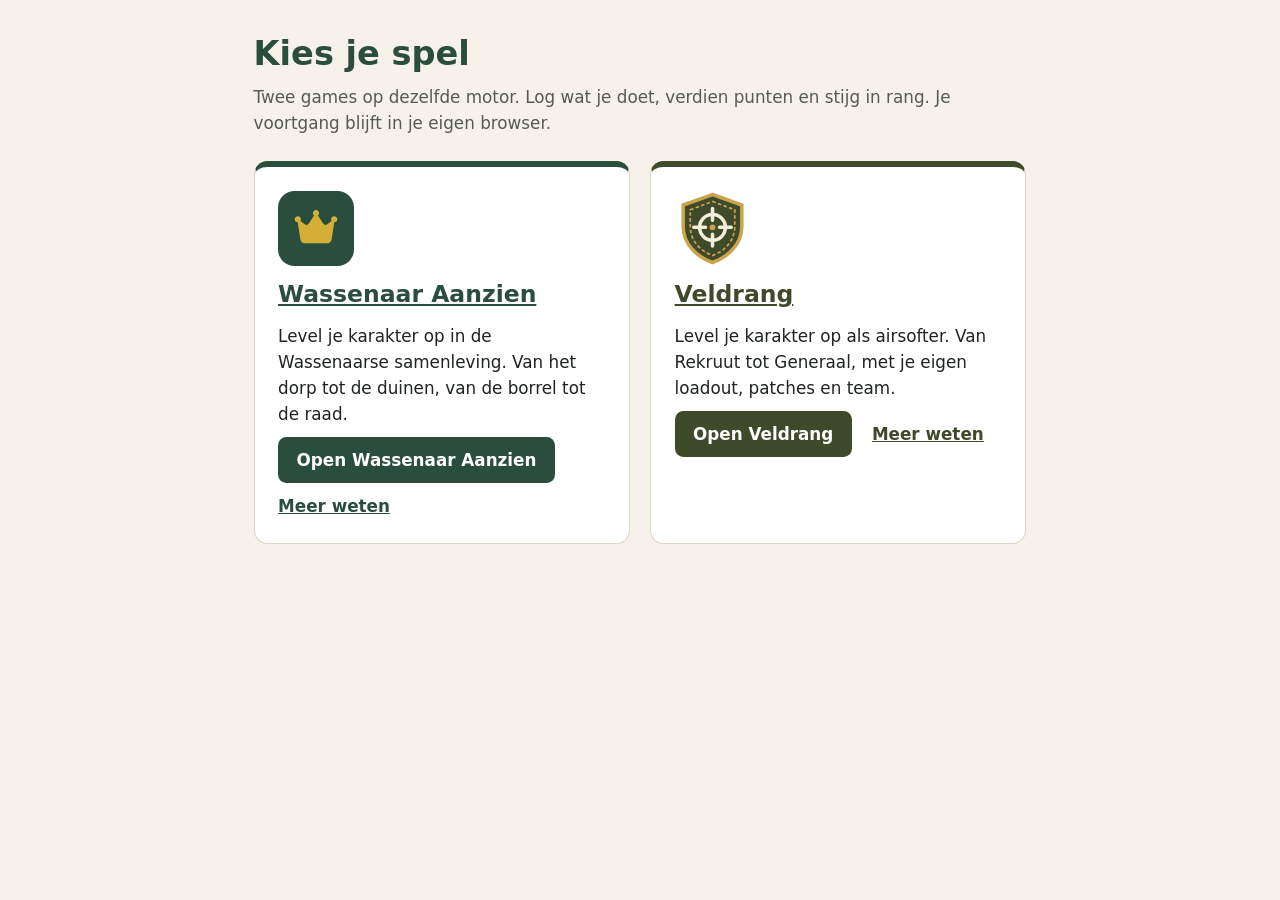
<file: index.html>
<!DOCTYPE html>
<html lang="nl">
<head>
  <meta charset="utf-8">
  <meta name="viewport" content="width=device-width, initial-scale=1">
  <meta http-equiv="Content-Security-Policy" content="default-src 'self'; script-src 'self'; style-src 'self'; img-src 'self'; font-src 'self'; object-src 'none'; base-uri 'self'; form-action 'self'">
  <meta name="robots" content="noindex">
  <meta name="description" content="Twee games op dezelfde motor: Wassenaar Aanzien en Veldrang. Level je karakter op.">
  <meta name="theme-color" content="#2a4d3e">
  <title>Kies je spel: Wassenaar Aanzien of Veldrang</title>
  <link rel="icon" href="wassenaar/iconen/kroon.svg" type="image/svg+xml">
  <link rel="stylesheet" href="keuze.css">
</head>
<body>
<main>
<!-- begin inhoud: index.php zet alleen dit deel in een site -->
<div class="az-keuze">
  <h1>Kies je spel</h1>
  <p class="az-keuze-intro">Twee games op dezelfde motor. Log wat je doet, verdien punten en stijg in rang. Je voortgang blijft in je eigen browser.</p>
  <ul class="az-keuze-lijst">
    <li class="az-keuze-kaart az-keuze-wassenaar">
      <img src="wassenaar/iconen/kroon.svg" alt="" width="72" height="72">
      <h2><a href="wassenaar/">Wassenaar Aanzien</a></h2>
      <p>Level je karakter op in de Wassenaarse samenleving. Van het dorp tot de duinen, van de borrel tot de raad.</p>
      <p class="az-keuze-knoppen"><a class="az-keuze-knop" href="wassenaar/app.html">Open Wassenaar Aanzien</a> <a href="wassenaar/">Meer weten</a></p>
    </li>
    <li class="az-keuze-kaart az-keuze-veldrang">
      <img src="veldrang/iconen/patch.svg" alt="" width="72" height="72">
      <h2><a href="veldrang/">Veldrang</a></h2>
      <p>Level je karakter op als airsofter. Van Rekruut tot Generaal, met je eigen loadout, patches en team.</p>
      <p class="az-keuze-knoppen"><a class="az-keuze-knop" href="veldrang/app.html">Open Veldrang</a> <a href="veldrang/">Meer weten</a></p>
    </li>
  </ul>
</div>
<!-- einde inhoud -->
</main>
</body>
</html>
</file>
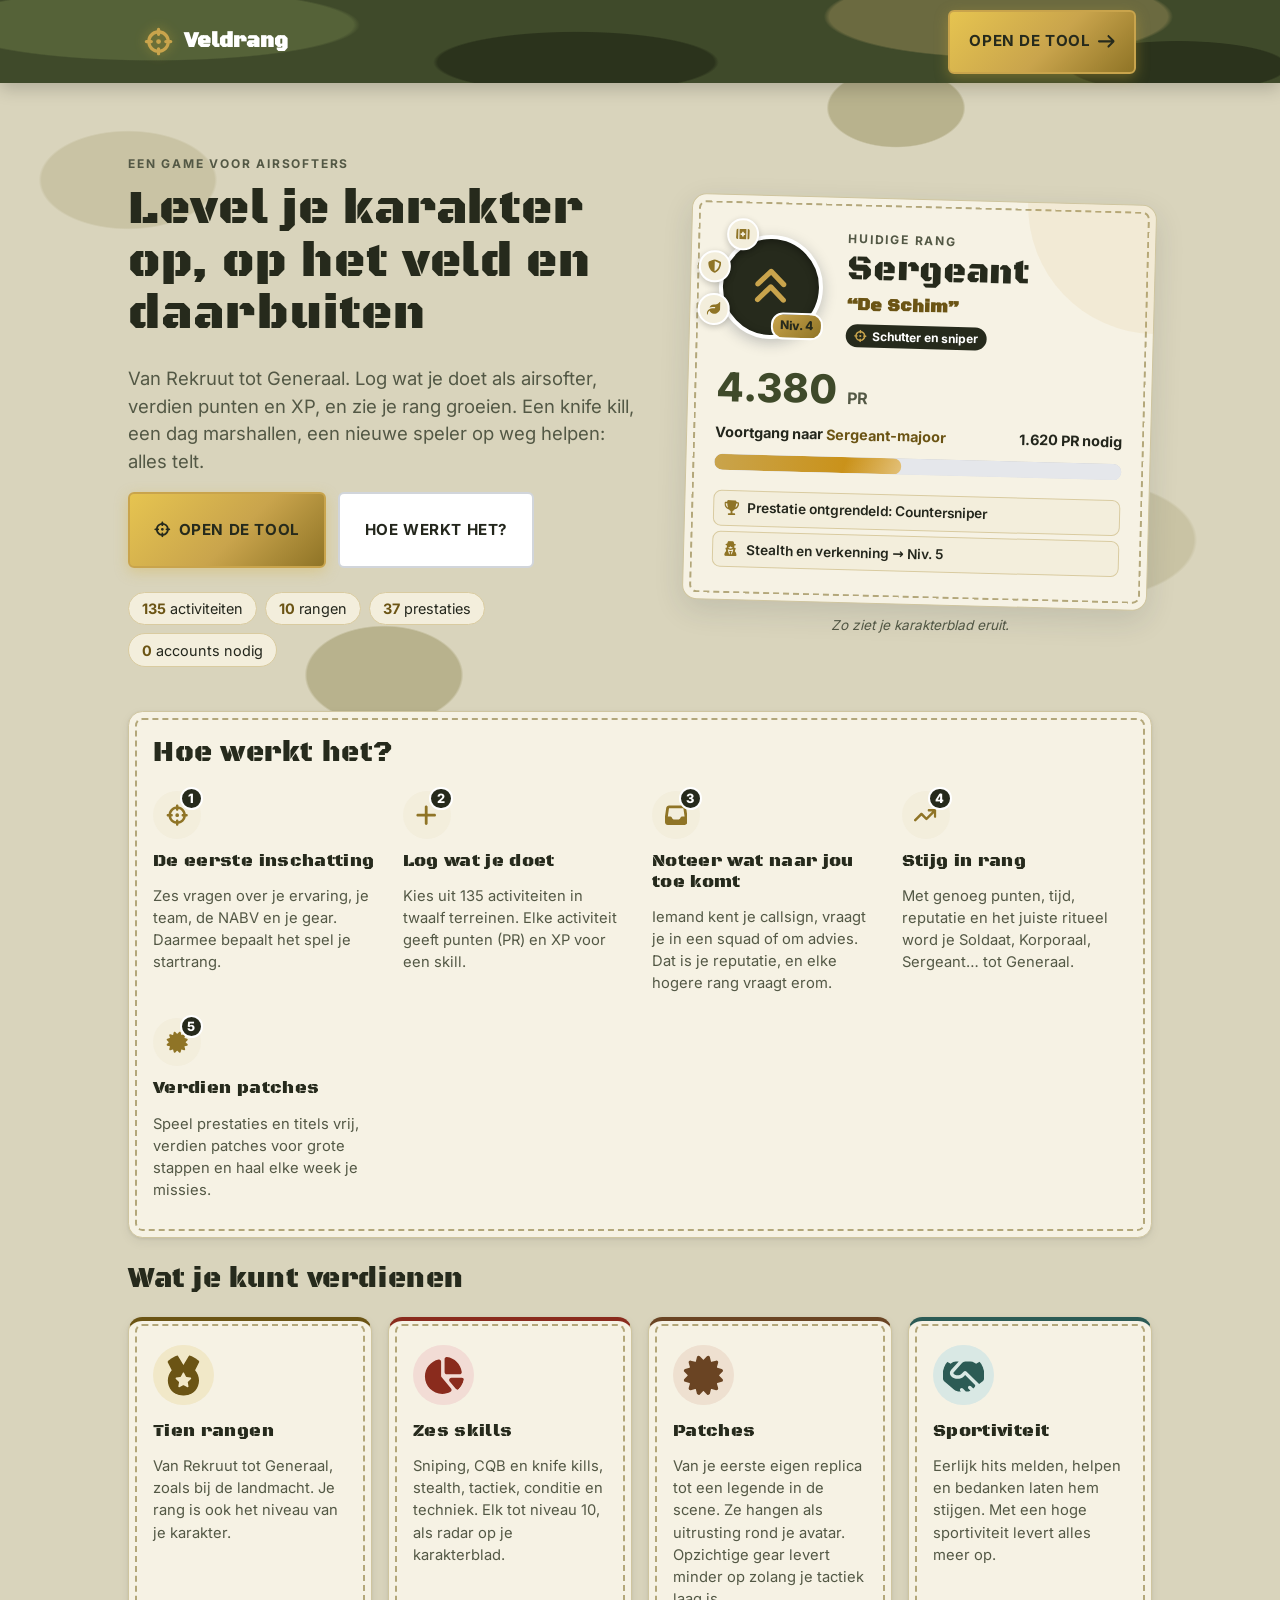
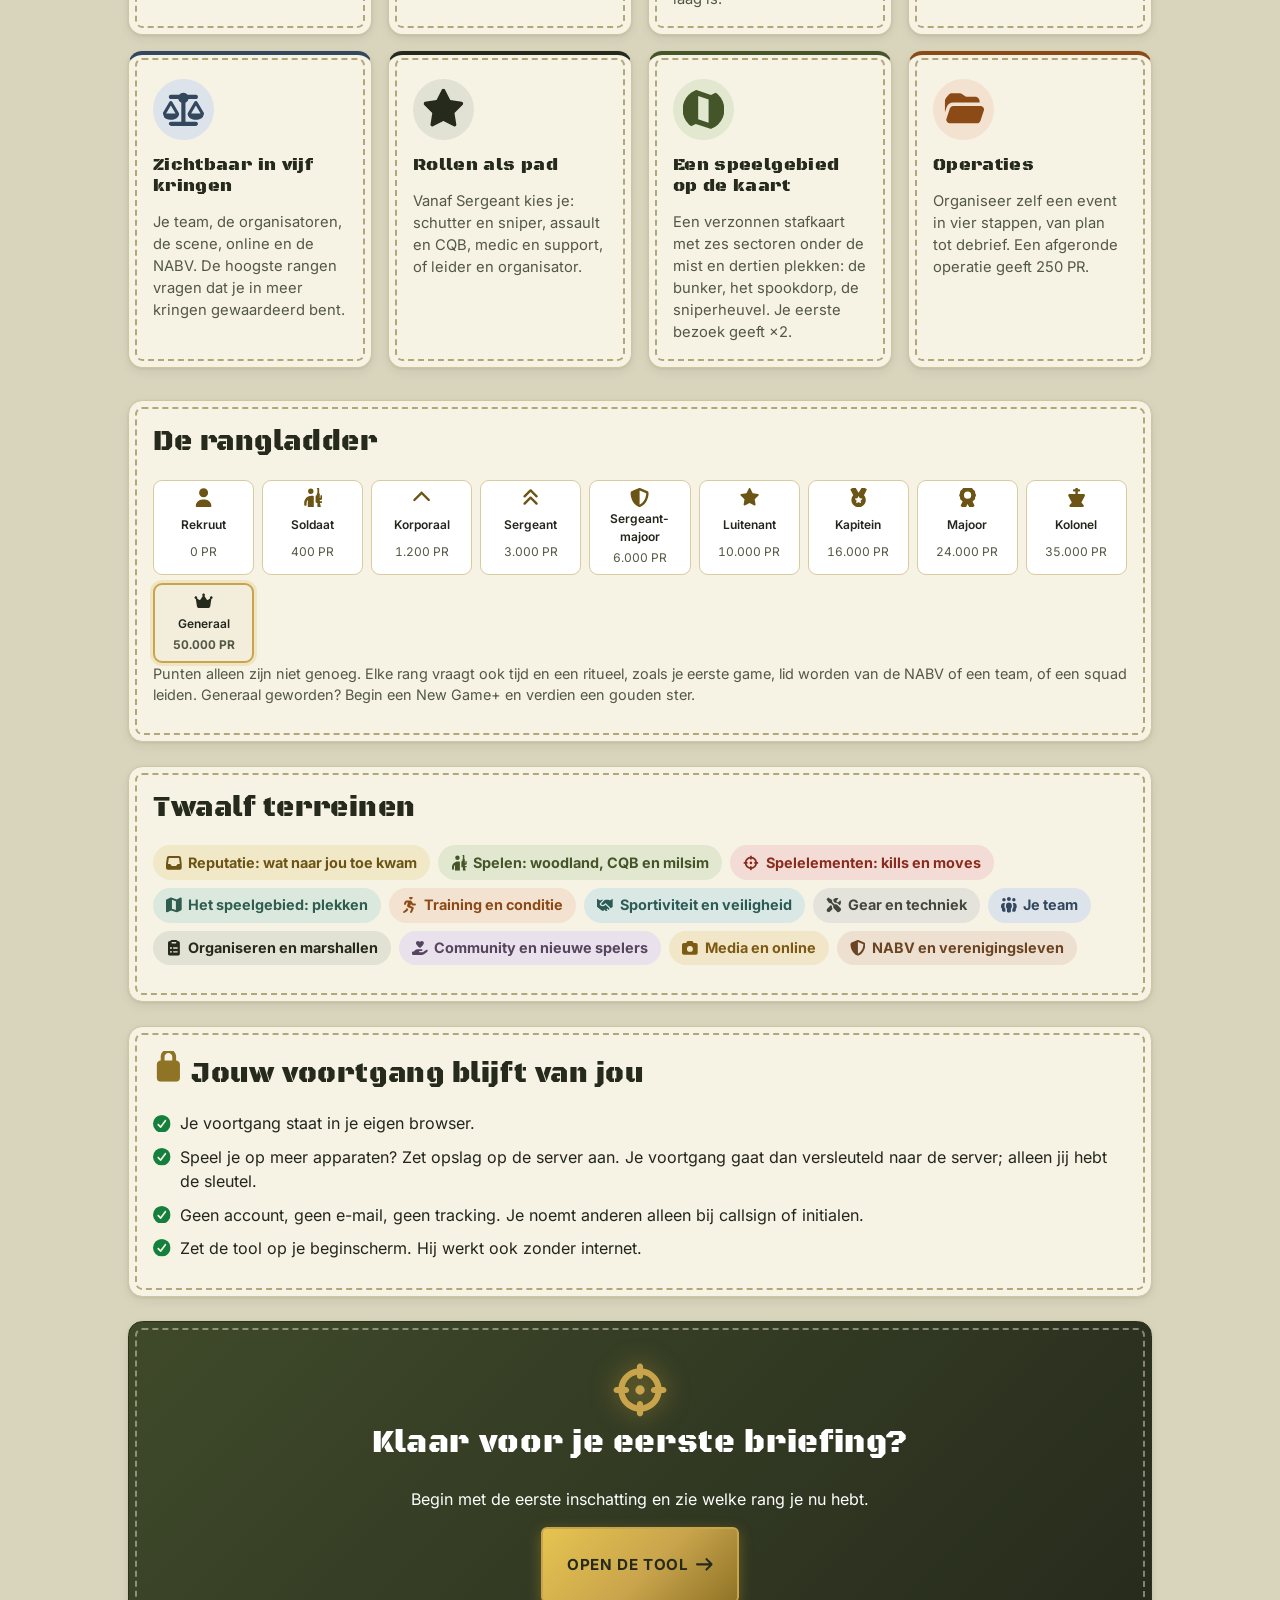
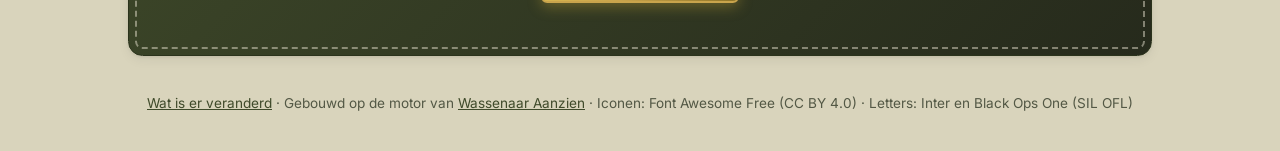
<file: veldrang/index.html>
<!DOCTYPE html>
<html lang="nl">
<head>
  <meta charset="utf-8">
  <meta name="viewport" content="width=device-width, initial-scale=1">
  <meta http-equiv="Content-Security-Policy" content="default-src 'self'; script-src 'self'; style-src 'self'; img-src 'self'; font-src 'self'; object-src 'none'; base-uri 'self'; form-action 'self'">
  <meta name="robots" content="noindex">
  <meta name="description" content="Veldrang: een game waarin je je karakter oplevelt als airsofter, van Rekruut tot Generaal.">
  <meta name="theme-color" content="#3f4a2a">
  <title>Veldrang — level je karakter op als airsofter</title>
  <link rel="icon" href="iconen/patch.svg" type="image/svg+xml">
  <link rel="apple-touch-icon" href="iconen/icoon-180.png">
  <link rel="stylesheet" href="../app.css">
  <link rel="stylesheet" href="../standalone.css">
  <link rel="stylesheet" href="../landing.css">
  <link rel="stylesheet" href="thema.css">
  <link rel="stylesheet" href="pagina.css">
</head>
<body>
<main>
<div id="aanzien" class="landing wereld-veldrang" lang="nl">
  <!-- Iconen: Font Awesome Free (fontawesome.com), CC BY 4.0 -->
  <svg class="sprite" aria-hidden="true" focusable="false">
    <symbol id="az-i-angles-up" viewBox="0 0 384 512"><path d="M214.6 41.4c-12.5-12.5-32.8-12.5-45.3 0l-160 160c-12.5 12.5-12.5 32.8 0 45.3s32.8 12.5 45.3 0L192 109.3 329.4 246.6c12.5 12.5 32.8 12.5 45.3 0s12.5-32.8 0-45.3l-160-160zm160 352l-160-160c-12.5-12.5-32.8-12.5-45.3 0l-160 160c-12.5 12.5-12.5 32.8 0 45.3s32.8 12.5 45.3 0L192 301.3 329.4 438.6c12.5 12.5 32.8 12.5 45.3 0s12.5-32.8 0-45.3z"/></symbol>
    <symbol id="az-i-arrow-right" viewBox="0 0 512 512"><path d="M502.6 278.6c12.5-12.5 12.5-32.8 0-45.3l-160-160c-12.5-12.5-32.8-12.5-45.3 0s-12.5 32.8 0 45.3L402.7 224 32 224c-17.7 0-32 14.3-32 32s14.3 32 32 32l370.7 0-105.4 105.4c-12.5 12.5-12.5 32.8 0 45.3s32.8 12.5 45.3 0l160-160z"/></symbol>
    <symbol id="az-i-arrow-trend-up" viewBox="0 0 576 512"><path d="M384 160c-17.7 0-32-14.3-32-32s14.3-32 32-32l160 0c17.7 0 32 14.3 32 32l0 160c0 17.7-14.3 32-32 32s-32-14.3-32-32l0-82.7-169.4 169.4c-12.5 12.5-32.8 12.5-45.3 0L192 269.3 54.6 406.6c-12.5 12.5-32.8 12.5-45.3 0s-12.5-32.8 0-45.3l160-160c12.5-12.5 32.8-12.5 45.3 0L320 306.7 466.7 160 384 160z"/></symbol>
    <symbol id="az-i-award" viewBox="0 0 448 512"><path d="M245.9-25.9c-13.4-8.2-30.3-8.2-43.7 0-24.4 14.9-39.5 18.9-68.1 18.3-15.7-.4-30.3 8.1-37.9 21.9-13.7 25.1-24.8 36.2-49.9 49.9-13.8 7.5-22.2 22.2-21.9 37.9 .7 28.6-3.4 43.7-18.3 68.1-8.2 13.4-8.2 30.3 0 43.7 14.9 24.4 18.9 39.5 18.3 68.1-.4 15.7 8.1 30.3 21.9 37.9 22.1 12.1 33.3 22.1 45.1 41.5L42.7 458.5c-5.9 11.9-1.1 26.3 10.7 32.2l86 43c11.5 5.7 25.5 1.4 31.7-9.8l52.8-95.1 52.8 95.1c6.2 11.2 20.2 15.6 31.7 9.8l86-43c11.9-5.9 16.7-20.3 10.7-32.2l-48.6-97.2c11.7-19.4 23-29.4 45.1-41.5 13.8-7.5 22.2-22.2 21.9-37.9-.7-28.6 3.4-43.7 18.3-68.1 8.2-13.4 8.2-30.3 0-43.7-14.9-24.4-18.9-39.5-18.3-68.1 .4-15.7-8.1-30.3-21.9-37.9-25.1-13.7-36.2-24.8-49.9-49.9-7.5-13.8-22.2-22.2-37.9-21.9-28.6 .7-43.7-3.4-68.1-18.3zM224 96a96 96 0 1 1 0 192 96 96 0 1 1 0-192z"/></symbol>
    <symbol id="az-i-camera" viewBox="0 0 512 512"><path d="M149.1 64.8L138.7 96 64 96C28.7 96 0 124.7 0 160L0 416c0 35.3 28.7 64 64 64l384 0c35.3 0 64-28.7 64-64l0-256c0-35.3-28.7-64-64-64l-74.7 0-10.4-31.2C356.4 45.2 338.1 32 317.4 32L194.6 32c-20.7 0-39 13.2-45.5 32.8zM256 192a96 96 0 1 1 0 192 96 96 0 1 1 0-192z"/></symbol>
    <symbol id="az-i-certificate" viewBox="0 0 576 512"><path d="M239.2-8c-6.1-6.2-15-8.7-23.4-6.4S200.9-5.6 198.8 2.8L183.5 63c-1.1 4.4-5.6 7-9.9 5.7L113.8 51.9c-8.4-2.4-17.4 0-23.5 6.1s-8.5 15.1-6.1 23.5l16.9 59.8c1.2 4.3-1.4 8.8-5.7 9.9L35.1 166.5c-8.4 2.1-15 8.7-17.3 17.1s.2 17.3 6.4 23.4l44.5 43.3c3.2 3.1 3.2 8.3 0 11.5L24.3 305.1c-6.2 6.1-8.7 15-6.4 23.4s8.9 14.9 17.3 17.1l60.2 15.3c4.4 1.1 7 5.6 5.7 9.9L84.2 430.5c-2.4 8.4 0 17.4 6.1 23.5s15.1 8.5 23.5 6.1l59.8-16.9c4.3-1.2 8.8 1.4 9.9 5.7l15.3 60.2c2.1 8.4 8.7 15 17.1 17.3s17.3-.2 23.4-6.4l43.3-44.5c3.1-3.2 8.3-3.2 11.5 0L337.3 520c6.1 6.2 15 8.7 23.4 6.4s14.9-8.9 17.1-17.3L393.1 449c1.1-4.4 5.6-7 9.9-5.7l59.8 16.9c8.4 2.4 17.4 0 23.5-6.1s8.5-15.1 6.1-23.5l-16.9-59.8c-1.2-4.3 1.4-8.8 5.7-9.9l60.2-15.3c8.4-2.1 15-8.7 17.3-17.1s-.2-17.4-6.4-23.4l-44.5-43.3c-3.2-3.1-3.2-8.3 0-11.5l44.5-43.3c6.2-6.1 8.7-15 6.4-23.4s-8.9-14.9-17.3-17.1l-60.2-15.3c-4.4-1.1-7-5.6-5.7-9.9l16.9-59.8c2.4-8.4 0-17.4-6.1-23.5s-15.1-8.5-23.5-6.1L403 68.8c-4.3 1.2-8.8-1.4-9.9-5.7L377.8 2.8c-2.1-8.4-8.7-15-17.1-17.3s-17.3 .2-23.4 6.4L294 36.5c-3.1 3.2-8.3 3.2-11.5 0L239.2-8z"/></symbol>
    <symbol id="az-i-chart-pie" viewBox="0 0 576 512"><path d="M512.4 240l-176 0c-17.7 0-32-14.3-32-32l0-176c0-17.7 14.4-32.2 31.9-29.9 107 14.2 191.8 99 206 206 2.3 17.5-12.2 31.9-29.9 31.9zM222.6 37.2c18.1-3.8 33.8 11 33.8 29.5l0 197.3c0 5.6 2 11 5.5 15.3L394 438.7c11.7 14.1 9.2 35.4-6.9 44.1-34.1 18.6-73.2 29.2-114.7 29.2-132.5 0-240-107.5-240-240 0-115.5 81.5-211.9 190.2-234.8zM477.8 288l64 0c18.5 0 33.3 15.7 29.5 33.8-10.2 48.4-35 91.4-69.6 124.2-12.3 11.7-31.6 9.2-42.4-3.9L374.9 340.4c-17.3-20.9-2.4-52.4 24.6-52.4l78.2 0z"/></symbol>
    <symbol id="az-i-chess-king" viewBox="0 0 448 512"><path d="M224-32c17.7 0 32 14.3 32 32l0 32 32 0c17.7 0 32 14.3 32 32s-14.3 32-32 32l-32 0 0 64 153.8 0c21.1 0 38.2 17.1 38.2 38.2 0 6.4-1.6 12.7-4.7 18.3L352 384 408.2 454.3c5 6.3 7.8 14.1 7.8 22.2 0 19.6-15.9 35.5-35.5 35.5L67.5 512c-19.6 0-35.5-15.9-35.5-35.5 0-8.1 2.7-15.9 7.8-22.2L96 384 4.7 216.6C1.6 210.9 0 204.6 0 198.2 0 177.1 17.1 160 38.2 160l153.8 0 0-64-32 0c-17.7 0-32-14.3-32-32s14.3-32 32-32l32 0 0-32c0-17.7 14.3-32 32-32z"/></symbol>
    <symbol id="az-i-chevron-up" viewBox="0 0 448 512"><path d="M201.4 105.4c12.5-12.5 32.8-12.5 45.3 0l192 192c12.5 12.5 12.5 32.8 0 45.3s-32.8 12.5-45.3 0L224 173.3 54.6 342.6c-12.5 12.5-32.8 12.5-45.3 0s-12.5-32.8 0-45.3l192-192z"/></symbol>
    <symbol id="az-i-circle-check" viewBox="0 0 512 512"><path d="M256 512a256 256 0 1 1 0-512 256 256 0 1 1 0 512zM374 145.7c-10.7-7.8-25.7-5.4-33.5 5.3L221.1 315.2 169 263.1c-9.4-9.4-24.6-9.4-33.9 0s-9.4 24.6 0 33.9l72 72c5 5 11.8 7.5 18.8 7s13.4-4.1 17.5-9.8L379.3 179.2c7.8-10.7 5.4-25.7-5.3-33.5z"/></symbol>
    <symbol id="az-i-clipboard-list" viewBox="0 0 384 512"><path d="M311.4 32l8.6 0c35.3 0 64 28.7 64 64l0 352c0 35.3-28.7 64-64 64L64 512c-35.3 0-64-28.7-64-64L0 96C0 60.7 28.7 32 64 32l8.6 0C83.6 12.9 104.3 0 128 0L256 0c23.7 0 44.4 12.9 55.4 32zM248 112c13.3 0 24-10.7 24-24s-10.7-24-24-24L136 64c-13.3 0-24 10.7-24 24s10.7 24 24 24l112 0zM128 256a32 32 0 1 0 -64 0 32 32 0 1 0 64 0zm32 0c0 13.3 10.7 24 24 24l112 0c13.3 0 24-10.7 24-24s-10.7-24-24-24l-112 0c-13.3 0-24 10.7-24 24zm0 128c0 13.3 10.7 24 24 24l112 0c13.3 0 24-10.7 24-24s-10.7-24-24-24l-112 0c-13.3 0-24 10.7-24 24zM96 416a32 32 0 1 0 0-64 32 32 0 1 0 0 64z"/></symbol>
    <symbol id="az-i-crosshairs" viewBox="0 0 576 512"><path d="M288-16c17.7 0 32 14.3 32 32l0 18.3c98.1 14 175.7 91.6 189.7 189.7l18.3 0c17.7 0 32 14.3 32 32s-14.3 32-32 32l-18.3 0c-14 98.1-91.6 175.7-189.7 189.7l0 18.3c0 17.7-14.3 32-32 32s-32-14.3-32-32l0-18.3C157.9 463.7 80.3 386.1 66.3 288L48 288c-17.7 0-32-14.3-32-32s14.3-32 32-32l18.3 0C80.3 125.9 157.9 48.3 256 34.3L256 16c0-17.7 14.3-32 32-32zM131.2 288c12.7 62.7 62.1 112.1 124.8 124.8l0-12.8c0-17.7 14.3-32 32-32s32 14.3 32 32l0 12.8c62.7-12.7 112.1-62.1 124.8-124.8L432 288c-17.7 0-32-14.3-32-32s14.3-32 32-32l12.8 0C432.1 161.3 382.7 111.9 320 99.2l0 12.8c0 17.7-14.3 32-32 32s-32-14.3-32-32l0-12.8C193.3 111.9 143.9 161.3 131.2 224l12.8 0c17.7 0 32 14.3 32 32s-14.3 32-32 32l-12.8 0zM288 208a48 48 0 1 1 0 96 48 48 0 1 1 0-96z"/></symbol>
    <symbol id="az-i-crown" viewBox="0 0 576 512"><path d="M313 87.2c9.2-7.3 15-18.6 15-31.2 0-22.1-17.9-40-40-40s-40 17.9-40 40c0 12.6 5.9 23.9 15 31.2L194.6 194.8c-10 15.7-31.3 19.6-46.2 8.4L88.9 158.7c4.5-6.4 7.1-14.3 7.1-22.7 0-22.1-17.9-40-40-40s-40 17.9-40 40c0 21.8 17.5 39.6 39.2 40L87.8 393.5c4.7 31.3 31.6 54.5 63.3 54.5l273.8 0c31.7 0 58.6-23.2 63.3-54.5L520.8 176c21.7-.4 39.2-18.2 39.2-40 0-22.1-17.9-40-40-40s-40 17.9-40 40c0 8.4 2.6 16.3 7.1 22.7l-59.4 44.6c-14.9 11.2-36.2 7.3-46.2-8.4L313 87.2z"/></symbol>
    <symbol id="az-i-folder-open" viewBox="0 0 576 512"><path d="M56 225.6L32.4 296.2 32.4 96c0-35.3 28.7-64 64-64l138.7 0c13.8 0 27.3 4.5 38.4 12.8l38.4 28.8c5.5 4.2 12.3 6.4 19.2 6.4l117.3 0c35.3 0 64 28.7 64 64l0 16-365.4 0c-41.3 0-78 26.4-91.1 65.6zM477.8 448L99 448c-32.8 0-55.9-32.1-45.5-63.2l48-144C108 221.2 126.4 208 147 208l378.8 0c32.8 0 55.9 32.1 45.5 63.2l-48 144c-6.5 19.6-24.9 32.8-45.5 32.8z"/></symbol>
    <symbol id="az-i-hand-holding-heart" viewBox="0 0 576 512"><path d="M279.6 31C265.5 11.5 242.9 0 218.9 0 177.5 0 144 33.5 144 74.9l0 2.4c0 64.4 82 133.4 122.2 163.3 13 9.7 30.5 9.7 43.5 0 40.2-30 122.2-98.9 122.2-163.3l0-2.4c0-41.4-33.5-74.9-74.9-74.9-24 0-46.6 11.5-60.7 31L288 42.7 279.6 31zM109.3 341.5L66.7 384 32 384c-17.7 0-32 14.3-32 32l0 64c0 17.7 14.3 32 32 32l320.5 0c29 0 57.3-9.3 80.7-26.5l126.6-93.3c17.8-13.1 21.6-38.1 8.5-55.9s-38.1-21.6-55.9-8.5L392.6 416 280 416c-13.3 0-24-10.7-24-24s10.7-24 24-24l72 0c17.7 0 32-14.3 32-32s-14.3-32-32-32l-152.2 0c-33.9 0-66.5 13.5-90.5 37.5z"/></symbol>
    <symbol id="az-i-handshake" viewBox="0 0 576 512"><path d="M268.9 85.2L152.3 214.8c-4.6 5.1-4.4 13 .5 17.9 30.5 30.5 80 30.5 110.5 0l31.8-31.8c4.2-4.2 9.5-6.5 14.9-6.9 6.8-.6 13.8 1.7 19 6.9L505.6 376 576 320 576 32 464 96 440.2 80.1C424.4 69.6 405.9 64 386.9 64l-70.4 0c-1.1 0-2.3 0-3.4 .1-16.9 .9-32.8 8.5-44.2 21.1zM116.6 182.7L223.4 64 183.8 64c-25.5 0-49.9 10.1-67.9 28.1L112 96 0 32 0 320 156.4 450.3c23 19.2 52 29.7 81.9 29.7l15.7 0-7-7c-9.4-9.4-9.4-24.6 0-33.9s24.6-9.4 33.9 0l41 41 9 0c19.1 0 37.8-4.3 54.8-12.3L359 441c-9.4-9.4-9.4-24.6 0-33.9s24.6-9.4 33.9 0l32 32 17.5-17.5c8.9-8.9 11.5-21.8 7.6-33.1l-137.9-136.8-14.9 14.9c-49.3 49.3-129.1 49.3-178.4 0-23-23-23.9-59.9-2.2-84z"/></symbol>
    <symbol id="az-i-inbox" viewBox="0 0 512 512"><path d="M91.8 32C59.9 32 32.9 55.4 28.4 86.9L.6 281.2c-.4 3-.6 6-.6 9.1L0 416c0 35.3 28.7 64 64 64l384 0c35.3 0 64-28.7 64-64l0-125.7c0-3-.2-6.1-.6-9.1L483.6 86.9C479.1 55.4 452.1 32 420.2 32L91.8 32zm0 64l328.5 0 27.4 192-59.9 0c-12.1 0-23.2 6.8-28.6 17.7l-14.3 28.6c-5.4 10.8-16.5 17.7-28.6 17.7l-120.4 0c-12.1 0-23.2-6.8-28.6-17.7l-14.3-28.6c-5.4-10.8-16.5-17.7-28.6-17.7L64.3 288 91.8 96z"/></symbol>
    <symbol id="az-i-kit-medical" viewBox="0 0 512 512"><path d="M64 64C28.7 64 0 92.7 0 128L0 384c0 35.3 28.7 64 64 64l16 0 0-384-16 0zm64 0l0 384 256 0 0-384-256 0zM448 448c35.3 0 64-28.7 64-64l0-256c0-35.3-28.7-64-64-64l-16 0 0 384 16 0zM224 184c0-8.8 7.2-16 16-16l32 0c8.8 0 16 7.2 16 16l0 40 40 0c8.8 0 16 7.2 16 16l0 32c0 8.8-7.2 16-16 16l-40 0 0 40c0 8.8-7.2 16-16 16l-32 0c-8.8 0-16-7.2-16-16l0-40-40 0c-8.8 0-16-7.2-16-16l0-32c0-8.8 7.2-16 16-16l40 0 0-40z"/></symbol>
    <symbol id="az-i-leaf" viewBox="0 0 512 512"><path d="M471.3 6.7C477.7 .6 487-1.6 495.6 1.2 505.4 4.5 512 13.7 512 24l0 186.9c0 131.2-108.1 237.1-238.8 237.1-77 0-143.4-49.5-167.5-118.7-35.4 30.8-57.7 76.1-57.7 126.7 0 13.3-10.7 24-24 24S0 469.3 0 456C0 381.1 38.2 315.1 96.1 276.3 131.4 252.7 173.5 240 216 240l80 0c13.3 0 24-10.7 24-24s-10.7-24-24-24l-80 0c-39.7 0-77.3 8.8-111 24.5 23.3-70 89.2-120.5 167-120.5 66.4 0 115.8-22.1 148.7-44 19.2-12.8 35.5-28.1 50.7-45.3z"/></symbol>
    <symbol id="az-i-lock" viewBox="0 0 384 512"><path d="M128 96l0 64 128 0 0-64c0-35.3-28.7-64-64-64s-64 28.7-64 64zM64 160l0-64C64 25.3 121.3-32 192-32S320 25.3 320 96l0 64c35.3 0 64 28.7 64 64l0 224c0 35.3-28.7 64-64 64L64 512c-35.3 0-64-28.7-64-64L0 224c0-35.3 28.7-64 64-64z"/></symbol>
    <symbol id="az-i-map" viewBox="0 0 512 512"><path d="M512 48c0-11.1-5.7-21.4-15.2-27.2s-21.2-6.4-31.1-1.4L349.5 77.5 170.1 17.6c-8.1-2.7-16.8-2.1-24.4 1.7l-128 64C6.8 88.8 0 99.9 0 112L0 464c0 11.1 5.7 21.4 15.2 27.2s21.2 6.4 31.1 1.4l116.1-58.1 179.4 59.8c8.1 2.7 16.8 2.1 24.4-1.7l128-64c10.8-5.4 17.7-16.5 17.7-28.6l0-352zM192 376.9l0-284.5 128 42.7 0 284.5-128-42.7z"/></symbol>
    <symbol id="az-i-medal" viewBox="0 0 448 512"><path d="M224.3 128L139.7-12.9c-6.5-10.8-20.1-14.7-31.3-9.1L21.8 21.3C9.9 27.2 5.1 41.6 11 53.5L80.6 192.6c-30.1 33.9-48.3 78.5-48.3 127.4 0 106 86 192 192 192s192-86 192-192c0-48.9-18.3-93.5-48.3-127.4L437.6 53.5c5.9-11.9 1.1-26.3-10.7-32.2L340.2-22.1c-11.2-5.6-24.9-1.6-31.3 9.1L224.3 128zm30.8 142.5c1.4 2.8 4 4.7 7 5.1l50.1 7.3c7.7 1.1 10.7 10.5 5.2 16l-36.3 35.4c-2.2 2.2-3.2 5.2-2.7 8.3l8.6 49.9c1.3 7.6-6.7 13.5-13.6 9.9l-44.8-23.6c-2.7-1.4-6-1.4-8.7 0l-44.8 23.6c-6.9 3.6-14.9-2.2-13.6-9.9l8.6-49.9c.5-3-.5-6.1-2.7-8.3l-36.3-35.4c-5.6-5.4-2.5-14.8 5.2-16l50.1-7.3c3-.4 5.7-2.4 7-5.1l22.4-45.4c3.4-7 13.3-7 16.8 0l22.4 45.4z"/></symbol>
    <symbol id="az-i-people-group" viewBox="0 0 512 512"><path d="M256 0a64 64 0 1 1 0 128 64 64 0 1 1 0-128zm96 312c0 25-12.7 47-32 59.9l0 92.1c0 26.5-21.5 48-48 48l-32 0c-26.5 0-48-21.5-48-48l0-92.1C172.7 359 160 337 160 312l0-40c0-53 43-96 96-96s96 43 96 96l0 40zM96 32a56 56 0 1 1 0 112 56 56 0 1 1 0-112zm16 240l0 32c0 32.5 12.1 62.1 32 84.7l0 75.3c0 1.2 0 2.5 .1 3.7-8.5 7.6-19.7 12.3-32.1 12.3l-32 0c-26.5 0-48-21.5-48-48l0-56.6C12.9 364.4 0 343.7 0 320l0-32c0-53 43-96 96-96 12.7 0 24.8 2.5 35.9 6.9-12.6 21.4-19.9 46.4-19.9 73.1zM368 464l0-75.3c19.9-22.5 32-52.2 32-84.7l0-32c0-26.7-7.3-51.6-19.9-73.1 11.1-4.5 23.2-6.9 35.9-6.9 53 0 96 43 96 96l0 32c0 23.7-12.9 44.4-32 55.4l0 56.6c0 26.5-21.5 48-48 48l-32 0c-12.3 0-23.6-4.6-32.1-12.3 0-1.2 .1-2.5 .1-3.7zM416 32a56 56 0 1 1 0 112 56 56 0 1 1 0-112z"/></symbol>
    <symbol id="az-i-person-rifle" viewBox="0 0 512 512"><path d="M416 0L384 0c-8.8 0-16 7.2-16 16s7.2 16 16 16l0 100.3c-9.6 5.5-16 15.9-16 27.7l0 32c-17.7 0-32 14.3-32 32l0 144c0 17.7 14.3 32 32 32l16 0 0 96c0 8.8 7.2 16 16 16l59.5 0c10.4 0 18-9.8 15.5-19.9l-23-92.1 44 0c8.8 0 16-7.2 16-16l0-16c0-8.8-7.2-16-16-16l-48 0 0-26.7 53.1-17.7c6.5-2.2 10.9-8.3 10.9-15.2l0-84.5c0-8.8-7.2-16-16-16l-16 0c-8.8 0-16 7.2-16 16l0 56-16 5.3 0-109.3c0-11.8-6.4-22.2-16-27.7L432 16c0-8.8-7.2-16-16-16zM224 208C118 208 32 294 32 400l0 48c0 17.7 14.3 32 32 32s32-14.3 32-32l0-48c0-32.5 12.1-62.1 32-84.7l0 196.7 160 0 0-293.1c-20-7.1-41.6-10.9-64-10.9zM280 88a72 72 0 1 0 -144 0 72 72 0 1 0 144 0z"/></symbol>
    <symbol id="az-i-person-running" viewBox="0 0 448 512"><path d="M256.5-32a56 56 0 1 1 0 112 56 56 0 1 1 0-112zM123.6 176c-3.3 0-6.2 2-7.4 5L94.2 235.9c-6.6 16.4-25.2 24.4-41.6 17.8s-24.4-25.2-17.8-41.6l21.9-54.9C67.7 129.9 94.1 112 123.6 112l97.3 0c28.5 0 54.8 15.1 69.1 39.7l32.8 56.3 61.6 0c17.7 0 32 14.3 32 32s-14.3 32-32 32l-61.6 0c-22.8 0-43.8-12.1-55.3-31.8l-10-17.1-20.7 70.4 75.4 22.6c27.7 8.3 41.8 39 30.1 65.5L285.7 509c-7.2 16.2-26.1 23.4-42.2 16.2s-23.4-26.1-16.2-42.2l49.2-110.8-95.9-28.8c-32.7-9.8-52-43.7-43.7-76.8l22.7-90.6-35.9 0zm-8 181c13.3 14.9 30.7 26.3 51.2 32.4l4.7 1.4-6.9 19.3c-5.8 16.3-16 30.8-29.3 41.8L52.9 519.8c-13.6 11.2-33.8 9.3-45-4.3s-9.3-33.8 4.3-45l82.4-67.9c4.5-3.7 7.8-8.5 9.8-13.9L115.6 357z"/></symbol>
    <symbol id="az-i-plus" viewBox="0 0 448 512"><path d="M256 64c0-17.7-14.3-32-32-32s-32 14.3-32 32l0 160-160 0c-17.7 0-32 14.3-32 32s14.3 32 32 32l160 0 0 160c0 17.7 14.3 32 32 32s32-14.3 32-32l0-160 160 0c17.7 0 32-14.3 32-32s-14.3-32-32-32l-160 0 0-160z"/></symbol>
    <symbol id="az-i-scale-balanced" viewBox="0 0 640 512"><path d="M384 32l128 0c17.7 0 32 14.3 32 32s-14.3 32-32 32L398.4 96c-5.2 25.8-22.9 47.1-46.4 57.3l0 294.7 160 0c17.7 0 32 14.3 32 32s-14.3 32-32 32l-384 0c-17.7 0-32-14.3-32-32s14.3-32 32-32l160 0 0-294.7c-23.5-10.3-41.2-31.6-46.4-57.3L128 96c-17.7 0-32-14.3-32-32s14.3-32 32-32l128 0c14.6-19.4 37.8-32 64-32s49.4 12.6 64 32zm55.6 288L584.4 320 512 195.8 439.6 320zM512 416c-62.9 0-115.2-34-126-78.9-2.6-11 1-22.3 6.7-32.1l95.2-163.2c5-8.6 14.2-13.8 24.1-13.8s19.1 5.3 24.1 13.8l95.2 163.2c5.7 9.8 9.3 21.1 6.7 32.1-10.8 44.8-63.1 78.9-126 78.9zM126.8 195.8L54.4 320 199.3 320 126.8 195.8zM.9 337.1c-2.6-11 1-22.3 6.7-32.1l95.2-163.2c5-8.6 14.2-13.8 24.1-13.8s19.1 5.3 24.1 13.8l95.2 163.2c5.7 9.8 9.3 21.1 6.7 32.1-10.8 44.8-63.1 78.9-126 78.9S11.7 382 .9 337.1z"/></symbol>
    <symbol id="az-i-screwdriver-wrench" viewBox="0 0 576 512"><path d="M70.8-6.7c5.4-5.4 13.8-6.2 20.2-2L209.9 70.5c8.9 5.9 14.2 15.9 14.2 26.6l0 49.6 90.8 90.8c33.3-15 73.9-8.9 101.2 18.5L542.2 382.1c18.7 18.7 18.7 49.1 0 67.9l-60.1 60.1c-18.7 18.7-49.1 18.7-67.9 0L288.1 384c-27.4-27.4-33.5-67.9-18.5-101.2l-90.8-90.8-49.6 0c-10.7 0-20.7-5.3-26.6-14.2L23.4 58.9c-4.2-6.3-3.4-14.8 2-20.2L70.8-6.7zm145 303.5c-6.3 36.9 2.3 75.9 26.2 107.2l-94.9 95c-28.1 28.1-73.7 28.1-101.8 0s-28.1-73.7 0-101.8l135.4-135.5 35.2 35.1zM384.1 0c20.1 0 39.4 3.7 57.1 10.5 10 3.8 11.8 16.5 4.3 24.1L388.8 91.3c-3 3-4.7 7.1-4.7 11.3l0 41.4c0 8.8 7.2 16 16 16l41.4 0c4.2 0 8.3-1.7 11.3-4.7l56.7-56.7c7.6-7.5 20.3-5.7 24.1 4.3 6.8 17.7 10.5 37 10.5 57.1 0 43.2-17.2 82.3-45 111.1l-49.1-49.1c-33.1-33-78.5-45.7-121.1-38.4l-56.8-56.8 0-29.7-.2-5c-.8-12.4-4.4-24.3-10.5-34.9 29.4-35 73.4-57.2 122.7-57.3z"/></symbol>
    <symbol id="az-i-shield-halved" viewBox="0 0 512 512"><path d="M256 0c4.6 0 9.2 1 13.4 2.9L457.8 82.8c22 9.3 38.4 31 38.3 57.2-.5 99.2-41.3 280.7-213.6 363.2-16.7 8-36.1 8-52.8 0-172.4-82.5-213.1-264-213.6-363.2-.1-26.2 16.3-47.9 38.3-57.2L242.7 2.9C246.9 1 251.4 0 256 0zm0 66.8l0 378.1c138-66.8 175.1-214.8 176-303.4l-176-74.6 0 0z"/></symbol>
    <symbol id="az-i-star" viewBox="0 0 576 512"><path d="M309.5-18.9c-4.1-8-12.4-13.1-21.4-13.1s-17.3 5.1-21.4 13.1L193.1 125.3 33.2 150.7c-8.9 1.4-16.3 7.7-19.1 16.3s-.5 18 5.8 24.4l114.4 114.5-25.2 159.9c-1.4 8.9 2.3 17.9 9.6 23.2s16.9 6.1 25 2L288.1 417.6 432.4 491c8 4.1 17.7 3.3 25-2s11-14.2 9.6-23.2L441.7 305.9 556.1 191.4c6.4-6.4 8.6-15.8 5.8-24.4s-10.1-14.9-19.1-16.3L383 125.3 309.5-18.9z"/></symbol>
    <symbol id="az-i-trophy" viewBox="0 0 512 512"><path d="M144.3 0l224 0c26.5 0 48.1 21.8 47.1 48.2-.2 5.3-.4 10.6-.7 15.8l49.6 0c26.1 0 49.1 21.6 47.1 49.8-7.5 103.7-60.5 160.7-118 190.5-15.8 8.2-31.9 14.3-47.2 18.8-20.2 28.6-41.2 43.7-57.9 51.8l0 73.1 64 0c17.7 0 32 14.3 32 32s-14.3 32-32 32l-192 0c-17.7 0-32-14.3-32-32s14.3-32 32-32l64 0 0-73.1c-16-7.7-35.9-22-55.3-48.3-18.4-4.8-38.4-12.1-57.9-23.1-54.1-30.3-102.9-87.4-109.9-189.9-1.9-28.1 21-49.7 47.1-49.7l49.6 0c-.3-5.2-.5-10.4-.7-15.8-1-26.5 20.6-48.2 47.1-48.2zM101.5 112l-52.4 0c6.2 84.7 45.1 127.1 85.2 149.6-14.4-37.3-26.3-86-32.8-149.6zM380 256.8c40.5-23.8 77.1-66.1 83.3-144.8L411 112c-6.2 60.9-17.4 108.2-31 144.8z"/></symbol>
    <symbol id="az-i-user" viewBox="0 0 448 512"><path d="M224 248a120 120 0 1 0 0-240 120 120 0 1 0 0 240zm-29.7 56C95.8 304 16 383.8 16 482.3 16 498.7 29.3 512 45.7 512l356.6 0c16.4 0 29.7-13.3 29.7-29.7 0-98.5-79.8-178.3-178.3-178.3l-59.4 0z"/></symbol>
    <symbol id="az-i-user-secret" viewBox="0 0 448 512"><path d="M171-16c-36.4 0-57.8 58.3-68.3 112L72 96c-13.3 0-24 10.7-24 24s10.7 24 24 24l24 0 0 32c0 17 3.3 33.2 9.3 48l-9.3 0 0 0-20.5 0c-15.2 0-27.5 12.3-27.5 27.5 0 3 .5 5.9 1.4 8.7l28.9 86.6C40.2 379.6 16 428.1 16 482.3 16 498.7 29.3 512 45.7 512l356.6 0c16.4 0 29.7-13.3 29.7-29.7 0-54.2-24.2-102.7-62.3-135.4l28.9-86.6c.9-2.8 1.4-5.7 1.4-8.7 0-15.2-12.3-27.5-27.5-27.5l-20.5 0 0 0-9.3 0c6-14.8 9.3-31 9.3-48l0-32 24 0c13.3 0 24-10.7 24-24s-10.7-24-24-24l-30.7 0c-10.4-53.7-31.9-112-68.3-112-9.6 0-19 3.9-27.5 8.2-8.2 4.1-18.4 7.8-25.5 7.8s-17.3-3.7-25.5-7.8C190-12.1 180.6-16 171-16zm93.7 484.4l-24.8-70.9 27.9-32.5c2.7-3.2 4.2-7.2 4.2-11.4 0-9.7-7.8-17.5-17.5-17.5l-61 0c-9.7 0-17.5 7.8-17.5 17.5 0 4.2 1.5 8.2 4.2 11.4l27.9 32.5-24.8 70.9-57-180.4 35.7 0c18.4 10.2 39.5 16 62 16s43.6-5.8 62-16l35.7 0-57 180.4zM224 256c-34.7 0-64.2-22.1-75.3-53 5.7 3.2 12.3 5 19.3 5l12.4 0c16.5 0 31.1-10.6 36.3-26.2 2.3-7 12.2-7 14.5 0 5.2 15.6 19.9 26.2 36.3 26.2l12.4 0c7 0 13.6-1.8 19.3-5-11.1 30.9-40.6 53-75.3 53z"/></symbol>
  </svg>

  <header class="kop">
    <p class="merk"><svg class="icoon icoon-logo" aria-hidden="true" focusable="false"><use href="#az-i-crosshairs"/></svg> Veldrang</p>
    <a class="knop knop-goud" href="app.html">Open de tool <svg class="icoon" aria-hidden="true" focusable="false"><use href="#az-i-arrow-right"/></svg></a>
  </header>

  <div class="inhoud">
    <div class="held">
      <div class="held-tekst">
        <p class="label">Een game voor airsofters</p>
        <h1 id="titel">Level je karakter op, op het veld en daarbuiten</h1>
        <p class="intro">Van Rekruut tot Generaal. Log wat je doet als airsofter, verdien punten en XP, en zie je rang groeien. Een knife kill, een dag marshallen, een nieuwe speler op weg helpen: alles telt.</p>
        <p class="knoppen">
          <a class="knop knop-goud knop-groot" href="app.html"><svg class="icoon" aria-hidden="true" focusable="false"><use href="#az-i-crosshairs"/></svg> Open de tool</a>
          <a class="knop knop-licht knop-groot" href="#hoe">Hoe werkt het?</a>
        </p>
        <ul class="feitjes">
          <li><strong>135</strong> activiteiten</li>
          <li><strong>10</strong> rangen</li>
          <li><strong>37</strong> prestaties</li>
          <li><strong>0</strong> accounts nodig</li>
        </ul>
      </div>

      <figure class="voorbeeld">
        <div class="paneel glas voorbeeld-kaart">
          <div class="karakter-wie">
            <div class="avatar-vak">
              <div class="avatar">
                <svg class="icoon" aria-hidden="true" focusable="false"><use href="#az-i-angles-up"/></svg>
                <span class="niveau">Niv. 4</span>
              </div>
              <ul class="uitrusting" aria-hidden="true">
                <li class="uitrusting-0"><svg class="icoon" focusable="false"><use href="#az-i-shield-halved"/></svg></li>
                <li class="uitrusting-1"><svg class="icoon" focusable="false"><use href="#az-i-leaf"/></svg></li>
                <li class="uitrusting-2"><svg class="icoon" focusable="false"><use href="#az-i-kit-medical"/></svg></li>
              </ul>
            </div>
            <div>
              <p class="label">Huidige rang</p>
              <p class="rang-naam">Sergeant</p>
              <p class="titel-naam">“De Schim”</p>
              <p class="pad-label"><svg class="icoon" aria-hidden="true" focusable="false"><use href="#az-i-crosshairs"/></svg> Schutter en sniper</p>
            </div>
          </div>
          <p class="voorbeeld-pr"><span class="pr">4.380</span> PR</p>
          <p class="xp-kop"><span>Voortgang naar <span class="goud-tekst">Sergeant-majoor</span></span> <span>1.620 PR nodig</span></p>
          <progress class="xp" max="100" value="46" aria-label="Voortgang naar Sergeant-majoor"></progress>
          <ul class="voorbeeld-beloning" aria-label="Voorbeelden van beloningen">
            <li><svg class="icoon" aria-hidden="true" focusable="false"><use href="#az-i-trophy"/></svg> Prestatie ontgrendeld: Countersniper</li>
            <li><svg class="icoon" aria-hidden="true" focusable="false"><use href="#az-i-user-secret"/></svg> Stealth en verkenning → Niv. 5</li>
          </ul>
        </div>
        <figcaption>Zo ziet je karakterblad eruit.</figcaption>
      </figure>
    </div>

    <section class="paneel" id="hoe" aria-labelledby="hoe-kop">
      <h2 id="hoe-kop">Hoe werkt het?</h2>
      <ol class="stappen">
        <li>
          <span class="stap-icoon"><svg class="icoon" aria-hidden="true" focusable="false"><use href="#az-i-crosshairs"/></svg></span>
          <h3>De eerste inschatting</h3>
          <p>Zes vragen over je ervaring, je team, de NABV en je gear. Daarmee bepaalt het spel je startrang.</p>
        </li>
        <li>
          <span class="stap-icoon"><svg class="icoon" aria-hidden="true" focusable="false"><use href="#az-i-plus"/></svg></span>
          <h3>Log wat je doet</h3>
          <p>Kies uit 135 activiteiten in twaalf terreinen. Elke activiteit geeft punten (PR) en XP voor een skill.</p>
        </li>
        <li>
          <span class="stap-icoon"><svg class="icoon" aria-hidden="true" focusable="false"><use href="#az-i-inbox"/></svg></span>
          <h3>Noteer wat naar jou toe komt</h3>
          <p>Iemand kent je callsign, vraagt je in een squad of om advies. Dat is je reputatie, en elke hogere rang vraagt erom.</p>
        </li>
        <li>
          <span class="stap-icoon"><svg class="icoon" aria-hidden="true" focusable="false"><use href="#az-i-arrow-trend-up"/></svg></span>
          <h3>Stijg in rang</h3>
          <p>Met genoeg punten, tijd, reputatie en het juiste ritueel word je Soldaat, Korporaal, Sergeant… tot Generaal.</p>
        </li>
        <li>
          <span class="stap-icoon"><svg class="icoon" aria-hidden="true" focusable="false"><use href="#az-i-certificate"/></svg></span>
          <h3>Verdien patches</h3>
          <p>Speel prestaties en titels vrij, verdien patches voor grote stappen en haal elke week je missies.</p>
        </li>
      </ol>
    </section>

    <section aria-labelledby="eer-kop">
      <h2 id="eer-kop">Wat je kunt verdienen</h2>
      <ul class="kenmerken">
        <li class="paneel cat-goud">
          <svg class="icoon kenmerk-icoon" aria-hidden="true" focusable="false"><use href="#az-i-medal"/></svg>
          <h3>Tien rangen</h3>
          <p>Van Rekruut tot Generaal, zoals bij de landmacht. Je rang is ook het niveau van je karakter.</p>
        </li>
        <li class="paneel cat-rood">
          <svg class="icoon kenmerk-icoon" aria-hidden="true" focusable="false"><use href="#az-i-chart-pie"/></svg>
          <h3>Zes skills</h3>
          <p>Sniping, CQB en knife kills, stealth, tactiek, conditie en techniek. Elk tot niveau 10, als radar op je karakterblad.</p>
        </li>
        <li class="paneel cat-bruin">
          <svg class="icoon kenmerk-icoon" aria-hidden="true" focusable="false"><use href="#az-i-certificate"/></svg>
          <h3>Patches</h3>
          <p>Van je eerste eigen replica tot een legende in de scene. Ze hangen als uitrusting rond je avatar. Opzichtige gear levert minder op zolang je tactiek laag is.</p>
        </li>
        <li class="paneel cat-zeegroen">
          <svg class="icoon kenmerk-icoon" aria-hidden="true" focusable="false"><use href="#az-i-handshake"/></svg>
          <h3>Sportiviteit</h3>
          <p>Eerlijk hits melden, helpen en bedanken laten hem stijgen. Met een hoge sportiviteit levert alles meer op.</p>
        </li>
        <li class="paneel cat-blauw">
          <svg class="icoon kenmerk-icoon" aria-hidden="true" focusable="false"><use href="#az-i-scale-balanced"/></svg>
          <h3>Zichtbaar in vijf kringen</h3>
          <p>Je team, de organisatoren, de scene, online en de NABV. De hoogste rangen vragen dat je in meer kringen gewaardeerd bent.</p>
        </li>
        <li class="paneel cat-navy">
          <svg class="icoon kenmerk-icoon" aria-hidden="true" focusable="false"><use href="#az-i-star"/></svg>
          <h3>Rollen als pad</h3>
          <p>Vanaf Sergeant kies je: schutter en sniper, assault en CQB, medic en support, of leider en organisator.</p>
        </li>
        <li class="paneel cat-groen">
          <svg class="icoon kenmerk-icoon" aria-hidden="true" focusable="false"><use href="#az-i-map"/></svg>
          <h3>Een speelgebied op de kaart</h3>
          <p>Een verzonnen stafkaart met zes sectoren onder de mist en dertien plekken: de bunker, het spookdorp, de sniperheuvel. Je eerste bezoek geeft ×2.</p>
        </li>
        <li class="paneel cat-oranje">
          <svg class="icoon kenmerk-icoon" aria-hidden="true" focusable="false"><use href="#az-i-folder-open"/></svg>
          <h3>Operaties</h3>
          <p>Organiseer zelf een event in vier stappen, van plan tot debrief. Een afgeronde operatie geeft 250 PR.</p>
        </li>
      </ul>
    </section>

    <section class="paneel" aria-labelledby="ladder-kop">
      <h2 id="ladder-kop">De rangladder</h2>
      <ol class="ladder">
        <li class="gehaald"><svg class="icoon" aria-hidden="true" focusable="false"><use href="#az-i-user"/></svg><span class="ladder-naam">Rekruut</span><span class="ladder-min">0 PR</span></li>
        <li class="gehaald"><svg class="icoon" aria-hidden="true" focusable="false"><use href="#az-i-person-rifle"/></svg><span class="ladder-naam">Soldaat</span><span class="ladder-min">400 PR</span></li>
        <li class="gehaald"><svg class="icoon" aria-hidden="true" focusable="false"><use href="#az-i-chevron-up"/></svg><span class="ladder-naam">Korporaal</span><span class="ladder-min">1.200 PR</span></li>
        <li class="gehaald"><svg class="icoon" aria-hidden="true" focusable="false"><use href="#az-i-angles-up"/></svg><span class="ladder-naam">Sergeant</span><span class="ladder-min">3.000 PR</span></li>
        <li class="gehaald"><svg class="icoon" aria-hidden="true" focusable="false"><use href="#az-i-shield-halved"/></svg><span class="ladder-naam">Sergeant-majoor</span><span class="ladder-min">6.000 PR</span></li>
        <li class="gehaald"><svg class="icoon" aria-hidden="true" focusable="false"><use href="#az-i-star"/></svg><span class="ladder-naam">Luitenant</span><span class="ladder-min">10.000 PR</span></li>
        <li class="gehaald"><svg class="icoon" aria-hidden="true" focusable="false"><use href="#az-i-medal"/></svg><span class="ladder-naam">Kapitein</span><span class="ladder-min">16.000 PR</span></li>
        <li class="gehaald"><svg class="icoon" aria-hidden="true" focusable="false"><use href="#az-i-award"/></svg><span class="ladder-naam">Majoor</span><span class="ladder-min">24.000 PR</span></li>
        <li class="gehaald"><svg class="icoon" aria-hidden="true" focusable="false"><use href="#az-i-chess-king"/></svg><span class="ladder-naam">Kolonel</span><span class="ladder-min">35.000 PR</span></li>
        <li class="nu"><svg class="icoon" aria-hidden="true" focusable="false"><use href="#az-i-crown"/></svg><span class="ladder-naam">Generaal</span><span class="ladder-min">50.000 PR</span></li>
      </ol>
      <p class="zacht">Punten alleen zijn niet genoeg. Elke rang vraagt ook tijd en een ritueel, zoals je eerste game, lid worden van de NABV of een team, of een squad leiden. Generaal geworden? Begin een New Game+ en verdien een gouden ster.</p>
    </section>

    <section class="paneel" aria-labelledby="terreinen-kop">
      <h2 id="terreinen-kop">Twaalf terreinen</h2>
      <ul class="chips">
        <li class="cat-goud"><svg class="icoon" aria-hidden="true" focusable="false"><use href="#az-i-inbox"/></svg> Reputatie: wat naar jou toe kwam</li>
        <li class="cat-groen"><svg class="icoon" aria-hidden="true" focusable="false"><use href="#az-i-person-rifle"/></svg> Spelen: woodland, CQB en milsim</li>
        <li class="cat-rood"><svg class="icoon" aria-hidden="true" focusable="false"><use href="#az-i-crosshairs"/></svg> Spelelementen: kills en moves</li>
        <li class="cat-teal"><svg class="icoon" aria-hidden="true" focusable="false"><use href="#az-i-map"/></svg> Het speelgebied: plekken</li>
        <li class="cat-oranje"><svg class="icoon" aria-hidden="true" focusable="false"><use href="#az-i-person-running"/></svg> Training en conditie</li>
        <li class="cat-zeegroen"><svg class="icoon" aria-hidden="true" focusable="false"><use href="#az-i-handshake"/></svg> Sportiviteit en veiligheid</li>
        <li class="cat-zilver"><svg class="icoon" aria-hidden="true" focusable="false"><use href="#az-i-screwdriver-wrench"/></svg> Gear en techniek</li>
        <li class="cat-blauw"><svg class="icoon" aria-hidden="true" focusable="false"><use href="#az-i-people-group"/></svg> Je team</li>
        <li class="cat-navy"><svg class="icoon" aria-hidden="true" focusable="false"><use href="#az-i-clipboard-list"/></svg> Organiseren en marshallen</li>
        <li class="cat-paars"><svg class="icoon" aria-hidden="true" focusable="false"><use href="#az-i-hand-holding-heart"/></svg> Community en nieuwe spelers</li>
        <li class="cat-amber"><svg class="icoon" aria-hidden="true" focusable="false"><use href="#az-i-camera"/></svg> Media en online</li>
        <li class="cat-bruin"><svg class="icoon" aria-hidden="true" focusable="false"><use href="#az-i-shield-halved"/></svg> NABV en verenigingsleven</li>
      </ul>
    </section>

    <section class="paneel" aria-labelledby="privacy-kop">
      <h2 id="privacy-kop"><svg class="icoon goud" aria-hidden="true" focusable="false"><use href="#az-i-lock"/></svg> Jouw voortgang blijft van jou</h2>
      <ul class="vinkjes">
        <li><svg class="icoon" aria-hidden="true" focusable="false"><use href="#az-i-circle-check"/></svg> Je voortgang staat in je eigen browser.</li>
        <li><svg class="icoon" aria-hidden="true" focusable="false"><use href="#az-i-circle-check"/></svg> Speel je op meer apparaten? Zet opslag op de server aan. Je voortgang gaat dan versleuteld naar de server; alleen jij hebt de sleutel.</li>
        <li><svg class="icoon" aria-hidden="true" focusable="false"><use href="#az-i-circle-check"/></svg> Geen account, geen e-mail, geen tracking. Je noemt anderen alleen bij callsign of initialen.</li>
        <li><svg class="icoon" aria-hidden="true" focusable="false"><use href="#az-i-circle-check"/></svg> Zet de tool op je beginscherm. Hij werkt ook zonder internet.</li>
      </ul>
    </section>

    <section class="paneel wrapped slot" aria-labelledby="slot-kop">
      <svg class="icoon slot-kroon" aria-hidden="true" focusable="false"><use href="#az-i-crosshairs"/></svg>
      <h2 id="slot-kop">Klaar voor je eerste briefing?</h2>
      <p>Begin met de eerste inschatting en zie welke rang je nu hebt.</p>
      <p class="knoppen"><a class="knop knop-goud knop-groot" href="app.html">Open de tool <svg class="icoon" aria-hidden="true" focusable="false"><use href="#az-i-arrow-right"/></svg></a></p>
    </section>

    <footer class="voet">
      <p><a href="app.html#wijzigingen">Wat is er veranderd</a> · Gebouwd op de motor van <a href="../wassenaar/">Wassenaar Aanzien</a> · Iconen: Font Awesome Free (CC BY 4.0) · Letters: Inter en Black Ops One (SIL OFL)</p>
    </footer>
  </div>
</div>
</main>
</body>
</html>
</file>
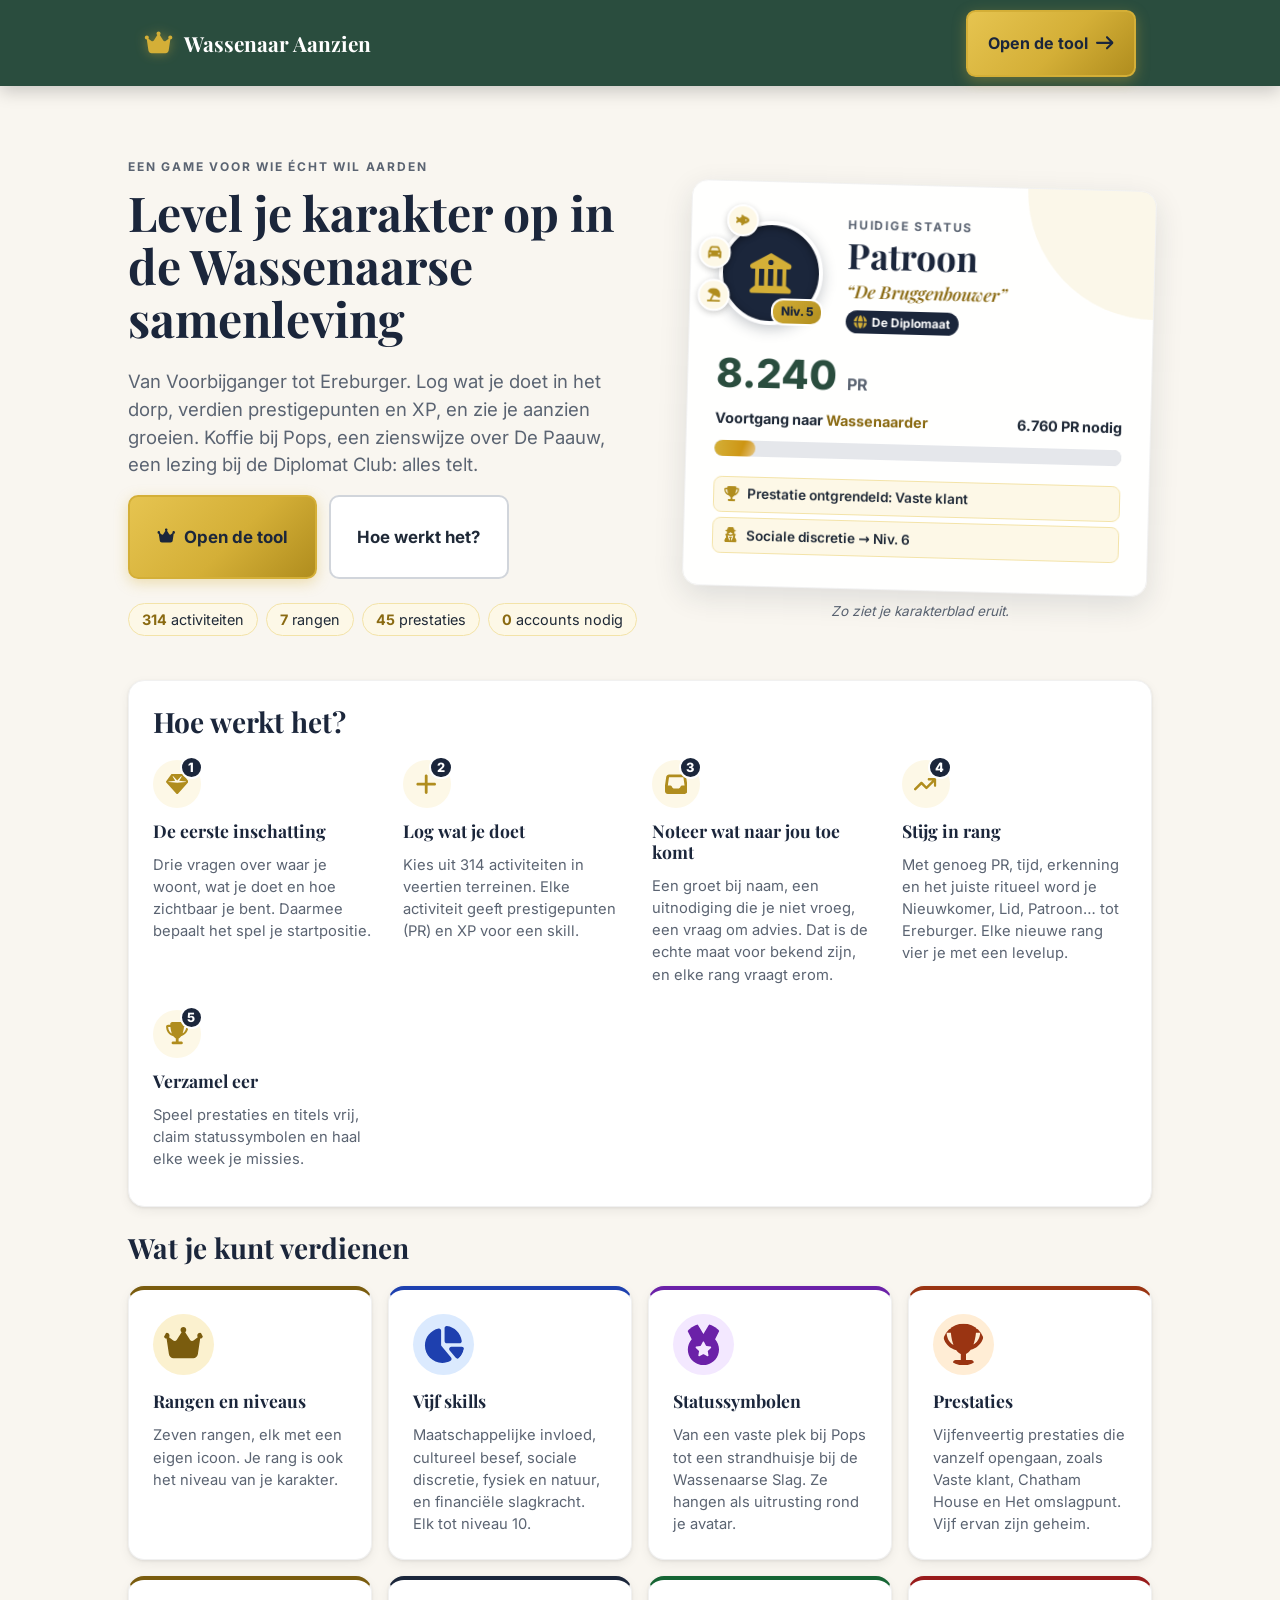
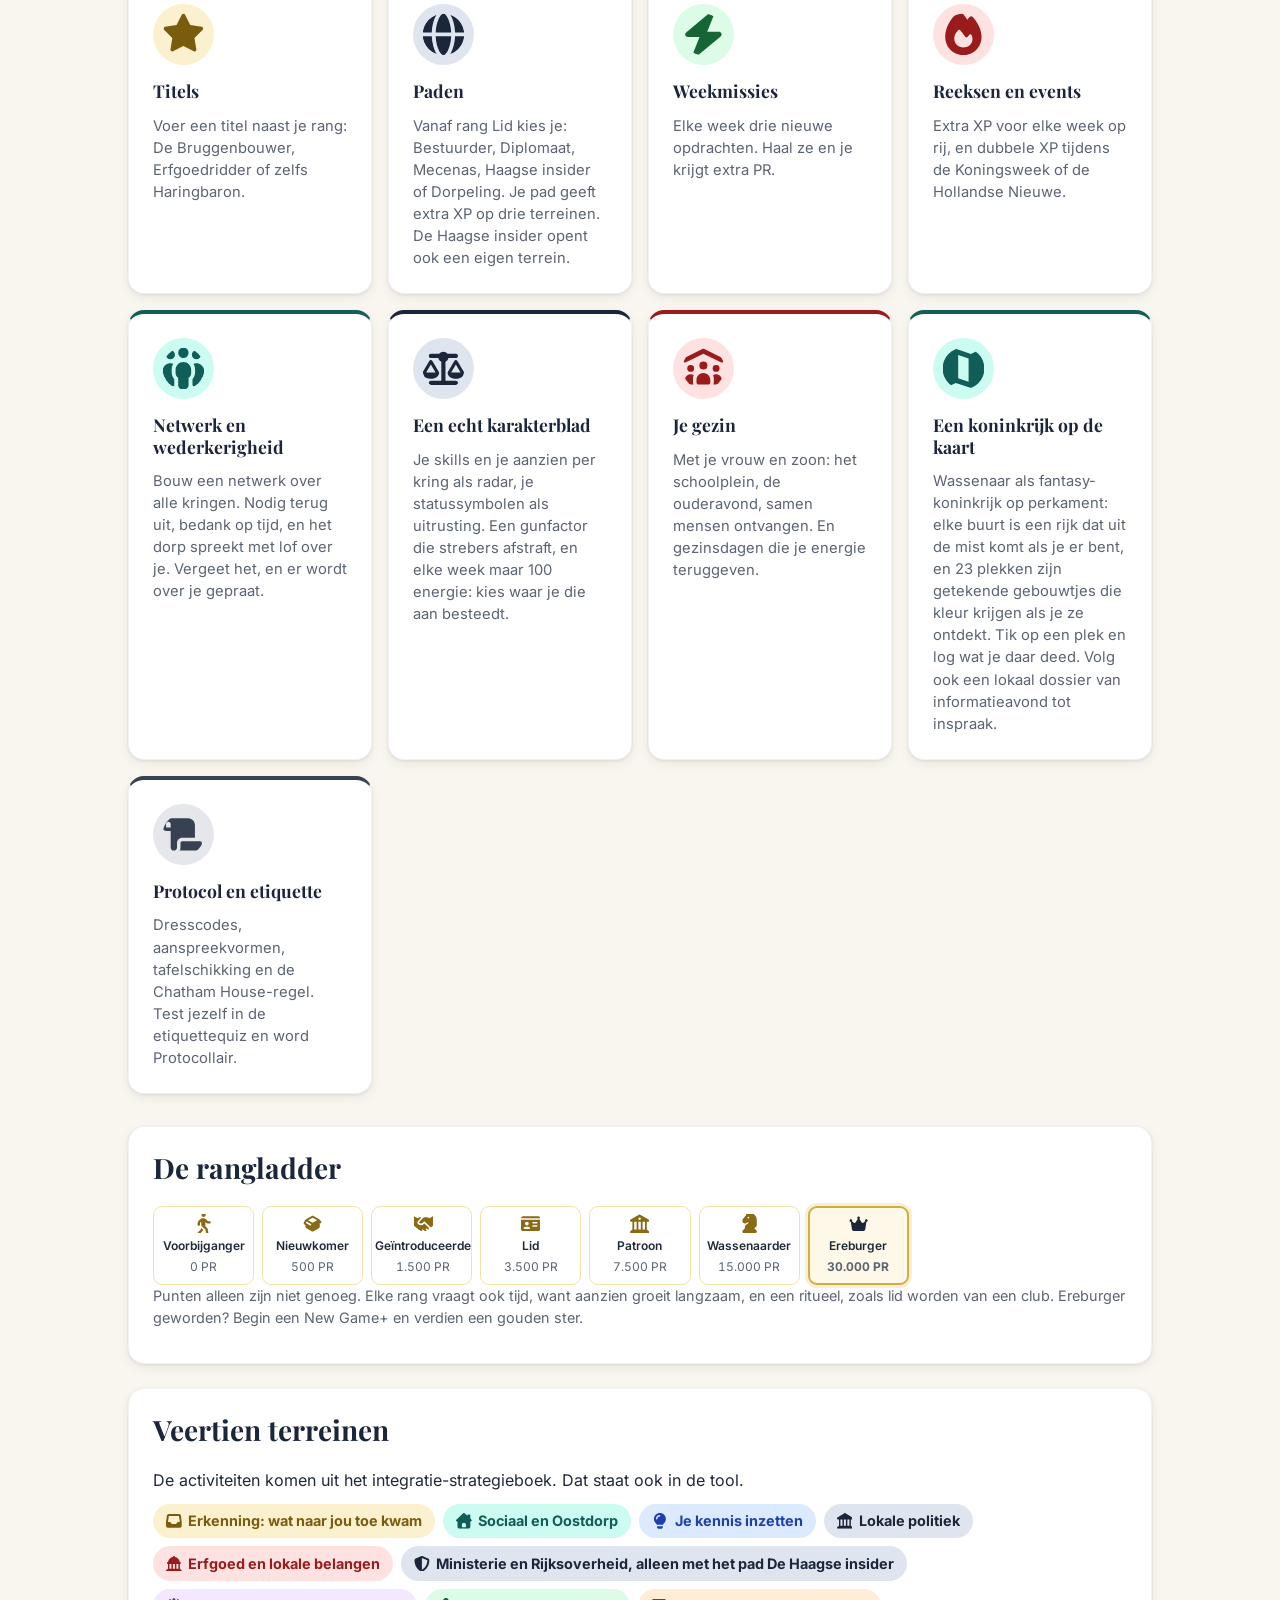
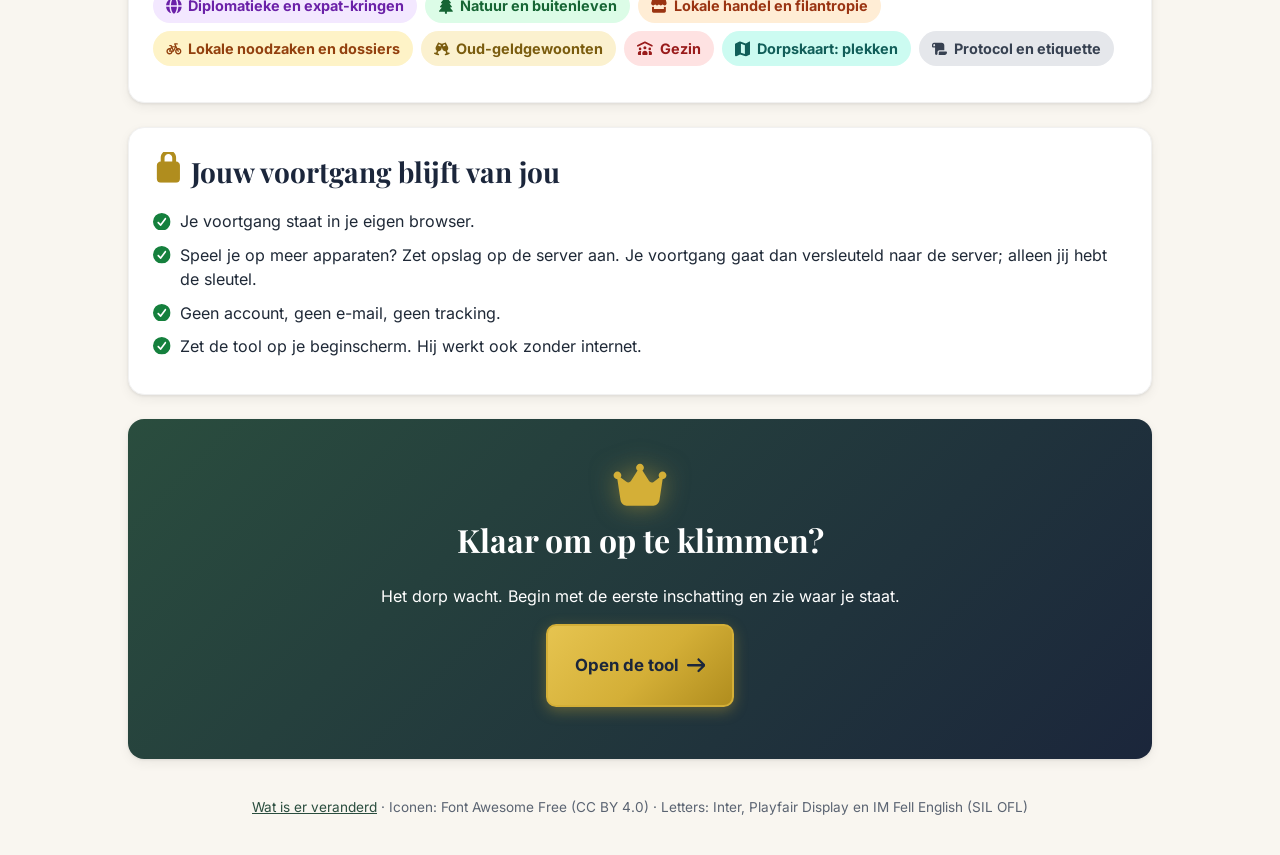
<file: wassenaar/index.html>
<!DOCTYPE html>
<html lang="nl">
<head>
  <meta charset="utf-8">
  <meta name="viewport" content="width=device-width, initial-scale=1">
  <meta http-equiv="Content-Security-Policy" content="default-src 'self'; script-src 'self'; style-src 'self'; img-src 'self'; font-src 'self'; object-src 'none'; base-uri 'self'; form-action 'self'">
  <meta name="robots" content="noindex">
  <meta name="description" content="Wassenaar Aanzien: een game waarin je je karakter oplevelt in de Wassenaarse samenleving.">
  <meta name="theme-color" content="#2a4d3e">
  <title>Wassenaar Aanzien — level je karakter op in Wassenaar</title>
  <link rel="icon" href="iconen/kroon.svg" type="image/svg+xml">
  <link rel="apple-touch-icon" href="iconen/icoon-180.png">
  <link rel="stylesheet" href="../app.css">
  <link rel="stylesheet" href="../standalone.css">
  <link rel="stylesheet" href="../landing.css">
</head>
<body>
<main>
<div id="aanzien" class="landing" lang="nl">
  <!-- Iconen: Font Awesome Free (fontawesome.com), CC BY 4.0 -->
  <svg class="sprite" aria-hidden="true" focusable="false">
    <symbol id="az-i-landmark" viewBox="0 0 512 512"><path d="M238.7 5.1c10.5-6.8 24.1-6.8 34.6 0l224 144c11.9 7.7 17.4 22.3 13.4 35.9s-16.5 23-30.7 23l-32 0 0 208 51.2 38.4c8.1 6 12.8 15.5 12.8 25.6 0 17.7-14.3 32-32 32L32 512c-17.7 0-32-14.3-32-32 0-10.1 4.7-19.6 12.8-25.6l51.2-38.4 0 0 0-208-32 0c-14.2 0-26.7-9.4-30.7-23s1.5-28.3 13.4-35.9l224-144zM336 208l0 208 64 0 0-208-64 0zM224 416l64 0 0-208-64 0 0 208zM112 208l0 208 64 0 0-208-64 0z"/></symbol>
    <symbol id="az-i-lightbulb" viewBox="0 0 384 512"><path d="M292.9 384c7.3-22.3 21.9-42.5 38.4-59.9 32.7-34.4 52.7-80.9 52.7-132.1 0-106-86-192-192-192S0 86 0 192c0 51.2 20 97.7 52.7 132.1 16.5 17.4 31.2 37.6 38.4 59.9l201.7 0zM288 432l-192 0 0 16c0 44.2 35.8 80 80 80l32 0c44.2 0 80-35.8 80-80l0-16zM184 112c-39.8 0-72 32.2-72 72 0 13.3-10.7 24-24 24s-24-10.7-24-24c0-66.3 53.7-120 120-120 13.3 0 24 10.7 24 24s-10.7 24-24 24z"/></symbol>
    <symbol id="az-i-arrow-right" viewBox="0 0 512 512"><path d="M502.6 278.6c12.5-12.5 12.5-32.8 0-45.3l-160-160c-12.5-12.5-32.8-12.5-45.3 0s-12.5 32.8 0 45.3L402.7 224 32 224c-17.7 0-32 14.3-32 32s14.3 32 32 32l370.7 0-105.4 105.4c-12.5 12.5-12.5 32.8 0 45.3s32.8 12.5 45.3 0l160-160z"/></symbol>
    <symbol id="az-i-arrow-trend-up" viewBox="0 0 576 512"><path d="M384 160c-17.7 0-32-14.3-32-32s14.3-32 32-32l160 0c17.7 0 32 14.3 32 32l0 160c0 17.7-14.3 32-32 32s-32-14.3-32-32l0-82.7-169.4 169.4c-12.5 12.5-32.8 12.5-45.3 0L192 269.3 54.6 406.6c-12.5 12.5-32.8 12.5-45.3 0s-12.5-32.8 0-45.3l160-160c12.5-12.5 32.8-12.5 45.3 0L320 306.7 466.7 160 384 160z"/></symbol>
    <symbol id="az-i-bicycle" viewBox="0 0 640 512"><path d="M331.7 43.3C336 36.3 343.7 32 352 32l104 0c13.3 0 24 10.7 24 24s-10.7 24-24 24l-65.6 0 72.2 148.4c10.7-2.9 21.9-4.4 33.4-4.4 70.7 0 128 57.3 128 128s-57.3 128-128 128-128-57.3-128-128c0-42 20.2-79.2 51.4-102.6l-20.4-41.9-73.5 147c-2.3 4.8-6.3 8.8-11.4 11.2-.6 .3-1.2 .5-1.8 .7-2.9 1.1-5.9 1.6-8.9 1.5L271 368c-7.9 63.1-61.7 112-127 112-70.7 0-128-57.3-128-128S73.3 224 144 224c10.8 0 21.2 1.3 31.2 3.8l28.5-56.9-11.5-26.9-40.2 0c-13.3 0-24-10.7-24-24s10.7-24 24-24l56 0c9.6 0 18.3 5.7 22.1 14.5l14.3 33.5 123.7 0-37.7-77.5c-3.6-7.4-3.2-16.2 1.2-23.2zM228.5 228.7l-45.6 91.3 84.8 0-39.1-91.3zM305.7 287l47.5-95-88.2 0 40.7 95zm168.7 75.5l-29.7-61c-12.8 13-20.7 30.8-20.7 50.5 0 39.8 32.2 72 72 72s72-32.2 72-72-32.2-72-72-72c-2.7 0-5.5 .2-8.1 .5l29.7 61c5.8 11.9 .8 26.3-11.1 32.1s-26.3 .8-32.1-11.1zM149.2 368c-20.2 0-33.4-21.3-24.3-39.4l24.2-48.5c-1.7-.1-3.4-.2-5.1-.2-39.8 0-72 32.2-72 72s32.2 72 72 72c34.3 0 62.9-23.9 70.2-56l-65 0z"/></symbol>
    <symbol id="az-i-bolt" viewBox="0 0 448 512"><path d="M338.8-9.9c11.9 8.6 16.3 24.2 10.9 37.8L271.3 224 416 224c13.5 0 25.5 8.4 30.1 21.1s.7 26.9-9.6 35.5l-288 240c-11.3 9.4-27.4 9.9-39.3 1.3s-16.3-24.2-10.9-37.8L176.7 288 32 288c-13.5 0-25.5-8.4-30.1-21.1s-.7-26.9 9.6-35.5l288-240c11.3-9.4 27.4-9.9 39.3-1.3z"/></symbol>
    <symbol id="az-i-box-open" viewBox="0 0 640 512"><path d="M560.3 237.2c10.4 11.8 28.3 14.4 41.8 5.5 14.7-9.8 18.7-29.7 8.9-44.4l-48-72c-2.8-4.2-6.6-7.7-11.1-10.2L351.4 4.7c-19.3-10.7-42.8-10.7-62.2 0L88.8 116c-5.4 3-9.7 7.4-12.6 12.8L27.7 218.7c-12.6 23.4-3.8 52.5 19.6 65.1l33 17.7 0 53.3c0 23 12.4 44.3 32.4 55.7l176 99.7c19.6 11.1 43.5 11.1 63.1 0l176-99.7c20.1-11.4 32.4-32.6 32.4-55.7l0-117.5zm-240-9.8L170.2 144 320.3 60.6 470.4 144 320.3 227.4zm-41.5 50.2l-21.3 46.2-165.8-88.8 25.4-47.2 161.7 89.8z"/></symbol>
    <symbol id="az-i-building-columns" viewBox="0 0 512 512"><path d="M271.9 20.2c-9.8-5.6-21.9-5.6-31.8 0l-224 128c-12.6 7.2-18.8 22-15.1 36S17.5 208 32 208l32 0 0 208 0 0-51.2 38.4C4.7 460.4 0 469.9 0 480 0 497.7 14.3 512 32 512l448 0c17.7 0 32-14.3 32-32 0-10.1-4.7-19.6-12.8-25.6l-51.2-38.4 0-208 32 0c14.5 0 27.2-9.8 30.9-23.8s-2.5-28.8-15.1-36l-224-128zM400 208l0 208-64 0 0-208 64 0zm-112 0l0 208-64 0 0-208 64 0zm-112 0l0 208-64 0 0-208 64 0zM256 96a32 32 0 1 1 0 64 32 32 0 1 1 0-64z"/></symbol>
    <symbol id="az-i-car" viewBox="0 0 512 512"><path d="M135.2 117.4l-26.1 74.6 293.8 0-26.1-74.6C372.3 104.6 360.2 96 346.6 96L165.4 96c-13.6 0-25.7 8.6-30.2 21.4zM39.6 196.8L74.8 96.3C88.3 57.8 124.6 32 165.4 32l181.2 0c40.8 0 77.1 25.8 90.6 64.3l35.2 100.5c23.2 9.6 39.6 32.5 39.6 59.2l0 192c0 17.7-14.3 32-32 32l-32 0c-17.7 0-32-14.3-32-32l0-32-320 0 0 32c0 17.7-14.3 32-32 32l-32 0c-17.7 0-32-14.3-32-32L0 256c0-26.7 16.4-49.6 39.6-59.2zM128 304a32 32 0 1 0 -64 0 32 32 0 1 0 64 0zm288 32a32 32 0 1 0 0-64 32 32 0 1 0 0 64z"/></symbol>
    <symbol id="az-i-champagne-glasses" viewBox="0 0 640 512"><path d="M155.6 17.3C163 3 179.9-3.6 195 1.9l125 45.6 125-45.6c15.1-5.5 32 1.1 39.4 15.4l78.8 152.9c28.8 55.8 10.3 122.3-38.5 156.6l31.3 86.2 41-15c16.6-6 35 2.5 41 19.1s-2.5 35-19.1 41c-47.4 17.3-94.8 34.5-142.2 51.8-16.6 6.1-35-2.5-41-19.1s2.5-35 19.1-41l41-15-31.3-86.2c-59.4 5.2-116.2-33.9-130-95.2l-14.6-64.7-14.6 64.7c-13.8 61.3-70.6 100.4-130 95.2l-31.3 86.2 41 15c16.6 6.1 25.2 24.4 19.1 41s-24.4 25.2-41 19.1c-47.4-17.3-94.8-34.6-142.2-51.8-16.6-6.1-25.2-24.4-19.1-41S26.3 392 42.9 398l41 15 31.3-86.2C66.5 292.5 48.1 226 76.9 170.2L155.6 17.3zm44 54.4l-27.2 52.8 89.2 32.5 13.1-57.9-75.1-27.4zm240.9 0l-75.1 27.4 13.1 57.9 89.2-32.5-27.2-52.8z"/></symbol>
    <symbol id="az-i-chart-pie" viewBox="0 0 576 512"><path d="M512.4 240l-176 0c-17.7 0-32-14.3-32-32l0-176c0-17.7 14.4-32.2 31.9-29.9 107 14.2 191.8 99 206 206 2.3 17.5-12.2 31.9-29.9 31.9zM222.6 37.2c18.1-3.8 33.8 11 33.8 29.5l0 197.3c0 5.6 2 11 5.5 15.3L394 438.7c11.7 14.1 9.2 35.4-6.9 44.1-34.1 18.6-73.2 29.2-114.7 29.2-132.5 0-240-107.5-240-240 0-115.5 81.5-211.9 190.2-234.8zM477.8 288l64 0c18.5 0 33.3 15.7 29.5 33.8-10.2 48.4-35 91.4-69.6 124.2-12.3 11.7-31.6 9.2-42.4-3.9L374.9 340.4c-17.3-20.9-2.4-52.4 24.6-52.4l78.2 0z"/></symbol>
    <symbol id="az-i-chess-knight" viewBox="0 0 384 512"><path d="M192-32c106 0 192 86 192 192l0 133.5c0 17-6.8 33.2-18.7 45.2L320 384 370.8 434.7c8.5 8.5 13.2 20 13.2 32 0 25-20.3 45.2-45.2 45.3L45.3 512c-25 0-45.2-20.3-45.2-45.3 0-12 4.8-23.5 13.2-32L64 384 64 349.4c0-18.7 8.2-36.4 22.3-48.6l89.7-76.8-48 0-12.1 12.1c-12.7 12.7-30 19.9-48 19.9-37.5 0-67.9-30.4-67.9-67.9l0-8.7c0-22.8 8.2-44.9 23.1-62.3L96 32 96 0c0-17.7 14.3-32 32-32l64 0zM160 72a24 24 0 1 0 0 48 24 24 0 1 0 0-48z"/></symbol>
    <symbol id="az-i-circle-check" viewBox="0 0 512 512"><path d="M256 512a256 256 0 1 1 0-512 256 256 0 1 1 0 512zM374 145.7c-10.7-7.8-25.7-5.4-33.5 5.3L221.1 315.2 169 263.1c-9.4-9.4-24.6-9.4-33.9 0s-9.4 24.6 0 33.9l72 72c5 5 11.8 7.5 18.8 7s13.4-4.1 17.5-9.8L379.3 179.2c7.8-10.7 5.4-25.7-5.3-33.5z"/></symbol>
    <symbol id="az-i-crown" viewBox="0 0 576 512"><path d="M313 87.2c9.2-7.3 15-18.6 15-31.2 0-22.1-17.9-40-40-40s-40 17.9-40 40c0 12.6 5.9 23.9 15 31.2L194.6 194.8c-10 15.7-31.3 19.6-46.2 8.4L88.9 158.7c4.5-6.4 7.1-14.3 7.1-22.7 0-22.1-17.9-40-40-40s-40 17.9-40 40c0 21.8 17.5 39.6 39.2 40L87.8 393.5c4.7 31.3 31.6 54.5 63.3 54.5l273.8 0c31.7 0 58.6-23.2 63.3-54.5L520.8 176c21.7-.4 39.2-18.2 39.2-40 0-22.1-17.9-40-40-40s-40 17.9-40 40c0 8.4 2.6 16.3 7.1 22.7l-59.4 44.6c-14.9 11.2-36.2 7.3-46.2-8.4L313 87.2z"/></symbol>
    <symbol id="az-i-fire" viewBox="0 0 448 512"><path d="M160.5-26.4c9.3-7.8 23-7.5 31.9 .9 12.3 11.6 23.3 24.4 33.9 37.4 13.5 16.5 29.7 38.3 45.3 64.2 5.2-6.8 10-12.8 14.2-17.9 1.1-1.3 2.2-2.7 3.3-4.1 7.9-9.8 17.7-22.1 30.8-22.1 13.4 0 22.8 11.9 30.8 22.1 1.3 1.7 2.6 3.3 3.9 4.8 10.3 12.4 24 30.3 37.7 52.4 27.2 43.9 55.6 106.4 55.6 176.6 0 123.7-100.3 224-224 224S0 411.7 0 288c0-91.1 41.1-170 80.5-225 19.9-27.7 39.7-49.9 54.6-65.1 8.2-8.4 16.5-16.7 25.5-24.2zM225.7 416c25.3 0 47.7-7 68.8-21 42.1-29.4 53.4-88.2 28.1-134.4-4.5-9-16-9.6-22.5-2l-25.2 29.3c-6.6 7.6-18.5 7.4-24.7-.5-17.3-22.1-49.1-62.4-65.3-83-5.4-6.9-15.2-8-21.5-1.9-18.3 17.8-51.5 56.8-51.5 104.3 0 68.6 50.6 109.2 113.7 109.2z"/></symbol>
    <symbol id="az-i-fish-fins" viewBox="0 0 576 512"><path d="M275.2 38.4c-10.6-8-25-8.5-36.3-1.5S222 57.3 224.6 70.3l9.7 48.6c-19.4 9-36.9 19.9-52.4 31.5-15.3 11.5-29 23.9-40.7 36.3L48.1 132.4c-12.5-7.3-28.4-5.3-38.7 4.9s-12.4 26-5.3 38.6L50 256 4.2 336.1c-7.2 12.6-5 28.4 5.3 38.6s26.1 12.2 38.7 4.9l93.1-54.3c11.8 12.3 25.4 24.8 40.7 36.3 15.5 11.6 33 22.5 52.4 31.5l-9.7 48.6c-2.6 13 3.1 26.3 14.3 33.3s25.6 6.5 36.3-1.5l77.6-58.2c54.9-4 101.5-27 137.2-53.8 39.2-29.4 67.2-64.7 81.6-89.5 5.8-9.9 5.8-22.2 0-32.1-14.4-24.8-42.5-60.1-81.6-89.5-35.8-26.8-82.3-49.8-137.2-53.8L275.2 38.4zM384 256a32 32 0 1 1 64 0 32 32 0 1 1 -64 0z"/></symbol>
    <symbol id="az-i-gem" viewBox="0 0 512 512"><path d="M116.7 33.8c4.5-6.1 11.7-9.8 19.3-9.8l240 0c7.6 0 14.8 3.6 19.3 9.8l112 152c6.8 9.2 6.1 21.9-1.5 30.4l-232 256c-4.5 5-11 7.9-17.8 7.9s-13.2-2.9-17.8-7.9l-232-256c-7.7-8.5-8.3-21.2-1.5-30.4l112-152zm38.5 39.8c-3.3 2.5-4.2 7-2.1 10.5L210.5 179.8 63.3 192c-4.1 .3-7.3 3.8-7.3 8s3.2 7.6 7.3 8l192 16c.4 0 .9 0 1.3 0l192-16c4.1-.3 7.3-3.8 7.3-8s-3.2-7.6-7.3-8l-147.2-12.3 57.4-95.6c2.1-3.5 1.2-8.1-2.1-10.5s-7.9-2-10.7 1L256 172.2 165.9 74.6c-2.8-3-7.4-3.4-10.7-1z"/></symbol>
    <symbol id="az-i-globe" viewBox="0 0 512 512"><path d="M351.9 280l-190.9 0c2.9 64.5 17.2 123.9 37.5 167.4 11.4 24.5 23.7 41.8 35.1 52.4 11.2 10.5 18.9 12.2 22.9 12.2s11.7-1.7 22.9-12.2c11.4-10.6 23.7-28 35.1-52.4 20.3-43.5 34.6-102.9 37.5-167.4zM160.9 232l190.9 0C349 167.5 334.7 108.1 314.4 64.6 303 40.2 290.7 22.8 279.3 12.2 268.1 1.7 260.4 0 256.4 0s-11.7 1.7-22.9 12.2c-11.4 10.6-23.7 28-35.1 52.4-20.3 43.5-34.6 102.9-37.5 167.4zm-48 0C116.4 146.4 138.5 66.9 170.8 14.7 78.7 47.3 10.9 131.2 1.5 232l111.4 0zM1.5 280c9.4 100.8 77.2 184.7 169.3 217.3-32.3-52.2-54.4-131.7-57.9-217.3L1.5 280zm398.4 0c-3.5 85.6-25.6 165.1-57.9 217.3 92.1-32.7 159.9-116.5 169.3-217.3l-111.4 0zm111.4-48C501.9 131.2 434.1 47.3 342 14.7 374.3 66.9 396.4 146.4 399.9 232l111.4 0z"/></symbol>
    <symbol id="az-i-handshake" viewBox="0 0 576 512"><path d="M268.9 85.2L152.3 214.8c-4.6 5.1-4.4 13 .5 17.9 30.5 30.5 80 30.5 110.5 0l31.8-31.8c4.2-4.2 9.5-6.5 14.9-6.9 6.8-.6 13.8 1.7 19 6.9L505.6 376 576 320 576 32 464 96 440.2 80.1C424.4 69.6 405.9 64 386.9 64l-70.4 0c-1.1 0-2.3 0-3.4 .1-16.9 .9-32.8 8.5-44.2 21.1zM116.6 182.7L223.4 64 183.8 64c-25.5 0-49.9 10.1-67.9 28.1L112 96 0 32 0 320 156.4 450.3c23 19.2 52 29.7 81.9 29.7l15.7 0-7-7c-9.4-9.4-9.4-24.6 0-33.9s24.6-9.4 33.9 0l41 41 9 0c19.1 0 37.8-4.3 54.8-12.3L359 441c-9.4-9.4-9.4-24.6 0-33.9s24.6-9.4 33.9 0l32 32 17.5-17.5c8.9-8.9 11.5-21.8 7.6-33.1l-137.9-136.8-14.9 14.9c-49.3 49.3-129.1 49.3-178.4 0-23-23-23.9-59.9-2.2-84z"/></symbol>
    <symbol id="az-i-house-chimney" viewBox="0 0 512 512"><path d="M234.2 8.6c12.3-11.4 31.3-11.4 43.5 0L368 92.3 368 80c0-17.7 14.3-32 32-32l32 0c17.7 0 32 14.3 32 32l0 101.5 37.8 35.1c9.6 9 12.8 22.9 8 35.1S493.2 272 480 272l-16 0 0 176c0 35.3-28.7 64-64 64l-288 0c-35.3 0-64-28.7-64-64l0-176-16 0c-13.2 0-25-8.1-29.8-20.3s-1.6-26.2 8-35.1l224-208zM240 320c-26.5 0-48 21.5-48 48l0 96 128 0 0-96c0-26.5-21.5-48-48-48l-32 0z"/></symbol>
    <symbol id="az-i-id-card" viewBox="0 0 576 512"><path d="M0 96C0 60.7 28.7 32 64 32l448 0c35.3 0 64 28.7 64 64L0 96zm0 48l576 0 0 272c0 35.3-28.7 64-64 64L64 480c-35.3 0-64-28.7-64-64L0 144zM247.3 416c20.2 0 35.3-19.4 22.4-35-14.7-17.7-36.9-29-61.7-29l-64 0c-24.8 0-47 11.3-61.7 29-12.9 15.6 2.2 35 22.4 35l142.5 0zM176 312a56 56 0 1 0 0-112 56 56 0 1 0 0 112zM360 208c-13.3 0-24 10.7-24 24s10.7 24 24 24l112 0c13.3 0 24-10.7 24-24s-10.7-24-24-24l-112 0zm0 96c-13.3 0-24 10.7-24 24s10.7 24 24 24l112 0c13.3 0 24-10.7 24-24s-10.7-24-24-24l-112 0z"/></symbol>
    <symbol id="az-i-landmark-dome" viewBox="0 0 512 512"><path d="M256 0c-17.7 0-32 14.3-32 32 0 .9 0 1.8 .1 2.6-80.5 13.4-144 76.9-157.5 157.4L64 192c-17.7 0-32 14.3-32 32s14.3 32 32 32l0 160-51.2 38.4C4.7 460.4 0 469.9 0 480 0 497.7 14.3 512 32 512l448 0c17.7 0 32-14.3 32-32 0-10.1-4.7-19.6-12.8-25.6L448 416 448 256c17.7 0 32-14.3 32-32s-14.3-32-32-32l-2.7 0c-13.5-80.4-77-143.9-157.5-157.4 .1-.9 .1-1.7 .1-2.6 0-17.7-14.3-32-32-32zm80 256l64 0 0 160-64 0 0-160zM224 416l0-160 64 0 0 160-64 0zM112 256l64 0 0 160-64 0 0-160z"/></symbol>
    <symbol id="az-i-lock" viewBox="0 0 384 512"><path d="M128 96l0 64 128 0 0-64c0-35.3-28.7-64-64-64s-64 28.7-64 64zM64 160l0-64C64 25.3 121.3-32 192-32S320 25.3 320 96l0 64c35.3 0 64 28.7 64 64l0 224c0 35.3-28.7 64-64 64L64 512c-35.3 0-64-28.7-64-64L0 224c0-35.3 28.7-64 64-64z"/></symbol>
    <symbol id="az-i-medal" viewBox="0 0 448 512"><path d="M224.3 128L139.7-12.9c-6.5-10.8-20.1-14.7-31.3-9.1L21.8 21.3C9.9 27.2 5.1 41.6 11 53.5L80.6 192.6c-30.1 33.9-48.3 78.5-48.3 127.4 0 106 86 192 192 192s192-86 192-192c0-48.9-18.3-93.5-48.3-127.4L437.6 53.5c5.9-11.9 1.1-26.3-10.7-32.2L340.2-22.1c-11.2-5.6-24.9-1.6-31.3 9.1L224.3 128zm30.8 142.5c1.4 2.8 4 4.7 7 5.1l50.1 7.3c7.7 1.1 10.7 10.5 5.2 16l-36.3 35.4c-2.2 2.2-3.2 5.2-2.7 8.3l8.6 49.9c1.3 7.6-6.7 13.5-13.6 9.9l-44.8-23.6c-2.7-1.4-6-1.4-8.7 0l-44.8 23.6c-6.9 3.6-14.9-2.2-13.6-9.9l8.6-49.9c.5-3-.5-6.1-2.7-8.3l-36.3-35.4c-5.6-5.4-2.5-14.8 5.2-16l50.1-7.3c3-.4 5.7-2.4 7-5.1l22.4-45.4c3.4-7 13.3-7 16.8 0l22.4 45.4z"/></symbol>
    <symbol id="az-i-person-walking" viewBox="0 0 384 512"><path d="M192 80a56 56 0 1 0 0-112 56 56 0 1 0 0 112zM105.4 227.9l22.6-22.6 0 69.3c0 28 12.2 54.7 33.5 72.9l71.4 61.2c5.9 5.1 9.8 12.1 10.9 19.8l12.6 88.1c2.5 17.5 18.7 29.7 36.2 27.2s29.7-18.7 27.2-36.2l-12.6-88.1c-3.3-23.1-14.9-44.1-32.6-59.3l-34.5-29.6 0-115.2 3.8 4.7c18.2 22.8 45.8 36 75 36l33.2 0c17.7 0 32-14.3 32-32s-14.3-32-32-32l-33.2 0c-9.7 0-18.9-4.4-25-12l-17.9-22.4c-23-28.8-57.9-45.6-94.8-45.6-32.2 0-63.1 12.8-85.8 35.6L60.1 182.6C42.1 200.6 32 225 32 250.5L32 288c0 17.7 14.3 32 32 32s32-14.3 32-32l0-37.5c0-8.5 3.4-16.6 9.4-22.6zm12.4 179.4c-1.5 5.2-4.3 10-8.1 13.8L41.4 489.4c-12.5 12.5-12.5 32.8 0 45.3s32.8 12.5 45.3 0l68.3-68.3c11.5-11.5 19.9-25.8 24.4-41.5l2.2-7.6-46-39.4c-2.5-2.2-5-4.4-7.4-6.8l-10.4 36.2z"/></symbol>
    <symbol id="az-i-plus" viewBox="0 0 448 512"><path d="M256 64c0-17.7-14.3-32-32-32s-32 14.3-32 32l0 160-160 0c-17.7 0-32 14.3-32 32s14.3 32 32 32l160 0 0 160c0 17.7 14.3 32 32 32s32-14.3 32-32l0-160 160 0c17.7 0 32-14.3 32-32s-14.3-32-32-32l-160 0 0-160z"/></symbol>
    <symbol id="az-i-shield-halved" viewBox="0 0 512 512"><path d="M256 0c4.6 0 9.2 1 13.4 2.9L457.8 82.8c22 9.3 38.4 31 38.3 57.2-.5 99.2-41.3 280.7-213.6 363.2-16.7 8-36.1 8-52.8 0-172.4-82.5-213.1-264-213.6-363.2-.1-26.2 16.3-47.9 38.3-57.2L242.7 2.9C246.9 1 251.4 0 256 0zm0 66.8l0 378.1c138-66.8 175.1-214.8 176-303.4l-176-74.6 0 0z"/></symbol>
    <symbol id="az-i-star" viewBox="0 0 576 512"><path d="M309.5-18.9c-4.1-8-12.4-13.1-21.4-13.1s-17.3 5.1-21.4 13.1L193.1 125.3 33.2 150.7c-8.9 1.4-16.3 7.7-19.1 16.3s-.5 18 5.8 24.4l114.4 114.5-25.2 159.9c-1.4 8.9 2.3 17.9 9.6 23.2s16.9 6.1 25 2L288.1 417.6 432.4 491c8 4.1 17.7 3.3 25-2s11-14.2 9.6-23.2L441.7 305.9 556.1 191.4c6.4-6.4 8.6-15.8 5.8-24.4s-10.1-14.9-19.1-16.3L383 125.3 309.5-18.9z"/></symbol>
    <symbol id="az-i-store" viewBox="0 0 512 512"><path d="M30.7 72.3C37.6 48.4 59.5 32 84.4 32l344 0c24.9 0 46.8 16.4 53.8 40.3l23.4 80.2c12.8 43.7-20.1 87.5-65.6 87.5-26.3 0-49.4-14.9-60.8-37.1-11.6 21.9-34.6 37.1-61.4 37.1-26.6 0-49.7-15-61.3-37-11.6 22-34.7 37-61.3 37-26.8 0-49.8-15.1-61.4-37.1-11.4 22.1-34.5 37.1-60.8 37.1-45.6 0-78.4-43.7-65.6-87.5L30.7 72.3zM96.4 352l320 0 0-66.4c7.6 1.6 15.5 2.4 23.5 2.4 14.3 0 28-2.6 40.5-7.2l0 151.2c0 26.5-21.5 48-48 48l-352 0c-26.5 0-48-21.5-48-48l0-151.2c12.5 4.6 26.1 7.2 40.5 7.2 8.1 0 15.9-.8 23.5-2.4l0 66.4z"/></symbol>
    <symbol id="az-i-tree" viewBox="0 0 448 512"><path d="M224-32c7 0 13.7 3.1 18.3 8.5l136 160c6.1 7.1 7.4 17.1 3.5 25.6S369.4 176 360 176l-24.9 0 75.2 88.5c6.1 7.1 7.4 17.1 3.5 25.6S401.4 304 392 304l-38.5 0 88.8 104.5c6.1 7.1 7.4 17.1 3.5 25.6S433.4 448 424 448l-168 0 0 64c0 17.7-14.3 32-32 32s-32-14.3-32-32l0-64-168 0c-9.4 0-17.9-5.4-21.8-13.9s-2.6-18.5 3.5-25.6L94.5 304 56 304c-9.4 0-17.9-5.4-21.8-13.9s-2.6-18.5 3.5-25.6L112.9 176 88 176c-9.4 0-17.9-5.4-21.8-13.9s-2.6-18.5 3.5-25.6l136-160C210.3-28.9 217-32 224-32z"/></symbol>
    <symbol id="az-i-trophy" viewBox="0 0 512 512"><path d="M144.3 0l224 0c26.5 0 48.1 21.8 47.1 48.2-.2 5.3-.4 10.6-.7 15.8l49.6 0c26.1 0 49.1 21.6 47.1 49.8-7.5 103.7-60.5 160.7-118 190.5-15.8 8.2-31.9 14.3-47.2 18.8-20.2 28.6-41.2 43.7-57.9 51.8l0 73.1 64 0c17.7 0 32 14.3 32 32s-14.3 32-32 32l-192 0c-17.7 0-32-14.3-32-32s14.3-32 32-32l64 0 0-73.1c-16-7.7-35.9-22-55.3-48.3-18.4-4.8-38.4-12.1-57.9-23.1-54.1-30.3-102.9-87.4-109.9-189.9-1.9-28.1 21-49.7 47.1-49.7l49.6 0c-.3-5.2-.5-10.4-.7-15.8-1-26.5 20.6-48.2 47.1-48.2zM101.5 112l-52.4 0c6.2 84.7 45.1 127.1 85.2 149.6-14.4-37.3-26.3-86-32.8-149.6zM380 256.8c40.5-23.8 77.1-66.1 83.3-144.8L411 112c-6.2 60.9-17.4 108.2-31 144.8z"/></symbol>
    <symbol id="az-i-umbrella-beach" viewBox="0 0 512 512"><path d="M497.5 341.1c-5.9 16.7-25.3 23-41.1 15.1l-178.2-89.1-1.6 3.2-88.8 177.7 292.2 0c17.7 0 32 14.3 32 32s-14.3 32-32 32L32 512c-17.7 0-32-14.3-32-32s14.3-32 32-32l84.2 0 103.2-206.3 1.6-3.2-165.4-82.7c-15.8-7.9-22.4-27.3-12.5-42 45.9-68.6 124.1-113.8 212.9-113.8 141.4 0 256 114.6 256 256 0 29.8-5.1 58.5-14.5 85.1z"/></symbol>
    <symbol id="az-i-user-secret" viewBox="0 0 448 512"><path d="M171-16c-36.4 0-57.8 58.3-68.3 112L72 96c-13.3 0-24 10.7-24 24s10.7 24 24 24l24 0 0 32c0 17 3.3 33.2 9.3 48l-9.3 0 0 0-20.5 0c-15.2 0-27.5 12.3-27.5 27.5 0 3 .5 5.9 1.4 8.7l28.9 86.6C40.2 379.6 16 428.1 16 482.3 16 498.7 29.3 512 45.7 512l356.6 0c16.4 0 29.7-13.3 29.7-29.7 0-54.2-24.2-102.7-62.3-135.4l28.9-86.6c.9-2.8 1.4-5.7 1.4-8.7 0-15.2-12.3-27.5-27.5-27.5l-20.5 0 0 0-9.3 0c6-14.8 9.3-31 9.3-48l0-32 24 0c13.3 0 24-10.7 24-24s-10.7-24-24-24l-30.7 0c-10.4-53.7-31.9-112-68.3-112-9.6 0-19 3.9-27.5 8.2-8.2 4.1-18.4 7.8-25.5 7.8s-17.3-3.7-25.5-7.8C190-12.1 180.6-16 171-16zm93.7 484.4l-24.8-70.9 27.9-32.5c2.7-3.2 4.2-7.2 4.2-11.4 0-9.7-7.8-17.5-17.5-17.5l-61 0c-9.7 0-17.5 7.8-17.5 17.5 0 4.2 1.5 8.2 4.2 11.4l27.9 32.5-24.8 70.9-57-180.4 35.7 0c18.4 10.2 39.5 16 62 16s43.6-5.8 62-16l35.7 0-57 180.4zM224 256c-34.7 0-64.2-22.1-75.3-53 5.7 3.2 12.3 5 19.3 5l12.4 0c16.5 0 31.1-10.6 36.3-26.2 2.3-7 12.2-7 14.5 0 5.2 15.6 19.9 26.2 36.3 26.2l12.4 0c7 0 13.6-1.8 19.3-5-11.1 30.9-40.6 53-75.3 53z"/></symbol>
    <symbol id="az-i-people-group" viewBox="0 0 512 512"><path d="M256 0a64 64 0 1 1 0 128 64 64 0 1 1 0-128zm96 312c0 25-12.7 47-32 59.9l0 92.1c0 26.5-21.5 48-48 48l-32 0c-26.5 0-48-21.5-48-48l0-92.1C172.7 359 160 337 160 312l0-40c0-53 43-96 96-96s96 43 96 96l0 40zM96 32a56 56 0 1 1 0 112 56 56 0 1 1 0-112zm16 240l0 32c0 32.5 12.1 62.1 32 84.7l0 75.3c0 1.2 0 2.5 .1 3.7-8.5 7.6-19.7 12.3-32.1 12.3l-32 0c-26.5 0-48-21.5-48-48l0-56.6C12.9 364.4 0 343.7 0 320l0-32c0-53 43-96 96-96 12.7 0 24.8 2.5 35.9 6.9-12.6 21.4-19.9 46.4-19.9 73.1zM368 464l0-75.3c19.9-22.5 32-52.2 32-84.7l0-32c0-26.7-7.3-51.6-19.9-73.1 11.1-4.5 23.2-6.9 35.9-6.9 53 0 96 43 96 96l0 32c0 23.7-12.9 44.4-32 55.4l0 56.6c0 26.5-21.5 48-48 48l-32 0c-12.3 0-23.6-4.6-32.1-12.3 0-1.2 .1-2.5 .1-3.7zM416 32a56 56 0 1 1 0 112 56 56 0 1 1 0-112z"/></symbol>
    <symbol id="az-i-scroll" viewBox="0 0 576 512"><path d="M0 112C0 70.5 31.6 36.4 72 32.4l0-.4 280 0c53 0 96 43 96 96l0 176-176 0c-39.8 0-72 32.2-72 72l0 60c0 24.3-19.7 44-44 44s-44-19.7-44-44l0-228-64 0c-26.5 0-48-21.5-48-48l0-48zM236.8 480c7.1-13.1 11.2-28.1 11.2-44l0-60c0-13.3 10.7-24 24-24l248 0c13.3 0 24 10.7 24 24l0 24c0 44.2-35.8 80-80 80l-227.2 0zM80 80c-17.7 0-32 14.3-32 32l0 48 64 0 0-48c0-17.7-14.3-32-32-32z"/></symbol>
    <symbol id="az-i-map" viewBox="0 0 512 512"><path d="M512 48c0-11.1-5.7-21.4-15.2-27.2s-21.2-6.4-31.1-1.4L349.5 77.5 170.1 17.6c-8.1-2.7-16.8-2.1-24.4 1.7l-128 64C6.8 88.8 0 99.9 0 112L0 464c0 11.1 5.7 21.4 15.2 27.2s21.2 6.4 31.1 1.4l116.1-58.1 179.4 59.8c8.1 2.7 16.8 2.1 24.4-1.7l128-64c10.8-5.4 17.7-16.5 17.7-28.6l0-352zM192 376.9l0-284.5 128 42.7 0 284.5-128-42.7z"/></symbol>
    <symbol id="az-i-scale-balanced" viewBox="0 0 640 512"><path d="M384 32l128 0c17.7 0 32 14.3 32 32s-14.3 32-32 32L398.4 96c-5.2 25.8-22.9 47.1-46.4 57.3l0 294.7 160 0c17.7 0 32 14.3 32 32s-14.3 32-32 32l-384 0c-17.7 0-32-14.3-32-32s14.3-32 32-32l160 0 0-294.7c-23.5-10.3-41.2-31.6-46.4-57.3L128 96c-17.7 0-32-14.3-32-32s14.3-32 32-32l128 0c14.6-19.4 37.8-32 64-32s49.4 12.6 64 32zm55.6 288L584.4 320 512 195.8 439.6 320zM512 416c-62.9 0-115.2-34-126-78.9-2.6-11 1-22.3 6.7-32.1l95.2-163.2c5-8.6 14.2-13.8 24.1-13.8s19.1 5.3 24.1 13.8l95.2 163.2c5.7 9.8 9.3 21.1 6.7 32.1-10.8 44.8-63.1 78.9-126 78.9zM126.8 195.8L54.4 320 199.3 320 126.8 195.8zM.9 337.1c-2.6-11 1-22.3 6.7-32.1l95.2-163.2c5-8.6 14.2-13.8 24.1-13.8s19.1 5.3 24.1 13.8l95.2 163.2c5.7 9.8 9.3 21.1 6.7 32.1-10.8 44.8-63.1 78.9-126 78.9S11.7 382 .9 337.1z"/></symbol>
    <symbol id="az-i-people-roof" viewBox="0 0 576 512"><path d="M302.3-12.6c-9-4.5-19.6-4.5-28.6 0l-256 128C1.9 123.3-4.5 142.5 3.4 158.3s27.1 22.2 42.9 14.3L288 51.8 529.7 172.6c15.8 7.9 35 1.5 42.9-14.3s1.5-35-14.3-42.9l-256-128zM288 272a56 56 0 1 0 0-112 56 56 0 1 0 0 112zm0 48c-53 0-96 43-96 96l0 32c0 17.7 14.3 32 32 32l128 0c17.7 0 32-14.3 32-32l0-32c0-53-43-96-96-96zM160 256a48 48 0 1 0 -96 0 48 48 0 1 0 96 0zm352 0a48 48 0 1 0 -96 0 48 48 0 1 0 96 0zM112 336c-44.2 0-80 35.8-80 80l0 33.1c0 17 13.8 30.9 30.9 30.9l87.8 0c-4.3-9.8-6.7-20.6-6.7-32l0-48c0-18.4 3.5-36 9.8-52.2-12.2-7.5-26.5-11.8-41.8-11.8zM425.4 480l87.8 0c17 0 30.9-13.8 30.9-30.9l0-33.1c0-44.2-35.8-80-80-80-15.3 0-29.6 4.3-41.8 11.8 6.3 16.2 9.8 33.8 9.8 52.2l0 48c0 11.4-2.4 22.2-6.7 32z"/></symbol>
    <symbol id="az-i-inbox" viewBox="0 0 512 512"><path d="M91.8 32C59.9 32 32.9 55.4 28.4 86.9L.6 281.2c-.4 3-.6 6-.6 9.1L0 416c0 35.3 28.7 64 64 64l384 0c35.3 0 64-28.7 64-64l0-125.7c0-3-.2-6.1-.6-9.1L483.6 86.9C479.1 55.4 452.1 32 420.2 32L91.8 32zm0 64l328.5 0 27.4 192-59.9 0c-12.1 0-23.2 6.8-28.6 17.7l-14.3 28.6c-5.4 10.8-16.5 17.7-28.6 17.7l-120.4 0c-12.1 0-23.2-6.8-28.6-17.7l-14.3-28.6c-5.4-10.8-16.5-17.7-28.6-17.7L64.3 288 91.8 96z"/></symbol>
  </svg>

  <header class="kop">
    <p class="merk"><svg class="icoon icoon-logo" aria-hidden="true" focusable="false"><use href="#az-i-crown"/></svg> Wassenaar Aanzien</p>
    <a class="knop knop-goud" href="app.html">Open de tool <svg class="icoon" aria-hidden="true" focusable="false"><use href="#az-i-arrow-right"/></svg></a>
  </header>

  <div class="inhoud">
    <div class="held">
      <div class="held-tekst">
        <p class="label">Een game voor wie écht wil aarden</p>
        <h1 id="titel">Level je karakter op in de Wassenaarse samenleving</h1>
        <p class="intro">Van Voorbijganger tot Ereburger. Log wat je doet in het dorp, verdien prestigepunten en XP, en zie je aanzien groeien. Koffie bij Pops, een zienswijze over De Paauw, een lezing bij de Diplomat Club: alles telt.</p>
        <p class="knoppen">
          <a class="knop knop-goud knop-groot" href="app.html"><svg class="icoon" aria-hidden="true" focusable="false"><use href="#az-i-crown"/></svg> Open de tool</a>
          <a class="knop knop-licht knop-groot" href="#hoe">Hoe werkt het?</a>
        </p>
        <ul class="feitjes">
          <li><strong>314</strong> activiteiten</li>
          <li><strong>7</strong> rangen</li>
          <li><strong>45</strong> prestaties</li>
          <li><strong>0</strong> accounts nodig</li>
        </ul>
      </div>

      <figure class="voorbeeld">
        <div class="paneel glas voorbeeld-kaart">
          <div class="karakter-wie">
            <div class="avatar-vak">
              <div class="avatar">
                <svg class="icoon" aria-hidden="true" focusable="false"><use href="#az-i-building-columns"/></svg>
                <span class="niveau">Niv. 5</span>
              </div>
              <ul class="uitrusting" aria-hidden="true">
                <li class="uitrusting-0"><svg class="icoon" focusable="false"><use href="#az-i-car"/></svg></li>
                <li class="uitrusting-1"><svg class="icoon" focusable="false"><use href="#az-i-umbrella-beach"/></svg></li>
                <li class="uitrusting-2"><svg class="icoon" focusable="false"><use href="#az-i-fish-fins"/></svg></li>
              </ul>
            </div>
            <div>
              <p class="label">Huidige status</p>
              <p class="rang-naam">Patroon</p>
              <p class="titel-naam">“De Bruggenbouwer”</p>
              <p class="pad-label"><svg class="icoon" aria-hidden="true" focusable="false"><use href="#az-i-globe"/></svg> De Diplomaat</p>
            </div>
          </div>
          <p class="voorbeeld-pr"><span class="pr">8.240</span> PR</p>
          <p class="xp-kop"><span>Voortgang naar <span class="goud-tekst">Wassenaarder</span></span> <span>6.760 PR nodig</span></p>
          <progress class="xp" max="100" value="10" aria-label="Voortgang naar Wassenaarder"></progress>
          <ul class="voorbeeld-beloning" aria-label="Voorbeelden van beloningen">
            <li><svg class="icoon" aria-hidden="true" focusable="false"><use href="#az-i-trophy"/></svg> Prestatie ontgrendeld: Vaste klant</li>
            <li><svg class="icoon" aria-hidden="true" focusable="false"><use href="#az-i-user-secret"/></svg> Sociale discretie → Niv. 6</li>
          </ul>
        </div>
        <figcaption>Zo ziet je karakterblad eruit.</figcaption>
      </figure>
    </div>

    <section class="paneel" id="hoe" aria-labelledby="hoe-kop">
      <h2 id="hoe-kop">Hoe werkt het?</h2>
      <ol class="stappen">
        <li>
          <span class="stap-icoon"><svg class="icoon" aria-hidden="true" focusable="false"><use href="#az-i-gem"/></svg></span>
          <h3>De eerste inschatting</h3>
          <p>Drie vragen over waar je woont, wat je doet en hoe zichtbaar je bent. Daarmee bepaalt het spel je startpositie.</p>
        </li>
        <li>
          <span class="stap-icoon"><svg class="icoon" aria-hidden="true" focusable="false"><use href="#az-i-plus"/></svg></span>
          <h3>Log wat je doet</h3>
          <p>Kies uit 314 activiteiten in veertien terreinen. Elke activiteit geeft prestigepunten (PR) en XP voor een skill.</p>
        </li>
        <li>
          <span class="stap-icoon"><svg class="icoon" aria-hidden="true" focusable="false"><use href="#az-i-inbox"/></svg></span>
          <h3>Noteer wat naar jou toe komt</h3>
          <p>Een groet bij naam, een uitnodiging die je niet vroeg, een vraag om advies. Dat is de echte maat voor bekend zijn, en elke rang vraagt erom.</p>
        </li>
        <li>
          <span class="stap-icoon"><svg class="icoon" aria-hidden="true" focusable="false"><use href="#az-i-arrow-trend-up"/></svg></span>
          <h3>Stijg in rang</h3>
          <p>Met genoeg PR, tijd, erkenning en het juiste ritueel word je Nieuwkomer, Lid, Patroon… tot Ereburger. Elke nieuwe rang vier je met een levelup.</p>
        </li>
        <li>
          <span class="stap-icoon"><svg class="icoon" aria-hidden="true" focusable="false"><use href="#az-i-trophy"/></svg></span>
          <h3>Verzamel eer</h3>
          <p>Speel prestaties en titels vrij, claim statussymbolen en haal elke week je missies.</p>
        </li>
      </ol>
    </section>

    <section aria-labelledby="eer-kop">
      <h2 id="eer-kop">Wat je kunt verdienen</h2>
      <ul class="kenmerken">
        <li class="paneel cat-goud">
          <svg class="icoon kenmerk-icoon" aria-hidden="true" focusable="false"><use href="#az-i-crown"/></svg>
          <h3>Rangen en niveaus</h3>
          <p>Zeven rangen, elk met een eigen icoon. Je rang is ook het niveau van je karakter.</p>
        </li>
        <li class="paneel cat-blauw">
          <svg class="icoon kenmerk-icoon" aria-hidden="true" focusable="false"><use href="#az-i-chart-pie"/></svg>
          <h3>Vijf skills</h3>
          <p>Maatschappelijke invloed, cultureel besef, sociale discretie, fysiek en natuur, en financiële slagkracht. Elk tot niveau 10.</p>
        </li>
        <li class="paneel cat-paars">
          <svg class="icoon kenmerk-icoon" aria-hidden="true" focusable="false"><use href="#az-i-medal"/></svg>
          <h3>Statussymbolen</h3>
          <p>Van een vaste plek bij Pops tot een strandhuisje bij de Wassenaarse Slag. Ze hangen als uitrusting rond je avatar.</p>
        </li>
        <li class="paneel cat-oranje">
          <svg class="icoon kenmerk-icoon" aria-hidden="true" focusable="false"><use href="#az-i-trophy"/></svg>
          <h3>Prestaties</h3>
          <p>Vijfenveertig prestaties die vanzelf opengaan, zoals Vaste klant, Chatham House en Het omslagpunt. Vijf ervan zijn geheim.</p>
        </li>
        <li class="paneel cat-goud">
          <svg class="icoon kenmerk-icoon" aria-hidden="true" focusable="false"><use href="#az-i-star"/></svg>
          <h3>Titels</h3>
          <p>Voer een titel naast je rang: De Bruggenbouwer, Erfgoedridder of zelfs Haringbaron.</p>
        </li>
        <li class="paneel cat-navy">
          <svg class="icoon kenmerk-icoon" aria-hidden="true" focusable="false"><use href="#az-i-globe"/></svg>
          <h3>Paden</h3>
          <p>Vanaf rang Lid kies je: Bestuurder, Diplomaat, Mecenas, Haagse insider of Dorpeling. Je pad geeft extra XP op drie terreinen. De Haagse insider opent ook een eigen terrein.</p>
        </li>
        <li class="paneel cat-groen">
          <svg class="icoon kenmerk-icoon" aria-hidden="true" focusable="false"><use href="#az-i-bolt"/></svg>
          <h3>Weekmissies</h3>
          <p>Elke week drie nieuwe opdrachten. Haal ze en je krijgt extra PR.</p>
        </li>
        <li class="paneel cat-rood">
          <svg class="icoon kenmerk-icoon" aria-hidden="true" focusable="false"><use href="#az-i-fire"/></svg>
          <h3>Reeksen en events</h3>
          <p>Extra XP voor elke week op rij, en dubbele XP tijdens de Koningsweek of de Hollandse Nieuwe.</p>
        </li>
        <li class="paneel cat-teal">
          <svg class="icoon kenmerk-icoon" aria-hidden="true" focusable="false"><use href="#az-i-people-group"/></svg>
          <h3>Netwerk en wederkerigheid</h3>
          <p>Bouw een netwerk over alle kringen. Nodig terug uit, bedank op tijd, en het dorp spreekt met lof over je. Vergeet het, en er wordt over je gepraat.</p>
        </li>
        <li class="paneel cat-navy">
          <svg class="icoon kenmerk-icoon" aria-hidden="true" focusable="false"><use href="#az-i-scale-balanced"/></svg>
          <h3>Een echt karakterblad</h3>
          <p>Je skills en je aanzien per kring als radar, je statussymbolen als uitrusting. Een gunfactor die strebers afstraft, en elke week maar 100 energie: kies waar je die aan besteedt.</p>
        </li>
        <li class="paneel cat-rood">
          <svg class="icoon kenmerk-icoon" aria-hidden="true" focusable="false"><use href="#az-i-people-roof"/></svg>
          <h3>Je gezin</h3>
          <p>Met je vrouw en zoon: het schoolplein, de ouderavond, samen mensen ontvangen. En gezinsdagen die je energie teruggeven.</p>
        </li>
        <li class="paneel cat-teal">
          <svg class="icoon kenmerk-icoon" aria-hidden="true" focusable="false"><use href="#az-i-map"/></svg>
          <h3>Een koninkrijk op de kaart</h3>
          <p>Wassenaar als fantasy-koninkrijk op perkament: elke buurt is een rijk dat uit de mist komt als je er bent, en 23 plekken zijn getekende gebouwtjes die kleur krijgen als je ze ontdekt. Tik op een plek en log wat je daar deed. Volg ook een lokaal dossier van informatieavond tot inspraak.</p>
        </li>
        <li class="paneel cat-zilver">
          <svg class="icoon kenmerk-icoon" aria-hidden="true" focusable="false"><use href="#az-i-scroll"/></svg>
          <h3>Protocol en etiquette</h3>
          <p>Dresscodes, aanspreekvormen, tafelschikking en de Chatham House-regel. Test jezelf in de etiquettequiz en word Protocollair.</p>
        </li>
      </ul>
    </section>

    <section class="paneel" aria-labelledby="ladder-kop">
      <h2 id="ladder-kop">De rangladder</h2>
      <ol class="ladder">
        <li class="gehaald"><svg class="icoon" aria-hidden="true" focusable="false"><use href="#az-i-person-walking"/></svg><span class="ladder-naam">Voorbijganger</span><span class="ladder-min">0 PR</span></li>
        <li class="gehaald"><svg class="icoon" aria-hidden="true" focusable="false"><use href="#az-i-box-open"/></svg><span class="ladder-naam">Nieuwkomer</span><span class="ladder-min">500 PR</span></li>
        <li class="gehaald"><svg class="icoon" aria-hidden="true" focusable="false"><use href="#az-i-handshake"/></svg><span class="ladder-naam">Geïntroduceerde</span><span class="ladder-min">1.500 PR</span></li>
        <li class="gehaald"><svg class="icoon" aria-hidden="true" focusable="false"><use href="#az-i-id-card"/></svg><span class="ladder-naam">Lid</span><span class="ladder-min">3.500 PR</span></li>
        <li class="gehaald"><svg class="icoon" aria-hidden="true" focusable="false"><use href="#az-i-building-columns"/></svg><span class="ladder-naam">Patroon</span><span class="ladder-min">7.500 PR</span></li>
        <li class="gehaald"><svg class="icoon" aria-hidden="true" focusable="false"><use href="#az-i-chess-knight"/></svg><span class="ladder-naam">Wassenaarder</span><span class="ladder-min">15.000 PR</span></li>
        <li class="nu"><svg class="icoon" aria-hidden="true" focusable="false"><use href="#az-i-crown"/></svg><span class="ladder-naam">Ereburger</span><span class="ladder-min">30.000 PR</span></li>
      </ol>
      <p class="zacht">Punten alleen zijn niet genoeg. Elke rang vraagt ook tijd, want aanzien groeit langzaam, en een ritueel, zoals lid worden van een club. Ereburger geworden? Begin een New Game+ en verdien een gouden ster.</p>
    </section>

    <section class="paneel" aria-labelledby="terreinen-kop">
      <h2 id="terreinen-kop">Veertien terreinen</h2>
      <p>De activiteiten komen uit het integratie-strategieboek. Dat staat ook in de tool.</p>
      <ul class="chips">
        <li class="cat-goud"><svg class="icoon" aria-hidden="true" focusable="false"><use href="#az-i-inbox"/></svg> Erkenning: wat naar jou toe kwam</li>
        <li class="cat-teal"><svg class="icoon" aria-hidden="true" focusable="false"><use href="#az-i-house-chimney"/></svg> Sociaal en Oostdorp</li>
        <li class="cat-blauw"><svg class="icoon" aria-hidden="true" focusable="false"><use href="#az-i-lightbulb"/></svg> Je kennis inzetten</li>
        <li class="cat-navy"><svg class="icoon" aria-hidden="true" focusable="false"><use href="#az-i-landmark"/></svg> Lokale politiek</li>
        <li class="cat-rood"><svg class="icoon" aria-hidden="true" focusable="false"><use href="#az-i-landmark-dome"/></svg> Erfgoed en lokale belangen</li>
        <li class="cat-navy"><svg class="icoon" aria-hidden="true" focusable="false"><use href="#az-i-shield-halved"/></svg> Ministerie en Rijksoverheid, alleen met het pad De Haagse insider</li>
        <li class="cat-paars"><svg class="icoon" aria-hidden="true" focusable="false"><use href="#az-i-globe"/></svg> Diplomatieke en expat-kringen</li>
        <li class="cat-groen"><svg class="icoon" aria-hidden="true" focusable="false"><use href="#az-i-tree"/></svg> Natuur en buitenleven</li>
        <li class="cat-oranje"><svg class="icoon" aria-hidden="true" focusable="false"><use href="#az-i-store"/></svg> Lokale handel en filantropie</li>
        <li class="cat-amber"><svg class="icoon" aria-hidden="true" focusable="false"><use href="#az-i-bicycle"/></svg> Lokale noodzaken en dossiers</li>
        <li class="cat-goud"><svg class="icoon" aria-hidden="true" focusable="false"><use href="#az-i-champagne-glasses"/></svg> Oud-geldgewoonten</li>
        <li class="cat-rood"><svg class="icoon" aria-hidden="true" focusable="false"><use href="#az-i-people-roof"/></svg> Gezin</li>
        <li class="cat-teal"><svg class="icoon" aria-hidden="true" focusable="false"><use href="#az-i-map"/></svg> Dorpskaart: plekken</li>
        <li class="cat-zilver"><svg class="icoon" aria-hidden="true" focusable="false"><use href="#az-i-scroll"/></svg> Protocol en etiquette</li>
      </ul>
    </section>

    <section class="paneel" aria-labelledby="privacy-kop">
      <h2 id="privacy-kop"><svg class="icoon goud" aria-hidden="true" focusable="false"><use href="#az-i-lock"/></svg> Jouw voortgang blijft van jou</h2>
      <ul class="vinkjes">
        <li><svg class="icoon" aria-hidden="true" focusable="false"><use href="#az-i-circle-check"/></svg> Je voortgang staat in je eigen browser.</li>
        <li><svg class="icoon" aria-hidden="true" focusable="false"><use href="#az-i-circle-check"/></svg> Speel je op meer apparaten? Zet opslag op de server aan. Je voortgang gaat dan versleuteld naar de server; alleen jij hebt de sleutel.</li>
        <li><svg class="icoon" aria-hidden="true" focusable="false"><use href="#az-i-circle-check"/></svg> Geen account, geen e-mail, geen tracking.</li>
        <li><svg class="icoon" aria-hidden="true" focusable="false"><use href="#az-i-circle-check"/></svg> Zet de tool op je beginscherm. Hij werkt ook zonder internet.</li>
      </ul>
    </section>

    <section class="paneel wrapped slot" aria-labelledby="slot-kop">
      <svg class="icoon slot-kroon" aria-hidden="true" focusable="false"><use href="#az-i-crown"/></svg>
      <h2 id="slot-kop">Klaar om op te klimmen?</h2>
      <p>Het dorp wacht. Begin met de eerste inschatting en zie waar je staat.</p>
      <p class="knoppen"><a class="knop knop-goud knop-groot" href="app.html">Open de tool <svg class="icoon" aria-hidden="true" focusable="false"><use href="#az-i-arrow-right"/></svg></a></p>
    </section>

    <footer class="voet">
      <p><a href="app.html#wijzigingen">Wat is er veranderd</a> · Iconen: Font Awesome Free (CC BY 4.0) · Letters: Inter, Playfair Display en IM Fell English (SIL OFL)</p>
    </footer>
  </div>
</div>
</main>
</body>
</html>
</file>
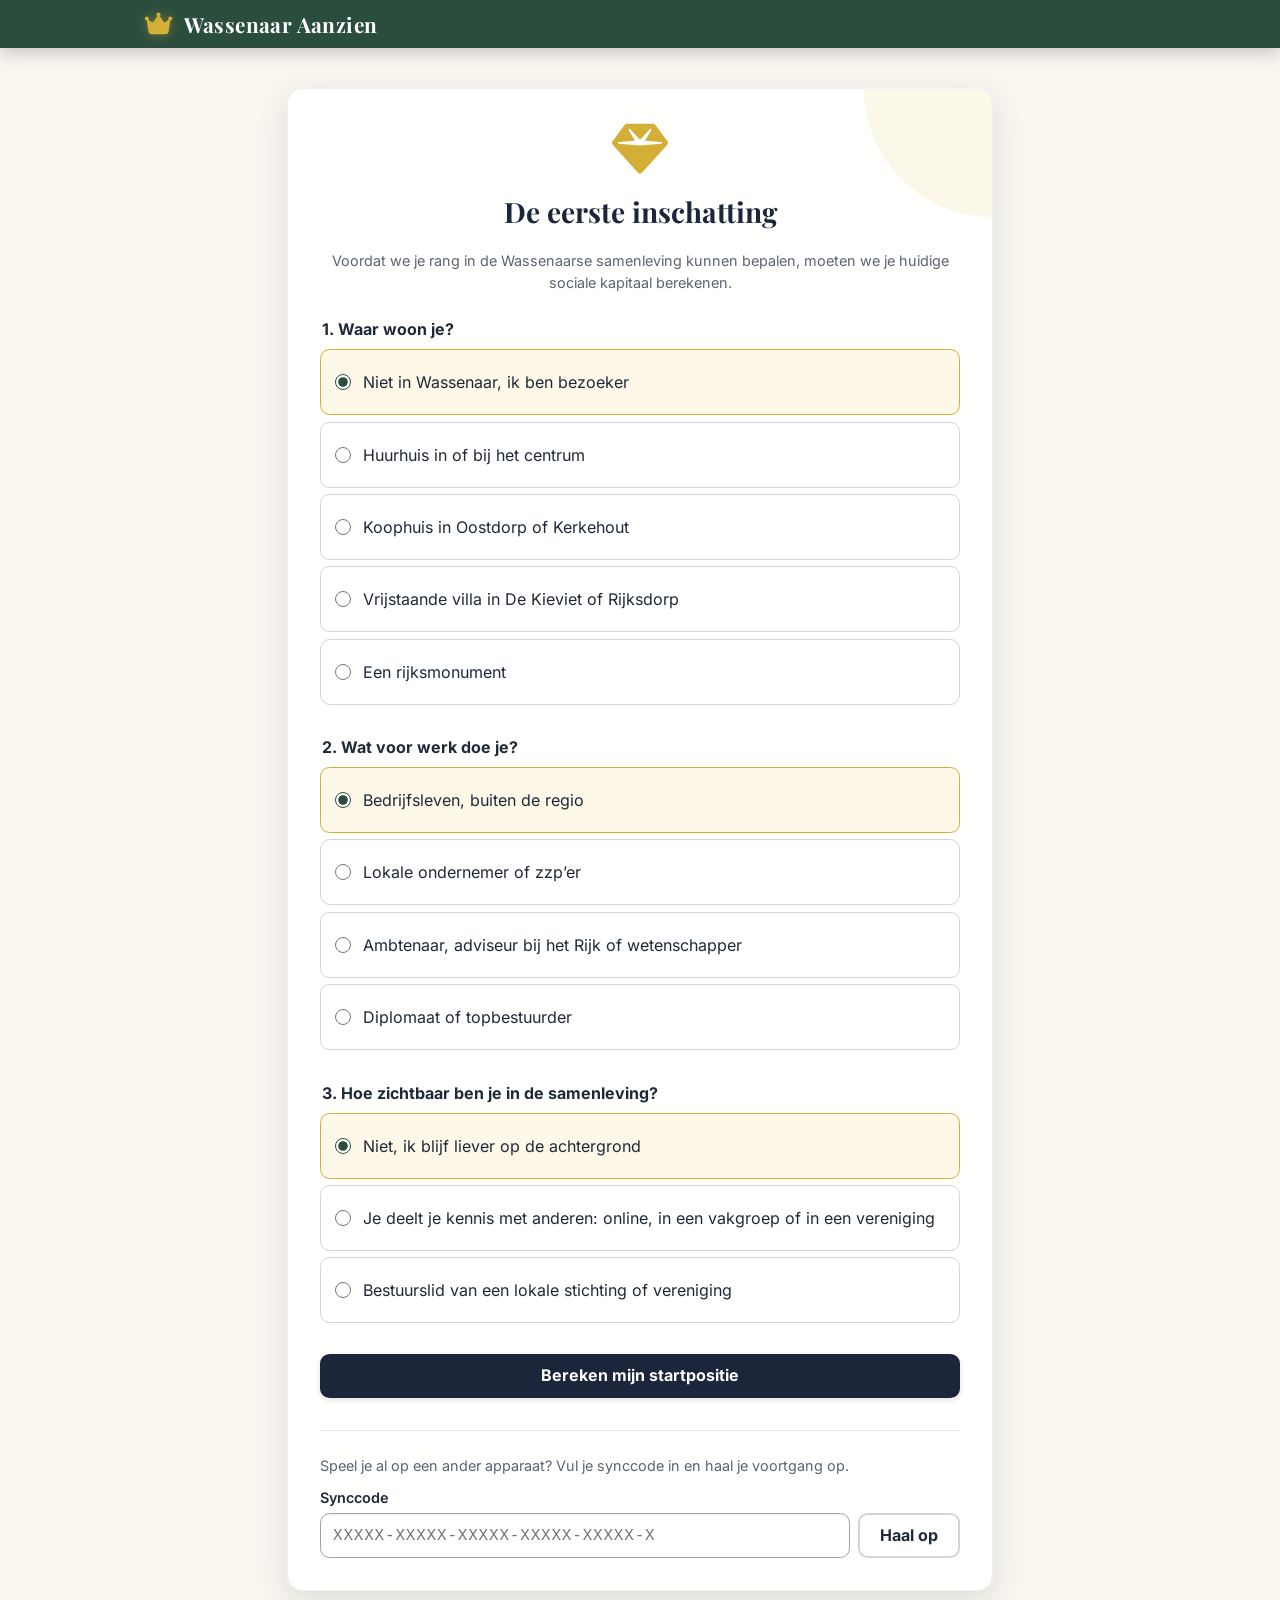
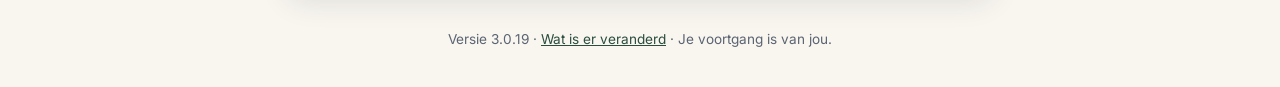
<file: app.html>
<!DOCTYPE html>
<html lang="nl">
<head>
  <meta charset="utf-8">
  <meta name="viewport" content="width=device-width, initial-scale=1">
  <meta http-equiv="Content-Security-Policy" content="default-src 'self'; script-src 'self'; style-src 'self'; img-src 'self'; font-src 'self'; object-src 'none'; base-uri 'self'; form-action 'self'">
  <meta name="robots" content="noindex">
  <meta http-equiv="refresh" content="0; url=wassenaar/app.html">
  <title>Wassenaar Aanzien is verhuisd</title>
  <link rel="icon" href="wassenaar/iconen/kroon.svg" type="image/svg+xml">
  <link rel="stylesheet" href="keuze.css">
  <script src="doorsturen.js" data-naar="wassenaar/app.html"></script>
</head>
<body>
<main>
<div class="az-keuze">
  <h1>Wassenaar Aanzien is verhuisd</h1>
  <p class="az-keuze-intro">De tool staat nu op een eigen plek. Je voortgang blijft gewoon staan.</p>
  <p class="az-keuze-knoppen"><a class="az-keuze-knop" href="wassenaar/app.html">Naar Wassenaar Aanzien</a></p>
</div>
</main>
</body>
</html>
</file>
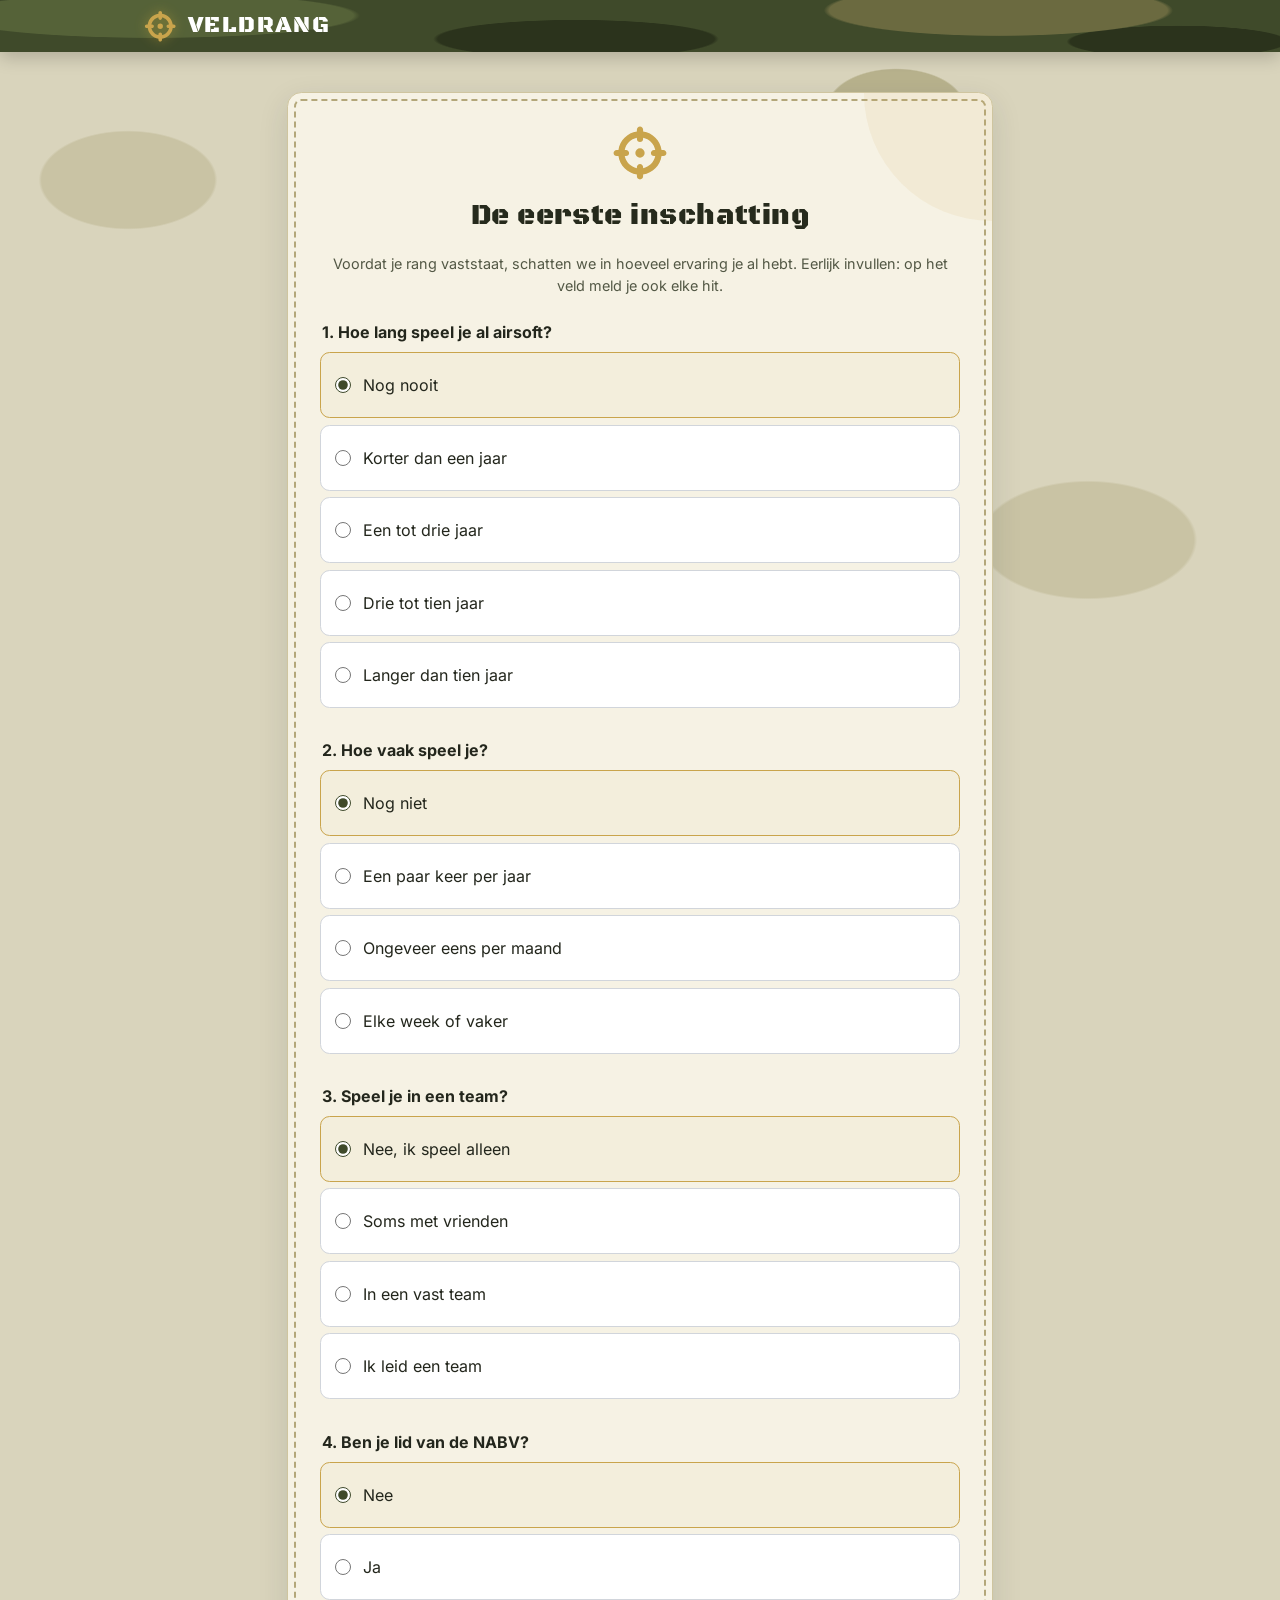
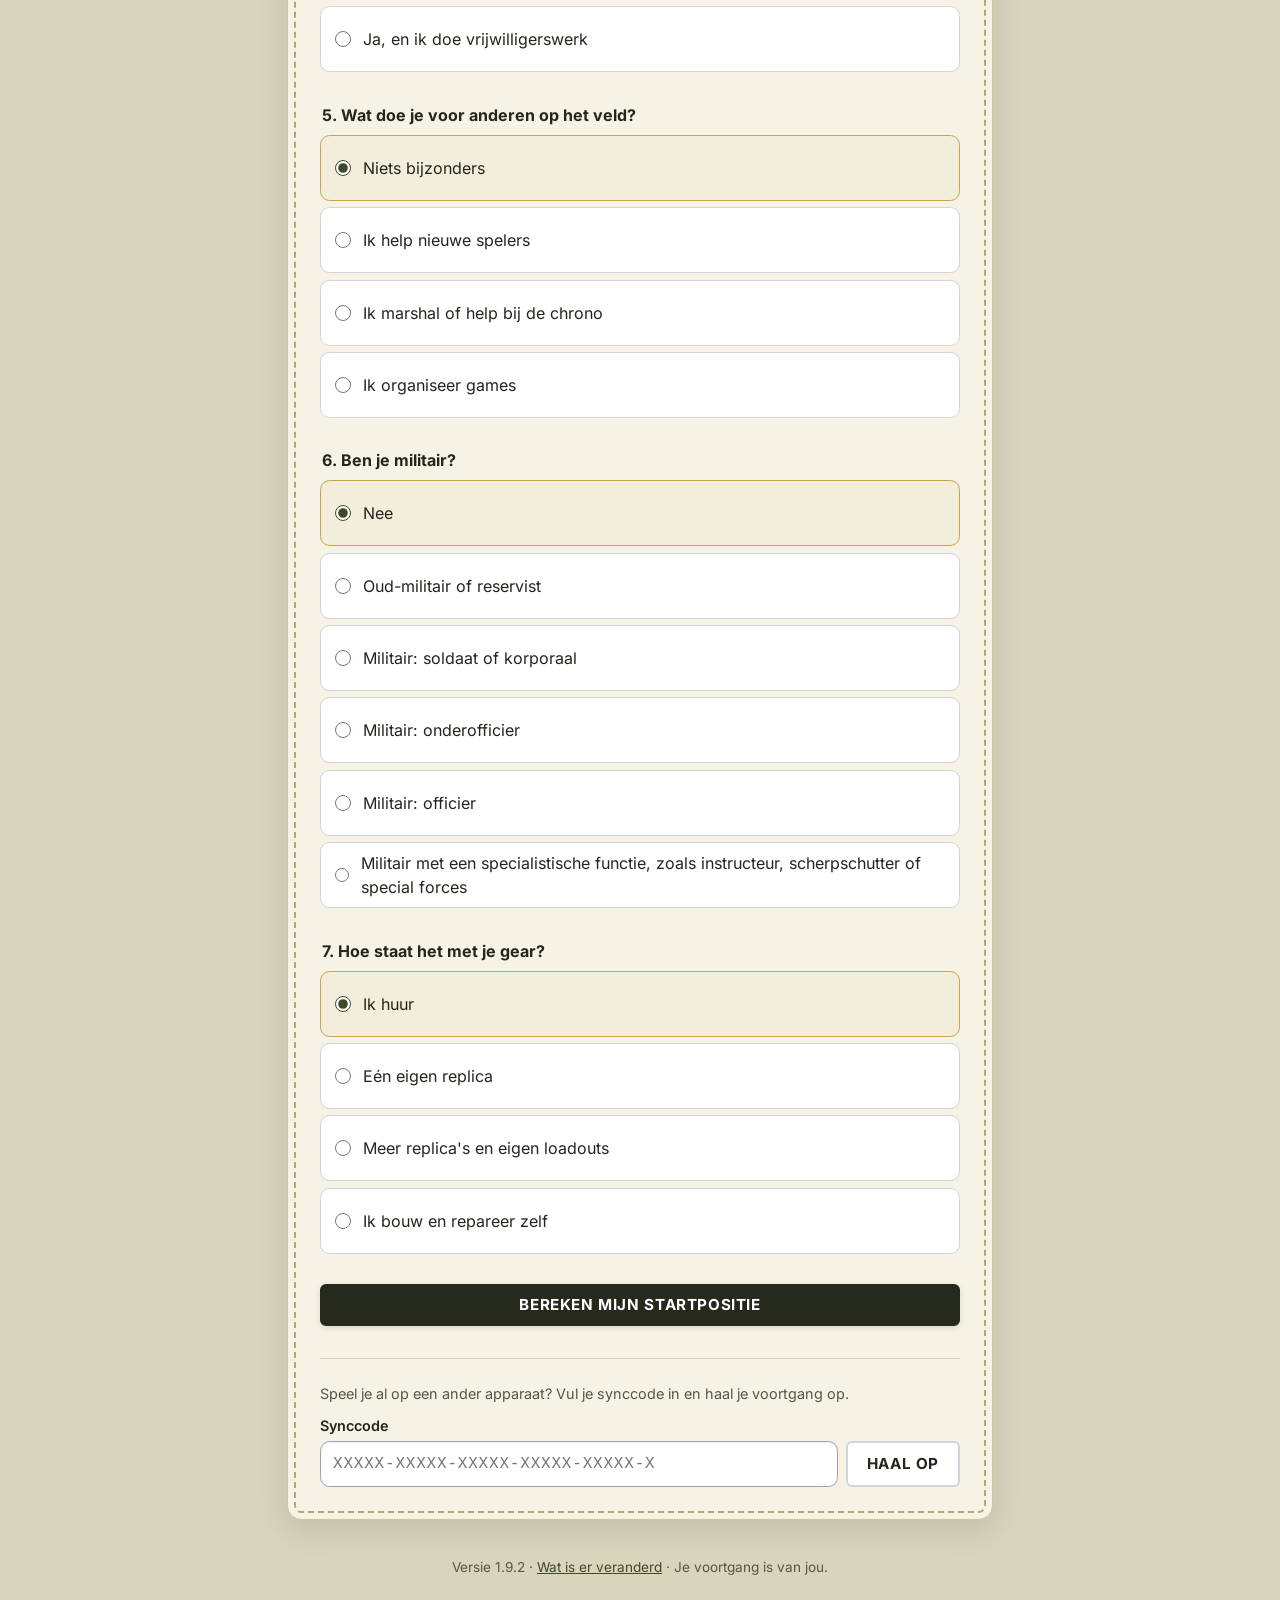
<file: veldrang/app.html>
<!DOCTYPE html>
<html lang="nl">
<head>
  <meta charset="utf-8">
  <meta name="viewport" content="width=device-width, initial-scale=1">
  <meta http-equiv="Content-Security-Policy" content="default-src 'self'; script-src 'self'; style-src 'self'; img-src 'self' blob:; font-src 'self'; connect-src 'self' https://hayobethlehem.nl; worker-src 'self'; object-src 'none'; base-uri 'self'; form-action 'self'">
  <meta name="robots" content="noindex">
  <meta name="description" content="Level je karakter op als airsofter: van Rekruut tot Generaal.">
  <meta name="theme-color" content="#3f4a2a">
  <title>Veldrang</title>
  <link rel="manifest" href="manifest.webmanifest">
  <link rel="icon" href="iconen/patch.svg" type="image/svg+xml">
  <link rel="apple-touch-icon" href="iconen/icoon-180.png">
  <link rel="stylesheet" href="../app.css">
  <link rel="stylesheet" href="../standalone.css">
  <link rel="stylesheet" href="thema.css">
  <link rel="stylesheet" href="pagina.css">
  <script type="module" src="app.js"></script>
</head>
<body>
<main>
<!-- begin inhoud: index.php geeft binnen een site alleen dit artikel door -->
<article id="aanzien" class="wereld-veldrang" lang="nl">
  <!-- Iconen: Font Awesome Free (fontawesome.com), CC BY 4.0 -->
  <svg class="sprite" aria-hidden="true" focusable="false">
    <symbol id="az-i-arrow-trend-up" viewBox="0 0 576 512"><path d="M384 160c-17.7 0-32-14.3-32-32s14.3-32 32-32l160 0c17.7 0 32 14.3 32 32l0 160c0 17.7-14.3 32-32 32s-32-14.3-32-32l0-82.7-169.4 169.4c-12.5 12.5-32.8 12.5-45.3 0L192 269.3 54.6 406.6c-12.5 12.5-32.8 12.5-45.3 0s-12.5-32.8 0-45.3l160-160c12.5-12.5 32.8-12.5 45.3 0L320 306.7 466.7 160 384 160z"/></symbol>
    <symbol id="az-i-bicycle" viewBox="0 0 640 512"><path d="M331.7 43.3C336 36.3 343.7 32 352 32l104 0c13.3 0 24 10.7 24 24s-10.7 24-24 24l-65.6 0 72.2 148.4c10.7-2.9 21.9-4.4 33.4-4.4 70.7 0 128 57.3 128 128s-57.3 128-128 128-128-57.3-128-128c0-42 20.2-79.2 51.4-102.6l-20.4-41.9-73.5 147c-2.3 4.8-6.3 8.8-11.4 11.2-.6 .3-1.2 .5-1.8 .7-2.9 1.1-5.9 1.6-8.9 1.5L271 368c-7.9 63.1-61.7 112-127 112-70.7 0-128-57.3-128-128S73.3 224 144 224c10.8 0 21.2 1.3 31.2 3.8l28.5-56.9-11.5-26.9-40.2 0c-13.3 0-24-10.7-24-24s10.7-24 24-24l56 0c9.6 0 18.3 5.7 22.1 14.5l14.3 33.5 123.7 0-37.7-77.5c-3.6-7.4-3.2-16.2 1.2-23.2zM228.5 228.7l-45.6 91.3 84.8 0-39.1-91.3zM305.7 287l47.5-95-88.2 0 40.7 95zm168.7 75.5l-29.7-61c-12.8 13-20.7 30.8-20.7 50.5 0 39.8 32.2 72 72 72s72-32.2 72-72-32.2-72-72-72c-2.7 0-5.5 .2-8.1 .5l29.7 61c5.8 11.9 .8 26.3-11.1 32.1s-26.3 .8-32.1-11.1zM149.2 368c-20.2 0-33.4-21.3-24.3-39.4l24.2-48.5c-1.7-.1-3.4-.2-5.1-.2-39.8 0-72 32.2-72 72s32.2 72 72 72c34.3 0 62.9-23.9 70.2-56l-65 0z"/></symbol>
    <symbol id="az-i-bolt" viewBox="0 0 448 512"><path d="M338.8-9.9c11.9 8.6 16.3 24.2 10.9 37.8L271.3 224 416 224c13.5 0 25.5 8.4 30.1 21.1s.7 26.9-9.6 35.5l-288 240c-11.3 9.4-27.4 9.9-39.3 1.3s-16.3-24.2-10.9-37.8L176.7 288 32 288c-13.5 0-25.5-8.4-30.1-21.1s-.7-26.9 9.6-35.5l288-240c11.3-9.4 27.4-9.9 39.3-1.3z"/></symbol>
    <symbol id="az-i-book-open" viewBox="0 0 512 512"><path d="M256 141.3l0 309.3 .5-.2C311.1 427.7 369.7 416 428.8 416l19.2 0 0-320-19.2 0c-42.2 0-84.1 8.4-123.1 24.6-16.8 7-33.4 13.9-49.7 20.7zM230.9 61.5L256 72 281.1 61.5C327.9 42 378.1 32 428.8 32L464 32c26.5 0 48 21.5 48 48l0 352c0 26.5-21.5 48-48 48l-35.2 0c-50.7 0-100.9 10-147.7 29.5l-12.8 5.3c-7.9 3.3-16.7 3.3-24.6 0l-12.8-5.3C184.1 490 133.9 480 83.2 480L48 480c-26.5 0-48-21.5-48-48L0 80C0 53.5 21.5 32 48 32l35.2 0c50.7 0 100.9 10 147.7 29.5z"/></symbol>
    <symbol id="az-i-box-open" viewBox="0 0 640 512"><path d="M560.3 237.2c10.4 11.8 28.3 14.4 41.8 5.5 14.7-9.8 18.7-29.7 8.9-44.4l-48-72c-2.8-4.2-6.6-7.7-11.1-10.2L351.4 4.7c-19.3-10.7-42.8-10.7-62.2 0L88.8 116c-5.4 3-9.7 7.4-12.6 12.8L27.7 218.7c-12.6 23.4-3.8 52.5 19.6 65.1l33 17.7 0 53.3c0 23 12.4 44.3 32.4 55.7l176 99.7c19.6 11.1 43.5 11.1 63.1 0l176-99.7c20.1-11.4 32.4-32.6 32.4-55.7l0-117.5zm-240-9.8L170.2 144 320.3 60.6 470.4 144 320.3 227.4zm-41.5 50.2l-21.3 46.2-165.8-88.8 25.4-47.2 161.7 89.8z"/></symbol>
    <symbol id="az-i-building-columns" viewBox="0 0 512 512"><path d="M271.9 20.2c-9.8-5.6-21.9-5.6-31.8 0l-224 128c-12.6 7.2-18.8 22-15.1 36S17.5 208 32 208l32 0 0 208 0 0-51.2 38.4C4.7 460.4 0 469.9 0 480 0 497.7 14.3 512 32 512l448 0c17.7 0 32-14.3 32-32 0-10.1-4.7-19.6-12.8-25.6l-51.2-38.4 0-208 32 0c14.5 0 27.2-9.8 30.9-23.8s-2.5-28.8-15.1-36l-224-128zM400 208l0 208-64 0 0-208 64 0zm-112 0l0 208-64 0 0-208 64 0zm-112 0l0 208-64 0 0-208 64 0zM256 96a32 32 0 1 1 0 64 32 32 0 1 1 0-64z"/></symbol>
    <symbol id="az-i-bullhorn" viewBox="0 0 512 512"><path d="M461.2 18.9C472.7 24 480 35.4 480 48l0 416c0 12.6-7.3 24-18.8 29.1s-24.8 3.2-34.3-5.1l-46.6-40.7c-43.6-38.1-98.7-60.3-156.4-63l0 95.7c0 17.7-14.3 32-32 32l-32 0c-17.7 0-32-14.3-32-32l0-96C57.3 384 0 326.7 0 256S57.3 128 128 128l84.5 0c61.8-.2 121.4-22.7 167.9-63.3l46.6-40.7c9.4-8.3 22.9-10.2 34.3-5.1zM224 320l0 .2c70.3 2.7 137.8 28.5 192 73.4l0-275.3c-54.2 44.9-121.7 70.7-192 73.4L224 320z"/></symbol>
    <symbol id="az-i-calendar-days" viewBox="0 0 448 512"><path d="M128 0c17.7 0 32 14.3 32 32l0 32 128 0 0-32c0-17.7 14.3-32 32-32s32 14.3 32 32l0 32 32 0c35.3 0 64 28.7 64 64l0 288c0 35.3-28.7 64-64 64L64 480c-35.3 0-64-28.7-64-64L0 128C0 92.7 28.7 64 64 64l32 0 0-32c0-17.7 14.3-32 32-32zM64 240l0 32c0 8.8 7.2 16 16 16l32 0c8.8 0 16-7.2 16-16l0-32c0-8.8-7.2-16-16-16l-32 0c-8.8 0-16 7.2-16 16zm128 0l0 32c0 8.8 7.2 16 16 16l32 0c8.8 0 16-7.2 16-16l0-32c0-8.8-7.2-16-16-16l-32 0c-8.8 0-16 7.2-16 16zm144-16c-8.8 0-16 7.2-16 16l0 32c0 8.8 7.2 16 16 16l32 0c8.8 0 16-7.2 16-16l0-32c0-8.8-7.2-16-16-16l-32 0zM64 368l0 32c0 8.8 7.2 16 16 16l32 0c8.8 0 16-7.2 16-16l0-32c0-8.8-7.2-16-16-16l-32 0c-8.8 0-16 7.2-16 16zm144-16c-8.8 0-16 7.2-16 16l0 32c0 8.8 7.2 16 16 16l32 0c8.8 0 16-7.2 16-16l0-32c0-8.8-7.2-16-16-16l-32 0zm112 16l0 32c0 8.8 7.2 16 16 16l32 0c8.8 0 16-7.2 16-16l0-32c0-8.8-7.2-16-16-16l-32 0c-8.8 0-16 7.2-16 16z"/></symbol>
    <symbol id="az-i-car" viewBox="0 0 512 512"><path d="M135.2 117.4l-26.1 74.6 293.8 0-26.1-74.6C372.3 104.6 360.2 96 346.6 96L165.4 96c-13.6 0-25.7 8.6-30.2 21.4zM39.6 196.8L74.8 96.3C88.3 57.8 124.6 32 165.4 32l181.2 0c40.8 0 77.1 25.8 90.6 64.3l35.2 100.5c23.2 9.6 39.6 32.5 39.6 59.2l0 192c0 17.7-14.3 32-32 32l-32 0c-17.7 0-32-14.3-32-32l0-32-320 0 0 32c0 17.7-14.3 32-32 32l-32 0c-17.7 0-32-14.3-32-32L0 256c0-26.7 16.4-49.6 39.6-59.2zM128 304a32 32 0 1 0 -64 0 32 32 0 1 0 64 0zm288 32a32 32 0 1 0 0-64 32 32 0 1 0 0 64z"/></symbol>
    <symbol id="az-i-champagne-glasses" viewBox="0 0 640 512"><path d="M155.6 17.3C163 3 179.9-3.6 195 1.9l125 45.6 125-45.6c15.1-5.5 32 1.1 39.4 15.4l78.8 152.9c28.8 55.8 10.3 122.3-38.5 156.6l31.3 86.2 41-15c16.6-6 35 2.5 41 19.1s-2.5 35-19.1 41c-47.4 17.3-94.8 34.5-142.2 51.8-16.6 6.1-35-2.5-41-19.1s2.5-35 19.1-41l41-15-31.3-86.2c-59.4 5.2-116.2-33.9-130-95.2l-14.6-64.7-14.6 64.7c-13.8 61.3-70.6 100.4-130 95.2l-31.3 86.2 41 15c16.6 6.1 25.2 24.4 19.1 41s-24.4 25.2-41 19.1c-47.4-17.3-94.8-34.6-142.2-51.8-16.6-6.1-25.2-24.4-19.1-41S26.3 392 42.9 398l41 15 31.3-86.2C66.5 292.5 48.1 226 76.9 170.2L155.6 17.3zm44 54.4l-27.2 52.8 89.2 32.5 13.1-57.9-75.1-27.4zm240.9 0l-75.1 27.4 13.1 57.9 89.2-32.5-27.2-52.8z"/></symbol>
    <symbol id="az-i-chart-pie" viewBox="0 0 576 512"><path d="M512.4 240l-176 0c-17.7 0-32-14.3-32-32l0-176c0-17.7 14.4-32.2 31.9-29.9 107 14.2 191.8 99 206 206 2.3 17.5-12.2 31.9-29.9 31.9zM222.6 37.2c18.1-3.8 33.8 11 33.8 29.5l0 197.3c0 5.6 2 11 5.5 15.3L394 438.7c11.7 14.1 9.2 35.4-6.9 44.1-34.1 18.6-73.2 29.2-114.7 29.2-132.5 0-240-107.5-240-240 0-115.5 81.5-211.9 190.2-234.8zM477.8 288l64 0c18.5 0 33.3 15.7 29.5 33.8-10.2 48.4-35 91.4-69.6 124.2-12.3 11.7-31.6 9.2-42.4-3.9L374.9 340.4c-17.3-20.9-2.4-52.4 24.6-52.4l78.2 0z"/></symbol>
    <symbol id="az-i-chess-king" viewBox="0 0 448 512"><path d="M224-32c17.7 0 32 14.3 32 32l0 32 32 0c17.7 0 32 14.3 32 32s-14.3 32-32 32l-32 0 0 64 153.8 0c21.1 0 38.2 17.1 38.2 38.2 0 6.4-1.6 12.7-4.7 18.3L352 384 408.2 454.3c5 6.3 7.8 14.1 7.8 22.2 0 19.6-15.9 35.5-35.5 35.5L67.5 512c-19.6 0-35.5-15.9-35.5-35.5 0-8.1 2.7-15.9 7.8-22.2L96 384 4.7 216.6C1.6 210.9 0 204.6 0 198.2 0 177.1 17.1 160 38.2 160l153.8 0 0-64-32 0c-17.7 0-32-14.3-32-32s14.3-32 32-32l32 0 0-32c0-17.7 14.3-32 32-32z"/></symbol>
    <symbol id="az-i-chess-knight" viewBox="0 0 384 512"><path d="M192-32c106 0 192 86 192 192l0 133.5c0 17-6.8 33.2-18.7 45.2L320 384 370.8 434.7c8.5 8.5 13.2 20 13.2 32 0 25-20.3 45.2-45.2 45.3L45.3 512c-25 0-45.2-20.3-45.2-45.3 0-12 4.8-23.5 13.2-32L64 384 64 349.4c0-18.7 8.2-36.4 22.3-48.6l89.7-76.8-48 0-12.1 12.1c-12.7 12.7-30 19.9-48 19.9-37.5 0-67.9-30.4-67.9-67.9l0-8.7c0-22.8 8.2-44.9 23.1-62.3L96 32 96 0c0-17.7 14.3-32 32-32l64 0zM160 72a24 24 0 1 0 0 48 24 24 0 1 0 0-48z"/></symbol>
    <symbol id="az-i-circle-check" viewBox="0 0 512 512"><path d="M256 512a256 256 0 1 1 0-512 256 256 0 1 1 0 512zM374 145.7c-10.7-7.8-25.7-5.4-33.5 5.3L221.1 315.2 169 263.1c-9.4-9.4-24.6-9.4-33.9 0s-9.4 24.6 0 33.9l72 72c5 5 11.8 7.5 18.8 7s13.4-4.1 17.5-9.8L379.3 179.2c7.8-10.7 5.4-25.7-5.3-33.5z"/></symbol>
    <symbol id="az-i-circle-exclamation" viewBox="0 0 512 512"><path d="M256 512a256 256 0 1 1 0-512 256 256 0 1 1 0 512zm0-192a32 32 0 1 0 0 64 32 32 0 1 0 0-64zm0-192c-18.2 0-32.7 15.5-31.4 33.7l7.4 104c.9 12.6 11.4 22.3 23.9 22.3 12.6 0 23-9.7 23.9-22.3l7.4-104c1.3-18.2-13.1-33.7-31.4-33.7z"/></symbol>
    <symbol id="az-i-coins" viewBox="0 0 512 512"><path d="M128 96l0-16c0-44.2 86-80 192-80S512 35.8 512 80l0 16c0 30.6-41.3 57.2-102 70.7-2.4-2.8-4.9-5.5-7.4-8-15.5-15.3-35.5-26.9-56.4-35.5-41.9-17.5-96.5-27.1-154.2-27.1-21.9 0-43.3 1.4-63.8 4.1-.2-1.3-.2-2.7-.2-4.1zM432 353l0-46.2c15.1-3.9 29.3-8.5 42.2-13.9 13.2-5.5 26.1-12.2 37.8-20.3l0 15.4c0 26.8-31.5 50.5-80 65zm0-96l0-33c0-4.5-.4-8.8-1-13 15.5-3.9 30-8.6 43.2-14.2s26.1-12.2 37.8-20.3l0 15.4c0 26.8-31.5 50.5-80 65zM0 240l0-16c0-44.2 86-80 192-80s192 35.8 192 80l0 16c0 44.2-86 80-192 80S0 284.2 0 240zm384 96c0 44.2-86 80-192 80S0 380.2 0 336l0-15.4c11.6 8.1 24.5 14.7 37.8 20.3 41.9 17.5 96.5 27.1 154.2 27.1s112.3-9.7 154.2-27.1c13.2-5.5 26.1-12.2 37.8-20.3l0 15.4zm0 80.6l0 15.4c0 44.2-86 80-192 80S0 476.2 0 432l0-15.4c11.6 8.1 24.5 14.7 37.8 20.3 41.9 17.5 96.5 27.1 154.2 27.1s112.3-9.7 154.2-27.1c13.2-5.5 26.1-12.2 37.8-20.3z"/></symbol>
    <symbol id="az-i-crown" viewBox="0 0 576 512"><path d="M313 87.2c9.2-7.3 15-18.6 15-31.2 0-22.1-17.9-40-40-40s-40 17.9-40 40c0 12.6 5.9 23.9 15 31.2L194.6 194.8c-10 15.7-31.3 19.6-46.2 8.4L88.9 158.7c4.5-6.4 7.1-14.3 7.1-22.7 0-22.1-17.9-40-40-40s-40 17.9-40 40c0 21.8 17.5 39.6 39.2 40L87.8 393.5c4.7 31.3 31.6 54.5 63.3 54.5l273.8 0c31.7 0 58.6-23.2 63.3-54.5L520.8 176c21.7-.4 39.2-18.2 39.2-40 0-22.1-17.9-40-40-40s-40 17.9-40 40c0 8.4 2.6 16.3 7.1 22.7l-59.4 44.6c-14.9 11.2-36.2 7.3-46.2-8.4L313 87.2z"/></symbol>
    <symbol id="az-i-download" viewBox="0 0 448 512"><path d="M256 32c0-17.7-14.3-32-32-32s-32 14.3-32 32l0 210.7-41.4-41.4c-12.5-12.5-32.8-12.5-45.3 0s-12.5 32.8 0 45.3l96 96c12.5 12.5 32.8 12.5 45.3 0l96-96c12.5-12.5 12.5-32.8 0-45.3s-32.8-12.5-45.3 0L256 242.7 256 32zM64 320c-35.3 0-64 28.7-64 64l0 32c0 35.3 28.7 64 64 64l320 0c35.3 0 64-28.7 64-64l0-32c0-35.3-28.7-64-64-64l-46.9 0-56.6 56.6c-31.2 31.2-81.9 31.2-113.1 0L110.9 320 64 320zm304 56a24 24 0 1 1 0 48 24 24 0 1 1 0-48z"/></symbol>
    <symbol id="az-i-drumstick-bite" viewBox="0 0 512 512"><path d="M160 265.2c0 8.5-3.4 16.6-9.4 22.6l-26.8 26.8c-12.3 12.3-32.5 11.4-49.4 7.2-4.6-1.1-9.5-1.8-14.5-1.8-33.1 0-60 26.9-60 60s26.9 60 60 60c6.3 0 12 5.7 12 12 0 33.1 26.9 60 60 60s60-26.9 60-60c0-5-.6-9.8-1.8-14.5-4.2-16.9-5.2-37.1 7.2-49.4l26.8-26.8c6-6 14.1-9.4 22.6-9.4l89.2 0c6.3 0 12.4-.3 18.5-1 11.9-1.2 16.4-15.5 10.8-26-8.5-15.8-13.3-33.8-13.3-53 0-61.9 50.1-112 112-112 8 0 15.7 .8 23.2 2.4 11.7 2.5 24.1-5.9 22-17.6-14.7-82.3-86.7-144.8-173.2-144.8-97.2 0-176 78.8-176 176l0 89.2z"/></symbol>
    <symbol id="az-i-fire" viewBox="0 0 448 512"><path d="M160.5-26.4c9.3-7.8 23-7.5 31.9 .9 12.3 11.6 23.3 24.4 33.9 37.4 13.5 16.5 29.7 38.3 45.3 64.2 5.2-6.8 10-12.8 14.2-17.9 1.1-1.3 2.2-2.7 3.3-4.1 7.9-9.8 17.7-22.1 30.8-22.1 13.4 0 22.8 11.9 30.8 22.1 1.3 1.7 2.6 3.3 3.9 4.8 10.3 12.4 24 30.3 37.7 52.4 27.2 43.9 55.6 106.4 55.6 176.6 0 123.7-100.3 224-224 224S0 411.7 0 288c0-91.1 41.1-170 80.5-225 19.9-27.7 39.7-49.9 54.6-65.1 8.2-8.4 16.5-16.7 25.5-24.2zM225.7 416c25.3 0 47.7-7 68.8-21 42.1-29.4 53.4-88.2 28.1-134.4-4.5-9-16-9.6-22.5-2l-25.2 29.3c-6.6 7.6-18.5 7.4-24.7-.5-17.3-22.1-49.1-62.4-65.3-83-5.4-6.9-15.2-8-21.5-1.9-18.3 17.8-51.5 56.8-51.5 104.3 0 68.6 50.6 109.2 113.7 109.2z"/></symbol>
    <symbol id="az-i-fish-fins" viewBox="0 0 576 512"><path d="M275.2 38.4c-10.6-8-25-8.5-36.3-1.5S222 57.3 224.6 70.3l9.7 48.6c-19.4 9-36.9 19.9-52.4 31.5-15.3 11.5-29 23.9-40.7 36.3L48.1 132.4c-12.5-7.3-28.4-5.3-38.7 4.9s-12.4 26-5.3 38.6L50 256 4.2 336.1c-7.2 12.6-5 28.4 5.3 38.6s26.1 12.2 38.7 4.9l93.1-54.3c11.8 12.3 25.4 24.8 40.7 36.3 15.5 11.6 33 22.5 52.4 31.5l-9.7 48.6c-2.6 13 3.1 26.3 14.3 33.3s25.6 6.5 36.3-1.5l77.6-58.2c54.9-4 101.5-27 137.2-53.8 39.2-29.4 67.2-64.7 81.6-89.5 5.8-9.9 5.8-22.2 0-32.1-14.4-24.8-42.5-60.1-81.6-89.5-35.8-26.8-82.3-49.8-137.2-53.8L275.2 38.4zM384 256a32 32 0 1 1 64 0 32 32 0 1 1 -64 0z"/></symbol>
    <symbol id="az-i-floppy-disk" viewBox="0 0 448 512"><path d="M64 32C28.7 32 0 60.7 0 96L0 416c0 35.3 28.7 64 64 64l320 0c35.3 0 64-28.7 64-64l0-242.7c0-17-6.7-33.3-18.7-45.3L352 50.7C340 38.7 323.7 32 306.7 32L64 32zm32 96c0-17.7 14.3-32 32-32l160 0c17.7 0 32 14.3 32 32l0 64c0 17.7-14.3 32-32 32l-160 0c-17.7 0-32-14.3-32-32l0-64zM224 288a64 64 0 1 1 0 128 64 64 0 1 1 0-128z"/></symbol>
    <symbol id="az-i-gem" viewBox="0 0 512 512"><path d="M116.7 33.8c4.5-6.1 11.7-9.8 19.3-9.8l240 0c7.6 0 14.8 3.6 19.3 9.8l112 152c6.8 9.2 6.1 21.9-1.5 30.4l-232 256c-4.5 5-11 7.9-17.8 7.9s-13.2-2.9-17.8-7.9l-232-256c-7.7-8.5-8.3-21.2-1.5-30.4l112-152zm38.5 39.8c-3.3 2.5-4.2 7-2.1 10.5L210.5 179.8 63.3 192c-4.1 .3-7.3 3.8-7.3 8s3.2 7.6 7.3 8l192 16c.4 0 .9 0 1.3 0l192-16c4.1-.3 7.3-3.8 7.3-8s-3.2-7.6-7.3-8l-147.2-12.3 57.4-95.6c2.1-3.5 1.2-8.1-2.1-10.5s-7.9-2-10.7 1L256 172.2 165.9 74.6c-2.8-3-7.4-3.4-10.7-1z"/></symbol>
    <symbol id="az-i-globe" viewBox="0 0 512 512"><path d="M351.9 280l-190.9 0c2.9 64.5 17.2 123.9 37.5 167.4 11.4 24.5 23.7 41.8 35.1 52.4 11.2 10.5 18.9 12.2 22.9 12.2s11.7-1.7 22.9-12.2c11.4-10.6 23.7-28 35.1-52.4 20.3-43.5 34.6-102.9 37.5-167.4zM160.9 232l190.9 0C349 167.5 334.7 108.1 314.4 64.6 303 40.2 290.7 22.8 279.3 12.2 268.1 1.7 260.4 0 256.4 0s-11.7 1.7-22.9 12.2c-11.4 10.6-23.7 28-35.1 52.4-20.3 43.5-34.6 102.9-37.5 167.4zm-48 0C116.4 146.4 138.5 66.9 170.8 14.7 78.7 47.3 10.9 131.2 1.5 232l111.4 0zM1.5 280c9.4 100.8 77.2 184.7 169.3 217.3-32.3-52.2-54.4-131.7-57.9-217.3L1.5 280zm398.4 0c-3.5 85.6-25.6 165.1-57.9 217.3 92.1-32.7 159.9-116.5 169.3-217.3l-111.4 0zm111.4-48C501.9 131.2 434.1 47.3 342 14.7 374.3 66.9 396.4 146.4 399.9 232l111.4 0z"/></symbol>
    <symbol id="az-i-golf-ball-tee" viewBox="0 0 384 512"><path d="M298.5 384.1c12.1 1.2 21.5 11.5 21.5 23.9s-9.4 22.6-21.5 23.9l-2.5 .1-80 0 0 88c0 13.3-10.7 24-24 24s-24-10.7-24-24l0-88-80 0c-13.3 0-24-10.7-24-24 0-12.4 9.4-22.6 21.5-23.9l2.5-.1 208 0 2.5 .1zM192 0c106 0 192 86 192 192 0 57.4-25.2 108.8-65.1 144L65.1 336C25.2 300.8 0 249.4 0 192 0 86 86 0 192 0zm32 240c-7.7 0-14.2 5.5-15.7 12.8l-.6 6.4c-1.3 6.3-6.2 11.2-12.5 12.5l-6.4 .6c-7.3 1.5-12.8 8-12.8 15.7 0 8.8 7.2 16 16 16 26.5 0 48-21.5 48-48 0-8.8-7.2-16-16-16zm64-64c-7.7 0-14.2 5.5-15.7 12.8l-.6 6.4c-1.3 6.3-6.2 11.2-12.5 12.5l-6.4 .6c-7.3 1.5-12.8 8-12.8 15.7 0 8.8 7.2 16 16 16 26.5 0 48-21.5 48-48 0-8.8-7.2-16-16-16zm-80-16c-7.7 0-14.2 5.5-15.7 12.8l-.6 6.4c-1.3 6.3-6.2 11.2-12.5 12.5l-6.4 .6c-7.3 1.5-12.8 8-12.8 15.7 0 8.8 7.2 16 16 16 26.5 0 48-21.5 48-48 0-8.8-7.2-16-16-16z"/></symbol>
    <symbol id="az-i-handshake" viewBox="0 0 576 512"><path d="M268.9 85.2L152.3 214.8c-4.6 5.1-4.4 13 .5 17.9 30.5 30.5 80 30.5 110.5 0l31.8-31.8c4.2-4.2 9.5-6.5 14.9-6.9 6.8-.6 13.8 1.7 19 6.9L505.6 376 576 320 576 32 464 96 440.2 80.1C424.4 69.6 405.9 64 386.9 64l-70.4 0c-1.1 0-2.3 0-3.4 .1-16.9 .9-32.8 8.5-44.2 21.1zM116.6 182.7L223.4 64 183.8 64c-25.5 0-49.9 10.1-67.9 28.1L112 96 0 32 0 320 156.4 450.3c23 19.2 52 29.7 81.9 29.7l15.7 0-7-7c-9.4-9.4-9.4-24.6 0-33.9s24.6-9.4 33.9 0l41 41 9 0c19.1 0 37.8-4.3 54.8-12.3L359 441c-9.4-9.4-9.4-24.6 0-33.9s24.6-9.4 33.9 0l32 32 17.5-17.5c8.9-8.9 11.5-21.8 7.6-33.1l-137.9-136.8-14.9 14.9c-49.3 49.3-129.1 49.3-178.4 0-23-23-23.9-59.9-2.2-84z"/></symbol>
    <symbol id="az-i-handshake-angle" viewBox="0 0 576 512"><path d="M268.9 53.2L152.3 182.8c-4.6 5.1-4.4 13 .5 17.9 30.5 30.5 80 30.5 110.5 0l31.8-31.8c4.2-4.2 9.5-6.5 14.9-6.9 6.8-.6 13.8 1.7 19 6.9L505.6 344 576 288 576 0 464 64 440.2 48.1C424.4 37.6 405.9 32 386.9 32l-70.4 0c-1.1 0-2.3 0-3.4 .1-16.9 .9-32.8 8.5-44.2 21.1zM116.6 150.7L223.4 32 183.8 32c-25.5 0-49.9 10.1-67.9 28.1L0 192 0 544 144 408 156.4 418.3c23 19.2 52 29.7 81.9 29.7l15.7 0-7-7c-9.4-9.4-9.4-24.6 0-33.9s24.6-9.4 33.9 0l41 41 9 0c19.1 0 37.8-4.3 54.8-12.3L359 409c-9.4-9.4-9.4-24.6 0-33.9s24.6-9.4 33.9 0l32 32 17.5-17.5c8.9-8.9 11.5-21.8 7.6-33.1l-137.9-136.8-14.9 14.9c-49.3 49.3-129.1 49.3-178.4 0-23-23-23.9-59.9-2.2-84z"/></symbol>
    <symbol id="az-i-handshake-simple" viewBox="0 0 576 512"><path d="M268.9 85.2L152.3 214.8c-4.6 5.1-4.4 13 .5 17.9 30.5 30.5 80 30.5 110.5 0l31.8-31.8c4.2-4.2 9.5-6.5 14.9-6.9 6.8-.6 13.8 1.7 19 6.9L505.6 376 576 320 576 32 464 96 440.2 80.1C424.4 69.6 405.9 64 386.9 64l-70.4 0c-1.1 0-2.3 0-3.4 .1-16.9 .9-32.8 8.5-44.2 21.1zM116.6 182.7L223.4 64 183.8 64c-25.5 0-49.9 10.1-67.9 28.1L112 96 0 32 0 320 156.4 450.3c23 19.2 52 29.7 81.9 29.7l15.7 0-7-7c-9.4-9.4-9.4-24.6 0-33.9s24.6-9.4 33.9 0l41 41 9 0c19.1 0 37.8-4.3 54.8-12.3L359 441c-9.4-9.4-9.4-24.6 0-33.9s24.6-9.4 33.9 0l32 32 17.5-17.5c8.9-8.9 11.5-21.8 7.6-33.1l-137.9-136.8-14.9 14.9c-49.3 49.3-129.1 49.3-178.4 0-23-23-23.9-59.9-2.2-84z"/></symbol>
    <symbol id="az-i-house-chimney" viewBox="0 0 512 512"><path d="M234.2 8.6c12.3-11.4 31.3-11.4 43.5 0L368 92.3 368 80c0-17.7 14.3-32 32-32l32 0c17.7 0 32 14.3 32 32l0 101.5 37.8 35.1c9.6 9 12.8 22.9 8 35.1S493.2 272 480 272l-16 0 0 176c0 35.3-28.7 64-64 64l-288 0c-35.3 0-64-28.7-64-64l0-176-16 0c-13.2 0-25-8.1-29.8-20.3s-1.6-26.2 8-35.1l224-208zM240 320c-26.5 0-48 21.5-48 48l0 96 128 0 0-96c0-26.5-21.5-48-48-48l-32 0z"/></symbol>
    <symbol id="az-i-house-flag" viewBox="0 0 640 512"><path d="M472 0c17.7 0 32 14.3 32 32l96 0c17.7 0 32 14.3 32 32l0 96c0 17.7-14.3 32-32 32l-96 0 0 288c0 17.7-14.3 32-32 32s-32-14.3-32-32l0-448c0-17.7 14.3-32 32-32zM283.5 59.1l100.5 96.9 0 356-256 0c-35.3 0-64-28.7-64-64l0-144-19.9 0c-15.5 0-28.1-12.6-28.1-28.1 0-7.6 3.1-14.9 8.6-20.2L228.5 59.1C235.9 52 245.7 48 256 48s20.1 4 27.5 11.1zM232 256c-13.3 0-24 10.7-24 24l0 48c0 13.3 10.7 24 24 24l48 0c13.3 0 24-10.7 24-24l0-48c0-13.3-10.7-24-24-24l-48 0z"/></symbol>
    <symbol id="az-i-id-card" viewBox="0 0 576 512"><path d="M0 96C0 60.7 28.7 32 64 32l448 0c35.3 0 64 28.7 64 64L0 96zm0 48l576 0 0 272c0 35.3-28.7 64-64 64L64 480c-35.3 0-64-28.7-64-64L0 144zM247.3 416c20.2 0 35.3-19.4 22.4-35-14.7-17.7-36.9-29-61.7-29l-64 0c-24.8 0-47 11.3-61.7 29-12.9 15.6 2.2 35 22.4 35l142.5 0zM176 312a56 56 0 1 0 0-112 56 56 0 1 0 0 112zM360 208c-13.3 0-24 10.7-24 24s10.7 24 24 24l112 0c13.3 0 24-10.7 24-24s-10.7-24-24-24l-112 0zm0 96c-13.3 0-24 10.7-24 24s10.7 24 24 24l112 0c13.3 0 24-10.7 24-24s-10.7-24-24-24l-112 0z"/></symbol>
    <symbol id="az-i-image" viewBox="0 0 448 512"><path d="M64 32C28.7 32 0 60.7 0 96L0 416c0 35.3 28.7 64 64 64l320 0c35.3 0 64-28.7 64-64l0-320c0-35.3-28.7-64-64-64L64 32zm64 80a48 48 0 1 1 0 96 48 48 0 1 1 0-96zM272 224c8.4 0 16.1 4.4 20.5 11.5l88 144c4.5 7.4 4.7 16.7 .5 24.3S368.7 416 360 416L88 416c-8.9 0-17.2-5-21.3-12.9s-3.5-17.5 1.6-24.8l56-80c4.5-6.4 11.8-10.2 19.7-10.2s15.2 3.8 19.7 10.2l26.4 37.8 61.4-100.5c4.4-7.1 12.1-11.5 20.5-11.5z"/></symbol>
    <symbol id="az-i-landmark" viewBox="0 0 512 512"><path d="M238.7 5.1c10.5-6.8 24.1-6.8 34.6 0l224 144c11.9 7.7 17.4 22.3 13.4 35.9s-16.5 23-30.7 23l-32 0 0 208 51.2 38.4c8.1 6 12.8 15.5 12.8 25.6 0 17.7-14.3 32-32 32L32 512c-17.7 0-32-14.3-32-32 0-10.1 4.7-19.6 12.8-25.6l51.2-38.4 0 0 0-208-32 0c-14.2 0-26.7-9.4-30.7-23s1.5-28.3 13.4-35.9l224-144zM336 208l0 208 64 0 0-208-64 0zM224 416l64 0 0-208-64 0 0 208zM112 208l0 208 64 0 0-208-64 0z"/></symbol>
    <symbol id="az-i-landmark-dome" viewBox="0 0 512 512"><path d="M256 0c-17.7 0-32 14.3-32 32 0 .9 0 1.8 .1 2.6-80.5 13.4-144 76.9-157.5 157.4L64 192c-17.7 0-32 14.3-32 32s14.3 32 32 32l0 160-51.2 38.4C4.7 460.4 0 469.9 0 480 0 497.7 14.3 512 32 512l448 0c17.7 0 32-14.3 32-32 0-10.1-4.7-19.6-12.8-25.6L448 416 448 256c17.7 0 32-14.3 32-32s-14.3-32-32-32l-2.7 0c-13.5-80.4-77-143.9-157.5-157.4 .1-.9 .1-1.7 .1-2.6 0-17.7-14.3-32-32-32zm80 256l64 0 0 160-64 0 0-160zM224 416l0-160 64 0 0 160-64 0zM112 256l64 0 0 160-64 0 0-160z"/></symbol>
    <symbol id="az-i-life-ring" viewBox="0 0 512 512"><path d="M367.2 412.5C335.9 434.9 297.5 448 256 448s-79.9-13.1-111.2-35.5l58-58c15.8 8.6 34 13.5 53.3 13.5s37.4-4.9 53.3-13.5l58 58zm90.7 .8c33.8-43.4 54-98 54-157.3S491.8 142.1 458 98.7c9-12.5 7.9-30.1-3.4-41.3S425.8 45 413.3 54C369.9 20.2 315.3 0 256 0S142.1 20.2 98.7 54c-12.5-9-30.1-7.9-41.3 3.4S45 86.2 54 98.7C20.2 142.1 0 196.7 0 256S20.2 369.9 54 413.3c-9 12.5-7.9 30.1 3.4 41.3S86.2 467 98.7 458c43.4 33.8 98 54 157.3 54s113.9-20.2 157.3-54c12.5 9 30.1 7.9 41.3-3.4s12.4-28.8 3.4-41.3zm-45.5-46.1l-58-58c8.6-15.8 13.5-34 13.5-53.3s-4.9-37.4-13.5-53.3l58-58C434.9 176.1 448 214.5 448 256s-13.1 79.9-35.5 111.2zM367.2 99.5l-58 58c-15.8-8.6-34-13.5-53.3-13.5s-37.4 4.9-53.3 13.5l-58-58C176.1 77.1 214.5 64 256 64s79.9 13.1 111.2 35.5zM157.5 309.3l-58 58C77.1 335.9 64 297.5 64 256s13.1-79.9 35.5-111.2l58 58c-8.6 15.8-13.5 34-13.5 53.3s4.9 37.4 13.5 53.3zM208 256a48 48 0 1 1 96 0 48 48 0 1 1 -96 0z"/></symbol>
    <symbol id="az-i-lightbulb" viewBox="0 0 384 512"><path d="M292.9 384c7.3-22.3 21.9-42.5 38.4-59.9 32.7-34.4 52.7-80.9 52.7-132.1 0-106-86-192-192-192S0 86 0 192c0 51.2 20 97.7 52.7 132.1 16.5 17.4 31.2 37.6 38.4 59.9l201.7 0zM288 432l-192 0 0 16c0 44.2 35.8 80 80 80l32 0c44.2 0 80-35.8 80-80l0-16zM184 112c-39.8 0-72 32.2-72 72 0 13.3-10.7 24-24 24s-24-10.7-24-24c0-66.3 53.7-120 120-120 13.3 0 24 10.7 24 24s-10.7 24-24 24z"/></symbol>
    <symbol id="az-i-list-check" viewBox="0 0 512 512"><path d="M133.8 36.3c10.9 7.6 13.5 22.6 5.9 33.4l-56 80c-4.1 5.8-10.5 9.5-17.6 10.1S52 158 47 153L7 113C-2.3 103.6-2.3 88.4 7 79S31.6 69.7 41 79l19.8 19.8 39.6-56.6c7.6-10.9 22.6-13.5 33.4-5.9zm0 160c10.9 7.6 13.5 22.6 5.9 33.4l-56 80c-4.1 5.8-10.5 9.5-17.6 10.1S52 318 47 313L7 273c-9.4-9.4-9.4-24.6 0-33.9s24.6-9.4 33.9 0l19.8 19.8 39.6-56.6c7.6-10.9 22.6-13.5 33.4-5.9zM224 96c0-17.7 14.3-32 32-32l224 0c17.7 0 32 14.3 32 32s-14.3 32-32 32l-224 0c-17.7 0-32-14.3-32-32zm0 160c0-17.7 14.3-32 32-32l224 0c17.7 0 32 14.3 32 32s-14.3 32-32 32l-224 0c-17.7 0-32-14.3-32-32zM160 416c0-17.7 14.3-32 32-32l288 0c17.7 0 32 14.3 32 32s-14.3 32-32 32l-288 0c-17.7 0-32-14.3-32-32zM64 376a40 40 0 1 1 0 80 40 40 0 1 1 0-80z"/></symbol>
    <symbol id="az-i-lock" viewBox="0 0 384 512"><path d="M128 96l0 64 128 0 0-64c0-35.3-28.7-64-64-64s-64 28.7-64 64zM64 160l0-64C64 25.3 121.3-32 192-32S320 25.3 320 96l0 64c35.3 0 64 28.7 64 64l0 224c0 35.3-28.7 64-64 64L64 512c-35.3 0-64-28.7-64-64L0 224c0-35.3 28.7-64 64-64z"/></symbol>
    <symbol id="az-i-medal" viewBox="0 0 448 512"><path d="M224.3 128L139.7-12.9c-6.5-10.8-20.1-14.7-31.3-9.1L21.8 21.3C9.9 27.2 5.1 41.6 11 53.5L80.6 192.6c-30.1 33.9-48.3 78.5-48.3 127.4 0 106 86 192 192 192s192-86 192-192c0-48.9-18.3-93.5-48.3-127.4L437.6 53.5c5.9-11.9 1.1-26.3-10.7-32.2L340.2-22.1c-11.2-5.6-24.9-1.6-31.3 9.1L224.3 128zm30.8 142.5c1.4 2.8 4 4.7 7 5.1l50.1 7.3c7.7 1.1 10.7 10.5 5.2 16l-36.3 35.4c-2.2 2.2-3.2 5.2-2.7 8.3l8.6 49.9c1.3 7.6-6.7 13.5-13.6 9.9l-44.8-23.6c-2.7-1.4-6-1.4-8.7 0l-44.8 23.6c-6.9 3.6-14.9-2.2-13.6-9.9l8.6-49.9c.5-3-.5-6.1-2.7-8.3l-36.3-35.4c-5.6-5.4-2.5-14.8 5.2-16l50.1-7.3c3-.4 5.7-2.4 7-5.1l22.4-45.4c3.4-7 13.3-7 16.8 0l22.4 45.4z"/></symbol>
    <symbol id="az-i-microphone" viewBox="0 0 384 512"><path d="M192 0C139 0 96 43 96 96l0 128c0 53 43 96 96 96s96-43 96-96l0-128c0-53-43-96-96-96zM48 184c0-13.3-10.7-24-24-24S0 170.7 0 184l0 40c0 97.9 73.3 178.7 168 190.5l0 49.5-48 0c-13.3 0-24 10.7-24 24s10.7 24 24 24l144 0c13.3 0 24-10.7 24-24s-10.7-24-24-24l-48 0 0-49.5c94.7-11.8 168-92.6 168-190.5l0-40c0-13.3-10.7-24-24-24s-24 10.7-24 24l0 40c0 79.5-64.5 144-144 144S48 303.5 48 224l0-40z"/></symbol>
    <symbol id="az-i-mug-hot" viewBox="0 0 576 512"><path d="M152-16c-13.3 0-24 10.7-24 24 0 38.9 23.4 59.4 39.1 73.1l1.1 1c16.3 14.3 23.8 21.8 23.8 37.9 0 13.3 10.7 24 24 24s24-10.7 24-24c0-38.9-23.4-59.4-39.1-73.1l-1.1-1C183.5 31.7 176 24.1 176 8 176-5.3 165.3-16 152-16zM96 192c-17.7 0-32 14.3-32 32l0 192c0 53 43 96 96 96l192 0c41.8 0 77.4-26.7 90.5-64l5.5 0c70.7 0 128-57.3 128-128S518.7 192 448 192L96 192zM448 384l0-128c35.3 0 64 28.7 64 64s-28.7 64-64 64zM288 8c0-13.3-10.7-24-24-24S240-5.3 240 8c0 38.9 23.4 59.4 39.1 73.1l1.1 1c16.3 14.3 23.8 21.8 23.8 37.9 0 13.3 10.7 24 24 24s24-10.7 24-24c0-38.9-23.4-59.4-39.1-73.1l-1.1-1C295.5 31.7 288 24.1 288 8z"/></symbol>
    <symbol id="az-i-newspaper" viewBox="0 0 512 512"><path d="M0 416L0 120c0-13.3 10.7-24 24-24s24 10.7 24 24l0 288c0 13.3 10.7 24 24 24s24-10.7 24-24L96 96c0-35.3 28.7-64 64-64l288 0c35.3 0 64 28.7 64 64l0 320c0 35.3-28.7 64-64 64L64 480c-35.3 0-64-28.7-64-64zM160 128l0 64c0 17.7 14.3 32 32 32l64 0c17.7 0 32-14.3 32-32l0-64c0-17.7-14.3-32-32-32l-64 0c-17.7 0-32 14.3-32 32zm24 240c-13.3 0-24 10.7-24 24s10.7 24 24 24l240 0c13.3 0 24-10.7 24-24s-10.7-24-24-24l-240 0zm-24-72c0 13.3 10.7 24 24 24l240 0c13.3 0 24-10.7 24-24s-10.7-24-24-24l-240 0c-13.3 0-24 10.7-24 24zM360 176c-13.3 0-24 10.7-24 24s10.7 24 24 24l64 0c13.3 0 24-10.7 24-24s-10.7-24-24-24l-64 0z"/></symbol>
    <symbol id="az-i-palette" viewBox="0 0 512 512"><path d="M512 256c0 .9 0 1.8 0 2.7-.4 36.5-33.6 61.3-70.1 61.3L344 320c-26.5 0-48 21.5-48 48 0 3.4 .4 6.7 1 9.9 2.1 10.2 6.5 20 10.8 29.9 6.1 13.8 12.1 27.5 12.1 42 0 31.8-21.6 60.7-53.4 62-3.5 .1-7 .2-10.6 .2-141.4 0-256-114.6-256-256S114.6 0 256 0 512 114.6 512 256zM128 288a32 32 0 1 0 -64 0 32 32 0 1 0 64 0zm0-96a32 32 0 1 0 0-64 32 32 0 1 0 0 64zM288 96a32 32 0 1 0 -64 0 32 32 0 1 0 64 0zm96 96a32 32 0 1 0 0-64 32 32 0 1 0 0 64z"/></symbol>
    <symbol id="az-i-person-swimming" viewBox="0 0 640 512"><path d="M552 152a56 56 0 1 0 -112 0 56 56 0 1 0 112 0zM293.4 198.2l-88.6 73.9c1.1 0 2.2-.1 3.3-.1 33.1-.2 66.3 10.2 94.4 31.4 22.1 16.6 29.1 16.6 51.2 0 27.5-20.7 59.9-31.2 92.4-31.4 4.8 0 9.7 .2 14.5 .6-8.3-30-24.3-57.7-46.8-80.2-18.4-18.4-40.6-32.7-65-41.8l-68.6-25.7c-27.4-10.3-58-7.5-83.1 7.6l-53.5 32.1c-15.2 9.1-20.1 28.7-11 43.9s28.7 20.1 43.9 11L230 187.3c8.4-5 18.6-5.9 27.7-2.5l35.7 13.4zm110 181.9c21.3-16.1 49.9-16.1 71.2 0 19 14.4 41.9 28.2 67.2 33.3 26.5 5.4 54.3 .8 80.7-19.1 10.6-8 12.7-23 4.7-33.6s-23-12.7-33.6-4.7c-14.9 11.2-28.6 13.1-42.3 10.3-14.9-3-30.9-11.9-47.8-24.6-38.4-29-90.5-29-129 0-24 18.1-40.7 26.3-54.5 26.3s-30.5-8.2-54.5-26.3c-38.4-29-90.5-29-129 0-21.6 16.3-41.3 25.8-58.9 25.7-9.6-.1-19.9-3-31.2-11.5-10.6-8-25.6-5.9-33.6 4.7S7 386.3 17.6 394.3c19.1 14.4 39.4 21 59.8 21.1 33.9 .2 64.3-17.4 88.1-35.3 21.3-16.1 49.9-16.1 71.2 0 24.2 18.3 52.3 35.9 83.4 35.9s59.1-17.7 83.4-35.9z"/></symbol>
    <symbol id="az-i-person-walking" viewBox="0 0 384 512"><path d="M192 80a56 56 0 1 0 0-112 56 56 0 1 0 0 112zM105.4 227.9l22.6-22.6 0 69.3c0 28 12.2 54.7 33.5 72.9l71.4 61.2c5.9 5.1 9.8 12.1 10.9 19.8l12.6 88.1c2.5 17.5 18.7 29.7 36.2 27.2s29.7-18.7 27.2-36.2l-12.6-88.1c-3.3-23.1-14.9-44.1-32.6-59.3l-34.5-29.6 0-115.2 3.8 4.7c18.2 22.8 45.8 36 75 36l33.2 0c17.7 0 32-14.3 32-32s-14.3-32-32-32l-33.2 0c-9.7 0-18.9-4.4-25-12l-17.9-22.4c-23-28.8-57.9-45.6-94.8-45.6-32.2 0-63.1 12.8-85.8 35.6L60.1 182.6C42.1 200.6 32 225 32 250.5L32 288c0 17.7 14.3 32 32 32s32-14.3 32-32l0-37.5c0-8.5 3.4-16.6 9.4-22.6zm12.4 179.4c-1.5 5.2-4.3 10-8.1 13.8L41.4 489.4c-12.5 12.5-12.5 32.8 0 45.3s32.8 12.5 45.3 0l68.3-68.3c11.5-11.5 19.9-25.8 24.4-41.5l2.2-7.6-46-39.4c-2.5-2.2-5-4.4-7.4-6.8l-10.4 36.2z"/></symbol>
    <symbol id="az-i-plus" viewBox="0 0 448 512"><path d="M256 64c0-17.7-14.3-32-32-32s-32 14.3-32 32l0 160-160 0c-17.7 0-32 14.3-32 32s14.3 32 32 32l160 0 0 160c0 17.7 14.3 32 32 32s32-14.3 32-32l0-160 160 0c17.7 0 32-14.3 32-32s-14.3-32-32-32l-160 0 0-160z"/></symbol>
    <symbol id="az-i-rotate-right" viewBox="0 0 512 512"><path d="M488 192l-144 0c-9.7 0-18.5-5.8-22.2-14.8s-1.7-19.3 5.2-26.2l46.7-46.7c-75.3-58.6-184.3-53.3-253.5 15.9-75 75-75 196.5 0 271.5s196.5 75 271.5 0c8.2-8.2 15.5-16.9 21.9-26.1 10.1-14.5 30.1-18 44.6-7.9s18 30.1 7.9 44.6c-8.5 12.2-18.2 23.8-29.1 34.7-100 100-262.1 100-362 0S-25 175 75 75c94.3-94.3 243.7-99.6 344.3-16.2L471 7c6.9-6.9 17.2-8.9 26.2-5.2S512 14.3 512 24l0 144c0 13.3-10.7 24-24 24z"/></symbol>
    <symbol id="az-i-shield-halved" viewBox="0 0 512 512"><path d="M256 0c4.6 0 9.2 1 13.4 2.9L457.8 82.8c22 9.3 38.4 31 38.3 57.2-.5 99.2-41.3 280.7-213.6 363.2-16.7 8-36.1 8-52.8 0-172.4-82.5-213.1-264-213.6-363.2-.1-26.2 16.3-47.9 38.3-57.2L242.7 2.9C246.9 1 251.4 0 256 0zm0 66.8l0 378.1c138-66.8 175.1-214.8 176-303.4l-176-74.6 0 0z"/></symbol>
    <symbol id="az-i-star" viewBox="0 0 576 512"><path d="M309.5-18.9c-4.1-8-12.4-13.1-21.4-13.1s-17.3 5.1-21.4 13.1L193.1 125.3 33.2 150.7c-8.9 1.4-16.3 7.7-19.1 16.3s-.5 18 5.8 24.4l114.4 114.5-25.2 159.9c-1.4 8.9 2.3 17.9 9.6 23.2s16.9 6.1 25 2L288.1 417.6 432.4 491c8 4.1 17.7 3.3 25-2s11-14.2 9.6-23.2L441.7 305.9 556.1 191.4c6.4-6.4 8.6-15.8 5.8-24.4s-10.1-14.9-19.1-16.3L383 125.3 309.5-18.9z"/></symbol>
    <symbol id="az-i-store" viewBox="0 0 512 512"><path d="M30.7 72.3C37.6 48.4 59.5 32 84.4 32l344 0c24.9 0 46.8 16.4 53.8 40.3l23.4 80.2c12.8 43.7-20.1 87.5-65.6 87.5-26.3 0-49.4-14.9-60.8-37.1-11.6 21.9-34.6 37.1-61.4 37.1-26.6 0-49.7-15-61.3-37-11.6 22-34.7 37-61.3 37-26.8 0-49.8-15.1-61.4-37.1-11.4 22.1-34.5 37.1-60.8 37.1-45.6 0-78.4-43.7-65.6-87.5L30.7 72.3zM96.4 352l320 0 0-66.4c7.6 1.6 15.5 2.4 23.5 2.4 14.3 0 28-2.6 40.5-7.2l0 151.2c0 26.5-21.5 48-48 48l-352 0c-26.5 0-48-21.5-48-48l0-151.2c12.5 4.6 26.1 7.2 40.5 7.2 8.1 0 15.9-.8 23.5-2.4l0 66.4z"/></symbol>
    <symbol id="az-i-trash-can" viewBox="0 0 448 512"><path d="M136.7 5.9C141.1-7.2 153.3-16 167.1-16l113.9 0c13.8 0 26 8.8 30.4 21.9L320 32 416 32c17.7 0 32 14.3 32 32s-14.3 32-32 32L32 96C14.3 96 0 81.7 0 64S14.3 32 32 32l96 0 8.7-26.1zM32 144l384 0 0 304c0 35.3-28.7 64-64 64L96 512c-35.3 0-64-28.7-64-64l0-304zm88 64c-13.3 0-24 10.7-24 24l0 192c0 13.3 10.7 24 24 24s24-10.7 24-24l0-192c0-13.3-10.7-24-24-24zm104 0c-13.3 0-24 10.7-24 24l0 192c0 13.3 10.7 24 24 24s24-10.7 24-24l0-192c0-13.3-10.7-24-24-24zm104 0c-13.3 0-24 10.7-24 24l0 192c0 13.3 10.7 24 24 24s24-10.7 24-24l0-192c0-13.3-10.7-24-24-24z"/></symbol>
    <symbol id="az-i-tree" viewBox="0 0 448 512"><path d="M224-32c7 0 13.7 3.1 18.3 8.5l136 160c6.1 7.1 7.4 17.1 3.5 25.6S369.4 176 360 176l-24.9 0 75.2 88.5c6.1 7.1 7.4 17.1 3.5 25.6S401.4 304 392 304l-38.5 0 88.8 104.5c6.1 7.1 7.4 17.1 3.5 25.6S433.4 448 424 448l-168 0 0 64c0 17.7-14.3 32-32 32s-32-14.3-32-32l0-64-168 0c-9.4 0-17.9-5.4-21.8-13.9s-2.6-18.5 3.5-25.6L94.5 304 56 304c-9.4 0-17.9-5.4-21.8-13.9s-2.6-18.5 3.5-25.6L112.9 176 88 176c-9.4 0-17.9-5.4-21.8-13.9s-2.6-18.5 3.5-25.6l136-160C210.3-28.9 217-32 224-32z"/></symbol>
    <symbol id="az-i-trophy" viewBox="0 0 512 512"><path d="M144.3 0l224 0c26.5 0 48.1 21.8 47.1 48.2-.2 5.3-.4 10.6-.7 15.8l49.6 0c26.1 0 49.1 21.6 47.1 49.8-7.5 103.7-60.5 160.7-118 190.5-15.8 8.2-31.9 14.3-47.2 18.8-20.2 28.6-41.2 43.7-57.9 51.8l0 73.1 64 0c17.7 0 32 14.3 32 32s-14.3 32-32 32l-192 0c-17.7 0-32-14.3-32-32s14.3-32 32-32l64 0 0-73.1c-16-7.7-35.9-22-55.3-48.3-18.4-4.8-38.4-12.1-57.9-23.1-54.1-30.3-102.9-87.4-109.9-189.9-1.9-28.1 21-49.7 47.1-49.7l49.6 0c-.3-5.2-.5-10.4-.7-15.8-1-26.5 20.6-48.2 47.1-48.2zM101.5 112l-52.4 0c6.2 84.7 45.1 127.1 85.2 149.6-14.4-37.3-26.3-86-32.8-149.6zM380 256.8c40.5-23.8 77.1-66.1 83.3-144.8L411 112c-6.2 60.9-17.4 108.2-31 144.8z"/></symbol>
    <symbol id="az-i-umbrella-beach" viewBox="0 0 512 512"><path d="M497.5 341.1c-5.9 16.7-25.3 23-41.1 15.1l-178.2-89.1-1.6 3.2-88.8 177.7 292.2 0c17.7 0 32 14.3 32 32s-14.3 32-32 32L32 512c-17.7 0-32-14.3-32-32s14.3-32 32-32l84.2 0 103.2-206.3 1.6-3.2-165.4-82.7c-15.8-7.9-22.4-27.3-12.5-42 45.9-68.6 124.1-113.8 212.9-113.8 141.4 0 256 114.6 256 256 0 29.8-5.1 58.5-14.5 85.1z"/></symbol>
    <symbol id="az-i-upload" viewBox="0 0 448 512"><path d="M256 109.3L256 320c0 17.7-14.3 32-32 32s-32-14.3-32-32l0-210.7-41.4 41.4c-12.5 12.5-32.8 12.5-45.3 0s-12.5-32.8 0-45.3l96-96c12.5-12.5 32.8-12.5 45.3 0l96 96c12.5 12.5 12.5 32.8 0 45.3s-32.8 12.5-45.3 0L256 109.3zM224 400c44.2 0 80-35.8 80-80l80 0c35.3 0 64 28.7 64 64l0 32c0 35.3-28.7 64-64 64L64 480c-35.3 0-64-28.7-64-64l0-32c0-35.3 28.7-64 64-64l80 0c0 44.2 35.8 80 80 80zm144 24a24 24 0 1 0 0-48 24 24 0 1 0 0 48z"/></symbol>
    <symbol id="az-i-user-secret" viewBox="0 0 448 512"><path d="M171-16c-36.4 0-57.8 58.3-68.3 112L72 96c-13.3 0-24 10.7-24 24s10.7 24 24 24l24 0 0 32c0 17 3.3 33.2 9.3 48l-9.3 0 0 0-20.5 0c-15.2 0-27.5 12.3-27.5 27.5 0 3 .5 5.9 1.4 8.7l28.9 86.6C40.2 379.6 16 428.1 16 482.3 16 498.7 29.3 512 45.7 512l356.6 0c16.4 0 29.7-13.3 29.7-29.7 0-54.2-24.2-102.7-62.3-135.4l28.9-86.6c.9-2.8 1.4-5.7 1.4-8.7 0-15.2-12.3-27.5-27.5-27.5l-20.5 0 0 0-9.3 0c6-14.8 9.3-31 9.3-48l0-32 24 0c13.3 0 24-10.7 24-24s-10.7-24-24-24l-30.7 0c-10.4-53.7-31.9-112-68.3-112-9.6 0-19 3.9-27.5 8.2-8.2 4.1-18.4 7.8-25.5 7.8s-17.3-3.7-25.5-7.8C190-12.1 180.6-16 171-16zm93.7 484.4l-24.8-70.9 27.9-32.5c2.7-3.2 4.2-7.2 4.2-11.4 0-9.7-7.8-17.5-17.5-17.5l-61 0c-9.7 0-17.5 7.8-17.5 17.5 0 4.2 1.5 8.2 4.2 11.4l27.9 32.5-24.8 70.9-57-180.4 35.7 0c18.4 10.2 39.5 16 62 16s43.6-5.8 62-16l35.7 0-57 180.4zM224 256c-34.7 0-64.2-22.1-75.3-53 5.7 3.2 12.3 5 19.3 5l12.4 0c16.5 0 31.1-10.6 36.3-26.2 2.3-7 12.2-7 14.5 0 5.2 15.6 19.9 26.2 36.3 26.2l12.4 0c7 0 13.6-1.8 19.3-5-11.1 30.9-40.6 53-75.3 53z"/></symbol>
    <symbol id="az-i-users" viewBox="0 0 640 512"><path d="M320 16a104 104 0 1 1 0 208 104 104 0 1 1 0-208zM96 88a72 72 0 1 1 0 144 72 72 0 1 1 0-144zM0 416c0-70.7 57.3-128 128-128 12.8 0 25.2 1.9 36.9 5.4-32.9 36.8-52.9 85.4-52.9 138.6l0 16c0 11.4 2.4 22.2 6.7 32L32 480c-17.7 0-32-14.3-32-32l0-32zm521.3 64c4.3-9.8 6.7-20.6 6.7-32l0-16c0-53.2-20-101.8-52.9-138.6 11.7-3.5 24.1-5.4 36.9-5.4 70.7 0 128 57.3 128 128l0 32c0 17.7-14.3 32-32 32l-86.7 0zM472 160a72 72 0 1 1 144 0 72 72 0 1 1 -144 0zM160 432c0-88.4 71.6-160 160-160s160 71.6 160 160l0 16c0 17.7-14.3 32-32 32l-256 0c-17.7 0-32-14.3-32-32l0-16z"/></symbol>
    <symbol id="az-i-cloud-arrow-up" viewBox="0 0 576 512"><path d="M144 480c-79.5 0-144-64.5-144-144 0-63.4 41-117.2 97.9-136.5-1.3-7.7-1.9-15.5-1.9-23.5 0-79.5 64.5-144 144-144 55.4 0 103.5 31.3 127.6 77.1 14.2-8.3 30.8-13.1 48.4-13.1 53 0 96 43 96 96 0 15.7-3.8 30.6-10.5 43.7 44 20.3 74.5 64.7 74.5 116.3 0 70.7-57.3 128-128 128l-304 0zM305 191c-9.4-9.4-24.6-9.4-33.9 0l-72 72c-9.4 9.4-9.4 24.6 0 33.9s24.6 9.4 33.9 0l31-31 0 102.1c0 13.3 10.7 24 24 24s24-10.7 24-24l0-102.1 31 31c9.4 9.4 24.6 9.4 33.9 0s9.4-24.6 0-33.9l-72-72z"/></symbol>
    <symbol id="az-i-link" viewBox="0 0 576 512"><path d="M419.5 96c-16.6 0-32.7 4.5-46.8 12.7-15.8-16-34.2-29.4-54.5-39.5 28.2-24 64.1-37.2 101.3-37.2 86.4 0 156.5 70 156.5 156.5 0 41.5-16.5 81.3-45.8 110.6l-71.1 71.1c-29.3 29.3-69.1 45.8-110.6 45.8-86.4 0-156.5-70-156.5-156.5 0-1.5 0-3 .1-4.5 .5-17.7 15.2-31.6 32.9-31.1s31.6 15.2 31.1 32.9c0 .9 0 1.8 0 2.6 0 51.1 41.4 92.5 92.5 92.5 24.5 0 48-9.7 65.4-27.1l71.1-71.1c17.3-17.3 27.1-40.9 27.1-65.4 0-51.1-41.4-92.5-92.5-92.5zM275.2 173.3c-1.9-.8-3.8-1.9-5.5-3.1-12.6-6.5-27-10.2-42.1-10.2-24.5 0-48 9.7-65.4 27.1L91.1 258.2c-17.3 17.3-27.1 40.9-27.1 65.4 0 51.1 41.4 92.5 92.5 92.5 16.5 0 32.6-4.4 46.7-12.6 15.8 16 34.2 29.4 54.6 39.5-28.2 23.9-64 37.2-101.3 37.2-86.4 0-156.5-70-156.5-156.5 0-41.5 16.5-81.3 45.8-110.6l71.1-71.1c29.3-29.3 69.1-45.8 110.6-45.8 86.6 0 156.5 70.6 156.5 156.9 0 1.3 0 2.6 0 3.9-.4 17.7-15.1 31.6-32.8 31.2s-31.6-15.1-31.2-32.8c0-.8 0-1.5 0-2.3 0-33.7-18-63.3-44.8-79.6z"/></symbol>
    <symbol id="az-i-key" viewBox="0 0 512 512"><path d="M336 352c97.2 0 176-78.8 176-176S433.2 0 336 0 160 78.8 160 176c0 18.7 2.9 36.8 8.3 53.7L7 391c-4.5 4.5-7 10.6-7 17l0 80c0 13.3 10.7 24 24 24l80 0c13.3 0 24-10.7 24-24l0-40 40 0c13.3 0 24-10.7 24-24l0-40 40 0c6.4 0 12.5-2.5 17-7l33.3-33.3c16.9 5.4 35 8.3 53.7 8.3zM376 96a40 40 0 1 1 0 80 40 40 0 1 1 0-80z"/></symbol>
    <symbol id="az-i-copy" viewBox="0 0 448 512"><path d="M192 0c-35.3 0-64 28.7-64 64l0 256c0 35.3 28.7 64 64 64l192 0c35.3 0 64-28.7 64-64l0-200.6c0-17.4-7.1-34.1-19.7-46.2L370.6 17.8C358.7 6.4 342.8 0 326.3 0L192 0zM64 128c-35.3 0-64 28.7-64 64L0 448c0 35.3 28.7 64 64 64l192 0c35.3 0 64-28.7 64-64l0-16-64 0 0 16-192 0 0-256 16 0 0-64-16 0z"/></symbol>
    <symbol id="az-i-arrows-rotate" viewBox="0 0 512 512"><path d="M65.9 228.5c13.3-93 93.4-164.5 190.1-164.5 53 0 101 21.5 135.8 56.2 .2 .2 .4 .4 .6 .6l7.6 7.2-47.9 0c-17.7 0-32 14.3-32 32s14.3 32 32 32l128 0c17.7 0 32-14.3 32-32l0-128c0-17.7-14.3-32-32-32s-32 14.3-32 32l0 53.4-11.3-10.7C390.5 28.6 326.5 0 256 0 127 0 20.3 95.4 2.6 219.5 .1 237 12.2 253.2 29.7 255.7s33.7-9.7 36.2-27.1zm443.5 64c2.5-17.5-9.7-33.7-27.1-36.2s-33.7 9.7-36.2 27.1c-13.3 93-93.4 164.5-190.1 164.5-53 0-101-21.5-135.8-56.2-.2-.2-.4-.4-.6-.6l-7.6-7.2 47.9 0c17.7 0 32-14.3 32-32s-14.3-32-32-32L32 320c-8.5 0-16.7 3.4-22.7 9.5S-.1 343.7 0 352.3l1 127c.1 17.7 14.6 31.9 32.3 31.7S65.2 496.4 65 478.7l-.4-51.5 10.7 10.1c46.3 46.1 110.2 74.7 180.7 74.7 129 0 235.7-95.4 253.4-219.5z"/></symbol>
    <symbol id="az-i-comments" viewBox="0 0 576 512"><path d="M384 144c0 97.2-86 176-192 176-26.7 0-52.1-5-75.2-14L35.2 349.2c-9.3 4.9-20.7 3.2-28.2-4.2s-9.2-18.9-4.2-28.2l35.6-67.2C14.3 220.2 0 183.6 0 144 0 46.8 86-32 192-32S384 46.8 384 144zm0 368c-94.1 0-172.4-62.1-188.8-144 120-1.5 224.3-86.9 235.8-202.7 83.3 19.2 145 88.3 145 170.7 0 39.6-14.3 76.2-38.4 105.6l35.6 67.2c4.9 9.3 3.2 20.7-4.2 28.2s-18.9 9.2-28.2 4.2L459.2 498c-23.1 9-48.5 14-75.2 14z"/></symbol>
    <symbol id="az-i-envelope" viewBox="0 0 512 512"><path d="M48 64c-26.5 0-48 21.5-48 48 0 15.1 7.1 29.3 19.2 38.4l208 156c17.1 12.8 40.5 12.8 57.6 0l208-156c12.1-9.1 19.2-23.3 19.2-38.4 0-26.5-21.5-48-48-48L48 64zM0 196L0 384c0 35.3 28.7 64 64 64l384 0c35.3 0 64-28.7 64-64l0-188-198.4 148.8c-34.1 25.6-81.1 25.6-115.2 0L0 196z"/></symbol>
    <symbol id="az-i-flag" viewBox="0 0 448 512"><path d="M64 32C64 14.3 49.7 0 32 0S0 14.3 0 32L0 480c0 17.7 14.3 32 32 32s32-14.3 32-32l0-121.6 62.7-18.8c41.9-12.6 87.1-8.7 126.2 10.9 42.7 21.4 92.5 24 137.2 7.2l37.1-13.9c12.5-4.7 20.8-16.6 20.8-30l0-247.7c0-23-24.2-38-44.8-27.7l-11.8 5.9c-44.9 22.5-97.8 22.5-142.8 0-36.4-18.2-78.3-21.8-117.2-10.1L64 54.4 64 32z"/></symbol>
    <symbol id="az-i-gift" viewBox="0 0 512 512"><path d="M321.5 68.8C329.1 55.9 342.9 48 357.8 48l2.2 0c22.1 0 40 17.9 40 40s-17.9 40-40 40l-73.3 0 34.8-59.2zm-131 0l34.8 59.2-73.3 0c-22.1 0-40-17.9-40-40s17.9-40 40-40l2.2 0c14.9 0 28.8 7.9 36.3 20.8zm89.6-24.3l-24.1 41-24.1-41C215.7 16.9 186.1 0 154.2 0L152 0c-48.6 0-88 39.4-88 88 0 14.4 3.5 28 9.6 40L32 128c-17.7 0-32 14.3-32 32l0 32c0 17.7 14.3 32 32 32l448 0c17.7 0 32-14.3 32-32l0-32c0-17.7-14.3-32-32-32l-41.6 0c6.1-12 9.6-25.6 9.6-40 0-48.6-39.4-88-88-88l-2.2 0c-31.9 0-61.5 16.9-77.7 44.4zM480 272l-200 0 0 208 136 0c35.3 0 64-28.7 64-64l0-144zm-248 0l-200 0 0 144c0 35.3 28.7 64 64 64l136 0 0-208z"/></symbol>
    <symbol id="az-i-hand-holding-heart" viewBox="0 0 576 512"><path d="M279.6 31C265.5 11.5 242.9 0 218.9 0 177.5 0 144 33.5 144 74.9l0 2.4c0 64.4 82 133.4 122.2 163.3 13 9.7 30.5 9.7 43.5 0 40.2-30 122.2-98.9 122.2-163.3l0-2.4c0-41.4-33.5-74.9-74.9-74.9-24 0-46.6 11.5-60.7 31L288 42.7 279.6 31zM109.3 341.5L66.7 384 32 384c-17.7 0-32 14.3-32 32l0 64c0 17.7 14.3 32 32 32l320.5 0c29 0 57.3-9.3 80.7-26.5l126.6-93.3c17.8-13.1 21.6-38.1 8.5-55.9s-38.1-21.6-55.9-8.5L392.6 416 280 416c-13.3 0-24-10.7-24-24s10.7-24 24-24l72 0c17.7 0 32-14.3 32-32s-14.3-32-32-32l-152.2 0c-33.9 0-66.5 13.5-90.5 37.5z"/></symbol>
    <symbol id="az-i-people-group" viewBox="0 0 512 512"><path d="M256 0a64 64 0 1 1 0 128 64 64 0 1 1 0-128zm96 312c0 25-12.7 47-32 59.9l0 92.1c0 26.5-21.5 48-48 48l-32 0c-26.5 0-48-21.5-48-48l0-92.1C172.7 359 160 337 160 312l0-40c0-53 43-96 96-96s96 43 96 96l0 40zM96 32a56 56 0 1 1 0 112 56 56 0 1 1 0-112zm16 240l0 32c0 32.5 12.1 62.1 32 84.7l0 75.3c0 1.2 0 2.5 .1 3.7-8.5 7.6-19.7 12.3-32.1 12.3l-32 0c-26.5 0-48-21.5-48-48l0-56.6C12.9 364.4 0 343.7 0 320l0-32c0-53 43-96 96-96 12.7 0 24.8 2.5 35.9 6.9-12.6 21.4-19.9 46.4-19.9 73.1zM368 464l0-75.3c19.9-22.5 32-52.2 32-84.7l0-32c0-26.7-7.3-51.6-19.9-73.1 11.1-4.5 23.2-6.9 35.9-6.9 53 0 96 43 96 96l0 32c0 23.7-12.9 44.4-32 55.4l0 56.6c0 26.5-21.5 48-48 48l-32 0c-12.3 0-23.6-4.6-32.1-12.3 0-1.2 .1-2.5 .1-3.7zM416 32a56 56 0 1 1 0 112 56 56 0 1 1 0-112z"/></symbol>
    <symbol id="az-i-scroll" viewBox="0 0 576 512"><path d="M0 112C0 70.5 31.6 36.4 72 32.4l0-.4 280 0c53 0 96 43 96 96l0 176-176 0c-39.8 0-72 32.2-72 72l0 60c0 24.3-19.7 44-44 44s-44-19.7-44-44l0-228-64 0c-26.5 0-48-21.5-48-48l0-48zM236.8 480c7.1-13.1 11.2-28.1 11.2-44l0-60c0-13.3 10.7-24 24-24l248 0c13.3 0 24 10.7 24 24l0 24c0 44.2-35.8 80-80 80l-227.2 0zM80 80c-17.7 0-32 14.3-32 32l0 48 64 0 0-48c0-17.7-14.3-32-32-32z"/></symbol>
    <symbol id="az-i-utensils" viewBox="0 0 512 512"><path d="M63.9 14.4C63.1 6.2 56.2 0 48 0s-15.1 6.2-16 14.3L17.9 149.7c-1.3 6-1.9 12.1-1.9 18.2 0 45.9 35.1 83.6 80 87.7L96 480c0 17.7 14.3 32 32 32s32-14.3 32-32l0-224.4c44.9-4.1 80-41.8 80-87.7 0-6.1-.6-12.2-1.9-18.2L223.9 14.3C223.1 6.2 216.2 0 208 0s-15.1 6.2-15.9 14.4L178.5 149.9c-.6 5.7-5.4 10.1-11.1 10.1-5.8 0-10.6-4.4-11.2-10.2L143.9 14.6C143.2 6.3 136.3 0 128 0s-15.2 6.3-15.9 14.6L99.8 149.8c-.5 5.8-5.4 10.2-11.2 10.2-5.8 0-10.6-4.4-11.1-10.1L63.9 14.4zM448 0C432 0 320 32 320 176l0 112c0 35.3 28.7 64 64 64l32 0 0 128c0 17.7 14.3 32 32 32s32-14.3 32-32l0-448c0-17.7-14.3-32-32-32z"/></symbol>
    <symbol id="az-i-hourglass-half" viewBox="0 0 384 512"><path d="M32 0C14.3 0 0 14.3 0 32S14.3 64 32 64l0 11c0 42.4 16.9 83.1 46.9 113.1l67.9 67.9-67.9 67.9C48.9 353.9 32 394.6 32 437l0 11c-17.7 0-32 14.3-32 32s14.3 32 32 32l320 0c17.7 0 32-14.3 32-32s-14.3-32-32-32l0-11c0-42.4-16.9-83.1-46.9-113.1l-67.9-67.9 67.9-67.9c30-30 46.9-70.7 46.9-113.1l0-11c17.7 0 32-14.3 32-32S369.7 0 352 0L32 0zM96 75l0-11 192 0 0 11c0 19-5.6 37.4-16 53L112 128c-10.3-15.6-16-34-16-53zm16 309c3.5-5.3 7.6-10.3 12.1-14.9l67.9-67.9 67.9 67.9c4.6 4.6 8.6 9.6 12.2 14.9L112 384z"/></symbol>
    <symbol id="az-i-binoculars" viewBox="0 0 512 512"><path d="M128 32l32 0c17.7 0 32 14.3 32 32l0 32-96 0 0-32c0-17.7 14.3-32 32-32zm64 96l0 320c0 17.7-14.3 32-32 32L32 480c-17.7 0-32-14.3-32-32l0-59.1c0-34.6 9.4-68.6 27.2-98.3 13.7-22.8 22.5-48.2 25.8-74.6L60.5 156c2-16 15.6-28 31.8-28l99.8 0zm227.8 0c16.1 0 29.8 12 31.8 28L459 216c3.3 26.4 12.1 51.8 25.8 74.6 17.8 29.7 27.2 63.7 27.2 98.3l0 59.1c0 17.7-14.3 32-32 32l-128 0c-17.7 0-32-14.3-32-32l0-320 99.8 0zM320 64c0-17.7 14.3-32 32-32l32 0c17.7 0 32 14.3 32 32l0 32-96 0 0-32zm-32 64l0 160-64 0 0-160 64 0z"/></symbol>
    <symbol id="az-i-chess-rook" viewBox="0 0 384 512"><path d="M0 32L0 133.5c0 17 6.7 33.3 18.7 45.3L64 224 64 384 7.8 454.3C2.7 460.6 0 468.4 0 476.5 0 496.1 15.9 512 35.5 512l312.9 0c19.6 0 35.5-15.9 35.5-35.5 0-8.1-2.7-15.9-7.8-22.2l-56.2-70.3 0-160 45.3-45.3c12-12 18.7-28.3 18.7-45.3L384 32c0-17.7-14.3-32-32-32L320 0c-17.7 0-32 14.3-32 32l0 32-48 0 0-32c0-17.7-14.3-32-32-32L176 0c-17.7 0-32 14.3-32 32l0 32-48 0 0-32C96 14.3 81.7 0 64 0L32 0C14.3 0 0 14.3 0 32z"/></symbol>
    <symbol id="az-i-dog" viewBox="0 0 576 512"><path d="M32 112c16.6 0 30.2 12.6 31.8 28.7l.3 6.6C65.8 163.4 79.4 176 96 176l179.1 0 140.9 60.4 0 243.6c0 17.7-14.3 32-32 32l-32 0c-17.7 0-32-14.3-32-32l0-131.3C296 361 268.8 368 240 368s-56-7-80-19.3L160 480c0 17.7-14.3 32-32 32l-32 0c-17.7 0-32-14.3-32-32l0-245.6c-37.3-13.2-64-48.6-64-90.4 0-17.7 14.3-32 32-32zM355.8-32c7.7 0 14.9 3.6 19.6 9.8L392 0 444.1 0c12.7 0 24.9 5.1 33.9 14.1L496 32 552 32c13.3 0 24 10.7 24 24l0 24c0 44.2-35.8 80-80 80l-64 0-7 28-124.7-53.4 31.6-147.2C334.3-23.9 344.2-32 355.8-32zM448 44a20 20 0 1 0 0 40 20 20 0 1 0 0-40z"/></symbol>
    <symbol id="az-i-dove" viewBox="0 0 512 512"><path d="M496 64c13.2 0 20.7 15.1 12.8 25.6L480 128 480 304c0 79.5-64.5 144-144 144l-112 0-46.3 46.3c-10.4 10.4-26.5 12.4-39.1 4.8L41.5 440.9c-17-10.2-15-35.5 3.4-42.9L160 352C23.8 311.1 7.5 169.8 22 95.7 25.6 77.9 45.3 71.4 61.3 80.2L320 224 320 144c0-44.2 35.8-80 80-80l96 0zm-96 56a24 24 0 1 0 0 48 24 24 0 1 0 0-48zM182.5-9.6c12.4-13.7 33.3-8.9 42.5 7.1l56.4 98.3c-5.8 14.4-9.2 30.1-9.4 46.5L138.1 68c10.1-31.6 27-58.4 44.4-77.6z"/></symbol>
    <symbol id="az-i-folder-open" viewBox="0 0 576 512"><path d="M56 225.6L32.4 296.2 32.4 96c0-35.3 28.7-64 64-64l138.7 0c13.8 0 27.3 4.5 38.4 12.8l38.4 28.8c5.5 4.2 12.3 6.4 19.2 6.4l117.3 0c35.3 0 64 28.7 64 64l0 16-365.4 0c-41.3 0-78 26.4-91.1 65.6zM477.8 448L99 448c-32.8 0-55.9-32.1-45.5-63.2l48-144C108 221.2 126.4 208 147 208l378.8 0c32.8 0 55.9 32.1 45.5 63.2l-48 144c-6.5 19.6-24.9 32.8-45.5 32.8z"/></symbol>
    <symbol id="az-i-futbol" viewBox="0 0 512 512"><path d="M417.3 360.1l-71.6-4.8c-5.2-.3-10.3 1.1-14.5 4.2s-7.2 7.4-8.4 12.5l-17.6 69.6C289.5 445.8 273 448 256 448s-33.5-2.2-49.2-6.4L189.2 372c-1.3-5-4.3-9.4-8.4-12.5s-9.3-4.5-14.5-4.2l-71.6 4.8c-17.6-27.2-28.5-59.2-30.4-93.6L125 228.3c4.4-2.8 7.6-7 9.2-11.9s1.4-10.2-.5-15l-26.7-66.6C128 109.2 155.3 89 186.7 76.9l55.2 46c4 3.3 9 5.1 14.1 5.1s10.2-1.8 14.1-5.1l55.2-46c31.3 12.1 58.7 32.3 79.6 57.9l-26.7 66.6c-1.9 4.8-2.1 10.1-.5 15s4.9 9.1 9.2 11.9l60.7 38.2c-1.9 34.4-12.8 66.4-30.4 93.6zM256 512a256 256 0 1 0 0-512 256 256 0 1 0 0 512zm14.1-325.7c-8.4-6.1-19.8-6.1-28.2 0L194 221c-8.4 6.1-11.9 16.9-8.7 26.8l18.3 56.3c3.2 9.9 12.4 16.6 22.8 16.6l59.2 0c10.4 0 19.6-6.7 22.8-16.6l18.3-56.3c3.2-9.9-.3-20.7-8.7-26.8l-47.9-34.8z"/></symbol>
    <symbol id="az-i-hockey-puck" viewBox="0 0 512 512"><path d="M256 256C114.6 256 0 213 0 160s114.6-96 256-96 256 43 256 96-114.6 96-256 96zM0 352L0 242.7c16.9 12.3 37 22.2 58.1 30.1 53 19.9 123 31.2 197.9 31.2s144.9-11.3 197.9-31.2c21.2-7.9 41.2-17.8 58.1-30.1L512 352c0 53-114.6 96-256 96S0 405 0 352z"/></symbol>
    <symbol id="az-i-house" viewBox="0 0 512 512"><path d="M277.8 8.6c-12.3-11.4-31.3-11.4-43.5 0l-224 208c-9.6 9-12.8 22.9-8 35.1S18.8 272 32 272l16 0 0 176c0 35.3 28.7 64 64 64l288 0c35.3 0 64-28.7 64-64l0-176 16 0c13.2 0 25-8.1 29.8-20.3s1.6-26.2-8-35.1l-224-208zM240 320l32 0c26.5 0 48 21.5 48 48l0 96-128 0 0-96c0-26.5 21.5-48 48-48z"/></symbol>
    <symbol id="az-i-location-dot" viewBox="0 0 384 512"><path d="M0 188.6C0 84.4 86 0 192 0S384 84.4 384 188.6c0 119.3-120.2 262.3-170.4 316.8-11.8 12.8-31.5 12.8-43.3 0-50.2-54.5-170.4-197.5-170.4-316.8zM192 256a64 64 0 1 0 0-128 64 64 0 1 0 0 128z"/></symbol>
    <symbol id="az-i-map" viewBox="0 0 512 512"><path d="M512 48c0-11.1-5.7-21.4-15.2-27.2s-21.2-6.4-31.1-1.4L349.5 77.5 170.1 17.6c-8.1-2.7-16.8-2.1-24.4 1.7l-128 64C6.8 88.8 0 99.9 0 112L0 464c0 11.1 5.7 21.4 15.2 27.2s21.2 6.4 31.1 1.4l116.1-58.1 179.4 59.8c8.1 2.7 16.8 2.1 24.4-1.7l128-64c10.8-5.4 17.7-16.5 17.7-28.6l0-352zM192 376.9l0-284.5 128 42.7 0 284.5-128-42.7z"/></symbol>
    <symbol id="az-i-masks-theater" viewBox="0 0 576 512"><path d="M-5 118L23.5 279.7c14 79.5 76.3 141.8 155.8 155.8l12.7 2.2c-16.5-28.6-27.1-60.7-30.6-94.5l-24.1 4.3c-9.7 1.7-18.8-5.8-16.9-15.5 4.8-24.7 19.1-46.6 39.7-60.9l0-74.6c-1.4 .8-3 1.3-4.7 1.6l-63 11.1c-8.7 1.5-17.3-4.4-15.9-13.1 3.1-19.6 18.4-36 39.1-39.7 17.2-3 33.9 3.5 44.6 15.8l0-22.7c0-22.5 6.9-52.4 32.3-73.4 26-21.5 67.7-43.9 124.9-54.2-30.5-16.3-86.3-32-163.8-18.4-80.3 14.2-128 50.1-150.1 76.1-9 10.5-10.8 24.9-8.4 38.5zM208 138.7l0 174.8c0 80.7 50.5 152.9 126.4 180.4L362.1 504c14.1 5.1 29.6 5.1 43.7 0L433.6 494C509.5 466.4 560 394.3 560 313.5l0-174.8c0-6.9-2.1-13.8-7-18.6-22.6-22.5-78.2-56-169-56s-146.4 33.6-169 56c-4.9 4.9-7 11.7-7 18.6zm66.1 187.1c-1.4-7 7-11 12.7-6.6 26.9 20.6 60.6 32.9 97.2 32.9s70.2-12.3 97.2-32.9c5.7-4.4 14.1-.4 12.7 6.6-10.1 51.4-55.5 90.3-109.9 90.3s-99.8-38.8-109.9-90.3zm.5-101.5C281.2 205.5 299 192 320 192s38.9 13.5 45.4 32.3c2.9 8.4-4.5 15.7-13.4 15.7l-64 0c-8.8 0-16.3-7.4-13.4-15.7zM480 240l-64 0c-8.8 0-16.3-7.4-13.4-15.7 6.5-18.8 24.4-32.3 45.4-32.3s38.9 13.5 45.4 32.3c2.9 8.4-4.5 15.7-13.4 15.7z"/></symbol>
    <symbol id="az-i-mountain-sun" viewBox="0 0 576 512"><path d="M256.5 0c14.7 0 28.2 8.1 35.2 21l216 400c6.7 12.4 6.4 27.4-.8 39.5-7.2 12.1-20.3 19.5-34.3 19.5l-432 0c-14.1 0-27.1-7.4-34.3-19.5s-7.5-27.1-.8-39.5l216-400 2.9-4.6C231.7 6.2 243.6 0 256.5 0zM170.4 249.9l26.8 26.8c6.2 6.2 16.4 6.2 22.6 0l43.3-43.3c6-6 14.1-9.4 22.6-9.4l42.8 0-72.1-133.5-86.1 159.4zM496.5 160a80 80 0 1 1 0-160 80 80 0 1 1 0 160z"/></symbol>
    <symbol id="az-i-music" viewBox="0 0 512 512"><path d="M468 7c7.6 6.1 12 15.3 12 25l0 304c0 44.2-43 80-96 80s-96-35.8-96-80 43-80 96-80c11.2 0 22 1.6 32 4.6l0-116.7-224 49.8 0 206.3c0 44.2-43 80-96 80s-96-35.8-96-80 43-80 96-80c11.2 0 22 1.6 32 4.6L128 96c0-15 10.4-28 25.1-31.2l288-64c9.5-2.1 19.4 .2 27 6.3z"/></symbol>
    <symbol id="az-i-road" viewBox="0 0 512 512"><path d="M223.9 32l-76.2 0c-29.4 0-55.1 20.1-62.1 48.6L1.4 420.5C-6.1 450.7 16.8 480 48 480l175.9 0 0-64c0-17.7 14.3-32 32-32s32 14.3 32 32l0 64 176.1 0c31.2 0 54.1-29.3 46.6-59.5L426.5 80.6C419.4 52.1 393.8 32 364.3 32l-76.4 0 0 64c0 17.7-14.3 32-32 32s-32-14.3-32-32l0-64zm64 192l0 64c0 17.7-14.3 32-32 32s-32-14.3-32-32l0-64c0-17.7 14.3-32 32-32s32 14.3 32 32z"/></symbol>
    <symbol id="az-i-school" viewBox="0 0 576 512"><path d="M0 192c0-35.3 28.7-64 64-64l64 0 127.9-115.1c18.3-16.4 46-16.4 64.2 0L448 128 512 128c35.3 0 64 28.7 64 64l0 256c0 35.3-28.7 64-64 64L64 512c-35.3 0-64-28.7-64-64L0 192zM224 376l0 88 128 0 0-88c0-22.1-17.9-40-40-40l-48 0c-22.1 0-40 17.9-40 40zm-112 8c8.8 0 16-7.2 16-16l0-32c0-8.8-7.2-16-16-16l-32 0c-8.8 0-16 7.2-16 16l0 32c0 8.8 7.2 16 16 16l32 0zm16-144l0-32c0-8.8-7.2-16-16-16l-32 0c-8.8 0-16 7.2-16 16l0 32c0 8.8 7.2 16 16 16l32 0c8.8 0 16-7.2 16-16zM496 384c8.8 0 16-7.2 16-16l0-32c0-8.8-7.2-16-16-16l-32 0c-8.8 0-16 7.2-16 16l0 32c0 8.8 7.2 16 16 16l32 0zm16-144l0-32c0-8.8-7.2-16-16-16l-32 0c-8.8 0-16 7.2-16 16l0 32c0 8.8 7.2 16 16 16l32 0c8.8 0 16-7.2 16-16zM288 256a64 64 0 1 0 0-128 64 64 0 1 0 0 128z"/></symbol>
    <symbol id="az-i-shirt" viewBox="0 0 640 512"><path d="M320.2 112c44.2 0 80-35.8 80-80l53.5 0c17 0 33.3 6.7 45.3 18.7L617.6 169.4c12.5 12.5 12.5 32.8 0 45.3l-50.7 50.7c-12.5 12.5-32.8 12.5-45.3 0l-41.4-41.4 0 224c0 35.3-28.7 64-64 64l-192 0c-35.3 0-64-28.7-64-64l0-224-41.4 41.4c-12.5 12.5-32.8 12.5-45.3 0L22.9 214.6c-12.5-12.5-12.5-32.8 0-45.3L141.5 50.7c12-12 28.3-18.7 45.3-18.7l53.5 0c0 44.2 35.8 80 80 80z"/></symbol>
    <symbol id="az-i-ticket" viewBox="0 0 576 512"><path d="M64 64C28.7 64 0 92.7 0 128l0 64C0 200.8 7.4 207.7 15.7 210.6 34.5 217.1 48 235 48 256s-13.5 38.9-32.3 45.4C7.4 304.3 0 311.2 0 320l0 64c0 35.3 28.7 64 64 64l448 0c35.3 0 64-28.7 64-64l0-64c0-8.8-7.4-15.7-15.7-18.6-18.8-6.5-32.3-24.4-32.3-45.4s13.5-38.9 32.3-45.4c8.3-2.9 15.7-9.8 15.7-18.6l0-64c0-35.3-28.7-64-64-64L64 64zM416 336l0-160-256 0 0 160 256 0zM112 160c0-17.7 14.3-32 32-32l288 0c17.7 0 32 14.3 32 32l0 192c0 17.7-14.3 32-32 32l-288 0c-17.7 0-32-14.3-32-32l0-192z"/></symbol>
    <symbol id="az-i-wind" viewBox="0 0 512 512"><path d="M288 32c0 17.7 14.3 32 32 32l40 0c13.3 0 24 10.7 24 24s-10.7 24-24 24L32 112c-17.7 0-32 14.3-32 32s14.3 32 32 32l328 0c48.6 0 88-39.4 88-88S408.6 0 360 0L320 0c-17.7 0-32 14.3-32 32zm64 352c0 17.7 14.3 32 32 32l32 0c53 0 96-43 96-96s-43-96-96-96L32 224c-17.7 0-32 14.3-32 32s14.3 32 32 32l384 0c17.7 0 32 14.3 32 32s-14.3 32-32 32l-32 0c-17.7 0-32 14.3-32 32zM128 512l40 0c48.6 0 88-39.4 88-88s-39.4-88-88-88L32 336c-17.7 0-32 14.3-32 32s14.3 32 32 32l136 0c13.3 0 24 10.7 24 24s-10.7 24-24 24l-40 0c-17.7 0-32 14.3-32 32s14.3 32 32 32z"/></symbol>
    <symbol id="az-i-battery-half" viewBox="0 0 640 512"><path d="M528 128c8.8 0 16 7.2 16 16l0 224c0 8.8-7.2 16-16 16l-416 0c-8.8 0-16-7.2-16-16l0-224c0-8.8 7.2-16 16-16l416 0zM112 64c-44.2 0-80 35.8-80 80l0 224c0 44.2 35.8 80 80 80l416 0c44.2 0 80-35.8 80-80l0-48c17.7 0 32-14.3 32-32l0-64c0-17.7-14.3-32-32-32l0-48c0-44.2-35.8-80-80-80L112 64zm56 112c-13.3 0-24 10.7-24 24l0 112c0 13.3 10.7 24 24 24l144 0c13.3 0 24-10.7 24-24l0-112c0-13.3-10.7-24-24-24l-144 0z"/></symbol>
    <symbol id="az-i-children" viewBox="0 0 640 512"><path d="M160.5 0a64 64 0 1 1 0 128 64 64 0 1 1 0-128zm-72 480l0-80-17.8 0c-10.9 0-18.6-10.7-15.2-21.1L86.7 285.5 58 323.3c-10.7 14.1-30.8 16.8-44.8 6.2S-3.7 298.7 7 284.7L65.9 207c22.4-29.6 57.5-47 94.6-47s72.2 17.4 94.6 47L314 284.7c10.7 14.1 7.9 34.2-6.2 44.8s-34.2 7.9-44.8-6.2l-28.7-37.8 31.1 93.4c3.5 10.4-4.3 21.1-15.2 21.1l-17.8 0 0 80c0 17.7-14.3 32-32 32s-32-14.3-32-32l0-80-16 0 0 80c0 17.7-14.3 32-32 32s-32-14.3-32-32zM480.5 0a64 64 0 1 1 0 128 64 64 0 1 1 0-128zm-8 384l0 96c0 17.7-14.3 32-32 32s-32-14.3-32-32l0-179.5-12.9 20.5c-9.4 15-29.2 19.4-44.1 10s-19.4-29.2-10-44.1l51.7-82.1c17.6-27.9 48.3-44.9 81.2-44.9l12.3 0c33 0 63.7 16.9 81.2 44.9L619.6 287c9.4 15 4.9 34.7-10 44.1s-34.7 4.9-44.1-10l-12.9-20.5 0 179.5c0 17.7-14.3 32-32 32s-32-14.3-32-32l0-96-16 0z"/></symbol>
    <symbol id="az-i-heart" viewBox="0 0 512 512"><path d="M241 87.1l15 20.7 15-20.7C296 52.5 336.2 32 378.9 32 452.4 32 512 91.6 512 165.1l0 2.6c0 112.2-139.9 242.5-212.9 298.2-12.4 9.4-27.6 14.1-43.1 14.1s-30.8-4.6-43.1-14.1C139.9 410.2 0 279.9 0 167.7l0-2.6C0 91.6 59.6 32 133.1 32 175.8 32 216 52.5 241 87.1z"/></symbol>
    <symbol id="az-i-house-user" viewBox="0 0 512 512"><path d="M277.8 8.6c-12.3-11.4-31.3-11.4-43.5 0l-224 208c-9.6 9-12.8 22.9-8 35.1S18.8 272 32 272l16 0 0 176c0 35.3 28.7 64 64 64l288 0c35.3 0 64-28.7 64-64l0-176 16 0c13.2 0 25-8.1 29.8-20.3s1.6-26.2-8-35.1l-224-208zM200 256a56 56 0 1 1 112 0 56 56 0 1 1 -112 0zM144 432c0-44.2 35.8-80 80-80l64 0c44.2 0 80 35.8 80 80 0 8.8-7.2 16-16 16l-192 0c-8.8 0-16-7.2-16-16z"/></symbol>
    <symbol id="az-i-people-roof" viewBox="0 0 576 512"><path d="M302.3-12.6c-9-4.5-19.6-4.5-28.6 0l-256 128C1.9 123.3-4.5 142.5 3.4 158.3s27.1 22.2 42.9 14.3L288 51.8 529.7 172.6c15.8 7.9 35 1.5 42.9-14.3s1.5-35-14.3-42.9l-256-128zM288 272a56 56 0 1 0 0-112 56 56 0 1 0 0 112zm0 48c-53 0-96 43-96 96l0 32c0 17.7 14.3 32 32 32l128 0c17.7 0 32-14.3 32-32l0-32c0-53-43-96-96-96zM160 256a48 48 0 1 0 -96 0 48 48 0 1 0 96 0zm352 0a48 48 0 1 0 -96 0 48 48 0 1 0 96 0zM112 336c-44.2 0-80 35.8-80 80l0 33.1c0 17 13.8 30.9 30.9 30.9l87.8 0c-4.3-9.8-6.7-20.6-6.7-32l0-48c0-18.4 3.5-36 9.8-52.2-12.2-7.5-26.5-11.8-41.8-11.8zM425.4 480l87.8 0c17 0 30.9-13.8 30.9-30.9l0-33.1c0-44.2-35.8-80-80-80-15.3 0-29.6 4.3-41.8 11.8 6.3 16.2 9.8 33.8 9.8 52.2l0 48c0 11.4-2.4 22.2-6.7 32z"/></symbol>
    <symbol id="az-i-person-hiking" viewBox="0 0 448 512"><path d="M192-32a56 56 0 1 1 0 112 56 56 0 1 1 0-112zM128 173.6c0-34 27.6-61.6 61.6-61.6 20.3 0 39.7 8.1 54 22.4l48.2 48.2c6 6 14.1 9.4 22.6 9.4l37.5 0c5.8 0 11.3 1.6 16 4.3l0-76.3c0-13.3 10.7-24 24-24s24 10.7 24 24l0 400c0 13.3-10.7 24-24 24s-24-10.7-24-24l0-268.3c-4.7 2.7-10.2 4.3-16 4.3l-37.5 0c-25.5 0-49.9-10.1-67.9-28.1l-6.6-6.6 0 109.2 34.5 29.6c17.7 15.2 29.3 36.2 32.6 59.3l12.6 88.1c2.5 17.5-9.7 33.7-27.2 36.2s-33.7-9.7-36.2-27.2l-12.6-88.1c-1.1-7.7-5-14.7-10.9-19.8l-71.4-61.2c-21.3-18.2-33.5-44.9-33.5-72.9l0-101zm-4.8 203.7c2.3 2.3 4.7 4.4 7.1 6.5l44.9 38.5c-3.6 8.4-8.5 16.3-14.4 23.4L88.6 532.5c-11.3 13.6-31.5 15.4-45.1 4.1s-15.4-31.5-4.1-45.1l72.3-86.7c2.6-3.1 4.5-6.6 5.8-10.4l5.7-17.1zM0 160c0-35.3 28.7-64 64-64 17.7 0 32 14.3 32 32l0 128c0 17.7-14.3 32-32 32l-32 0c-17.7 0-32-14.3-32-32l0-96z"/></symbol>
    <symbol id="az-i-scale-balanced" viewBox="0 0 640 512"><path d="M384 32l128 0c17.7 0 32 14.3 32 32s-14.3 32-32 32L398.4 96c-5.2 25.8-22.9 47.1-46.4 57.3l0 294.7 160 0c17.7 0 32 14.3 32 32s-14.3 32-32 32l-384 0c-17.7 0-32-14.3-32-32s14.3-32 32-32l160 0 0-294.7c-23.5-10.3-41.2-31.6-46.4-57.3L128 96c-17.7 0-32-14.3-32-32s14.3-32 32-32l128 0c14.6-19.4 37.8-32 64-32s49.4 12.6 64 32zm55.6 288L584.4 320 512 195.8 439.6 320zM512 416c-62.9 0-115.2-34-126-78.9-2.6-11 1-22.3 6.7-32.1l95.2-163.2c5-8.6 14.2-13.8 24.1-13.8s19.1 5.3 24.1 13.8l95.2 163.2c5.7 9.8 9.3 21.1 6.7 32.1-10.8 44.8-63.1 78.9-126 78.9zM126.8 195.8L54.4 320 199.3 320 126.8 195.8zM.9 337.1c-2.6-11 1-22.3 6.7-32.1l95.2-163.2c5-8.6 14.2-13.8 24.1-13.8s19.1 5.3 24.1 13.8l95.2 163.2c5.7 9.8 9.3 21.1 6.7 32.1-10.8 44.8-63.1 78.9-126 78.9S11.7 382 .9 337.1z"/></symbol>
    <symbol id="az-i-arrow-right-to-bracket" viewBox="0 0 512 512"><path d="M352 96l64 0c17.7 0 32 14.3 32 32l0 256c0 17.7-14.3 32-32 32l-64 0c-17.7 0-32 14.3-32 32s14.3 32 32 32l64 0c53 0 96-43 96-96l0-256c0-53-43-96-96-96l-64 0c-17.7 0-32 14.3-32 32s14.3 32 32 32zm-9.4 182.6c12.5-12.5 12.5-32.8 0-45.3l-128-128c-12.5-12.5-32.8-12.5-45.3 0s-12.5 32.8 0 45.3L242.7 224 32 224c-17.7 0-32 14.3-32 32s14.3 32 32 32l210.7 0-73.4 73.4c-12.5 12.5-12.5 32.8 0 45.3s32.8 12.5 45.3 0l128-128z"/></symbol>
    <symbol id="az-i-comment-dots" viewBox="0 0 512 512"><path d="M256 480c141.4 0 256-107.5 256-240S397.4 0 256 0 0 107.5 0 240c0 54.3 19.2 104.3 51.6 144.5L2.8 476.8c-4.8 9-3.3 20 3.6 27.5s17.8 9.8 27.1 5.8l118.4-50.7C183.7 472.6 218.9 480 256 480zM128 208a32 32 0 1 1 0 64 32 32 0 1 1 0-64zm128 0a32 32 0 1 1 0 64 32 32 0 1 1 0-64zm96 32a32 32 0 1 1 64 0 32 32 0 1 1 -64 0z"/></symbol>
    <symbol id="az-i-ear-listen" viewBox="0 0 512 512"><path d="M379.6 .3c-8.9 1.2-17.2 6.2-22.4 14.1-6.8 10.4-7 24.1-.4 34.6 5.6 8.9 15.5 12.7 23.8 18.5 7.5 5.2 17.6 13.2 27.7 24.2 20 21.7 39.5 54.3 39.5 100.3 0 17.7 14.3 32 32 32s32-14.3 32-32c0-66-28.5-113.4-56.5-143.7-13.9-15.1-27.8-26.1-38.3-33.3-11-7.6-23.5-16.6-37.6-14.7zM240 128c-57.6 0-105.1 43.6-111.3 99.5-1.9 17.6-17.8 30.2-35.3 28.3s-30.2-17.8-28.3-35.3c9.7-88 84.3-156.5 174.9-156.5 97.2 0 176 78.8 176 176 0 46-17.7 87.9-46.6 119.3-12 13-17.4 24.8-17.4 34.7l0 6.1c0 61.9-50.1 112-112 112-17.7 0-32-14.3-32-32s14.3-32 32-32c26.5 0 48-21.5 48-48l0-6.1c0-32.9 17.4-59.6 34.4-78 18.4-20 29.6-46.6 29.6-75.9 0-61.9-50.1-112-112-112zM0 480a32 32 0 1 1 64 0 32 32 0 1 1 -64 0zm160-96a32 32 0 1 0 0-64 32 32 0 1 0 0 64zM86.6 361.4c-12.5-12.5-32.8-12.5-45.3 0s-12.5 32.8 0 45.3l64 64c12.5 12.5 32.8 12.5 45.3 0s12.5-32.8 0-45.3l-64-64zM240 208c-17.7 0-32 14.3-32 32 0 13.3-10.7 24-24 24s-24-10.7-24-24c0-44.2 35.8-80 80-80s80 35.8 80 80c0 13.3-10.7 24-24 24s-24-10.7-24-24c0-17.7-14.3-32-32-32z"/></symbol>
    <symbol id="az-i-inbox" viewBox="0 0 512 512"><path d="M91.8 32C59.9 32 32.9 55.4 28.4 86.9L.6 281.2c-.4 3-.6 6-.6 9.1L0 416c0 35.3 28.7 64 64 64l384 0c35.3 0 64-28.7 64-64l0-125.7c0-3-.2-6.1-.6-9.1L483.6 86.9C479.1 55.4 452.1 32 420.2 32L91.8 32zm0 64l328.5 0 27.4 192-59.9 0c-12.1 0-23.2 6.8-28.6 17.7l-14.3 28.6c-5.4 10.8-16.5 17.7-28.6 17.7l-120.4 0c-12.1 0-23.2-6.8-28.6-17.7l-14.3-28.6c-5.4-10.8-16.5-17.7-28.6-17.7L64.3 288 91.8 96z"/></symbol>
    <symbol id="az-i-signs-post" viewBox="0 0 512 512"><path d="M256.4 0c-17.7 0-32 14.3-32 32l0 32-160 0c-17.7 0-32 14.3-32 32l0 64c0 17.7 14.3 32 32 32l160 0 0 64-153.4 0c-4.2 0-8.3 1.7-11.3 4.7l-48 48c-6.2 6.2-6.2 16.4 0 22.6l48 48c3 3 7.1 4.7 11.3 4.7l153.4 0 0 96c0 17.7 14.3 32 32 32s32-14.3 32-32l0-96 160 0c17.7 0 32-14.3 32-32l0-64c0-17.7-14.3-32-32-32l-160 0 0-64 153.4 0c4.2 0 8.3-1.7 11.3-4.7l48-48c6.2-6.2 6.2-16.4 0-22.6l-48-48c-3-3-7.1-4.7-11.3-4.7l-153.4 0 0-32c0-17.7-14.3-32-32-32z"/></symbol>
    <symbol id="az-i-star-half-stroke" viewBox="0 0 576 512"><path d="M288.1 353.6c10 0 19.9 2.3 29 7l74.4 37.9-13-82.5c-3.2-20.2 3.5-40.7 17.9-55.2l59-59.1-82.5-13.1c-20.2-3.2-37.7-15.9-47-34.1l-38-74.4 0 273.6zM457.4 489c-7.3 5.3-17 6.1-25 2L288.1 417.6 143.8 491c-8 4.1-17.7 3.3-25-2s-11-14.2-9.6-23.2L134.4 305.9 20 191.4c-6.4-6.4-8.6-15.8-5.8-24.4s10.1-14.9 19.1-16.3l159.9-25.4 73.6-144.2c4.1-8 12.4-13.1 21.4-13.1s17.3 5.1 21.4 13.1L383 125.3 542.9 150.7c8.9 1.4 16.3 7.7 19.1 16.3s.5 18-5.8 24.4L441.7 305.9 467 465.8c1.4 8.9-2.3 17.9-9.6 23.2z"/></symbol>
    <symbol id="az-i-user-check" viewBox="0 0 640 512"><path d="M286 304c98.5 0 178.3 79.8 178.3 178.3 0 16.4-13.3 29.7-29.7 29.7L78 512c-16.4 0-29.7-13.3-29.7-29.7 0-98.5 79.8-178.3 178.3-178.3l59.4 0zM585.7 105.9c7.8-10.7 22.8-13.1 33.5-5.3s13.1 22.8 5.3 33.5L522.1 274.9c-4.2 5.7-10.7 9.4-17.7 9.8s-14-2.2-18.9-7.3l-46.4-48c-9.2-9.5-9-24.7 .6-33.9 9.5-9.2 24.7-8.9 33.9 .6l26.5 27.4 85.6-117.7zM256.3 248a120 120 0 1 1 0-240 120 120 0 1 1 0 240z"/></symbol>
    <symbol id="az-i-user" viewBox="0 0 448 512"><path d="M224 248a120 120 0 1 0 0-240 120 120 0 1 0 0 240zm-29.7 56C95.8 304 16 383.8 16 482.3 16 498.7 29.3 512 45.7 512l356.6 0c16.4 0 29.7-13.3 29.7-29.7 0-98.5-79.8-178.3-178.3-178.3l-59.4 0z"/></symbol>
    <symbol id="az-i-person-rifle" viewBox="0 0 512 512"><path d="M416 0L384 0c-8.8 0-16 7.2-16 16s7.2 16 16 16l0 100.3c-9.6 5.5-16 15.9-16 27.7l0 32c-17.7 0-32 14.3-32 32l0 144c0 17.7 14.3 32 32 32l16 0 0 96c0 8.8 7.2 16 16 16l59.5 0c10.4 0 18-9.8 15.5-19.9l-23-92.1 44 0c8.8 0 16-7.2 16-16l0-16c0-8.8-7.2-16-16-16l-48 0 0-26.7 53.1-17.7c6.5-2.2 10.9-8.3 10.9-15.2l0-84.5c0-8.8-7.2-16-16-16l-16 0c-8.8 0-16 7.2-16 16l0 56-16 5.3 0-109.3c0-11.8-6.4-22.2-16-27.7L432 16c0-8.8-7.2-16-16-16zM224 208C118 208 32 294 32 400l0 48c0 17.7 14.3 32 32 32s32-14.3 32-32l0-48c0-32.5 12.1-62.1 32-84.7l0 196.7 160 0 0-293.1c-20-7.1-41.6-10.9-64-10.9zM280 88a72 72 0 1 0 -144 0 72 72 0 1 0 144 0z"/></symbol>
    <symbol id="az-i-chevron-up" viewBox="0 0 448 512"><path d="M201.4 105.4c12.5-12.5 32.8-12.5 45.3 0l192 192c12.5 12.5 12.5 32.8 0 45.3s-32.8 12.5-45.3 0L224 173.3 54.6 342.6c-12.5 12.5-32.8 12.5-45.3 0s-12.5-32.8 0-45.3l192-192z"/></symbol>
    <symbol id="az-i-angles-up" viewBox="0 0 384 512"><path d="M214.6 41.4c-12.5-12.5-32.8-12.5-45.3 0l-160 160c-12.5 12.5-12.5 32.8 0 45.3s32.8 12.5 45.3 0L192 109.3 329.4 246.6c12.5 12.5 32.8 12.5 45.3 0s12.5-32.8 0-45.3l-160-160zm160 352l-160-160c-12.5-12.5-32.8-12.5-45.3 0l-160 160c-12.5 12.5-12.5 32.8 0 45.3s32.8 12.5 45.3 0L192 301.3 329.4 438.6c12.5 12.5 32.8 12.5 45.3 0s12.5-32.8 0-45.3z"/></symbol>
    <symbol id="az-i-award" viewBox="0 0 448 512"><path d="M245.9-25.9c-13.4-8.2-30.3-8.2-43.7 0-24.4 14.9-39.5 18.9-68.1 18.3-15.7-.4-30.3 8.1-37.9 21.9-13.7 25.1-24.8 36.2-49.9 49.9-13.8 7.5-22.2 22.2-21.9 37.9 .7 28.6-3.4 43.7-18.3 68.1-8.2 13.4-8.2 30.3 0 43.7 14.9 24.4 18.9 39.5 18.3 68.1-.4 15.7 8.1 30.3 21.9 37.9 22.1 12.1 33.3 22.1 45.1 41.5L42.7 458.5c-5.9 11.9-1.1 26.3 10.7 32.2l86 43c11.5 5.7 25.5 1.4 31.7-9.8l52.8-95.1 52.8 95.1c6.2 11.2 20.2 15.6 31.7 9.8l86-43c11.9-5.9 16.7-20.3 10.7-32.2l-48.6-97.2c11.7-19.4 23-29.4 45.1-41.5 13.8-7.5 22.2-22.2 21.9-37.9-.7-28.6 3.4-43.7 18.3-68.1 8.2-13.4 8.2-30.3 0-43.7-14.9-24.4-18.9-39.5-18.3-68.1 .4-15.7-8.1-30.3-21.9-37.9-25.1-13.7-36.2-24.8-49.9-49.9-7.5-13.8-22.2-22.2-37.9-21.9-28.6 .7-43.7-3.4-68.1-18.3zM224 96a96 96 0 1 1 0 192 96 96 0 1 1 0-192z"/></symbol>
    <symbol id="az-i-crosshairs" viewBox="0 0 576 512"><path d="M288-16c17.7 0 32 14.3 32 32l0 18.3c98.1 14 175.7 91.6 189.7 189.7l18.3 0c17.7 0 32 14.3 32 32s-14.3 32-32 32l-18.3 0c-14 98.1-91.6 175.7-189.7 189.7l0 18.3c0 17.7-14.3 32-32 32s-32-14.3-32-32l0-18.3C157.9 463.7 80.3 386.1 66.3 288L48 288c-17.7 0-32-14.3-32-32s14.3-32 32-32l18.3 0C80.3 125.9 157.9 48.3 256 34.3L256 16c0-17.7 14.3-32 32-32zM131.2 288c12.7 62.7 62.1 112.1 124.8 124.8l0-12.8c0-17.7 14.3-32 32-32s32 14.3 32 32l0 12.8c62.7-12.7 112.1-62.1 124.8-124.8L432 288c-17.7 0-32-14.3-32-32s14.3-32 32-32l12.8 0C432.1 161.3 382.7 111.9 320 99.2l0 12.8c0 17.7-14.3 32-32 32s-32-14.3-32-32l0-12.8C193.3 111.9 143.9 161.3 131.2 224l12.8 0c17.7 0 32 14.3 32 32s-14.3 32-32 32l-12.8 0zM288 208a48 48 0 1 1 0 96 48 48 0 1 1 0-96z"/></symbol>
    <symbol id="az-i-door-open" viewBox="0 0 448 512"><path d="M288 64l64 0 0 416c0 17.7 14.3 32 32 32l32 0c17.7 0 32-14.3 32-32s-14.3-32-32-32l0-384c0-35.3-28.7-64-64-64l-96 0 0 0-160 0C60.7 0 32 28.7 32 64l0 384c-17.7 0-32 14.3-32 32s14.3 32 32 32l224 0c17.7 0 32-14.3 32-32l0-416zM160 256a32 32 0 1 1 64 0 32 32 0 1 1 -64 0z"/></symbol>
    <symbol id="az-i-person-running" viewBox="0 0 448 512"><path d="M256.5-32a56 56 0 1 1 0 112 56 56 0 1 1 0-112zM123.6 176c-3.3 0-6.2 2-7.4 5L94.2 235.9c-6.6 16.4-25.2 24.4-41.6 17.8s-24.4-25.2-17.8-41.6l21.9-54.9C67.7 129.9 94.1 112 123.6 112l97.3 0c28.5 0 54.8 15.1 69.1 39.7l32.8 56.3 61.6 0c17.7 0 32 14.3 32 32s-14.3 32-32 32l-61.6 0c-22.8 0-43.8-12.1-55.3-31.8l-10-17.1-20.7 70.4 75.4 22.6c27.7 8.3 41.8 39 30.1 65.5L285.7 509c-7.2 16.2-26.1 23.4-42.2 16.2s-23.4-26.1-16.2-42.2l49.2-110.8-95.9-28.8c-32.7-9.8-52-43.7-43.7-76.8l22.7-90.6-35.9 0zm-8 181c13.3 14.9 30.7 26.3 51.2 32.4l4.7 1.4-6.9 19.3c-5.8 16.3-16 30.8-29.3 41.8L52.9 519.8c-13.6 11.2-33.8 9.3-45-4.3s-9.3-33.8 4.3-45l82.4-67.9c4.5-3.7 7.8-8.5 9.8-13.9L115.6 357z"/></symbol>
    <symbol id="az-i-screwdriver-wrench" viewBox="0 0 576 512"><path d="M70.8-6.7c5.4-5.4 13.8-6.2 20.2-2L209.9 70.5c8.9 5.9 14.2 15.9 14.2 26.6l0 49.6 90.8 90.8c33.3-15 73.9-8.9 101.2 18.5L542.2 382.1c18.7 18.7 18.7 49.1 0 67.9l-60.1 60.1c-18.7 18.7-49.1 18.7-67.9 0L288.1 384c-27.4-27.4-33.5-67.9-18.5-101.2l-90.8-90.8-49.6 0c-10.7 0-20.7-5.3-26.6-14.2L23.4 58.9c-4.2-6.3-3.4-14.8 2-20.2L70.8-6.7zm145 303.5c-6.3 36.9 2.3 75.9 26.2 107.2l-94.9 95c-28.1 28.1-73.7 28.1-101.8 0s-28.1-73.7 0-101.8l135.4-135.5 35.2 35.1zM384.1 0c20.1 0 39.4 3.7 57.1 10.5 10 3.8 11.8 16.5 4.3 24.1L388.8 91.3c-3 3-4.7 7.1-4.7 11.3l0 41.4c0 8.8 7.2 16 16 16l41.4 0c4.2 0 8.3-1.7 11.3-4.7l56.7-56.7c7.6-7.5 20.3-5.7 24.1 4.3 6.8 17.7 10.5 37 10.5 57.1 0 43.2-17.2 82.3-45 111.1l-49.1-49.1c-33.1-33-78.5-45.7-121.1-38.4l-56.8-56.8 0-29.7-.2-5c-.8-12.4-4.4-24.3-10.5-34.9 29.4-35 73.4-57.2 122.7-57.3z"/></symbol>
    <symbol id="az-i-clipboard-list" viewBox="0 0 384 512"><path d="M311.4 32l8.6 0c35.3 0 64 28.7 64 64l0 352c0 35.3-28.7 64-64 64L64 512c-35.3 0-64-28.7-64-64L0 96C0 60.7 28.7 32 64 32l8.6 0C83.6 12.9 104.3 0 128 0L256 0c23.7 0 44.4 12.9 55.4 32zM248 112c13.3 0 24-10.7 24-24s-10.7-24-24-24L136 64c-13.3 0-24 10.7-24 24s10.7 24 24 24l112 0zM128 256a32 32 0 1 0 -64 0 32 32 0 1 0 64 0zm32 0c0 13.3 10.7 24 24 24l112 0c13.3 0 24-10.7 24-24s-10.7-24-24-24l-112 0c-13.3 0-24 10.7-24 24zm0 128c0 13.3 10.7 24 24 24l112 0c13.3 0 24-10.7 24-24s-10.7-24-24-24l-112 0c-13.3 0-24 10.7-24 24zM96 416a32 32 0 1 0 0-64 32 32 0 1 0 0 64z"/></symbol>
    <symbol id="az-i-camera" viewBox="0 0 512 512"><path d="M149.1 64.8L138.7 96 64 96C28.7 96 0 124.7 0 160L0 416c0 35.3 28.7 64 64 64l384 0c35.3 0 64-28.7 64-64l0-256c0-35.3-28.7-64-64-64l-74.7 0-10.4-31.2C356.4 45.2 338.1 32 317.4 32L194.6 32c-20.7 0-39 13.2-45.5 32.8zM256 192a96 96 0 1 1 0 192 96 96 0 1 1 0-192z"/></symbol>
    <symbol id="az-i-shield" viewBox="0 0 512 512"><path d="M256 0c4.6 0 9.2 1 13.4 2.9L457.8 82.8c22 9.3 38.4 31 38.3 57.2-.5 99.2-41.3 280.7-213.6 363.2-16.7 8-36.1 8-52.8 0-172.4-82.5-213.1-264-213.6-363.2-.1-26.2 16.3-47.9 38.3-57.2L242.7 2.9C246.9 1 251.4 0 256 0z"/></symbol>
    <symbol id="az-i-gauge-high" viewBox="0 0 512 512"><path d="M0 256a256 256 0 1 1 512 0 256 256 0 1 1 -512 0zM288 96a32 32 0 1 0 -64 0 32 32 0 1 0 64 0zM256 416c35.3 0 64-28.7 64-64 0-16.2-6-31.1-16-42.3l69.5-138.9c5.9-11.9 1.1-26.3-10.7-32.2s-26.3-1.1-32.2 10.7L261.1 288.2c-1.7-.1-3.4-.2-5.1-.2-35.3 0-64 28.7-64 64s28.7 64 64 64zM176 144a32 32 0 1 0 -64 0 32 32 0 1 0 64 0zM96 288a32 32 0 1 0 0-64 32 32 0 1 0 0 64zm352-32a32 32 0 1 0 -64 0 32 32 0 1 0 64 0z"/></symbol>
    <symbol id="az-i-dungeon" viewBox="0 0 512 512"><path d="M347.5 144.8c6.5 5.4 12.5 11.3 18 17.7 8.7 10.2 23.7 14 35.1 6.9l54.1-33.8c11.2-7 14.7-21.7 6.9-32.2-15.3-20.5-33.5-38.6-54.1-53.8-10.4-7.6-24.7-4.3-31.8 6.4l-35.1 52.6c-7.8 11.6-3.8 27.3 7 36.2zM327.8 41.1c8.6-12.9 2.9-30.5-12.2-34.1-19.1-4.6-39.1-7-59.6-7s-40.4 2.4-59.6 7c-15.1 3.6-20.8 21.2-12.2 34.1l40 60c5.2 7.8 14.5 11.7 23.9 11.2 5.2-.3 10.6-.3 15.8 0 9.4 .5 18.7-3.4 23.9-11.2l40-60zM50.5 103.3c-7.9 10.5-4.3 25.3 6.9 32.2l54.1 33.8c11.4 7.1 26.3 3.3 35.1-6.9 5.5-6.4 11.5-12.3 18-17.7 10.8-8.9 14.8-24.6 7-36.2L136.4 55.9c-7.1-10.7-21.5-14-31.8-6.4-20.6 15.1-38.8 33.3-54.1 53.8zm62 141.1c.8-9.9-3.3-19.9-11.8-25.1L41 182c-12.9-8-29.9-2.3-33.6 12.5-4.9 19.7-7.5 40.3-7.5 61.6l0 24c0 13.3 10.7 24 24 24l64 0c13.3 0 24-10.7 24-24l0-24c0-3.9 .2-7.8 .5-11.6zm287.1 0c.3 3.8 .5 7.7 .5 11.6l0 24c0 13.3 10.7 24 24 24l64 0c13.3 0 24-10.7 24-24l0-24c0-21.2-2.6-41.8-7.5-61.6-3.6-14.7-20.7-20.5-33.6-12.5l-59.7 37.3c-8.4 5.3-12.6 15.2-11.8 25.1zM88 352l-64 0c-13.3 0-24 10.7-24 24L0 488c0 13.3 10.7 24 24 24l64 0c13.3 0 24-10.7 24-24l0-112c0-13.3-10.7-24-24-24zm400 0l-64 0c-13.3 0-24 10.7-24 24l0 112c0 13.3 10.7 24 24 24l64 0c13.3 0 24-10.7 24-24l0-112c0-13.3-10.7-24-24-24zM280 184c0-13.3-10.7-24-24-24s-24 10.7-24 24l0 304c0 13.3 10.7 24 24 24s24-10.7 24-24l0-304zm-80 32c0-13.3-10.7-24-24-24s-24 10.7-24 24l0 272c0 13.3 10.7 24 24 24s24-10.7 24-24l0-272zm160 0c0-13.3-10.7-24-24-24s-24 10.7-24 24l0 272c0 13.3 10.7 24 24 24s24-10.7 24-24l0-272z"/></symbol>
    <symbol id="az-i-church" viewBox="0 0 512 512"><path d="M280-8c0-13.3-10.7-24-24-24S232-21.3 232-8l0 24-32 0c-13.3 0-24 10.7-24 24s10.7 24 24 24l32 0 0 48-98.6 65.8C120 186.7 112 201.6 112 217.7l0 38.3-79.8 45.6C12.3 313 0 334.2 0 357.1L0 448c0 35.3 28.7 64 64 64 74.7 0 85.4 0 320 0l64 0c35.3 0 64-28.7 64-64l0-90.9c0-23-12.3-44.2-32.2-55.6L400 256 400 217.7c0-16-8-31-21.4-39.9l-98.6-65.8 0-48 32 0c13.3 0 24-10.7 24-24s-10.7-24-24-24l-32 0 0-24zM256 320c35.3 0 64 28.7 64 64l0 80-128 0 0-80c0-35.3 28.7-64 64-64z"/></symbol>
    <symbol id="az-i-mountain" viewBox="0 0 512 512"><path d="M256.5 0c14.7 0 28.2 8.1 35.2 21l216 400c6.7 12.4 6.4 27.4-.8 39.5-7.2 12.1-20.3 19.5-34.3 19.5l-432 0c-14.1 0-27.1-7.4-34.3-19.5s-7.5-27.1-.8-39.5l216-400 2.9-4.6C231.7 6.2 243.6 0 256.5 0zM170.4 249.9l26.8 26.8c6.2 6.2 16.4 6.2 22.6 0l43.3-43.3c6-6 14.1-9.4 22.6-9.4l42.8 0-72.1-133.5-86.1 159.4z"/></symbol>
    <symbol id="az-i-truck" viewBox="0 0 576 512"><path d="M0 96C0 60.7 28.7 32 64 32l288 0c35.3 0 64 28.7 64 64l0 32 50.7 0c17 0 33.3 6.7 45.3 18.7L557.3 192c12 12 18.7 28.3 18.7 45.3L576 384c0 35.3-28.7 64-64 64l-3.3 0c-10.4 36.9-44.4 64-84.7 64s-74.2-27.1-84.7-64l-102.6 0c-10.4 36.9-44.4 64-84.7 64s-74.2-27.1-84.7-64L64 448c-35.3 0-64-28.7-64-64L0 96zM512 288l0-50.7-45.3-45.3-50.7 0 0 96 96 0zM192 424a40 40 0 1 0 -80 0 40 40 0 1 0 80 0zm232 40a40 40 0 1 0 0-80 40 40 0 1 0 0 80z"/></symbol>
    <symbol id="az-i-campground" viewBox="0 0 512 512"><path d="M344.8 52.3c11.2-13.7 9.2-33.8-4.5-45s-33.8-9.2-45 4.5l-39.2 48-39.2-48C205.6-1.9 185.4-4 171.7 7.2s-15.7 31.4-4.5 45l47.4 58-202 246.9C4.5 367.1 0 379.6 0 392.6L0 432c0 26.5 21.5 48 48 48l416 0c26.5 0 48-21.5 48-48l0-39.4c0-12.9-4.5-25.5-12.7-35.5l-202-246.9 47.4-58zM256 288l112 128-224 0 112-128z"/></symbol>
    <symbol id="az-i-box" viewBox="0 0 448 512"><path d="M335.1 16c20.7 0 40.1 10 52.1 26.8l48.9 68.5c7.7 10.8 11.9 23.9 11.9 37.2L448 416c0 35.3-28.7 64-64 64l-320 0-6.5-.3C25.2 476.4 0 449.1 0 416L0 148.5c0-11.7 3.2-23.1 9.2-33l2.7-4.2 48.9-68.5c10.5-14.7 26.7-24.2 44.4-26.3l7.7-.5 222.1 0zM248 128l121.3 0-34.3-48-87.1 0 0 48zM78.7 128l121.3 0 0-48-87.1 0-34.3 48z"/></symbol>
    <symbol id="az-i-tag" viewBox="0 0 512 512"><path d="M32.5 96l0 149.5c0 17 6.7 33.3 18.7 45.3l192 192c25 25 65.5 25 90.5 0L483.2 333.3c25-25 25-65.5 0-90.5l-192-192C279.2 38.7 263 32 246 32L96.5 32c-35.3 0-64 28.7-64 64zm112 16a32 32 0 1 1 0 64 32 32 0 1 1 0-64z"/></symbol>
    <symbol id="az-i-certificate" viewBox="0 0 576 512"><path d="M239.2-8c-6.1-6.2-15-8.7-23.4-6.4S200.9-5.6 198.8 2.8L183.5 63c-1.1 4.4-5.6 7-9.9 5.7L113.8 51.9c-8.4-2.4-17.4 0-23.5 6.1s-8.5 15.1-6.1 23.5l16.9 59.8c1.2 4.3-1.4 8.8-5.7 9.9L35.1 166.5c-8.4 2.1-15 8.7-17.3 17.1s.2 17.3 6.4 23.4l44.5 43.3c3.2 3.1 3.2 8.3 0 11.5L24.3 305.1c-6.2 6.1-8.7 15-6.4 23.4s8.9 14.9 17.3 17.1l60.2 15.3c4.4 1.1 7 5.6 5.7 9.9L84.2 430.5c-2.4 8.4 0 17.4 6.1 23.5s15.1 8.5 23.5 6.1l59.8-16.9c4.3-1.2 8.8 1.4 9.9 5.7l15.3 60.2c2.1 8.4 8.7 15 17.1 17.3s17.3-.2 23.4-6.4l43.3-44.5c3.1-3.2 8.3-3.2 11.5 0L337.3 520c6.1 6.2 15 8.7 23.4 6.4s14.9-8.9 17.1-17.3L393.1 449c1.1-4.4 5.6-7 9.9-5.7l59.8 16.9c8.4 2.4 17.4 0 23.5-6.1s8.5-15.1 6.1-23.5l-16.9-59.8c-1.2-4.3 1.4-8.8 5.7-9.9l60.2-15.3c8.4-2.1 15-8.7 17.3-17.1s-.2-17.4-6.4-23.4l-44.5-43.3c-3.2-3.1-3.2-8.3 0-11.5l44.5-43.3c6.2-6.1 8.7-15 6.4-23.4s-8.9-14.9-17.3-17.1l-60.2-15.3c-4.4-1.1-7-5.6-5.7-9.9l16.9-59.8c2.4-8.4 0-17.4-6.1-23.5s-15.1-8.5-23.5-6.1L403 68.8c-4.3 1.2-8.8-1.4-9.9-5.7L377.8 2.8c-2.1-8.4-8.7-15-17.1-17.3s-17.3 .2-23.4 6.4L294 36.5c-3.1 3.2-8.3 3.2-11.5 0L239.2-8z"/></symbol>
    <symbol id="az-i-tower-broadcast" viewBox="0 0 576 512"><path d="M87.9 11.5c-11.3-6.9-26.1-3.2-33 8.1-24.8 41-39 89.1-39 140.4s14.2 99.4 39 140.4c6.9 11.3 21.6 15 33 8.1s15-21.6 8.1-33C75.7 241.9 64 202.3 64 160S75.7 78.1 96.1 44.4c6.9-11.3 3.2-26.1-8.1-33zm400.1 0c-11.3 6.9-15 21.6-8.1 33 20.4 33.7 32.1 73.3 32.1 115.6s-11.7 81.9-32.1 115.6c-6.9 11.3-3.2 26.1 8.1 33s26.1 3.2 33-8.1c24.8-41 39-89.1 39-140.4S545.8 60.6 521 19.6c-6.9-11.3-21.6-15-33-8.1zM320 215.4c19.1-11.1 32-31.7 32-55.4 0-35.3-28.7-64-64-64s-64 28.7-64 64c0 23.7 12.9 44.4 32 55.4L256 480c0 17.7 14.3 32 32 32s32-14.3 32-32l0-264.6zM180.2 91c7.2-11.2 3.9-26-7.2-33.2s-26-3.9-33.2 7.2c-17.6 27.4-27.8 60-27.8 95s10.2 67.6 27.8 95c7.2 11.2 22 14.4 33.2 7.2s14.4-22 7.2-33.2c-12.8-19.9-20.2-43.6-20.2-69s7.4-49.1 20.2-69zM436.2 65c-7.2-11.2-22-14.4-33.2-7.2s-14.4 22-7.2 33.2c12.8 19.9 20.2 43.6 20.2 69s-7.4 49.1-20.2 69c-7.2 11.2-3.9 26 7.2 33.2s26 3.9 33.2-7.2c17.6-27.4 27.8-60 27.8-95s-10.2-67.6-27.8-95z"/></symbol>
    <symbol id="az-i-leaf" viewBox="0 0 512 512"><path d="M471.3 6.7C477.7 .6 487-1.6 495.6 1.2 505.4 4.5 512 13.7 512 24l0 186.9c0 131.2-108.1 237.1-238.8 237.1-77 0-143.4-49.5-167.5-118.7-35.4 30.8-57.7 76.1-57.7 126.7 0 13.3-10.7 24-24 24S0 469.3 0 456C0 381.1 38.2 315.1 96.1 276.3 131.4 252.7 173.5 240 216 240l80 0c13.3 0 24-10.7 24-24s-10.7-24-24-24l-80 0c-39.7 0-77.3 8.8-111 24.5 23.3-70 89.2-120.5 167-120.5 66.4 0 115.8-22.1 148.7-44 19.2-12.8 35.5-28.1 50.7-45.3z"/></symbol>
    <symbol id="az-i-kit-medical" viewBox="0 0 512 512"><path d="M64 64C28.7 64 0 92.7 0 128L0 384c0 35.3 28.7 64 64 64l16 0 0-384-16 0zm64 0l0 384 256 0 0-384-256 0zM448 448c35.3 0 64-28.7 64-64l0-256c0-35.3-28.7-64-64-64l-16 0 0 384 16 0zM224 184c0-8.8 7.2-16 16-16l32 0c8.8 0 16 7.2 16 16l0 40 40 0c8.8 0 16 7.2 16 16l0 32c0 8.8-7.2 16-16 16l-40 0 0 40c0 8.8-7.2 16-16 16l-32 0c-8.8 0-16-7.2-16-16l0-40-40 0c-8.8 0-16-7.2-16-16l0-32c0-8.8 7.2-16 16-16l40 0 0-40z"/></symbol>
    <symbol id="az-i-video" viewBox="0 0 576 512"><path d="M96 64c-35.3 0-64 28.7-64 64l0 256c0 35.3 28.7 64 64 64l256 0c35.3 0 64-28.7 64-64l0-256c0-35.3-28.7-64-64-64L96 64zM464 336l73.5 58.8c4.2 3.4 9.4 5.2 14.8 5.2 13.1 0 23.7-10.6 23.7-23.7l0-240.6c0-13.1-10.6-23.7-23.7-23.7-5.4 0-10.6 1.8-14.8 5.2L464 176 464 336z"/></symbol>
    <symbol id="az-i-vest" viewBox="0 0 448 512"><path d="M200 464l0-170.1c0-3.9-.5-7.8-1.4-11.6L144.4 65.4C162.1 77.2 188.2 88 224 88s61.9-10.8 79.6-22.6L249.4 282.3c-1 3.8-1.4 7.7-1.4 11.6L248 464c0 26.5 21.5 48 48 48l104 0c26.5 0 48-21.5 48-48l0-193.5c0-9.5-2.8-18.7-8.1-26.6l-47.9-71.8c-5.3-7.9-8.1-17.1-8.1-26.6L384 48c0-26.5-21.5-48-48-48l-3.5 0c-.3 0-.6 0-1 0-.6 0-1.2 0-1.8 0-18.8 0-34.1 9.7-44.1 18.8-9.3 8.4-28.5 21.2-61.7 21.2s-52.4-12.8-61.7-21.2c-10-9.1-25.3-18.8-44.1-18.8-.6 0-1.2 0-1.8 0-.3 0-.6 0-1 0L112 0C85.5 0 64 21.5 64 48l0 97.5c0 9.5-2.8 18.7-8.1 26.6L8.1 243.9C2.8 251.8 0 261.1 0 270.5L0 464c0 26.5 21.5 48 48 48l104 0c26.5 0 48-21.5 48-48z"/></symbol>
    <symbol id="az-i-eye" viewBox="0 0 576 512"><path d="M288 32c-80.8 0-145.5 36.8-192.6 80.6-46.8 43.5-78.1 95.4-93 131.1-3.3 7.9-3.3 16.7 0 24.6 14.9 35.7 46.2 87.7 93 131.1 47.1 43.7 111.8 80.6 192.6 80.6s145.5-36.8 192.6-80.6c46.8-43.5 78.1-95.4 93-131.1 3.3-7.9 3.3-16.7 0-24.6-14.9-35.7-46.2-87.7-93-131.1-47.1-43.7-111.8-80.6-192.6-80.6zM144 256a144 144 0 1 1 288 0 144 144 0 1 1 -288 0zm144-64c0 35.3-28.7 64-64 64-11.5 0-22.3-3-31.7-8.4-1 10.9-.1 22.1 2.9 33.2 13.7 51.2 66.4 81.6 117.6 67.9s81.6-66.4 67.9-117.6c-12.2-45.7-55.5-74.8-101.1-70.8 5.3 9.3 8.4 20.1 8.4 31.7z"/></symbol>
    <symbol id="az-i-skull" viewBox="0 0 512 512"><path d="M416 427.4c58.5-44 96-111.6 96-187.4 0-132.5-114.6-240-256-240S0 107.5 0 240c0 75.8 37.5 143.4 96 187.4L96 464c0 26.5 21.5 48 48 48l32 0 0-40c0-13.3 10.7-24 24-24s24 10.7 24 24l0 40 64 0 0-40c0-13.3 10.7-24 24-24s24 10.7 24 24l0 40 32 0c26.5 0 48-21.5 48-48l0-36.6zM96 256a64 64 0 1 1 128 0 64 64 0 1 1 -128 0zm256-64a64 64 0 1 1 0 128 64 64 0 1 1 0-128z"/></symbol>
    <symbol id="az-i-bullseye" viewBox="0 0 512 512"><path d="M448 256a192 192 0 1 0 -384 0 192 192 0 1 0 384 0zM0 256a256 256 0 1 1 512 0 256 256 0 1 1 -512 0zm256 80a80 80 0 1 0 0-160 80 80 0 1 0 0 160zm0-224a144 144 0 1 1 0 288 144 144 0 1 1 0-288zM224 256a32 32 0 1 1 64 0 32 32 0 1 1 -64 0z"/></symbol>
    <symbol id="az-i-route" viewBox="0 0 512 512"><path d="M512 96c0 50.2-59.1 125.1-84.6 155-3.8 4.4-9.4 6.1-14.5 5L320 256c-17.7 0-32 14.3-32 32s14.3 32 32 32l96 0c53 0 96 43 96 96s-43 96-96 96l-276.4 0c8.7-9.9 19.3-22.6 30-36.8 6.3-8.4 12.8-17.6 19-27.2L416 448c17.7 0 32-14.3 32-32s-14.3-32-32-32l-96 0c-53 0-96-43-96-96s43-96 96-96l39.8 0c-21-31.5-39.8-67.7-39.8-96 0-53 43-96 96-96s96 43 96 96zM117.1 489.1c-3.8 4.3-7.2 8.1-10.1 11.3l-1.8 2-.2-.2c-6 4.6-14.6 4-20-1.8-25.2-27.4-85-97.9-85-148.4 0-53 43-96 96-96s96 43 96 96c0 30-21.1 67-43.5 97.9-10.7 14.7-21.7 28-30.8 38.5l-.6 .7zM128 352a32 32 0 1 0 -64 0 32 32 0 1 0 64 0zM416 128a32 32 0 1 0 0-64 32 32 0 1 0 0 64z"/></symbol>
    <symbol id="az-i-person-chalkboard" viewBox="0 0 640 512"><path d="M192 80a56 56 0 1 0 0-112 56 56 0 1 0 0 112zM176 512l0-160c0-8.8 7.2-16 16-16s16 7.2 16 16l0 160c0 17.7 14.3 32 32 32s32-14.3 32-32l0-336 128 0c17.7 0 32-14.3 32-32s-14.3-32-32-32l-16 0 0-48 192 0 0 192-192 0 0-32-64 0 0 48c0 26.5 21.5 48 48 48l224 0c26.5 0 48-21.5 48-48l0-224c0-26.5-21.5-48-48-48L368 0c-26.5 0-48 21.5-48 48l0 64-122.7 0c-45.6 0-88.5 21.6-115.6 58.2L14.3 260.9c-10.5 14.2-7.6 34.2 6.6 44.8s34.2 7.6 44.8-6.6L112 236.7 112 512c0 17.7 14.3 32 32 32s32-14.3 32-32z"/></symbol>
    <symbol id="az-i-snowflake" viewBox="0 0 512 512"><path d="M288.2 0c0-17.7-14.3-32-32-32s-32 14.3-32 32l0 62.1-15-15c-9.4-9.4-24.6-9.4-33.9 0s-9.4 24.6 0 33.9l49 49 0 70.6-61.2-35.3-17.9-66.9c-3.4-12.8-16.6-20.4-29.4-17S95.3 98 98.7 110.8l5.5 20.5-53.7-31C35.2 91.5 15.6 96.7 6.8 112s-3.6 34.9 11.7 43.7l53.7 31-20.5 5.5c-12.8 3.4-20.4 16.6-17 29.4s16.6 20.4 29.4 17l66.9-17.9 61.2 35.3-61.2 35.3-66.9-17.9c-12.8-3.4-26 4.2-29.4 17s4.2 26 17 29.4l20.5 5.5-53.7 31C3.2 365.1-2 384.7 6.8 400s28.4 20.6 43.7 11.7l53.7-31-5.5 20.5c-3.4 12.8 4.2 26 17 29.4s26-4.2 29.4-17l17.9-66.9 61.2-35.3 0 70.6-49 49c-9.4 9.4-9.4 24.6 0 33.9s24.6 9.4 33.9 0l15-15 0 62.1c0 17.7 14.3 32 32 32s32-14.3 32-32l0-62.1 15 15c9.4 9.4 24.6 9.4 33.9 0s9.4-24.6 0-33.9l-49-49 0-70.6 61.2 35.3 17.9 66.9c3.4 12.8 16.6 20.4 29.4 17s20.4-16.6 17-29.4l-5.5-20.5 53.7 31c15.3 8.8 34.9 3.6 43.7-11.7s3.6-34.9-11.7-43.7l-53.7-31 20.5-5.5c12.8-3.4 20.4-16.6 17-29.4s-16.6-20.4-29.4-17l-66.9 17.9-61.2-35.3 61.2-35.3 66.9 17.9c12.8 3.4 26-4.2 29.4-17s-4.2-26-17-29.4l-20.5-5.5 53.7-31c15.3-8.8 20.6-28.4 11.7-43.7s-28.4-20.5-43.7-11.7l-53.7 31 5.5-20.5c3.4-12.8-4.2-26-17-29.4s-26 4.2-29.4 17l-17.9 66.9-61.2 35.3 0-70.6 49-49c9.4-9.4 9.4-24.6 0-33.9s-24.6-9.4-33.9 0l-15 15 0-62.1z"/></symbol>
    <symbol id="az-i-seedling" viewBox="0 0 512 512"><path d="M512 32C512 140.1 435.4 230.3 333.6 251.4 325.7 193.3 299.6 141 261.1 100.5 301.2 40 369.9 0 448 0l32 0c17.7 0 32 14.3 32 32zM0 96C0 78.3 14.3 64 32 64l32 0c123.7 0 224 100.3 224 224l0 192c0 17.7-14.3 32-32 32s-32-14.3-32-32l0-160C100.3 320 0 219.7 0 96z"/></symbol>
    <symbol id="az-i-moon" viewBox="0 0 512 512"><path d="M256 0C114.6 0 0 114.6 0 256S114.6 512 256 512c68.8 0 131.3-27.2 177.3-71.4 7.3-7 9.4-17.9 5.3-27.1s-13.7-14.9-23.8-14.1c-4.9 .4-9.8 .6-14.8 .6-101.6 0-184-82.4-184-184 0-72.1 41.5-134.6 102.1-164.8 9.1-4.5 14.3-14.3 13.1-24.4S322.6 8.5 312.7 6.3C294.4 2.2 275.4 0 256 0z"/></symbol>
    <symbol id="az-i-person-military-rifle" viewBox="0 0 448 512"><path d="M128 39c0-13 10-23.8 22.9-24.9L302.7 1.4C312 .7 320 8 320 17.4L320 48c0 8.8-7.2 16-16 16L153 64c-13.8 0-25-11.2-25-25zm17.6 57l156.8 0c1 5.2 1.6 10.5 1.6 16 0 44.2-35.8 80-80 80s-80-35.8-80-80c0-5.5 .6-10.8 1.6-16zm228 364.3L320 369.7 320 480c0 1.3-.1 2.5-.2 3.8L145.5 234.9c16.6-7.1 34.6-10.9 53.3-10.9l50.4 0c15.9 0 31.3 2.8 45.8 7.9L389.9 67.7c-7.7-4.4-10.3-14.2-5.9-21.9s14.2-10.3 21.9-5.9l27.7 16c7.7 4.4 10.3 14.2 5.9 21.9l-55.5 96.1 1.6 .9c15.3 8.8 20.6 28.4 11.7 43.7L360.7 282c2 2.8 3.9 5.8 5.7 8.8l76.1 128.8c11.2 19 4.9 43.5-14.1 54.8s-43.5 4.9-54.8-14.1zM288 512l-128 0c-17.7 0-32-14.3-32-32l0-110.3-53.6 90.6c-11.2 19-35.8 25.3-54.8 14.1S-5.7 438.7 5.6 419.7L81.7 290.8c9.4-15.8 21.7-29.3 36-40L299.1 510c-3.5 1.3-7.2 2-11.1 2zM264 320a24 24 0 1 0 0-48 24 24 0 1 0 0 48z"/></symbol>
    <symbol id="az-i-bomb" viewBox="0 0 576 512"><path d="M480-16c6.9 0 13 4.4 15.2 10.9l13.5 40.4 40.4 13.5C555.6 51 560 57.1 560 64s-4.4 13-10.9 15.2l-40.4 13.5-13.5 40.4C493 139.6 486.9 144 480 144s-13-4.4-15.2-10.9l-13.5-40.4-40.4-13.5C404.4 77 400 70.9 400 64s4.4-13 10.9-15.2l40.4-13.5 13.5-40.4C467-11.6 473.1-16 480-16zM321.4 97.4c12.5-12.5 32.8-12.5 45.3 0l80 80c12.5 12.5 12.5 32.8 0 45.3l-10.9 10.9c7.9 22 12.2 45.7 12.2 70.5 0 114.9-93.1 208-208 208S32 418.9 32 304 125.1 96 240 96c24.7 0 48.5 4.3 70.5 12.3l10.9-10.9zM144 304c0-53 43-96 96-96 13.3 0 24-10.7 24-24s-10.7-24-24-24c-79.5 0-144 64.5-144 144 0 13.3 10.7 24 24 24s24-10.7 24-24z"/></symbol>
    <symbol id="az-i-walkie-talkie" viewBox="0 0 384 512"><path d="M88-32c13.3 0 24 10.7 24 24l0 72 48 0c0-17.7 14.3-32 32-32s32 14.3 32 32l32 0c0-17.7 14.3-32 32-32s32 14.3 32 32l16 0c26.5 0 48 21.5 48 48l0 160.9c0 9.9-2.3 19.7-6.8 28.6l-20.2 40.4c-3.3 6.7-5.1 14-5.1 21.5l0 84.7c0 35.3-28.7 64-64 64L96 512c-35.3 0-64-28.7-64-64l0-84.7c0-7.5-1.7-14.8-5.1-21.5L6.8 301.5C2.3 292.6 0 282.8 0 272.9L0 112C0 85.5 21.5 64 48 64l16 0 0-72c0-13.3 10.7-24 24-24zm32 176c-13.3 0-24 10.7-24 24s10.7 24 24 24l144 0c13.3 0 24-10.7 24-24s-10.7-24-24-24l-144 0zm0 96c-13.3 0-24 10.7-24 24s10.7 24 24 24l144 0c13.3 0 24-10.7 24-24s-10.7-24-24-24l-144 0z"/></symbol>
    <symbol id="az-i-compass" viewBox="0 0 512 512"><path d="M256 512a256 256 0 1 0 0-512 256 256 0 1 0 0 512zm50.7-186.9L162.4 380.6c-19.4 7.5-38.5-11.6-31-31l55.5-144.3c3.3-8.5 9.9-15.1 18.4-18.4l144.3-55.5c19.4-7.5 38.5 11.6 31 31L325.1 306.7c-3.2 8.5-9.9 15.1-18.4 18.4zM288 256a32 32 0 1 0 -64 0 32 32 0 1 0 64 0z"/></symbol>
    <symbol id="az-i-tent" viewBox="0 0 512 512"><path d="M26.9 206.9L3.7 444.9C1.8 463.7 16.6 480 35.5 480l172.7 0c26.5 0 48-21.5 48-48l0-129c0-8.3 6.7-15 15-15 5.5 0 10.6 3 13.2 7.9l86.1 159c8.4 15.5 24.6 25.1 42.2 25.1l64.1 0c18.9 0 33.7-16.3 31.8-35.1L485.6 207.1c-1.9-19.6-12.8-37.3-29.5-47.8L280.9 48.3c-15.7-10-35.8-9.9-51.5 .1L56.1 159.2c-16.5 10.6-27.3 28.2-29.2 47.7z"/></symbol>
    <symbol id="az-i-wrench" viewBox="0 0 576 512"><path d="M509.4 98.6c7.6-7.6 20.3-5.7 24.1 4.3 6.8 17.7 10.5 37 10.5 57.1 0 88.4-71.6 160-160 160-17.5 0-34.4-2.8-50.2-8L146.9 498.9c-28.1 28.1-73.7 28.1-101.8 0s-28.1-73.7 0-101.8L232 210.2c-5.2-15.8-8-32.6-8-50.2 0-88.4 71.6-160 160-160 20.1 0 39.4 3.7 57.1 10.5 10 3.8 11.8 16.5 4.3 24.1l-88.7 88.7c-3 3-4.7 7.1-4.7 11.3l0 41.4c0 8.8 7.2 16 16 16l41.4 0c4.2 0 8.3-1.7 11.3-4.7l88.7-88.7z"/></symbol>
    <symbol id="az-i-user-ninja" viewBox="0 0 448 512"><path d="M352 128c0 70.7-57.3 128-128 128-57.2 0-105.6-37.5-122-89.3-1.1 1.3-2.2 2.6-3.5 3.8-15.8 15.8-38.8 20.7-53.6 22.1-8.1 .8-14.6-5.7-13.8-13.8 1.4-14.7 6.3-37.8 22.1-53.6 5.8-5.8 12.6-10.1 19.6-13.4-7-3.2-13.8-7.6-19.6-13.4-15.8-15.8-20.7-38.8-22.1-53.6-.8-8.1 5.7-14.6 13.8-13.8 14.7 1.4 37.8 6.3 53.6 22.1 4.8 4.8 8.7 10.4 11.7 16.1 21.3-41.2 64.3-69.4 113.8-69.4 70.7 0 128 57.3 128 128zM144 112c0 8.8 7.2 16 16 16l128 0c8.8 0 16-7.2 16-16s-7.2-16-16-16L160 96c-8.8 0-16 7.2-16 16zm-1.4 211l67 50.2c8.5 6.4 20.3 6.4 28.8 0l67-50.2c6.5-4.9 15.2-6.2 22.6-2.8 61.4 28.2 104.1 90.2 104.1 162.1 0 16.4-13.3 29.7-29.7 29.7L45.7 512c-16.4 0-29.7-13.3-29.7-29.7 0-72 42.7-134 104.1-162.1 7.4-3.4 16.1-2.1 22.6 2.8z"/></symbol>
    <symbol id="az-i-gun" viewBox="0 0 576 512"><path d="M528 56c0-13.3-10.7-24-24-24s-24 10.7-24 24l0 8-448 0C14.3 64 0 78.3 0 96L0 208c0 17.7 14.3 32 32 32l10 0c20.8 0 36.1 19.6 31 39.8L33 440.2c-2.4 9.6-.2 19.7 5.8 27.5S54.1 480 64 480l96 0c14.7 0 27.5-10 31-24.2L217 352 321.4 352c23.7 0 44.8-14.9 52.7-37.2l26.7-74.8 31.1 0c8.5 0 16.6-3.4 22.6-9.4l22.6-22.6 66.7 0c17.7 0 32-14.3 32-32l0-80c0-17.7-14.3-32-32-32l-16 0 0-8zM321.4 304l-92.5 0 16-64 105 0-21 58.7c-1.1 3.2-4.2 5.3-7.5 5.3zM80 128l384 0c8.8 0 16 7.2 16 16s-7.2 16-16 16L80 160c-8.8 0-16-7.2-16-16s7.2-16 16-16z"/></symbol>
    <symbol id="az-i-star-of-life" viewBox="0 0 512 512"><path d="M208.5 32c0-17.7 14.3-32 32-32l32 0c17.7 0 32 14.3 32 32l0 140.9 122-70.4c15.3-8.8 34.9-3.6 43.7 11.7l16 27.7c8.8 15.3 3.6 34.9-11.7 43.7l-122 70.4 122 70.4c15.3 8.8 20.6 28.4 11.7 43.7l-16 27.7c-8.8 15.3-28.4 20.6-43.7 11.7l-122-70.4 0 140.9c0 17.7-14.3 32-32 32l-32 0c-17.7 0-32-14.3-32-32l0-140.9-122 70.4c-15.3 8.8-34.9 3.6-43.7-11.7l-16-27.7c-8.8-15.3-3.6-34.9 11.7-43.7l122-70.4-122-70.4c-15.3-8.8-20.5-28.4-11.7-43.7l16-27.7c8.8-15.3 28.4-20.5 43.7-11.7l122 70.4 0-140.9z"/></symbol>
    <symbol id="az-i-plane" viewBox="0 0 576 512"><path d="M520 200c30.9 0 56 25.1 56 56s-25.1 56-56 56l-127.3 0-159.2 173.6c-6.1 6.6-14.6 10.4-23.6 10.4l-43.7 0c-10.9 0-18.6-10.7-15.2-21.1l54.3-162.9-99.7 0-52.8 66c-3 3.8-7.6 6-12.5 6l-19.8 0c-10.4 0-18-9.8-15.5-19.9L32 256 5 147.9C2.4 137.8 10.1 128 20.5 128l19.8 0c4.9 0 9.5 2.2 12.5 6l52.8 66 99.7 0-54.3-162.9C147.6 26.7 155.3 16 166.2 16l43.7 0c9 0 17.5 3.8 23.6 10.4L392.7 200 520 200z"/></symbol>
    <symbol id="az-i-ghost" viewBox="0 0 384 512"><path d="M40.1 467.1l-11.2 9C25.7 478.6 21.8 480 17.8 480 8 480 0 472 0 462.2L0 192C0 86 86 0 192 0S384 86 384 192l0 270.2c0 9.8-8 17.8-17.8 17.8-4 0-7.9-1.4-11.1-3.9l-11.2-9c-13.4-10.7-32.8-9-44.1 3.9L269.3 506c-3.3 3.8-8.2 6-13.3 6s-9.9-2.2-13.3-6l-26.6-30.5c-12.7-14.6-35.4-14.6-48.2 0L141.3 506c-3.3 3.8-8.2 6-13.3 6s-9.9-2.2-13.3-6L84.2 471c-11.3-12.9-30.7-14.6-44.1-3.9zM160 192a32 32 0 1 0 -64 0 32 32 0 1 0 64 0zm96 32a32 32 0 1 0 0-64 32 32 0 1 0 0 64z"/></symbol>
    <symbol id="az-i-stopwatch" viewBox="0 0 448 512"><path d="M168.5 0c-13.3 0-24 10.7-24 24s10.7 24 24 24l32 0 0 25.3c-108 11.9-192 103.5-192 214.7 0 119.3 96.7 216 216 216s216-96.7 216-216c0-39.8-10.8-77.1-29.6-109.2l28.2-28.2c12.5-12.5 12.5-32.8 0-45.3s-32.8-12.5-45.3 0l-23.4 23.4c-32.9-30.2-75.2-50.3-122-55.5l0-25.3 32 0c13.3 0 24-10.7 24-24s-10.7-24-24-24l-112 0zm80 184l0 104c0 13.3-10.7 24-24 24s-24-10.7-24-24l0-104c0-13.3 10.7-24 24-24s24 10.7 24 24z"/></symbol>
    <symbol id="az-i-helicopter" viewBox="0 0 576 512"><path d="M176 32c-13.3 0-24 10.7-24 24s10.7 24 24 24l152 0 0 48-220.8 0-32.8-39.4C69.9 83.2 63.1 80 56 80L24 80C15.7 80 8 84.3 3.6 91.4s-4.8 15.9-1.1 23.4l48 96C54.6 218.9 62.9 224 72 224l107.8 0 104 143.1c15.1 20.7 39.1 32.9 64.7 32.9l75.5 0c75.1 0 136-60.9 136-136S499.1 128 424 128l-48 0 0-48 152 0c13.3 0 24-10.7 24-24s-10.7-24-24-24L176 32zM376 192l48 0c39.8 0 72 32.2 72 72s-32.2 72-72 72l-48 0 0-144zM552 416c-13.3 0-24 10.7-24 24 0 4.4-3.6 8-8 8l-272 0c-13.3 0-24 10.7-24 24s10.7 24 24 24l272 0c30.9 0 56-25.1 56-56 0-13.3-10.7-24-24-24z"/></symbol>
    <symbol id="az-i-ribbon" viewBox="0 0 384 512"><path d="M235.1 0c33.4 0 64.5 17.4 81.9 45.9 1.2 2 13 21.3 35.3 57.8 21.1 34.5 18.3 78.5-7 110L278.3 297.7 364.5 406c5.5 6.9 4.4 16.9-2.5 22.5l-80 64c-6.9 5.5-17 4.4-22.5-2.5L38.6 213.8C13.3 182.3 10.5 138.3 31.6 103.8 54 67.2 65.7 47.9 67 45.9 84.4 17.4 115.4 0 148.9 0l86.3 0zM192 189.2l48.6-61.2-97.3 0 48.6 61.2zM75 336.2l86.2 107.8-36.8 46c-5.5 6.9-15.6 8-22.5 2.5l-80-64c-6.9-5.5-8-15.6-2.5-22.5L75 336.2z"/></symbol>
  </svg>

  <header class="kop">
    <h1><svg class="icoon icoon-logo" aria-hidden="true" focusable="false"><use href="#az-i-crosshairs"/></svg> Veldrang</h1>
    <nav class="menu" id="az-menu" aria-label="Veldrang" hidden>
      <ul>
        <li><a href="#status"><svg class="icoon" aria-hidden="true" focusable="false"><use href="#az-i-chart-pie"/></svg>Status</a></li>
        <li><a href="#karakter"><svg class="icoon" aria-hidden="true" focusable="false"><use href="#az-i-id-card"/></svg>Karakter</a></li>
        <li><a href="#dorp"><svg class="icoon" aria-hidden="true" focusable="false"><use href="#az-i-map"/></svg>Veld</a></li>
        <li><a href="#loggen" class="menu-goud"><svg class="icoon" aria-hidden="true" focusable="false"><use href="#az-i-plus"/></svg>Log activiteit</a></li>
        <li><a href="#erelijst"><svg class="icoon" aria-hidden="true" focusable="false"><use href="#az-i-trophy"/></svg>Erelijst</a></li>
        <li><a href="#strategie"><svg class="icoon" aria-hidden="true" focusable="false"><use href="#az-i-book-open"/></svg>Handboek</a></li>
        <li><a href="#gegevens"><svg class="icoon" aria-hidden="true" focusable="false"><use href="#az-i-floppy-disk"/></svg>Gegevens</a></li>
      </ul>
    </nav>
  </header>

  <noscript><p class="paneel">Deze app werkt alleen met JavaScript. Je gegevens blijven in je eigen browser.</p></noscript>
  <p class="paneel laden" id="az-laden" role="status">De tool wordt geladen. Blijft dit staan? Herlaad de pagina. Helpt dat niet, leeg dan de cache van je browser voor deze site.</p>

  <div class="inhoud">
    <section class="weergave" id="az-start" aria-labelledby="az-start-kop" hidden>
      <div class="paneel glas start">
        <svg class="icoon icoon-start" aria-hidden="true" focusable="false"><use href="#az-i-crosshairs"/></svg>
        <h2 id="az-start-kop" tabindex="-1">De eerste inschatting</h2>
        <p class="zacht">Voordat je rang vaststaat, schatten we in hoeveel ervaring je al hebt. Eerlijk invullen: op het veld meld je ook elke hit.</p>
        <form id="az-start-formulier" class="start-vragen">
          <button type="submit" class="knop knop-navy knop-breed">Bereken mijn startpositie</button>
        </form>
        <form class="koppel start-koppel" id="az-start-koppel">
          <p class="zacht">Speel je al op een ander apparaat? Vul je synccode in en haal je voortgang op.</p>
          <label for="az-start-code">Synccode</label>
          <span class="koppel-rij">
            <input type="text" id="az-start-code" autocomplete="off" autocapitalize="characters" spellcheck="false" placeholder="XXXXX-XXXXX-XXXXX-XXXXX-XXXXX-X">
            <button type="submit" class="knop knop-licht">Haal op</button>
          </span>
        </form>
      </div>
    </section>

    <section class="weergave" id="az-status" aria-labelledby="az-status-kop" hidden>
      <h2 class="verborgen" id="az-status-kop" tabindex="-1">Jouw status</h2>

      <div class="paneel glas karakter">
        <div class="karakter-wie">
          <div class="avatar-vak">
            <div class="avatar">
              <svg class="icoon" aria-hidden="true" focusable="false"><use id="az-rang-icoon" href="#az-i-user"/></svg>
              <span class="niveau" id="az-niveau">Niv. 1</span>
              <span class="sterren" id="az-sterren" role="img" aria-label="New Game+" hidden></span>
            </div>
            <ul class="uitrusting" id="az-uitrusting" aria-label="Uitrusting" hidden></ul>
          </div>
          <div>
            <p class="label">Huidige rang</p>
            <p class="rang-naam" id="az-rang-naam">Rekruut</p>
            <p class="titel-naam" id="az-titel" hidden></p>
            <p class="rang-uitleg" id="az-rang-uitleg"></p>
            <p class="pad-label" id="az-pad-label" hidden></p>
            <div class="lintjes" id="az-lintjes" hidden></div>
          </div>
        </div>
        <div class="karakter-pr">
          <p class="label">Prestigepunten (PR)</p>
          <p class="pr" id="az-punten">0</p>
          <p class="karakter-bekend" id="az-karakter-bekend"></p>
          <p class="verval" id="az-verval" hidden></p>
          <p class="blad-link"><a href="#karakter">Bekijk je karakterblad</a></p>
        </div>
      </div>

      <section class="paneel bekendheid" aria-labelledby="az-bekendheid-kop">
        <h3 id="az-bekendheid-kop"><svg class="icoon goud" aria-hidden="true" focusable="false"><use href="#az-i-inbox"/></svg> Reputatie <span class="kop-extra">de laatste 90 dagen</span></h3>
        <p class="bekendheid-score"><span id="az-bekendheid">0</span> <span id="az-bekendheid-niveau">Onbekend</span></p>
        <label for="az-bekendheid-meter" id="az-bekendheid-volgende"></label>
        <span class="spoor"><meter id="az-bekendheid-meter" min="0" max="100" value="0"></meter></span>
        <p class="zacht" id="az-bekendheid-verhouding"></p>
        <p class="knoppen"><a class="knop knop-klein" href="#loggen">Noteer wat er naar jou toe kwam</a></p>
      </section>

      <div class="paneel oproep" id="az-start-oproep" hidden>
        <svg class="icoon" aria-hidden="true" focusable="false"><use href="#az-i-circle-exclamation"/></svg>
        <p><span id="az-start-oproep-tekst"></span> <button type="button" class="knop knop-klein" id="az-start-oproep-knop">Startvragen opnieuw</button></p>
      </div>
      <p class="paneel oproep" id="az-pad-oproep" hidden><svg class="icoon" aria-hidden="true" focusable="false"><use href="#az-i-star"/></svg> Je bent ver genoeg om een pad te kiezen. <a href="#erelijst">Kies je pad op de Erelijst</a>.</p>

      <div class="paneel">
        <p class="xp-kop">
          <label for="az-voortgang">Voortgang naar <span class="goud-tekst" id="az-volgende">Soldaat</span></label>
          <span id="az-nodig">400 PR nodig</span>
        </p>
        <progress class="xp" id="az-voortgang" max="100" value="0"></progress>
        <ol class="ladder" id="az-ladder" aria-label="Alle rangen"></ol>
        <p class="eisen-kop" id="az-eisen-kop"></p>
        <ul class="eisen" id="az-eisen"></ul>
      </div>

      <div class="event" id="az-event-status"></div>

      <p class="roddel" id="az-roddel" hidden><svg class="icoon" aria-hidden="true" focusable="false"><use href="#az-i-comments"/></svg> <span><strong>Wat men zegt in de safezone:</strong> <span id="az-roddel-tekst"></span></span></p>

      <section class="paneel" aria-labelledby="az-missies-kop">
        <h3 id="az-missies-kop"><svg class="icoon goud" aria-hidden="true" focusable="false"><use href="#az-i-bolt"/></svg> Weekmissies <span class="kop-extra" id="az-missies-einde"></span></h3>
        <ul class="missies" id="az-missies"></ul>
      </section>

      <section class="paneel" id="az-verplichtingen-blok" aria-labelledby="az-verplichtingen-kop" hidden>
        <h3 id="az-verplichtingen-kop"><svg class="icoon goud" aria-hidden="true" focusable="false"><use href="#az-i-hand-holding-heart"/></svg> Wat je nog moet doen</h3>
        <ul class="verplichtingen" id="az-verplichtingen"></ul>
      </section>

      <dl class="cijfers" id="az-cijfers"></dl>



      <section class="paneel" aria-labelledby="az-logboek-kop">
        <h3 id="az-logboek-kop"><svg class="icoon zacht" aria-hidden="true" focusable="false"><use href="#az-i-list-check"/></svg> Recente activiteiten</h3>
        <ul class="logboek" id="az-logboek"></ul>
      </section>

      <section class="paneel" aria-labelledby="az-kalender-kop">
        <h3 id="az-kalender-kop"><svg class="icoon goud" aria-hidden="true" focusable="false"><use href="#az-i-calendar-days"/></svg> Actief in de afgelopen 17 weken</h3>
        <figure>
          <div class="grafiek" id="az-kalender"></div>
          <figcaption class="legenda" id="az-kalender-legenda"></figcaption>
        </figure>
        <h3><svg class="icoon goud" aria-hidden="true" focusable="false"><use href="#az-i-arrow-trend-up"/></svg> Punten per week</h3>
        <figure>
          <div class="grafiek" id="az-weken"></div>
        </figure>
        <details>
          <summary>Toon als tabel</summary>
          <table class="tabel" id="az-weken-tabel">
            <caption class="verborgen">Activiteiten en punten per week</caption>
            <thead><tr><th scope="col">Week van</th><th scope="col">Activiteiten</th><th scope="col">PR</th></tr></thead>
            <tbody></tbody>
          </table>
        </details>
      </section>

    </section>

    <section class="weergave" id="az-karakter" aria-labelledby="az-karakter-kop" hidden>
      <h2 class="verborgen" id="az-karakter-kop" tabindex="-1">Karakterblad</h2>
      <div class="blad">
        <section class="paneel glas blad-wie" aria-labelledby="az-blad-rang">
          <div class="blad-pop">
            <div class="avatar avatar-groot">
              <svg class="icoon" aria-hidden="true" focusable="false"><use id="az-blad-rang-icoon" href="#az-i-user"/></svg>
              <span class="niveau" id="az-blad-niveau">Niv. 1</span>
            </div>
            <ul class="vakken" id="az-vakken" aria-label="Uitrusting"></ul>
          </div>
          <div class="blad-naam">
            <p class="label">Karakterblad</p>
            <h3 class="rang-naam" id="az-blad-rang">Rekruut</h3>
            <p class="titel-naam" id="az-blad-titel"></p>
            <p class="rang-uitleg" id="az-blad-uitleg"></p>
            <dl class="feiten" id="az-blad-feiten"></dl>
          </div>
        </section>

        <section class="paneel loadout" aria-labelledby="az-speelstijl-kop">
          <h3 id="az-speelstijl-kop"><svg class="icoon goud" aria-hidden="true" focusable="false"><use href="#az-i-person-rifle"/></svg> Je speelstijl</h3>
          <p class="zacht">Hoe speel je meestal? Je stijl geeft een bonus op de skills die erbij passen.</p>
          <fieldset class="titels" id="az-speelstijl">
            <legend class="verborgen">Kies je speelstijl</legend>
          </fieldset>
        </section>

        <section class="paneel loadout" aria-labelledby="az-loadout-kop">
          <h3 id="az-loadout-kop"><svg class="icoon goud" aria-hidden="true" focusable="false"><use href="#az-i-vest"/></svg> Je loadout</h3>
          <div class="loadout-keuze" id="az-loadout"></div>
          <p class="zacht" id="az-loadout-stand"></p>
          <details class="stalen">
            <summary>Alle camopatronen</summary>
            <ul class="stalen-lijst" id="az-loadout-stalen"></ul>
          </details>
        </section>

        <section class="paneel" aria-labelledby="az-skills-kop">
          <h3 id="az-skills-kop"><svg class="icoon goud" aria-hidden="true" focusable="false"><use href="#az-i-chart-pie"/></svg> Skills</h3>
          <div class="radar-vak" id="az-radar-skills"></div>
          <ul class="waarden" id="az-eigenschappen"></ul>
        </section>

        <section class="paneel" aria-labelledby="az-kringen-kop">
          <h3 id="az-kringen-kop"><svg class="icoon goud" aria-hidden="true" focusable="false"><use href="#az-i-scale-balanced"/></svg> Zichtbaarheid per kring</h3>
          <div class="radar-vak" id="az-radar-kringen"></div>
          <ul class="waarden" id="az-kringen"></ul>
        </section>

        <section class="paneel meters" aria-labelledby="az-meters-kop">
          <h3 id="az-meters-kop"><svg class="icoon goud" aria-hidden="true" focusable="false"><use href="#az-i-handshake"/></svg> Sportiviteit</h3>
          <div class="meter-vak">
            <div class="grafiek-midden" id="az-gun"></div>
            <h4>Sportiviteit: <span id="az-gun-waarde"></span></h4>
            <p class="zacht" id="az-gun-uitleg"></p>
          </div>        </section>

        <section class="paneel" aria-labelledby="az-behaald-kop">
          <h3 id="az-behaald-kop"><svg class="icoon goud" aria-hidden="true" focusable="false"><use href="#az-i-certificate"/></svg> Verdiende patches</h3>
          <ul class="trofeeen" id="az-symbolen-behaald"></ul>
        </section>

        <section class="paneel" aria-labelledby="az-pijlers-kop">
          <h3 id="az-pijlers-kop"><svg class="icoon goud" aria-hidden="true" focusable="false"><use href="#az-i-globe"/></svg> Verkende terreinen</h3>
          <p class="zacht">Per terrein: hoeveel verschillende activiteiten je al deed.</p>
          <ul class="terreinen" id="az-pijlers"></ul>
        </section>
      </div>
    </section>

    <section class="weergave" id="az-dorp" aria-labelledby="az-dorp-kop" hidden>
      <h2 class="verborgen" id="az-dorp-kop" tabindex="-1">Het speelgebied</h2>
      <section class="paneel kaart-paneel" aria-labelledby="az-wassenaar-kop">
        <h3 id="az-wassenaar-kop"><svg class="icoon goud" aria-hidden="true" focusable="false"><use href="#az-i-map"/></svg> Het speelgebied <span class="kop-extra" id="az-kaart-teller"></span></h3>
        <div class="kaart-raster">
          <div class="kaart" id="az-kaart"></div>
          <div class="kaart-info" id="az-kaart-info" tabindex="-1" aria-live="polite"></div>
        </div>
        <p class="legenda kaart-legenda" id="az-kaart-legenda"></p>
        <p class="zacht">Verzonnen: een speelgebied met plekken die op bijna elk veld voorkomen. Speel je ergens anders, kies dan de plek die er het meest op lijkt.</p>
      </section>

      <section class="paneel" aria-labelledby="az-kaart-kop">
        <h3 id="az-kaart-kop"><svg class="icoon goud" aria-hidden="true" focusable="false"><use href="#az-i-location-dot"/></svg> Plekken <span class="kop-extra" id="az-plekken-teller"></span></h3>
        <p class="zacht">Dezelfde plekken als op de kaart, als lijst. Ontdek ze allemaal en word Kenner van het terrein.</p>
        <ul class="plekken" id="az-plekken"></ul>
        <h4>Sectoren</h4>
        <p class="zacht">Kies bij het loggen de sector waar je speelde.</p>
        <ul class="buurten" id="az-buurten"></ul>
      </section>

      <section class="paneel" aria-labelledby="az-dossiers-kop">
        <h3 id="az-dossiers-kop"><svg class="icoon goud" aria-hidden="true" focusable="false"><use href="#az-i-folder-open"/></svg> Operaties</h3>
        <p class="zacht">Organiseer zelf een event in vier stappen: plan en datum, locatie en toestemming, scenario en briefing, en de uitvoering met een debrief. Log de stappen onder Organiseren en marshallen. Een afgeronde operatie geeft 250 PR.</p>
        <ul class="dossiers" id="az-dossiers"></ul>
      </section>
    </section>

    <section class="weergave" id="az-loggen" aria-labelledby="az-loggen-kop" hidden>
      <h2 class="verborgen" id="az-loggen-kop" tabindex="-1">Log activiteit</h2>
      <div class="event" id="az-event-loggen"></div>
      <div class="log-raster">
        <section class="paneel" aria-labelledby="az-acties-kop">
          <h3 class="paneel-kop" id="az-acties-kop">1. Activiteit loggen</h3>
          <p class="zoek">
            <label for="az-zoek">Zoek een activiteit</label>
            <input type="search" id="az-zoek" autocomplete="off" placeholder="Bijvoorbeeld: knife kill, marshal, chrono">
          </p>
          <section id="az-vaak-blok" aria-labelledby="az-vaak-kop" hidden>
            <h4 class="categorie-kop cat-goud" id="az-vaak-kop"><svg class="icoon" aria-hidden="true" focusable="false"><use href="#az-i-fire"/></svg> Vaak gedaan</h4>
            <ul class="acties" id="az-vaak"></ul>
          </section>
          <div id="az-activiteiten"></div>
          <p class="zacht" id="az-niets-gevonden" hidden>Geen activiteit gevonden. Probeer een ander woord.</p>
        </section>

        <section class="paneel symbolen-kolom" aria-labelledby="az-claim-kop">
          <h3 class="paneel-kop" id="az-claim-kop">2. Patch verdienen</h3>
          <p class="zacht">Grote, eenmalige stappen. Een patch verhoogt je rang voorgoed.</p>
          <ul class="acties" id="az-symbolen-open"></ul>
        </section>
      </div>
    </section>

    <section class="weergave" id="az-erelijst" aria-labelledby="az-erelijst-kop" hidden>
      <h2 class="verborgen" id="az-erelijst-kop" tabindex="-1">Erelijst</h2>

      <section class="paneel team" id="az-team" aria-labelledby="az-team-kop">
        <h3 id="az-team-kop"><svg class="icoon goud" aria-hidden="true" focusable="false"><use href="#az-i-people-group"/></svg> <span id="az-team-titel">Je team</span></h3>
        <div id="az-team-uit">
          <p class="zacht">Vergelijk je met je teamleden: rang, PR, skills, loadout en patches. Maak een team en deel de teamcode in je teamchat, of sluit aan met de code die je kreeg. Alleen wie de code heeft, ziet de teampagina. Alles is versleuteld: de server kan niets lezen.</p>
          <form class="team-formulier" id="az-team-formulier" novalidate>
            <p class="veld">
              <label for="az-team-callsign">Je callsign</label>
              <input type="text" id="az-team-callsign" maxlength="24" autocomplete="nickname" spellcheck="false">
            </p>
            <div class="team-keuzes">
              <fieldset>
                <legend>Nieuw team</legend>
                <label for="az-team-teamnaam">Naam van je team</label>
                <input type="text" id="az-team-teamnaam" maxlength="40" autocomplete="off">
                <button type="submit" class="knop" value="maak"><svg class="icoon" aria-hidden="true" focusable="false"><use href="#az-i-plus"/></svg> Maak een team</button>
              </fieldset>
              <fieldset>
                <legend>Bestaand team</legend>
                <label for="az-team-invoer">Teamcode</label>
                <input type="text" id="az-team-invoer" autocomplete="off" autocapitalize="characters" spellcheck="false" placeholder="XXXXX-XXXXX-XXXXX-XXXXX-XXXXX-X">
                <button type="submit" class="knop knop-licht" value="sluit"><svg class="icoon" aria-hidden="true" focusable="false"><use href="#az-i-link"/></svg> Sluit aan</button>
              </fieldset>
            </div>
          </form>
        </div>
        <div id="az-team-aan" hidden>
          <div class="team-kop-badge">
            <span id="az-team-badge" class="team-badge" hidden></span>
            <div>
              <p><a class="knop" id="az-team-link" href="team.html" hidden><svg class="icoon" aria-hidden="true" focusable="false"><use href="#az-i-trophy"/></svg> Open de teampagina</a></p>
              <p class="knoppen">
                <button type="button" class="knop knop-licht knop-klein" id="az-team-link-kopieer" hidden><svg class="icoon" aria-hidden="true" focusable="false"><use href="#az-i-link"/></svg> Kopieer de link</button>
                <label class="knop knop-licht knop-klein" for="az-team-badge-bestand"><svg class="icoon" aria-hidden="true" focusable="false"><use href="#az-i-upload"/></svg> Badge uploaden</label>
                <input class="verborgen" type="file" id="az-team-badge-bestand" accept="image/png,image/jpeg,image/webp">
              </p>
              <p class="zacht">De teampagina kan iedereen met de link zien. Aansluiten kan alleen met de teamcode.</p>
              <p class="team-openbaar"><button type="button" class="knop knop-licht knop-klein" id="az-team-openbaar"><svg class="icoon" aria-hidden="true" focusable="false"><use href="#az-i-globe"/></svg> <span>Maak openbaar</span></button>
                <span class="zacht" id="az-team-openbaar-uitleg"></span></p>
            </div>
          </div>
          <details class="team-info" id="az-team-info">
            <summary>Teamgegevens aanpassen</summary>
            <form class="team-info-formulier" id="az-team-info-formulier" novalidate>
              <p class="zacht">Dit staat op de teampagina. Ieder lid kan het aanpassen.</p>
              <p class="veld">
                <label for="az-team-omschrijving">Over het team</label>
                <textarea id="az-team-omschrijving" maxlength="500" rows="4"></textarea>
              </p>
              <div class="team-info-rij">
                <p class="veld">
                  <label for="az-team-thuisveld">Thuisveld</label>
                  <input type="text" id="az-team-thuisveld" maxlength="60" autocomplete="off">
                </p>
                <p class="veld">
                  <label for="az-team-regio">Regio</label>
                  <input type="text" id="az-team-regio" maxlength="60" autocomplete="off">
                </p>
              </div>
              <p class="veld">
                <label for="az-team-links">Links <span class="zacht">(hoogstens vijf, één per regel)</span></label>
                <textarea id="az-team-links" rows="3" spellcheck="false" autocapitalize="off" placeholder="instagram.com/jullieteam"></textarea>
              </p>
              <p><button type="submit" class="knop"><svg class="icoon" aria-hidden="true" focusable="false"><use href="#az-i-floppy-disk"/></svg> Bewaar</button></p>
            </form>
          </details>
          <p class="synccode"><svg class="icoon" aria-hidden="true" focusable="false"><use href="#az-i-key"/></svg> <code id="az-team-code"></code>
            <button type="button" class="knop knop-licht knop-klein" id="az-team-kopieer"><svg class="icoon" aria-hidden="true" focusable="false"><use href="#az-i-copy"/></svg> Kopieer</button></p>
          <p class="zacht">De teamcode. Deel hem alleen met je team: wie de code heeft, ziet de teampagina.</p>
          <p class="sync-status" id="az-team-status" role="status"></p>
          <h4>Ranglijst</h4>
          <section class="tabel-vak" tabindex="0" aria-label="Ranglijst">
            <table class="tabel team-tabel">
              <caption class="verborgen">Ranglijst van je team, op prestigepunten</caption>
              <thead><tr><th scope="col">#</th><th scope="col">Callsign</th><th scope="col">Rang</th><th scope="col">PR</th><th scope="col">Reputatie</th><th scope="col">Speelstijl</th></tr></thead>
              <tbody id="az-team-rijen"></tbody>
            </table>
          </section>
          <h4>Skills naast elkaar</h4>
          <section class="tabel-vak" tabindex="0" aria-label="Skills naast elkaar">
            <table class="tabel team-tabel" id="az-team-skills"></table>
          </section>
          <h4>Profielen</h4>
          <ul class="team-leden" id="az-team-leden"></ul>
          <p class="knoppen">
            <button type="button" class="knop knop-licht" id="az-team-ververs"><svg class="icoon" aria-hidden="true" focusable="false"><use href="#az-i-arrows-rotate"/></svg> Nu bijwerken</button>
            <button type="button" class="knop knop-licht" id="az-team-verlaat">Verlaat het team</button>
          </p>
        </div>
      </section>

      <section class="paneel" aria-labelledby="az-paden-kop">
        <h3 id="az-paden-kop"><svg class="icoon goud" aria-hidden="true" focusable="false"><use href="#az-i-star"/></svg> Jouw pad</h3>
        <p class="zacht" id="az-pad-uitleg"></p>
        <ul class="paden" id="az-paden"></ul>
      </section>

      <section class="paneel" aria-labelledby="az-netwerk-kop">
        <h3 id="az-netwerk-kop"><svg class="icoon goud" aria-hidden="true" focusable="false"><use href="#az-i-people-group"/></svg> Netwerk</h3>
        <p class="zacht">Iedereen die je bij het loggen noemde. Alleen een callsign of initialen, en een rol. Nieuwe kansen komen via losse contacten; wie teams en velden verbindt, wordt bekend in de scene.</p>
        <dl class="kapitaal" id="az-netwerk-cijfers"></dl>
        <ul class="netwerk" id="az-netwerk-lijst"></ul>
        <p class="zacht" id="az-ontbrekend"></p>
      </section>



      <section class="paneel" aria-labelledby="az-titels-kop">
        <h3 id="az-titels-kop"><svg class="icoon goud" aria-hidden="true" focusable="false"><use href="#az-i-medal"/></svg> Titels</h3>
        <fieldset class="titels" id="az-titels">
          <legend class="verborgen">Kies de titel die je voert</legend>
        </fieldset>
      </section>

      <section class="paneel" aria-labelledby="az-prestaties-kop">
        <h3 id="az-prestaties-kop"><svg class="icoon goud" aria-hidden="true" focusable="false"><use href="#az-i-trophy"/></svg> Prestaties <span class="kop-extra" id="az-prestaties-teller"></span></h3>
        <ul class="prestaties" id="az-prestaties"></ul>
      </section>

      <section class="paneel wrapped" aria-labelledby="az-jaar-titel">
        <h3 id="az-jaar-titel">Jouw jaar op het veld</h3>
        <p class="jaar-kiezer" id="az-jaar-kiezer" hidden>
          <label for="az-jaar">Jaar</label>
          <select id="az-jaar"></select>
        </p>
        <dl class="jaaroverzicht" id="az-jaaroverzicht"></dl>
      </section>

      <section class="paneel" aria-labelledby="az-prestige-kop">
        <h3 id="az-prestige-kop"><svg class="icoon goud" aria-hidden="true" focusable="false"><use href="#az-i-rotate-right"/></svg> New Game+</h3>
        <p id="az-prestige-uitleg"></p>
        <p class="knoppen"><button type="button" class="knop knop-navy" id="az-prestige-knop">Begin New Game+</button></p>
      </section>
    </section>

    <section class="weergave" id="az-strategie" aria-labelledby="az-strategie-kop" hidden>
      <div class="paneel">
        <h2 id="az-strategie-kop" tabindex="-1"><svg class="icoon goud" aria-hidden="true" focusable="false"><use href="#az-i-book-open"/></svg> Het handboek</h2>
        <p class="zacht">Rang krijg je niet door de duurste gear. Je krijgt hem door vaak en eerlijk te spelen, anderen te helpen en zichtbaar te zijn waar het telt: in je team, bij de organisatoren, in de scene, online en bij de NABV.</p>

        <h3>Zo werkt het spel</h3>
        <ul class="handboek-lijst">
          <li><svg class="icoon handboek-icoon" aria-hidden="true" focusable="false"><use href="#az-i-chart-pie"/></svg><p><strong>Skills.</strong> Elke activiteit geeft XP voor een skill: sniping, CQB en knife kills, stealth, tactiek, conditie of techniek. Op je karakterblad zie je ze als radar.</p></li>
          <li><svg class="icoon handboek-icoon" aria-hidden="true" focusable="false"><use href="#az-i-angles-up"/></svg><p><strong>Rang.</strong> Elke rang vraagt punten, tijd en een ritueel, zoals je eerste game, lid worden van de NABV of een team, of een squad leiden. De hoogste rangen vragen ook reputatie en een goede stand in meer kringen.</p></li>
          <li><svg class="icoon handboek-icoon" aria-hidden="true" focusable="false"><use href="#az-i-inbox"/></svg><p><strong>Reputatie.</strong> Noteer wat er naar jou toe komt: iemand kent je callsign, vraagt je in een squad of om advies. Komt er meer naar je toe dan je zelf zoekt, dan ben je echt bekend.</p></li>
          <li><svg class="icoon handboek-icoon" aria-hidden="true" focusable="false"><use href="#az-i-handshake"/></svg><p><strong>Sportiviteit.</strong> Eerlijk hits melden, helpen en bedanken laten hem stijgen. Opscheppen laat hem dalen. Met een hoge sportiviteit levert alles meer op.</p></li>
          <li><svg class="icoon handboek-icoon" aria-hidden="true" focusable="false"><use href="#az-i-certificate"/></svg><p><strong>Patches.</strong> Grote stappen, zoals je eerste eigen replica, een EHBO-diploma of een gewonnen toernooi. Je verdient ze één keer en ze hangen rond je avatar.</p></li>
          <li><svg class="icoon handboek-icoon" aria-hidden="true" focusable="false"><use href="#az-i-eye"/></svg><p><strong>All gear, no idea.</strong> Opzichtige patches, zoals nachtzicht of een complete impressie, leveren minder op zolang je tactiek laag is.</p></li>
          <li><svg class="icoon handboek-icoon" aria-hidden="true" focusable="false"><use href="#az-i-rotate-right"/></svg><p><strong>Wederkerigheid.</strong> Neemt iemand je mee naar een game of milsim? Doe binnen zes weken iets terug voor ×1,5. Bedank de organisatie binnen twee dagen voor ×2.</p></li>
          <li><svg class="icoon handboek-icoon" aria-hidden="true" focusable="false"><use href="#az-i-fire"/></svg><p><strong>Reeks en events.</strong> Elke week op rij actief geeft +10%, tot ×1,5. Tijdens events zoals het Lenteoffensief of de Zomer-milsim levert alles anderhalf tot twee keer zoveel op.</p></li>
        </ul>

        <h3>De rangen</h3>
        <p class="zacht">De onderscheidingen zijn getekend naar die van de Koninklijke Landmacht, met de NAVO-code erbij.</p>
        <ol class="handboek-rangen">
          <li><svg class="icoon rang-embleem" aria-hidden="true" focusable="false"><use href="#az-i-rang-0"/></svg><span>Rekruut</span><span class="zacht">OR-1</span></li>
          <li><svg class="icoon rang-embleem" aria-hidden="true" focusable="false"><use href="#az-i-rang-1"/></svg><span>Soldaat</span><span class="zacht">OR-2</span></li>
          <li><svg class="icoon rang-embleem" aria-hidden="true" focusable="false"><use href="#az-i-rang-2"/></svg><span>Korporaal</span><span class="zacht">OR-3</span></li>
          <li><svg class="icoon rang-embleem" aria-hidden="true" focusable="false"><use href="#az-i-rang-3"/></svg><span>Sergeant</span><span class="zacht">OR-5</span></li>
          <li><svg class="icoon rang-embleem" aria-hidden="true" focusable="false"><use href="#az-i-rang-4"/></svg><span>Sergeant-majoor</span><span class="zacht">OR-7</span></li>
          <li><svg class="icoon rang-embleem" aria-hidden="true" focusable="false"><use href="#az-i-rang-5"/></svg><span>Luitenant</span><span class="zacht">OF-1</span></li>
          <li><svg class="icoon rang-embleem" aria-hidden="true" focusable="false"><use href="#az-i-rang-6"/></svg><span>Kapitein</span><span class="zacht">OF-2</span></li>
          <li><svg class="icoon rang-embleem" aria-hidden="true" focusable="false"><use href="#az-i-rang-7"/></svg><span>Majoor</span><span class="zacht">OF-3</span></li>
          <li><svg class="icoon rang-embleem" aria-hidden="true" focusable="false"><use href="#az-i-rang-8"/></svg><span>Kolonel</span><span class="zacht">OF-5</span></li>
          <li><svg class="icoon rang-embleem" aria-hidden="true" focusable="false"><use href="#az-i-rang-9"/></svg><span>Generaal</span><span class="zacht">OF-9</span></li>
        </ol>

        <h3>De terreinen</h3>
        <ol class="strategie">
          <li class="cat-goud"><h4><svg class="icoon" aria-hidden="true" focusable="false"><use href="#az-i-inbox"/></svg> Reputatie</h4><p>Wat er naar jou toe komt: uitnodigingen, vragen om advies, een compliment van de tegenpartij. Dit is de echte maat voor hoe bekend je bent.</p></li>
          <li class="cat-groen"><h4><svg class="icoon" aria-hidden="true" focusable="false"><use href="#az-i-person-rifle"/></svg> Spelen</h4><p>Woodland, CQB en milsim. Speel ook eens op een veld waar je nog nooit was, of in een squad met mensen die je niet kent.</p></li>
          <li class="cat-rood"><h4><svg class="icoon" aria-hidden="true" focusable="false"><use href="#az-i-crosshairs"/></svg> Spelelementen</h4><p>Knife kills, granaten, sniping, flanken, verkennen, kamers clearen en als medic je team overeind houden. Hier groeien je skills het snelst.</p></li>
          <li class="cat-teal"><h4><svg class="icoon" aria-hidden="true" focusable="false"><use href="#az-i-map"/></svg> Het speelgebied</h4><p>Neem de bunker in, clear het spookdorp, houd de sniperheuvel vast. Elke nieuwe plek die je ontdekt, levert extra op.</p></li>
          <li class="cat-oranje"><h4><svg class="icoon" aria-hidden="true" focusable="false"><use href="#az-i-person-running"/></svg> Training en conditie</h4><p>Train met je team, stel je replica af op de baan, leer kaartlezen en eerste hulp. Een goede conditie houdt je langer in het spel.</p></li>
          <li class="cat-zeegroen"><h4><svg class="icoon" aria-hidden="true" focusable="false"><use href="#az-i-handshake"/></svg> Sportiviteit en veiligheid</h4><p>Meld elke hit, houd je bril op en je loop afgedekt, help een gewonde speler en bedank de organisatie. Zo wil iedereen met je spelen.</p></li>
          <li class="cat-zilver"><h4><svg class="icoon" aria-hidden="true" focusable="false"><use href="#az-i-screwdriver-wrench"/></svg> Gear en techniek</h4><p>Onderhoud je replica, doe een upgrade, help een ander met een reparatie of bouw iets helemaal zelf.</p></li>
          <li class="cat-blauw"><h4><svg class="icoon" aria-hidden="true" focusable="false"><use href="#az-i-people-group"/></svg> Je team</h4><p>Train samen, leid een squad, houd een debrief en maak nieuwe teamleden wegwijs.</p></li>
          <li class="cat-navy"><h4><svg class="icoon" aria-hidden="true" focusable="false"><use href="#az-i-clipboard-list"/></svg> Organiseren en marshallen</h4><p>Marshal, geef een briefing, help het veld opbouwen of organiseer zelf een operatie. Organisatoren onthouden wie helpt.</p></li>
          <li class="cat-paars"><h4><svg class="icoon" aria-hidden="true" focusable="false"><use href="#az-i-hand-holding-heart"/></svg> Community</h4><p>Neem een vriend mee naar een eerste game, leen gear uit en beantwoord vragen van beginners. Wie anderen het spel leert, wordt bekend in de scene.</p></li>
          <li class="cat-amber"><h4><svg class="icoon" aria-hidden="true" focusable="false"><use href="#az-i-camera"/></svg> Media en online</h4><p>Film een game, schrijf een verslag of maak een tutorial. Vraag altijd toestemming voor je iemand in beeld zet.</p></li>
          <li class="cat-bruin"><h4><svg class="icoon" aria-hidden="true" focusable="false"><use href="#az-i-shield-halved"/></svg> NABV</h4><p>Wees lid, volg de ledenvergadering, help nieuwe spelers met lid worden en word vrijwilliger. Zo bouw je mee aan de sport zelf.</p></li>
        </ol>

        <h3>Je kit en je stijl</h3>
        <ul class="handboek-lijst">
          <li><svg class="icoon handboek-icoon" aria-hidden="true" focusable="false"><use href="#az-i-vest"/></svg><p><strong>Loadout.</strong> Camo, wapens, hoofddeksel, draagsysteem, richtmiddel, granaat en mes. Hoe exotischer je kit, hoe meer aanzien op het veld. Je hebt drie loadouts, bijvoorbeeld voor woodland, CQB en nacht, en kiest welke je draagt.</p></li>
          <li><svg class="icoon handboek-icoon" aria-hidden="true" focusable="false"><use href="#az-i-crosshairs"/></svg><p><strong>Toebehoren.</strong> Vink aan wat er op je wapen zit. Maar pas op: met meer dan vijf stuks ben je een kerstboom.</p></li>
          <li><svg class="icoon handboek-icoon" aria-hidden="true" focusable="false"><use href="#az-i-person-rifle"/></svg><p><strong>Speelstijl.</strong> Sneaky, tactical, rusher of medic: je stijl geeft een bonus op de skills die erbij passen.</p></li>
          <li><svg class="icoon handboek-icoon" aria-hidden="true" focusable="false"><use href="#az-i-leaf"/></svg><p><strong>Camopatronen.</strong> Echte patronen, van Tsjechisch woodland tot tigerstripe. Onder je loadout zie je ze allemaal op een helm.</p></li>
        </ul>

        <h3>Samen</h3>
        <ul class="handboek-lijst">
          <li><svg class="icoon handboek-icoon" aria-hidden="true" focusable="false"><use href="#az-i-people-group"/></svg><p><strong>Teams.</strong> Maak op de Erelijst een team en deel de teamcode in je teamchat. Je ziet elkaars rang, skills, loadout en patches naast elkaar.</p></li>
          <li><svg class="icoon handboek-icoon" aria-hidden="true" focusable="false"><use href="#az-i-cloud-arrow-up"/></svg><p><strong>Op de server bewaren.</strong> Met een synccode speel je verder op je telefoon en je laptop. Alles is versleuteld: de server kan niets lezen.</p></li>
          <li><svg class="icoon handboek-icoon" aria-hidden="true" focusable="false"><use href="#az-i-trophy"/></svg><p><strong>Prestaties en titels.</strong> Vijf knife kills, drie nachtgames, drie complete loadouts: elke prestatie verschijnt op je Erelijst.</p></li>
        </ul>
      </div>
    </section>

    <section class="weergave" id="az-gegevens" aria-labelledby="az-gegevens-kop" hidden>
      <h2 class="verborgen" id="az-gegevens-kop" tabindex="-1">Je gegevens</h2>
      <section class="paneel" aria-labelledby="az-sync-kop">
        <h3 id="az-sync-kop"><svg class="icoon goud" aria-hidden="true" focusable="false"><use href="#az-i-cloud-arrow-up"/></svg> Op de server bewaren</h3>
        <div id="az-sync-uit">
          <p>Speel je op meer apparaten? Bewaar je voortgang dan ook op de server van hayobethlehem.nl. De app versleutelt alles eerst met je eigen synccode. De server kan je voortgang dus niet lezen.</p>
          <p class="knoppen"><button type="button" class="knop" id="az-sync-aan-knop"><svg class="icoon" aria-hidden="true" focusable="false"><use href="#az-i-cloud-arrow-up"/></svg> Bewaar op de server</button></p>
          <form class="koppel" id="az-koppel-formulier">
            <label for="az-koppel-code">Heb je al een synccode van een ander apparaat?</label>
            <span class="koppel-rij">
              <input type="text" id="az-koppel-code" autocomplete="off" autocapitalize="characters" spellcheck="false" placeholder="XXXXX-XXXXX-XXXXX-XXXXX-XXXXX-X">
              <button type="submit" class="knop knop-licht"><svg class="icoon" aria-hidden="true" focusable="false"><use href="#az-i-link"/></svg> Koppel</button>
            </span>
          </form>
        </div>
        <div id="az-sync-aan" hidden>
          <p>Je synccode. Vul hem in op je andere apparaten. Bewaar hem goed: zonder code kan niemand je voortgang terughalen, ook de beheerder niet.</p>
          <p class="synccode"><svg class="icoon" aria-hidden="true" focusable="false"><use href="#az-i-key"/></svg> <code id="az-sync-code"></code>
            <button type="button" class="knop knop-licht knop-klein" id="az-kopieer-knop"><svg class="icoon" aria-hidden="true" focusable="false"><use href="#az-i-copy"/></svg> Kopieer</button></p>
          <p class="sync-status" id="az-sync-status" role="status"></p>
          <p class="knoppen">
            <button type="button" class="knop knop-licht" id="az-sync-nu-knop"><svg class="icoon" aria-hidden="true" focusable="false"><use href="#az-i-arrows-rotate"/></svg> Nu bijwerken</button>
            <button type="button" class="knop knop-licht" id="az-ontkoppel-knop">Ontkoppel dit apparaat</button>
            <button type="button" class="knop knop-gevaar" id="az-server-wis-knop">Wis van de server</button>
          </p>
        </div>
        <details>
          <summary>Wat staat er op de server?</summary>
          <ul class="uitleg">
            <li>Alleen je voortgang, versleuteld met je synccode (AES-GCM). Zonder die code is het onleesbaar.</li>
            <li>De server bewaart het onder een hash van je code. Je code zelf komt nooit op de server.</li>
            <li>Zoals elke website ziet de server wel je IP-adres en wanneer je iets bewaart.</li>
            <li>Met "Wis van de server" haal je alles weg. Dat kan altijd.</li>
            <li>Beheerder van de server: Hayo Bethlehem, hayobethlehem.nl.</li>
          </ul>
        </details>
      </section>
      <div class="raster">
        <section class="paneel" aria-labelledby="az-bewaren-kop">
          <h3 id="az-bewaren-kop"><svg class="icoon goud" aria-hidden="true" focusable="false"><use href="#az-i-floppy-disk"/></svg> Savegame</h3>
          <p>Je voortgang staat in deze browser. Bewaar je savegame af en toe als bestand, of zet de opslag op de server aan. Dan raak je niets kwijt als je de browser leegmaakt of een nieuwe telefoon neemt.</p>
          <p class="knoppen">
            <button type="button" class="knop" id="az-bewaar-knop"><svg class="icoon" aria-hidden="true" focusable="false"><use href="#az-i-download"/></svg> Bewaar als bestand</button>
            <label class="knop knop-licht" for="az-terugzet-bestand"><svg class="icoon" aria-hidden="true" focusable="false"><use href="#az-i-upload"/></svg> Laad een bestand</label>
            <input class="verborgen" type="file" id="az-terugzet-bestand" accept="application/json,.json">
          </p>
        </section>
        <section class="paneel" aria-labelledby="az-moeilijk-kop">
          <h3 id="az-moeilijk-kop"><svg class="icoon goud" aria-hidden="true" focusable="false"><use href="#az-i-fire"/></svg> Moeilijkheid</h3>
          <p class="schakelaar">
            <input type="checkbox" id="az-vergeten">
            <label for="az-vergeten">Vergeten worden</label>
          </p>
          <p class="zacht">Doe je vier weken niets, dan zakt je PR elke week een beetje, tot 20 procent. Log iets en je bent het verval meteen kwijt.</p>
        </section>
        <section class="paneel" aria-labelledby="az-wissen-kop">
          <h3 id="az-wissen-kop"><svg class="icoon rood" aria-hidden="true" focusable="false"><use href="#az-i-rotate-right"/></svg> Nieuw spel</h3>
          <p>Vul de startvragen opnieuw in als je ervaring van vóór de app niet goed meetelt. Je logboek blijft staan. Of wis alles en begin opnieuw; dat kun je niet ongedaan maken.</p>
          <p class="knoppen">
            <button type="button" class="knop knop-licht" id="az-start-opnieuw-knop">Startvragen opnieuw</button>
            <button type="button" class="knop knop-gevaar" id="az-wis-knop">Wis alles</button>
          </p>
        </section>
      </div>
    </section>

    <section class="weergave" id="az-wijzigingen" aria-labelledby="az-wijzigingen-kop" hidden>
      <div class="paneel">
        <h2 id="az-wijzigingen-kop" tabindex="-1">Wat is er veranderd</h2>
        <p>Dit is versie <span id="az-versie-nu"></span>. De nieuwste wijzigingen staan bovenaan.</p>
        <p class="zacht">Het eerste cijfer gaat omhoog bij een compleet nieuw ontwerp. Het tweede cijfer gaat omhoog bij een groot nieuw onderdeel. Het derde cijfer gaat omhoog bij alle andere wijzigingen.</p>
        <div id="az-versies"></div>
      </div>
    </section>

    <footer class="voet">
      <p>Versie <span id="az-versie"></span> · <a href="#wijzigingen">Wat is er veranderd</a> · Je voortgang is van jou.</p>
    </footer>
  </div>

  <dialog class="venster" id="az-log-venster" aria-labelledby="az-log-titel">
    <form method="dialog">
      <h2 id="az-log-titel">Activiteit</h2>
      <p class="venster-info" id="az-log-info"></p>
      <p class="venster-bonus" id="az-log-bonus" hidden></p>
      <p class="venster-effect" id="az-log-effect"></p>
      <p>
        <label for="az-log-datum">Datum</label>
        <input type="date" id="az-log-datum" required>
      </p>
      <p id="az-log-dossier-vak" hidden>
        <label for="az-log-dossier">Welke operatie?</label>
        <select id="az-log-dossier"><option value="">Kies een operatie</option></select>
      </p>
      <details class="log-contact" id="az-log-contact">
        <summary>Met wie en waar? <span class="zacht">(optioneel, voor je netwerk en sectoren)</span></summary>
        <p>
          <label for="az-log-wie">Callsign of initialen</label>
          <input type="text" id="az-log-wie" maxlength="40" autocomplete="off" list="az-log-mensen">
          <datalist id="az-log-mensen"></datalist>
        </p>
        <p>
          <label for="az-log-rol">Rol</label>
          <select id="az-log-rol"><option value="">Kies een rol</option></select>
        </p>
        <p>
          <label for="az-log-buurt">Sector</label>
          <select id="az-log-buurt"><option value="">Kies een sector</option></select>
        </p>
      </details>
      <p>
        <label for="az-log-notitie">Extra context <span class="zacht">(optioneel)</span></label>
        <input type="text" id="az-log-notitie" maxlength="200" autocomplete="off" placeholder="Bijvoorbeeld: flank via het bos, drie man uitgeschakeld">
      </p>
      <p class="knoppen">
        <button type="submit" class="knop knop-licht" value="nee" formnovalidate>Annuleren</button>
        <button type="submit" class="knop" value="ja"><svg class="icoon" aria-hidden="true" focusable="false"><use href="#az-i-bolt"/></svg> Loggen</button>
      </p>
    </form>
  </dialog>

  <dialog class="venster" id="az-vraag-venster" aria-labelledby="az-vraag-titel">
    <form method="dialog">
      <h2 id="az-vraag-titel">Weet je het zeker?</h2>
      <p id="az-vraag-tekst"></p>
      <p class="knoppen">
        <button type="submit" class="knop knop-licht" value="nee">Annuleren</button>
        <button type="submit" class="knop knop-gevaar" value="ja" id="az-vraag-ja">Ja</button>
      </p>
    </form>
  </dialog>

  <dialog class="venster venster-beloning" id="az-beloning-venster" aria-labelledby="az-beloning-titel">
    <form method="dialog">
      <div class="kroon-ring"><svg class="icoon" aria-hidden="true" focusable="false"><use href="#az-i-medal"/></svg></div>
      <h2 id="az-beloning-titel">Level up!</h2>
      <ul class="beloningen" id="az-beloning-lijst"></ul>
      <p class="knoppen"><button type="submit" class="knop knop-navy" value="ok">Verder</button></p>
    </form>
  </dialog>

  <div class="melding" id="az-melding" role="status">
    <svg class="icoon" aria-hidden="true" focusable="false"><use id="az-melding-icoon" href="#az-i-circle-check"/></svg>
    <p><strong id="az-melding-titel"></strong> <span id="az-melding-tekst"></span></p>
  </div>
</article>
<!-- einde inhoud -->
</main>
</body>
</html>
</file>
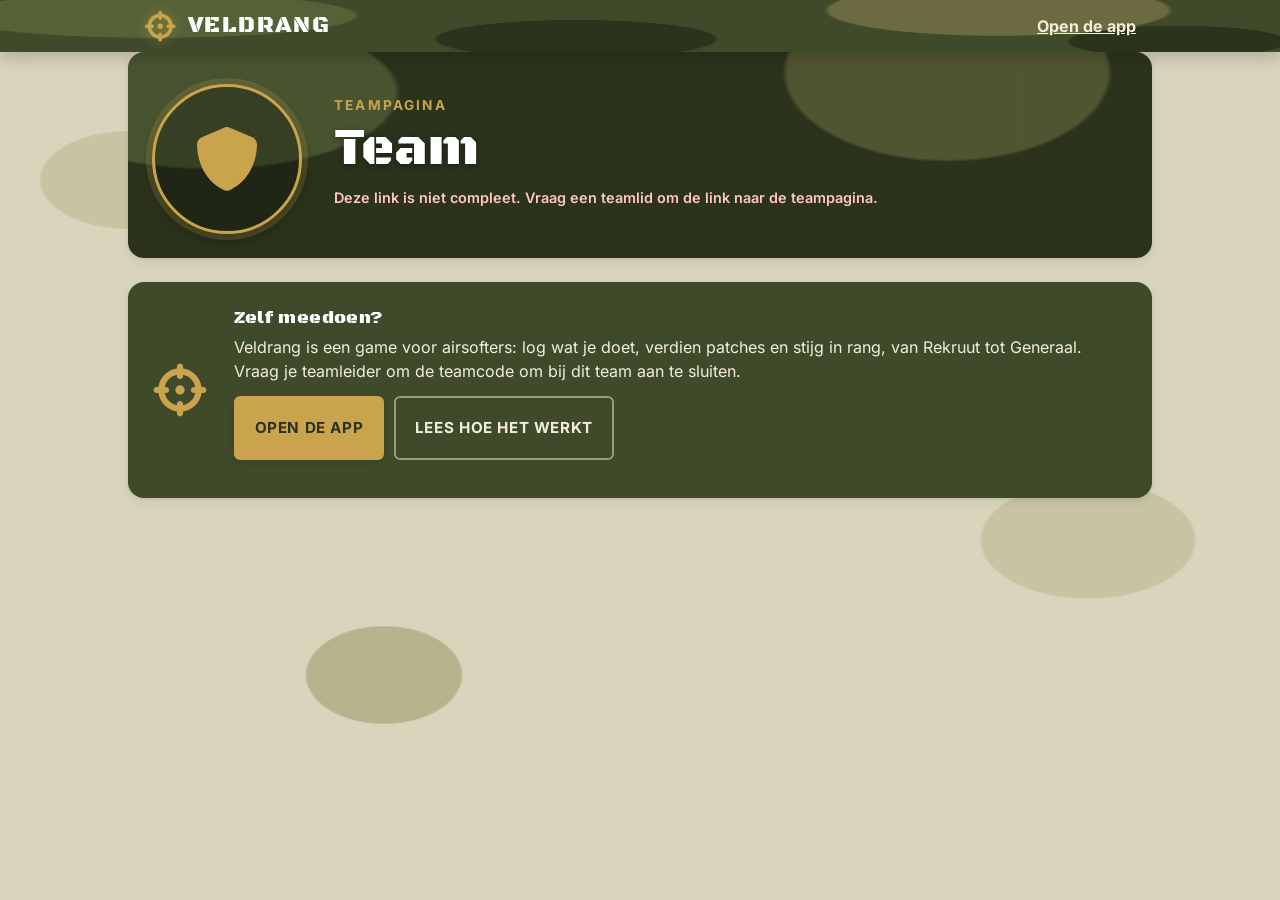
<file: veldrang/team.html>
<!DOCTYPE html>
<html lang="nl">
<head>
  <meta charset="utf-8">
  <meta name="viewport" content="width=device-width, initial-scale=1">
  <meta http-equiv="Content-Security-Policy" content="default-src 'self'; script-src 'self'; style-src 'self'; img-src 'self' blob:; font-src 'self'; connect-src 'self' https://hayobethlehem.nl; worker-src 'self'; object-src 'none'; base-uri 'self'; form-action 'self'">
  <meta name="robots" content="noindex">
  <meta name="description" content="De teampagina van een Veldrang-team: ranglijst, rangen, skills en kit.">
  <meta name="theme-color" content="#3f4a2a">
  <title>Teampagina · Veldrang</title>
  <link rel="manifest" href="manifest.webmanifest">
  <link rel="icon" href="iconen/patch.svg" type="image/svg+xml">
  <link rel="apple-touch-icon" href="iconen/icoon-180.png">
  <link rel="stylesheet" href="../app.css">
  <link rel="stylesheet" href="../standalone.css">
  <link rel="stylesheet" href="thema.css">
  <link rel="stylesheet" href="pagina.css">
  <script type="module" src="teampagina.js"></script>
</head>
<body>
<main>
<article id="aanzien" class="wereld-veldrang teampagina" lang="nl">
  <!-- Iconen: Font Awesome Free (fontawesome.com), CC BY 4.0 -->
  <svg class="sprite" aria-hidden="true" focusable="false">
    <symbol id="az-i-arrow-trend-up" viewBox="0 0 576 512"><path d="M384 160c-17.7 0-32-14.3-32-32s14.3-32 32-32l160 0c17.7 0 32 14.3 32 32l0 160c0 17.7-14.3 32-32 32s-32-14.3-32-32l0-82.7-169.4 169.4c-12.5 12.5-32.8 12.5-45.3 0L192 269.3 54.6 406.6c-12.5 12.5-32.8 12.5-45.3 0s-12.5-32.8 0-45.3l160-160c12.5-12.5 32.8-12.5 45.3 0L320 306.7 466.7 160 384 160z"/></symbol>
    <symbol id="az-i-bicycle" viewBox="0 0 640 512"><path d="M331.7 43.3C336 36.3 343.7 32 352 32l104 0c13.3 0 24 10.7 24 24s-10.7 24-24 24l-65.6 0 72.2 148.4c10.7-2.9 21.9-4.4 33.4-4.4 70.7 0 128 57.3 128 128s-57.3 128-128 128-128-57.3-128-128c0-42 20.2-79.2 51.4-102.6l-20.4-41.9-73.5 147c-2.3 4.8-6.3 8.8-11.4 11.2-.6 .3-1.2 .5-1.8 .7-2.9 1.1-5.9 1.6-8.9 1.5L271 368c-7.9 63.1-61.7 112-127 112-70.7 0-128-57.3-128-128S73.3 224 144 224c10.8 0 21.2 1.3 31.2 3.8l28.5-56.9-11.5-26.9-40.2 0c-13.3 0-24-10.7-24-24s10.7-24 24-24l56 0c9.6 0 18.3 5.7 22.1 14.5l14.3 33.5 123.7 0-37.7-77.5c-3.6-7.4-3.2-16.2 1.2-23.2zM228.5 228.7l-45.6 91.3 84.8 0-39.1-91.3zM305.7 287l47.5-95-88.2 0 40.7 95zm168.7 75.5l-29.7-61c-12.8 13-20.7 30.8-20.7 50.5 0 39.8 32.2 72 72 72s72-32.2 72-72-32.2-72-72-72c-2.7 0-5.5 .2-8.1 .5l29.7 61c5.8 11.9 .8 26.3-11.1 32.1s-26.3 .8-32.1-11.1zM149.2 368c-20.2 0-33.4-21.3-24.3-39.4l24.2-48.5c-1.7-.1-3.4-.2-5.1-.2-39.8 0-72 32.2-72 72s32.2 72 72 72c34.3 0 62.9-23.9 70.2-56l-65 0z"/></symbol>
    <symbol id="az-i-bolt" viewBox="0 0 448 512"><path d="M338.8-9.9c11.9 8.6 16.3 24.2 10.9 37.8L271.3 224 416 224c13.5 0 25.5 8.4 30.1 21.1s.7 26.9-9.6 35.5l-288 240c-11.3 9.4-27.4 9.9-39.3 1.3s-16.3-24.2-10.9-37.8L176.7 288 32 288c-13.5 0-25.5-8.4-30.1-21.1s-.7-26.9 9.6-35.5l288-240c11.3-9.4 27.4-9.9 39.3-1.3z"/></symbol>
    <symbol id="az-i-book-open" viewBox="0 0 512 512"><path d="M256 141.3l0 309.3 .5-.2C311.1 427.7 369.7 416 428.8 416l19.2 0 0-320-19.2 0c-42.2 0-84.1 8.4-123.1 24.6-16.8 7-33.4 13.9-49.7 20.7zM230.9 61.5L256 72 281.1 61.5C327.9 42 378.1 32 428.8 32L464 32c26.5 0 48 21.5 48 48l0 352c0 26.5-21.5 48-48 48l-35.2 0c-50.7 0-100.9 10-147.7 29.5l-12.8 5.3c-7.9 3.3-16.7 3.3-24.6 0l-12.8-5.3C184.1 490 133.9 480 83.2 480L48 480c-26.5 0-48-21.5-48-48L0 80C0 53.5 21.5 32 48 32l35.2 0c50.7 0 100.9 10 147.7 29.5z"/></symbol>
    <symbol id="az-i-box-open" viewBox="0 0 640 512"><path d="M560.3 237.2c10.4 11.8 28.3 14.4 41.8 5.5 14.7-9.8 18.7-29.7 8.9-44.4l-48-72c-2.8-4.2-6.6-7.7-11.1-10.2L351.4 4.7c-19.3-10.7-42.8-10.7-62.2 0L88.8 116c-5.4 3-9.7 7.4-12.6 12.8L27.7 218.7c-12.6 23.4-3.8 52.5 19.6 65.1l33 17.7 0 53.3c0 23 12.4 44.3 32.4 55.7l176 99.7c19.6 11.1 43.5 11.1 63.1 0l176-99.7c20.1-11.4 32.4-32.6 32.4-55.7l0-117.5zm-240-9.8L170.2 144 320.3 60.6 470.4 144 320.3 227.4zm-41.5 50.2l-21.3 46.2-165.8-88.8 25.4-47.2 161.7 89.8z"/></symbol>
    <symbol id="az-i-building-columns" viewBox="0 0 512 512"><path d="M271.9 20.2c-9.8-5.6-21.9-5.6-31.8 0l-224 128c-12.6 7.2-18.8 22-15.1 36S17.5 208 32 208l32 0 0 208 0 0-51.2 38.4C4.7 460.4 0 469.9 0 480 0 497.7 14.3 512 32 512l448 0c17.7 0 32-14.3 32-32 0-10.1-4.7-19.6-12.8-25.6l-51.2-38.4 0-208 32 0c14.5 0 27.2-9.8 30.9-23.8s-2.5-28.8-15.1-36l-224-128zM400 208l0 208-64 0 0-208 64 0zm-112 0l0 208-64 0 0-208 64 0zm-112 0l0 208-64 0 0-208 64 0zM256 96a32 32 0 1 1 0 64 32 32 0 1 1 0-64z"/></symbol>
    <symbol id="az-i-bullhorn" viewBox="0 0 512 512"><path d="M461.2 18.9C472.7 24 480 35.4 480 48l0 416c0 12.6-7.3 24-18.8 29.1s-24.8 3.2-34.3-5.1l-46.6-40.7c-43.6-38.1-98.7-60.3-156.4-63l0 95.7c0 17.7-14.3 32-32 32l-32 0c-17.7 0-32-14.3-32-32l0-96C57.3 384 0 326.7 0 256S57.3 128 128 128l84.5 0c61.8-.2 121.4-22.7 167.9-63.3l46.6-40.7c9.4-8.3 22.9-10.2 34.3-5.1zM224 320l0 .2c70.3 2.7 137.8 28.5 192 73.4l0-275.3c-54.2 44.9-121.7 70.7-192 73.4L224 320z"/></symbol>
    <symbol id="az-i-calendar-days" viewBox="0 0 448 512"><path d="M128 0c17.7 0 32 14.3 32 32l0 32 128 0 0-32c0-17.7 14.3-32 32-32s32 14.3 32 32l0 32 32 0c35.3 0 64 28.7 64 64l0 288c0 35.3-28.7 64-64 64L64 480c-35.3 0-64-28.7-64-64L0 128C0 92.7 28.7 64 64 64l32 0 0-32c0-17.7 14.3-32 32-32zM64 240l0 32c0 8.8 7.2 16 16 16l32 0c8.8 0 16-7.2 16-16l0-32c0-8.8-7.2-16-16-16l-32 0c-8.8 0-16 7.2-16 16zm128 0l0 32c0 8.8 7.2 16 16 16l32 0c8.8 0 16-7.2 16-16l0-32c0-8.8-7.2-16-16-16l-32 0c-8.8 0-16 7.2-16 16zm144-16c-8.8 0-16 7.2-16 16l0 32c0 8.8 7.2 16 16 16l32 0c8.8 0 16-7.2 16-16l0-32c0-8.8-7.2-16-16-16l-32 0zM64 368l0 32c0 8.8 7.2 16 16 16l32 0c8.8 0 16-7.2 16-16l0-32c0-8.8-7.2-16-16-16l-32 0c-8.8 0-16 7.2-16 16zm144-16c-8.8 0-16 7.2-16 16l0 32c0 8.8 7.2 16 16 16l32 0c8.8 0 16-7.2 16-16l0-32c0-8.8-7.2-16-16-16l-32 0zm112 16l0 32c0 8.8 7.2 16 16 16l32 0c8.8 0 16-7.2 16-16l0-32c0-8.8-7.2-16-16-16l-32 0c-8.8 0-16 7.2-16 16z"/></symbol>
    <symbol id="az-i-car" viewBox="0 0 512 512"><path d="M135.2 117.4l-26.1 74.6 293.8 0-26.1-74.6C372.3 104.6 360.2 96 346.6 96L165.4 96c-13.6 0-25.7 8.6-30.2 21.4zM39.6 196.8L74.8 96.3C88.3 57.8 124.6 32 165.4 32l181.2 0c40.8 0 77.1 25.8 90.6 64.3l35.2 100.5c23.2 9.6 39.6 32.5 39.6 59.2l0 192c0 17.7-14.3 32-32 32l-32 0c-17.7 0-32-14.3-32-32l0-32-320 0 0 32c0 17.7-14.3 32-32 32l-32 0c-17.7 0-32-14.3-32-32L0 256c0-26.7 16.4-49.6 39.6-59.2zM128 304a32 32 0 1 0 -64 0 32 32 0 1 0 64 0zm288 32a32 32 0 1 0 0-64 32 32 0 1 0 0 64z"/></symbol>
    <symbol id="az-i-champagne-glasses" viewBox="0 0 640 512"><path d="M155.6 17.3C163 3 179.9-3.6 195 1.9l125 45.6 125-45.6c15.1-5.5 32 1.1 39.4 15.4l78.8 152.9c28.8 55.8 10.3 122.3-38.5 156.6l31.3 86.2 41-15c16.6-6 35 2.5 41 19.1s-2.5 35-19.1 41c-47.4 17.3-94.8 34.5-142.2 51.8-16.6 6.1-35-2.5-41-19.1s2.5-35 19.1-41l41-15-31.3-86.2c-59.4 5.2-116.2-33.9-130-95.2l-14.6-64.7-14.6 64.7c-13.8 61.3-70.6 100.4-130 95.2l-31.3 86.2 41 15c16.6 6.1 25.2 24.4 19.1 41s-24.4 25.2-41 19.1c-47.4-17.3-94.8-34.6-142.2-51.8-16.6-6.1-25.2-24.4-19.1-41S26.3 392 42.9 398l41 15 31.3-86.2C66.5 292.5 48.1 226 76.9 170.2L155.6 17.3zm44 54.4l-27.2 52.8 89.2 32.5 13.1-57.9-75.1-27.4zm240.9 0l-75.1 27.4 13.1 57.9 89.2-32.5-27.2-52.8z"/></symbol>
    <symbol id="az-i-chart-pie" viewBox="0 0 576 512"><path d="M512.4 240l-176 0c-17.7 0-32-14.3-32-32l0-176c0-17.7 14.4-32.2 31.9-29.9 107 14.2 191.8 99 206 206 2.3 17.5-12.2 31.9-29.9 31.9zM222.6 37.2c18.1-3.8 33.8 11 33.8 29.5l0 197.3c0 5.6 2 11 5.5 15.3L394 438.7c11.7 14.1 9.2 35.4-6.9 44.1-34.1 18.6-73.2 29.2-114.7 29.2-132.5 0-240-107.5-240-240 0-115.5 81.5-211.9 190.2-234.8zM477.8 288l64 0c18.5 0 33.3 15.7 29.5 33.8-10.2 48.4-35 91.4-69.6 124.2-12.3 11.7-31.6 9.2-42.4-3.9L374.9 340.4c-17.3-20.9-2.4-52.4 24.6-52.4l78.2 0z"/></symbol>
    <symbol id="az-i-chess-king" viewBox="0 0 448 512"><path d="M224-32c17.7 0 32 14.3 32 32l0 32 32 0c17.7 0 32 14.3 32 32s-14.3 32-32 32l-32 0 0 64 153.8 0c21.1 0 38.2 17.1 38.2 38.2 0 6.4-1.6 12.7-4.7 18.3L352 384 408.2 454.3c5 6.3 7.8 14.1 7.8 22.2 0 19.6-15.9 35.5-35.5 35.5L67.5 512c-19.6 0-35.5-15.9-35.5-35.5 0-8.1 2.7-15.9 7.8-22.2L96 384 4.7 216.6C1.6 210.9 0 204.6 0 198.2 0 177.1 17.1 160 38.2 160l153.8 0 0-64-32 0c-17.7 0-32-14.3-32-32s14.3-32 32-32l32 0 0-32c0-17.7 14.3-32 32-32z"/></symbol>
    <symbol id="az-i-chess-knight" viewBox="0 0 384 512"><path d="M192-32c106 0 192 86 192 192l0 133.5c0 17-6.8 33.2-18.7 45.2L320 384 370.8 434.7c8.5 8.5 13.2 20 13.2 32 0 25-20.3 45.2-45.2 45.3L45.3 512c-25 0-45.2-20.3-45.2-45.3 0-12 4.8-23.5 13.2-32L64 384 64 349.4c0-18.7 8.2-36.4 22.3-48.6l89.7-76.8-48 0-12.1 12.1c-12.7 12.7-30 19.9-48 19.9-37.5 0-67.9-30.4-67.9-67.9l0-8.7c0-22.8 8.2-44.9 23.1-62.3L96 32 96 0c0-17.7 14.3-32 32-32l64 0zM160 72a24 24 0 1 0 0 48 24 24 0 1 0 0-48z"/></symbol>
    <symbol id="az-i-circle-check" viewBox="0 0 512 512"><path d="M256 512a256 256 0 1 1 0-512 256 256 0 1 1 0 512zM374 145.7c-10.7-7.8-25.7-5.4-33.5 5.3L221.1 315.2 169 263.1c-9.4-9.4-24.6-9.4-33.9 0s-9.4 24.6 0 33.9l72 72c5 5 11.8 7.5 18.8 7s13.4-4.1 17.5-9.8L379.3 179.2c7.8-10.7 5.4-25.7-5.3-33.5z"/></symbol>
    <symbol id="az-i-circle-exclamation" viewBox="0 0 512 512"><path d="M256 512a256 256 0 1 1 0-512 256 256 0 1 1 0 512zm0-192a32 32 0 1 0 0 64 32 32 0 1 0 0-64zm0-192c-18.2 0-32.7 15.5-31.4 33.7l7.4 104c.9 12.6 11.4 22.3 23.9 22.3 12.6 0 23-9.7 23.9-22.3l7.4-104c1.3-18.2-13.1-33.7-31.4-33.7z"/></symbol>
    <symbol id="az-i-coins" viewBox="0 0 512 512"><path d="M128 96l0-16c0-44.2 86-80 192-80S512 35.8 512 80l0 16c0 30.6-41.3 57.2-102 70.7-2.4-2.8-4.9-5.5-7.4-8-15.5-15.3-35.5-26.9-56.4-35.5-41.9-17.5-96.5-27.1-154.2-27.1-21.9 0-43.3 1.4-63.8 4.1-.2-1.3-.2-2.7-.2-4.1zM432 353l0-46.2c15.1-3.9 29.3-8.5 42.2-13.9 13.2-5.5 26.1-12.2 37.8-20.3l0 15.4c0 26.8-31.5 50.5-80 65zm0-96l0-33c0-4.5-.4-8.8-1-13 15.5-3.9 30-8.6 43.2-14.2s26.1-12.2 37.8-20.3l0 15.4c0 26.8-31.5 50.5-80 65zM0 240l0-16c0-44.2 86-80 192-80s192 35.8 192 80l0 16c0 44.2-86 80-192 80S0 284.2 0 240zm384 96c0 44.2-86 80-192 80S0 380.2 0 336l0-15.4c11.6 8.1 24.5 14.7 37.8 20.3 41.9 17.5 96.5 27.1 154.2 27.1s112.3-9.7 154.2-27.1c13.2-5.5 26.1-12.2 37.8-20.3l0 15.4zm0 80.6l0 15.4c0 44.2-86 80-192 80S0 476.2 0 432l0-15.4c11.6 8.1 24.5 14.7 37.8 20.3 41.9 17.5 96.5 27.1 154.2 27.1s112.3-9.7 154.2-27.1c13.2-5.5 26.1-12.2 37.8-20.3z"/></symbol>
    <symbol id="az-i-crown" viewBox="0 0 576 512"><path d="M313 87.2c9.2-7.3 15-18.6 15-31.2 0-22.1-17.9-40-40-40s-40 17.9-40 40c0 12.6 5.9 23.9 15 31.2L194.6 194.8c-10 15.7-31.3 19.6-46.2 8.4L88.9 158.7c4.5-6.4 7.1-14.3 7.1-22.7 0-22.1-17.9-40-40-40s-40 17.9-40 40c0 21.8 17.5 39.6 39.2 40L87.8 393.5c4.7 31.3 31.6 54.5 63.3 54.5l273.8 0c31.7 0 58.6-23.2 63.3-54.5L520.8 176c21.7-.4 39.2-18.2 39.2-40 0-22.1-17.9-40-40-40s-40 17.9-40 40c0 8.4 2.6 16.3 7.1 22.7l-59.4 44.6c-14.9 11.2-36.2 7.3-46.2-8.4L313 87.2z"/></symbol>
    <symbol id="az-i-download" viewBox="0 0 448 512"><path d="M256 32c0-17.7-14.3-32-32-32s-32 14.3-32 32l0 210.7-41.4-41.4c-12.5-12.5-32.8-12.5-45.3 0s-12.5 32.8 0 45.3l96 96c12.5 12.5 32.8 12.5 45.3 0l96-96c12.5-12.5 12.5-32.8 0-45.3s-32.8-12.5-45.3 0L256 242.7 256 32zM64 320c-35.3 0-64 28.7-64 64l0 32c0 35.3 28.7 64 64 64l320 0c35.3 0 64-28.7 64-64l0-32c0-35.3-28.7-64-64-64l-46.9 0-56.6 56.6c-31.2 31.2-81.9 31.2-113.1 0L110.9 320 64 320zm304 56a24 24 0 1 1 0 48 24 24 0 1 1 0-48z"/></symbol>
    <symbol id="az-i-drumstick-bite" viewBox="0 0 512 512"><path d="M160 265.2c0 8.5-3.4 16.6-9.4 22.6l-26.8 26.8c-12.3 12.3-32.5 11.4-49.4 7.2-4.6-1.1-9.5-1.8-14.5-1.8-33.1 0-60 26.9-60 60s26.9 60 60 60c6.3 0 12 5.7 12 12 0 33.1 26.9 60 60 60s60-26.9 60-60c0-5-.6-9.8-1.8-14.5-4.2-16.9-5.2-37.1 7.2-49.4l26.8-26.8c6-6 14.1-9.4 22.6-9.4l89.2 0c6.3 0 12.4-.3 18.5-1 11.9-1.2 16.4-15.5 10.8-26-8.5-15.8-13.3-33.8-13.3-53 0-61.9 50.1-112 112-112 8 0 15.7 .8 23.2 2.4 11.7 2.5 24.1-5.9 22-17.6-14.7-82.3-86.7-144.8-173.2-144.8-97.2 0-176 78.8-176 176l0 89.2z"/></symbol>
    <symbol id="az-i-fire" viewBox="0 0 448 512"><path d="M160.5-26.4c9.3-7.8 23-7.5 31.9 .9 12.3 11.6 23.3 24.4 33.9 37.4 13.5 16.5 29.7 38.3 45.3 64.2 5.2-6.8 10-12.8 14.2-17.9 1.1-1.3 2.2-2.7 3.3-4.1 7.9-9.8 17.7-22.1 30.8-22.1 13.4 0 22.8 11.9 30.8 22.1 1.3 1.7 2.6 3.3 3.9 4.8 10.3 12.4 24 30.3 37.7 52.4 27.2 43.9 55.6 106.4 55.6 176.6 0 123.7-100.3 224-224 224S0 411.7 0 288c0-91.1 41.1-170 80.5-225 19.9-27.7 39.7-49.9 54.6-65.1 8.2-8.4 16.5-16.7 25.5-24.2zM225.7 416c25.3 0 47.7-7 68.8-21 42.1-29.4 53.4-88.2 28.1-134.4-4.5-9-16-9.6-22.5-2l-25.2 29.3c-6.6 7.6-18.5 7.4-24.7-.5-17.3-22.1-49.1-62.4-65.3-83-5.4-6.9-15.2-8-21.5-1.9-18.3 17.8-51.5 56.8-51.5 104.3 0 68.6 50.6 109.2 113.7 109.2z"/></symbol>
    <symbol id="az-i-fish-fins" viewBox="0 0 576 512"><path d="M275.2 38.4c-10.6-8-25-8.5-36.3-1.5S222 57.3 224.6 70.3l9.7 48.6c-19.4 9-36.9 19.9-52.4 31.5-15.3 11.5-29 23.9-40.7 36.3L48.1 132.4c-12.5-7.3-28.4-5.3-38.7 4.9s-12.4 26-5.3 38.6L50 256 4.2 336.1c-7.2 12.6-5 28.4 5.3 38.6s26.1 12.2 38.7 4.9l93.1-54.3c11.8 12.3 25.4 24.8 40.7 36.3 15.5 11.6 33 22.5 52.4 31.5l-9.7 48.6c-2.6 13 3.1 26.3 14.3 33.3s25.6 6.5 36.3-1.5l77.6-58.2c54.9-4 101.5-27 137.2-53.8 39.2-29.4 67.2-64.7 81.6-89.5 5.8-9.9 5.8-22.2 0-32.1-14.4-24.8-42.5-60.1-81.6-89.5-35.8-26.8-82.3-49.8-137.2-53.8L275.2 38.4zM384 256a32 32 0 1 1 64 0 32 32 0 1 1 -64 0z"/></symbol>
    <symbol id="az-i-floppy-disk" viewBox="0 0 448 512"><path d="M64 32C28.7 32 0 60.7 0 96L0 416c0 35.3 28.7 64 64 64l320 0c35.3 0 64-28.7 64-64l0-242.7c0-17-6.7-33.3-18.7-45.3L352 50.7C340 38.7 323.7 32 306.7 32L64 32zm32 96c0-17.7 14.3-32 32-32l160 0c17.7 0 32 14.3 32 32l0 64c0 17.7-14.3 32-32 32l-160 0c-17.7 0-32-14.3-32-32l0-64zM224 288a64 64 0 1 1 0 128 64 64 0 1 1 0-128z"/></symbol>
    <symbol id="az-i-gem" viewBox="0 0 512 512"><path d="M116.7 33.8c4.5-6.1 11.7-9.8 19.3-9.8l240 0c7.6 0 14.8 3.6 19.3 9.8l112 152c6.8 9.2 6.1 21.9-1.5 30.4l-232 256c-4.5 5-11 7.9-17.8 7.9s-13.2-2.9-17.8-7.9l-232-256c-7.7-8.5-8.3-21.2-1.5-30.4l112-152zm38.5 39.8c-3.3 2.5-4.2 7-2.1 10.5L210.5 179.8 63.3 192c-4.1 .3-7.3 3.8-7.3 8s3.2 7.6 7.3 8l192 16c.4 0 .9 0 1.3 0l192-16c4.1-.3 7.3-3.8 7.3-8s-3.2-7.6-7.3-8l-147.2-12.3 57.4-95.6c2.1-3.5 1.2-8.1-2.1-10.5s-7.9-2-10.7 1L256 172.2 165.9 74.6c-2.8-3-7.4-3.4-10.7-1z"/></symbol>
    <symbol id="az-i-globe" viewBox="0 0 512 512"><path d="M351.9 280l-190.9 0c2.9 64.5 17.2 123.9 37.5 167.4 11.4 24.5 23.7 41.8 35.1 52.4 11.2 10.5 18.9 12.2 22.9 12.2s11.7-1.7 22.9-12.2c11.4-10.6 23.7-28 35.1-52.4 20.3-43.5 34.6-102.9 37.5-167.4zM160.9 232l190.9 0C349 167.5 334.7 108.1 314.4 64.6 303 40.2 290.7 22.8 279.3 12.2 268.1 1.7 260.4 0 256.4 0s-11.7 1.7-22.9 12.2c-11.4 10.6-23.7 28-35.1 52.4-20.3 43.5-34.6 102.9-37.5 167.4zm-48 0C116.4 146.4 138.5 66.9 170.8 14.7 78.7 47.3 10.9 131.2 1.5 232l111.4 0zM1.5 280c9.4 100.8 77.2 184.7 169.3 217.3-32.3-52.2-54.4-131.7-57.9-217.3L1.5 280zm398.4 0c-3.5 85.6-25.6 165.1-57.9 217.3 92.1-32.7 159.9-116.5 169.3-217.3l-111.4 0zm111.4-48C501.9 131.2 434.1 47.3 342 14.7 374.3 66.9 396.4 146.4 399.9 232l111.4 0z"/></symbol>
    <symbol id="az-i-golf-ball-tee" viewBox="0 0 384 512"><path d="M298.5 384.1c12.1 1.2 21.5 11.5 21.5 23.9s-9.4 22.6-21.5 23.9l-2.5 .1-80 0 0 88c0 13.3-10.7 24-24 24s-24-10.7-24-24l0-88-80 0c-13.3 0-24-10.7-24-24 0-12.4 9.4-22.6 21.5-23.9l2.5-.1 208 0 2.5 .1zM192 0c106 0 192 86 192 192 0 57.4-25.2 108.8-65.1 144L65.1 336C25.2 300.8 0 249.4 0 192 0 86 86 0 192 0zm32 240c-7.7 0-14.2 5.5-15.7 12.8l-.6 6.4c-1.3 6.3-6.2 11.2-12.5 12.5l-6.4 .6c-7.3 1.5-12.8 8-12.8 15.7 0 8.8 7.2 16 16 16 26.5 0 48-21.5 48-48 0-8.8-7.2-16-16-16zm64-64c-7.7 0-14.2 5.5-15.7 12.8l-.6 6.4c-1.3 6.3-6.2 11.2-12.5 12.5l-6.4 .6c-7.3 1.5-12.8 8-12.8 15.7 0 8.8 7.2 16 16 16 26.5 0 48-21.5 48-48 0-8.8-7.2-16-16-16zm-80-16c-7.7 0-14.2 5.5-15.7 12.8l-.6 6.4c-1.3 6.3-6.2 11.2-12.5 12.5l-6.4 .6c-7.3 1.5-12.8 8-12.8 15.7 0 8.8 7.2 16 16 16 26.5 0 48-21.5 48-48 0-8.8-7.2-16-16-16z"/></symbol>
    <symbol id="az-i-handshake" viewBox="0 0 576 512"><path d="M268.9 85.2L152.3 214.8c-4.6 5.1-4.4 13 .5 17.9 30.5 30.5 80 30.5 110.5 0l31.8-31.8c4.2-4.2 9.5-6.5 14.9-6.9 6.8-.6 13.8 1.7 19 6.9L505.6 376 576 320 576 32 464 96 440.2 80.1C424.4 69.6 405.9 64 386.9 64l-70.4 0c-1.1 0-2.3 0-3.4 .1-16.9 .9-32.8 8.5-44.2 21.1zM116.6 182.7L223.4 64 183.8 64c-25.5 0-49.9 10.1-67.9 28.1L112 96 0 32 0 320 156.4 450.3c23 19.2 52 29.7 81.9 29.7l15.7 0-7-7c-9.4-9.4-9.4-24.6 0-33.9s24.6-9.4 33.9 0l41 41 9 0c19.1 0 37.8-4.3 54.8-12.3L359 441c-9.4-9.4-9.4-24.6 0-33.9s24.6-9.4 33.9 0l32 32 17.5-17.5c8.9-8.9 11.5-21.8 7.6-33.1l-137.9-136.8-14.9 14.9c-49.3 49.3-129.1 49.3-178.4 0-23-23-23.9-59.9-2.2-84z"/></symbol>
    <symbol id="az-i-handshake-angle" viewBox="0 0 576 512"><path d="M268.9 53.2L152.3 182.8c-4.6 5.1-4.4 13 .5 17.9 30.5 30.5 80 30.5 110.5 0l31.8-31.8c4.2-4.2 9.5-6.5 14.9-6.9 6.8-.6 13.8 1.7 19 6.9L505.6 344 576 288 576 0 464 64 440.2 48.1C424.4 37.6 405.9 32 386.9 32l-70.4 0c-1.1 0-2.3 0-3.4 .1-16.9 .9-32.8 8.5-44.2 21.1zM116.6 150.7L223.4 32 183.8 32c-25.5 0-49.9 10.1-67.9 28.1L0 192 0 544 144 408 156.4 418.3c23 19.2 52 29.7 81.9 29.7l15.7 0-7-7c-9.4-9.4-9.4-24.6 0-33.9s24.6-9.4 33.9 0l41 41 9 0c19.1 0 37.8-4.3 54.8-12.3L359 409c-9.4-9.4-9.4-24.6 0-33.9s24.6-9.4 33.9 0l32 32 17.5-17.5c8.9-8.9 11.5-21.8 7.6-33.1l-137.9-136.8-14.9 14.9c-49.3 49.3-129.1 49.3-178.4 0-23-23-23.9-59.9-2.2-84z"/></symbol>
    <symbol id="az-i-handshake-simple" viewBox="0 0 576 512"><path d="M268.9 85.2L152.3 214.8c-4.6 5.1-4.4 13 .5 17.9 30.5 30.5 80 30.5 110.5 0l31.8-31.8c4.2-4.2 9.5-6.5 14.9-6.9 6.8-.6 13.8 1.7 19 6.9L505.6 376 576 320 576 32 464 96 440.2 80.1C424.4 69.6 405.9 64 386.9 64l-70.4 0c-1.1 0-2.3 0-3.4 .1-16.9 .9-32.8 8.5-44.2 21.1zM116.6 182.7L223.4 64 183.8 64c-25.5 0-49.9 10.1-67.9 28.1L112 96 0 32 0 320 156.4 450.3c23 19.2 52 29.7 81.9 29.7l15.7 0-7-7c-9.4-9.4-9.4-24.6 0-33.9s24.6-9.4 33.9 0l41 41 9 0c19.1 0 37.8-4.3 54.8-12.3L359 441c-9.4-9.4-9.4-24.6 0-33.9s24.6-9.4 33.9 0l32 32 17.5-17.5c8.9-8.9 11.5-21.8 7.6-33.1l-137.9-136.8-14.9 14.9c-49.3 49.3-129.1 49.3-178.4 0-23-23-23.9-59.9-2.2-84z"/></symbol>
    <symbol id="az-i-house-chimney" viewBox="0 0 512 512"><path d="M234.2 8.6c12.3-11.4 31.3-11.4 43.5 0L368 92.3 368 80c0-17.7 14.3-32 32-32l32 0c17.7 0 32 14.3 32 32l0 101.5 37.8 35.1c9.6 9 12.8 22.9 8 35.1S493.2 272 480 272l-16 0 0 176c0 35.3-28.7 64-64 64l-288 0c-35.3 0-64-28.7-64-64l0-176-16 0c-13.2 0-25-8.1-29.8-20.3s-1.6-26.2 8-35.1l224-208zM240 320c-26.5 0-48 21.5-48 48l0 96 128 0 0-96c0-26.5-21.5-48-48-48l-32 0z"/></symbol>
    <symbol id="az-i-house-flag" viewBox="0 0 640 512"><path d="M472 0c17.7 0 32 14.3 32 32l96 0c17.7 0 32 14.3 32 32l0 96c0 17.7-14.3 32-32 32l-96 0 0 288c0 17.7-14.3 32-32 32s-32-14.3-32-32l0-448c0-17.7 14.3-32 32-32zM283.5 59.1l100.5 96.9 0 356-256 0c-35.3 0-64-28.7-64-64l0-144-19.9 0c-15.5 0-28.1-12.6-28.1-28.1 0-7.6 3.1-14.9 8.6-20.2L228.5 59.1C235.9 52 245.7 48 256 48s20.1 4 27.5 11.1zM232 256c-13.3 0-24 10.7-24 24l0 48c0 13.3 10.7 24 24 24l48 0c13.3 0 24-10.7 24-24l0-48c0-13.3-10.7-24-24-24l-48 0z"/></symbol>
    <symbol id="az-i-id-card" viewBox="0 0 576 512"><path d="M0 96C0 60.7 28.7 32 64 32l448 0c35.3 0 64 28.7 64 64L0 96zm0 48l576 0 0 272c0 35.3-28.7 64-64 64L64 480c-35.3 0-64-28.7-64-64L0 144zM247.3 416c20.2 0 35.3-19.4 22.4-35-14.7-17.7-36.9-29-61.7-29l-64 0c-24.8 0-47 11.3-61.7 29-12.9 15.6 2.2 35 22.4 35l142.5 0zM176 312a56 56 0 1 0 0-112 56 56 0 1 0 0 112zM360 208c-13.3 0-24 10.7-24 24s10.7 24 24 24l112 0c13.3 0 24-10.7 24-24s-10.7-24-24-24l-112 0zm0 96c-13.3 0-24 10.7-24 24s10.7 24 24 24l112 0c13.3 0 24-10.7 24-24s-10.7-24-24-24l-112 0z"/></symbol>
    <symbol id="az-i-image" viewBox="0 0 448 512"><path d="M64 32C28.7 32 0 60.7 0 96L0 416c0 35.3 28.7 64 64 64l320 0c35.3 0 64-28.7 64-64l0-320c0-35.3-28.7-64-64-64L64 32zm64 80a48 48 0 1 1 0 96 48 48 0 1 1 0-96zM272 224c8.4 0 16.1 4.4 20.5 11.5l88 144c4.5 7.4 4.7 16.7 .5 24.3S368.7 416 360 416L88 416c-8.9 0-17.2-5-21.3-12.9s-3.5-17.5 1.6-24.8l56-80c4.5-6.4 11.8-10.2 19.7-10.2s15.2 3.8 19.7 10.2l26.4 37.8 61.4-100.5c4.4-7.1 12.1-11.5 20.5-11.5z"/></symbol>
    <symbol id="az-i-landmark" viewBox="0 0 512 512"><path d="M238.7 5.1c10.5-6.8 24.1-6.8 34.6 0l224 144c11.9 7.7 17.4 22.3 13.4 35.9s-16.5 23-30.7 23l-32 0 0 208 51.2 38.4c8.1 6 12.8 15.5 12.8 25.6 0 17.7-14.3 32-32 32L32 512c-17.7 0-32-14.3-32-32 0-10.1 4.7-19.6 12.8-25.6l51.2-38.4 0 0 0-208-32 0c-14.2 0-26.7-9.4-30.7-23s1.5-28.3 13.4-35.9l224-144zM336 208l0 208 64 0 0-208-64 0zM224 416l64 0 0-208-64 0 0 208zM112 208l0 208 64 0 0-208-64 0z"/></symbol>
    <symbol id="az-i-landmark-dome" viewBox="0 0 512 512"><path d="M256 0c-17.7 0-32 14.3-32 32 0 .9 0 1.8 .1 2.6-80.5 13.4-144 76.9-157.5 157.4L64 192c-17.7 0-32 14.3-32 32s14.3 32 32 32l0 160-51.2 38.4C4.7 460.4 0 469.9 0 480 0 497.7 14.3 512 32 512l448 0c17.7 0 32-14.3 32-32 0-10.1-4.7-19.6-12.8-25.6L448 416 448 256c17.7 0 32-14.3 32-32s-14.3-32-32-32l-2.7 0c-13.5-80.4-77-143.9-157.5-157.4 .1-.9 .1-1.7 .1-2.6 0-17.7-14.3-32-32-32zm80 256l64 0 0 160-64 0 0-160zM224 416l0-160 64 0 0 160-64 0zM112 256l64 0 0 160-64 0 0-160z"/></symbol>
    <symbol id="az-i-life-ring" viewBox="0 0 512 512"><path d="M367.2 412.5C335.9 434.9 297.5 448 256 448s-79.9-13.1-111.2-35.5l58-58c15.8 8.6 34 13.5 53.3 13.5s37.4-4.9 53.3-13.5l58 58zm90.7 .8c33.8-43.4 54-98 54-157.3S491.8 142.1 458 98.7c9-12.5 7.9-30.1-3.4-41.3S425.8 45 413.3 54C369.9 20.2 315.3 0 256 0S142.1 20.2 98.7 54c-12.5-9-30.1-7.9-41.3 3.4S45 86.2 54 98.7C20.2 142.1 0 196.7 0 256S20.2 369.9 54 413.3c-9 12.5-7.9 30.1 3.4 41.3S86.2 467 98.7 458c43.4 33.8 98 54 157.3 54s113.9-20.2 157.3-54c12.5 9 30.1 7.9 41.3-3.4s12.4-28.8 3.4-41.3zm-45.5-46.1l-58-58c8.6-15.8 13.5-34 13.5-53.3s-4.9-37.4-13.5-53.3l58-58C434.9 176.1 448 214.5 448 256s-13.1 79.9-35.5 111.2zM367.2 99.5l-58 58c-15.8-8.6-34-13.5-53.3-13.5s-37.4 4.9-53.3 13.5l-58-58C176.1 77.1 214.5 64 256 64s79.9 13.1 111.2 35.5zM157.5 309.3l-58 58C77.1 335.9 64 297.5 64 256s13.1-79.9 35.5-111.2l58 58c-8.6 15.8-13.5 34-13.5 53.3s4.9 37.4 13.5 53.3zM208 256a48 48 0 1 1 96 0 48 48 0 1 1 -96 0z"/></symbol>
    <symbol id="az-i-lightbulb" viewBox="0 0 384 512"><path d="M292.9 384c7.3-22.3 21.9-42.5 38.4-59.9 32.7-34.4 52.7-80.9 52.7-132.1 0-106-86-192-192-192S0 86 0 192c0 51.2 20 97.7 52.7 132.1 16.5 17.4 31.2 37.6 38.4 59.9l201.7 0zM288 432l-192 0 0 16c0 44.2 35.8 80 80 80l32 0c44.2 0 80-35.8 80-80l0-16zM184 112c-39.8 0-72 32.2-72 72 0 13.3-10.7 24-24 24s-24-10.7-24-24c0-66.3 53.7-120 120-120 13.3 0 24 10.7 24 24s-10.7 24-24 24z"/></symbol>
    <symbol id="az-i-list-check" viewBox="0 0 512 512"><path d="M133.8 36.3c10.9 7.6 13.5 22.6 5.9 33.4l-56 80c-4.1 5.8-10.5 9.5-17.6 10.1S52 158 47 153L7 113C-2.3 103.6-2.3 88.4 7 79S31.6 69.7 41 79l19.8 19.8 39.6-56.6c7.6-10.9 22.6-13.5 33.4-5.9zm0 160c10.9 7.6 13.5 22.6 5.9 33.4l-56 80c-4.1 5.8-10.5 9.5-17.6 10.1S52 318 47 313L7 273c-9.4-9.4-9.4-24.6 0-33.9s24.6-9.4 33.9 0l19.8 19.8 39.6-56.6c7.6-10.9 22.6-13.5 33.4-5.9zM224 96c0-17.7 14.3-32 32-32l224 0c17.7 0 32 14.3 32 32s-14.3 32-32 32l-224 0c-17.7 0-32-14.3-32-32zm0 160c0-17.7 14.3-32 32-32l224 0c17.7 0 32 14.3 32 32s-14.3 32-32 32l-224 0c-17.7 0-32-14.3-32-32zM160 416c0-17.7 14.3-32 32-32l288 0c17.7 0 32 14.3 32 32s-14.3 32-32 32l-288 0c-17.7 0-32-14.3-32-32zM64 376a40 40 0 1 1 0 80 40 40 0 1 1 0-80z"/></symbol>
    <symbol id="az-i-lock" viewBox="0 0 384 512"><path d="M128 96l0 64 128 0 0-64c0-35.3-28.7-64-64-64s-64 28.7-64 64zM64 160l0-64C64 25.3 121.3-32 192-32S320 25.3 320 96l0 64c35.3 0 64 28.7 64 64l0 224c0 35.3-28.7 64-64 64L64 512c-35.3 0-64-28.7-64-64L0 224c0-35.3 28.7-64 64-64z"/></symbol>
    <symbol id="az-i-medal" viewBox="0 0 448 512"><path d="M224.3 128L139.7-12.9c-6.5-10.8-20.1-14.7-31.3-9.1L21.8 21.3C9.9 27.2 5.1 41.6 11 53.5L80.6 192.6c-30.1 33.9-48.3 78.5-48.3 127.4 0 106 86 192 192 192s192-86 192-192c0-48.9-18.3-93.5-48.3-127.4L437.6 53.5c5.9-11.9 1.1-26.3-10.7-32.2L340.2-22.1c-11.2-5.6-24.9-1.6-31.3 9.1L224.3 128zm30.8 142.5c1.4 2.8 4 4.7 7 5.1l50.1 7.3c7.7 1.1 10.7 10.5 5.2 16l-36.3 35.4c-2.2 2.2-3.2 5.2-2.7 8.3l8.6 49.9c1.3 7.6-6.7 13.5-13.6 9.9l-44.8-23.6c-2.7-1.4-6-1.4-8.7 0l-44.8 23.6c-6.9 3.6-14.9-2.2-13.6-9.9l8.6-49.9c.5-3-.5-6.1-2.7-8.3l-36.3-35.4c-5.6-5.4-2.5-14.8 5.2-16l50.1-7.3c3-.4 5.7-2.4 7-5.1l22.4-45.4c3.4-7 13.3-7 16.8 0l22.4 45.4z"/></symbol>
    <symbol id="az-i-microphone" viewBox="0 0 384 512"><path d="M192 0C139 0 96 43 96 96l0 128c0 53 43 96 96 96s96-43 96-96l0-128c0-53-43-96-96-96zM48 184c0-13.3-10.7-24-24-24S0 170.7 0 184l0 40c0 97.9 73.3 178.7 168 190.5l0 49.5-48 0c-13.3 0-24 10.7-24 24s10.7 24 24 24l144 0c13.3 0 24-10.7 24-24s-10.7-24-24-24l-48 0 0-49.5c94.7-11.8 168-92.6 168-190.5l0-40c0-13.3-10.7-24-24-24s-24 10.7-24 24l0 40c0 79.5-64.5 144-144 144S48 303.5 48 224l0-40z"/></symbol>
    <symbol id="az-i-mug-hot" viewBox="0 0 576 512"><path d="M152-16c-13.3 0-24 10.7-24 24 0 38.9 23.4 59.4 39.1 73.1l1.1 1c16.3 14.3 23.8 21.8 23.8 37.9 0 13.3 10.7 24 24 24s24-10.7 24-24c0-38.9-23.4-59.4-39.1-73.1l-1.1-1C183.5 31.7 176 24.1 176 8 176-5.3 165.3-16 152-16zM96 192c-17.7 0-32 14.3-32 32l0 192c0 53 43 96 96 96l192 0c41.8 0 77.4-26.7 90.5-64l5.5 0c70.7 0 128-57.3 128-128S518.7 192 448 192L96 192zM448 384l0-128c35.3 0 64 28.7 64 64s-28.7 64-64 64zM288 8c0-13.3-10.7-24-24-24S240-5.3 240 8c0 38.9 23.4 59.4 39.1 73.1l1.1 1c16.3 14.3 23.8 21.8 23.8 37.9 0 13.3 10.7 24 24 24s24-10.7 24-24c0-38.9-23.4-59.4-39.1-73.1l-1.1-1C295.5 31.7 288 24.1 288 8z"/></symbol>
    <symbol id="az-i-newspaper" viewBox="0 0 512 512"><path d="M0 416L0 120c0-13.3 10.7-24 24-24s24 10.7 24 24l0 288c0 13.3 10.7 24 24 24s24-10.7 24-24L96 96c0-35.3 28.7-64 64-64l288 0c35.3 0 64 28.7 64 64l0 320c0 35.3-28.7 64-64 64L64 480c-35.3 0-64-28.7-64-64zM160 128l0 64c0 17.7 14.3 32 32 32l64 0c17.7 0 32-14.3 32-32l0-64c0-17.7-14.3-32-32-32l-64 0c-17.7 0-32 14.3-32 32zm24 240c-13.3 0-24 10.7-24 24s10.7 24 24 24l240 0c13.3 0 24-10.7 24-24s-10.7-24-24-24l-240 0zm-24-72c0 13.3 10.7 24 24 24l240 0c13.3 0 24-10.7 24-24s-10.7-24-24-24l-240 0c-13.3 0-24 10.7-24 24zM360 176c-13.3 0-24 10.7-24 24s10.7 24 24 24l64 0c13.3 0 24-10.7 24-24s-10.7-24-24-24l-64 0z"/></symbol>
    <symbol id="az-i-palette" viewBox="0 0 512 512"><path d="M512 256c0 .9 0 1.8 0 2.7-.4 36.5-33.6 61.3-70.1 61.3L344 320c-26.5 0-48 21.5-48 48 0 3.4 .4 6.7 1 9.9 2.1 10.2 6.5 20 10.8 29.9 6.1 13.8 12.1 27.5 12.1 42 0 31.8-21.6 60.7-53.4 62-3.5 .1-7 .2-10.6 .2-141.4 0-256-114.6-256-256S114.6 0 256 0 512 114.6 512 256zM128 288a32 32 0 1 0 -64 0 32 32 0 1 0 64 0zm0-96a32 32 0 1 0 0-64 32 32 0 1 0 0 64zM288 96a32 32 0 1 0 -64 0 32 32 0 1 0 64 0zm96 96a32 32 0 1 0 0-64 32 32 0 1 0 0 64z"/></symbol>
    <symbol id="az-i-person-swimming" viewBox="0 0 640 512"><path d="M552 152a56 56 0 1 0 -112 0 56 56 0 1 0 112 0zM293.4 198.2l-88.6 73.9c1.1 0 2.2-.1 3.3-.1 33.1-.2 66.3 10.2 94.4 31.4 22.1 16.6 29.1 16.6 51.2 0 27.5-20.7 59.9-31.2 92.4-31.4 4.8 0 9.7 .2 14.5 .6-8.3-30-24.3-57.7-46.8-80.2-18.4-18.4-40.6-32.7-65-41.8l-68.6-25.7c-27.4-10.3-58-7.5-83.1 7.6l-53.5 32.1c-15.2 9.1-20.1 28.7-11 43.9s28.7 20.1 43.9 11L230 187.3c8.4-5 18.6-5.9 27.7-2.5l35.7 13.4zm110 181.9c21.3-16.1 49.9-16.1 71.2 0 19 14.4 41.9 28.2 67.2 33.3 26.5 5.4 54.3 .8 80.7-19.1 10.6-8 12.7-23 4.7-33.6s-23-12.7-33.6-4.7c-14.9 11.2-28.6 13.1-42.3 10.3-14.9-3-30.9-11.9-47.8-24.6-38.4-29-90.5-29-129 0-24 18.1-40.7 26.3-54.5 26.3s-30.5-8.2-54.5-26.3c-38.4-29-90.5-29-129 0-21.6 16.3-41.3 25.8-58.9 25.7-9.6-.1-19.9-3-31.2-11.5-10.6-8-25.6-5.9-33.6 4.7S7 386.3 17.6 394.3c19.1 14.4 39.4 21 59.8 21.1 33.9 .2 64.3-17.4 88.1-35.3 21.3-16.1 49.9-16.1 71.2 0 24.2 18.3 52.3 35.9 83.4 35.9s59.1-17.7 83.4-35.9z"/></symbol>
    <symbol id="az-i-person-walking" viewBox="0 0 384 512"><path d="M192 80a56 56 0 1 0 0-112 56 56 0 1 0 0 112zM105.4 227.9l22.6-22.6 0 69.3c0 28 12.2 54.7 33.5 72.9l71.4 61.2c5.9 5.1 9.8 12.1 10.9 19.8l12.6 88.1c2.5 17.5 18.7 29.7 36.2 27.2s29.7-18.7 27.2-36.2l-12.6-88.1c-3.3-23.1-14.9-44.1-32.6-59.3l-34.5-29.6 0-115.2 3.8 4.7c18.2 22.8 45.8 36 75 36l33.2 0c17.7 0 32-14.3 32-32s-14.3-32-32-32l-33.2 0c-9.7 0-18.9-4.4-25-12l-17.9-22.4c-23-28.8-57.9-45.6-94.8-45.6-32.2 0-63.1 12.8-85.8 35.6L60.1 182.6C42.1 200.6 32 225 32 250.5L32 288c0 17.7 14.3 32 32 32s32-14.3 32-32l0-37.5c0-8.5 3.4-16.6 9.4-22.6zm12.4 179.4c-1.5 5.2-4.3 10-8.1 13.8L41.4 489.4c-12.5 12.5-12.5 32.8 0 45.3s32.8 12.5 45.3 0l68.3-68.3c11.5-11.5 19.9-25.8 24.4-41.5l2.2-7.6-46-39.4c-2.5-2.2-5-4.4-7.4-6.8l-10.4 36.2z"/></symbol>
    <symbol id="az-i-plus" viewBox="0 0 448 512"><path d="M256 64c0-17.7-14.3-32-32-32s-32 14.3-32 32l0 160-160 0c-17.7 0-32 14.3-32 32s14.3 32 32 32l160 0 0 160c0 17.7 14.3 32 32 32s32-14.3 32-32l0-160 160 0c17.7 0 32-14.3 32-32s-14.3-32-32-32l-160 0 0-160z"/></symbol>
    <symbol id="az-i-rotate-right" viewBox="0 0 512 512"><path d="M488 192l-144 0c-9.7 0-18.5-5.8-22.2-14.8s-1.7-19.3 5.2-26.2l46.7-46.7c-75.3-58.6-184.3-53.3-253.5 15.9-75 75-75 196.5 0 271.5s196.5 75 271.5 0c8.2-8.2 15.5-16.9 21.9-26.1 10.1-14.5 30.1-18 44.6-7.9s18 30.1 7.9 44.6c-8.5 12.2-18.2 23.8-29.1 34.7-100 100-262.1 100-362 0S-25 175 75 75c94.3-94.3 243.7-99.6 344.3-16.2L471 7c6.9-6.9 17.2-8.9 26.2-5.2S512 14.3 512 24l0 144c0 13.3-10.7 24-24 24z"/></symbol>
    <symbol id="az-i-shield-halved" viewBox="0 0 512 512"><path d="M256 0c4.6 0 9.2 1 13.4 2.9L457.8 82.8c22 9.3 38.4 31 38.3 57.2-.5 99.2-41.3 280.7-213.6 363.2-16.7 8-36.1 8-52.8 0-172.4-82.5-213.1-264-213.6-363.2-.1-26.2 16.3-47.9 38.3-57.2L242.7 2.9C246.9 1 251.4 0 256 0zm0 66.8l0 378.1c138-66.8 175.1-214.8 176-303.4l-176-74.6 0 0z"/></symbol>
    <symbol id="az-i-star" viewBox="0 0 576 512"><path d="M309.5-18.9c-4.1-8-12.4-13.1-21.4-13.1s-17.3 5.1-21.4 13.1L193.1 125.3 33.2 150.7c-8.9 1.4-16.3 7.7-19.1 16.3s-.5 18 5.8 24.4l114.4 114.5-25.2 159.9c-1.4 8.9 2.3 17.9 9.6 23.2s16.9 6.1 25 2L288.1 417.6 432.4 491c8 4.1 17.7 3.3 25-2s11-14.2 9.6-23.2L441.7 305.9 556.1 191.4c6.4-6.4 8.6-15.8 5.8-24.4s-10.1-14.9-19.1-16.3L383 125.3 309.5-18.9z"/></symbol>
    <symbol id="az-i-store" viewBox="0 0 512 512"><path d="M30.7 72.3C37.6 48.4 59.5 32 84.4 32l344 0c24.9 0 46.8 16.4 53.8 40.3l23.4 80.2c12.8 43.7-20.1 87.5-65.6 87.5-26.3 0-49.4-14.9-60.8-37.1-11.6 21.9-34.6 37.1-61.4 37.1-26.6 0-49.7-15-61.3-37-11.6 22-34.7 37-61.3 37-26.8 0-49.8-15.1-61.4-37.1-11.4 22.1-34.5 37.1-60.8 37.1-45.6 0-78.4-43.7-65.6-87.5L30.7 72.3zM96.4 352l320 0 0-66.4c7.6 1.6 15.5 2.4 23.5 2.4 14.3 0 28-2.6 40.5-7.2l0 151.2c0 26.5-21.5 48-48 48l-352 0c-26.5 0-48-21.5-48-48l0-151.2c12.5 4.6 26.1 7.2 40.5 7.2 8.1 0 15.9-.8 23.5-2.4l0 66.4z"/></symbol>
    <symbol id="az-i-trash-can" viewBox="0 0 448 512"><path d="M136.7 5.9C141.1-7.2 153.3-16 167.1-16l113.9 0c13.8 0 26 8.8 30.4 21.9L320 32 416 32c17.7 0 32 14.3 32 32s-14.3 32-32 32L32 96C14.3 96 0 81.7 0 64S14.3 32 32 32l96 0 8.7-26.1zM32 144l384 0 0 304c0 35.3-28.7 64-64 64L96 512c-35.3 0-64-28.7-64-64l0-304zm88 64c-13.3 0-24 10.7-24 24l0 192c0 13.3 10.7 24 24 24s24-10.7 24-24l0-192c0-13.3-10.7-24-24-24zm104 0c-13.3 0-24 10.7-24 24l0 192c0 13.3 10.7 24 24 24s24-10.7 24-24l0-192c0-13.3-10.7-24-24-24zm104 0c-13.3 0-24 10.7-24 24l0 192c0 13.3 10.7 24 24 24s24-10.7 24-24l0-192c0-13.3-10.7-24-24-24z"/></symbol>
    <symbol id="az-i-tree" viewBox="0 0 448 512"><path d="M224-32c7 0 13.7 3.1 18.3 8.5l136 160c6.1 7.1 7.4 17.1 3.5 25.6S369.4 176 360 176l-24.9 0 75.2 88.5c6.1 7.1 7.4 17.1 3.5 25.6S401.4 304 392 304l-38.5 0 88.8 104.5c6.1 7.1 7.4 17.1 3.5 25.6S433.4 448 424 448l-168 0 0 64c0 17.7-14.3 32-32 32s-32-14.3-32-32l0-64-168 0c-9.4 0-17.9-5.4-21.8-13.9s-2.6-18.5 3.5-25.6L94.5 304 56 304c-9.4 0-17.9-5.4-21.8-13.9s-2.6-18.5 3.5-25.6L112.9 176 88 176c-9.4 0-17.9-5.4-21.8-13.9s-2.6-18.5 3.5-25.6l136-160C210.3-28.9 217-32 224-32z"/></symbol>
    <symbol id="az-i-trophy" viewBox="0 0 512 512"><path d="M144.3 0l224 0c26.5 0 48.1 21.8 47.1 48.2-.2 5.3-.4 10.6-.7 15.8l49.6 0c26.1 0 49.1 21.6 47.1 49.8-7.5 103.7-60.5 160.7-118 190.5-15.8 8.2-31.9 14.3-47.2 18.8-20.2 28.6-41.2 43.7-57.9 51.8l0 73.1 64 0c17.7 0 32 14.3 32 32s-14.3 32-32 32l-192 0c-17.7 0-32-14.3-32-32s14.3-32 32-32l64 0 0-73.1c-16-7.7-35.9-22-55.3-48.3-18.4-4.8-38.4-12.1-57.9-23.1-54.1-30.3-102.9-87.4-109.9-189.9-1.9-28.1 21-49.7 47.1-49.7l49.6 0c-.3-5.2-.5-10.4-.7-15.8-1-26.5 20.6-48.2 47.1-48.2zM101.5 112l-52.4 0c6.2 84.7 45.1 127.1 85.2 149.6-14.4-37.3-26.3-86-32.8-149.6zM380 256.8c40.5-23.8 77.1-66.1 83.3-144.8L411 112c-6.2 60.9-17.4 108.2-31 144.8z"/></symbol>
    <symbol id="az-i-umbrella-beach" viewBox="0 0 512 512"><path d="M497.5 341.1c-5.9 16.7-25.3 23-41.1 15.1l-178.2-89.1-1.6 3.2-88.8 177.7 292.2 0c17.7 0 32 14.3 32 32s-14.3 32-32 32L32 512c-17.7 0-32-14.3-32-32s14.3-32 32-32l84.2 0 103.2-206.3 1.6-3.2-165.4-82.7c-15.8-7.9-22.4-27.3-12.5-42 45.9-68.6 124.1-113.8 212.9-113.8 141.4 0 256 114.6 256 256 0 29.8-5.1 58.5-14.5 85.1z"/></symbol>
    <symbol id="az-i-upload" viewBox="0 0 448 512"><path d="M256 109.3L256 320c0 17.7-14.3 32-32 32s-32-14.3-32-32l0-210.7-41.4 41.4c-12.5 12.5-32.8 12.5-45.3 0s-12.5-32.8 0-45.3l96-96c12.5-12.5 32.8-12.5 45.3 0l96 96c12.5 12.5 12.5 32.8 0 45.3s-32.8 12.5-45.3 0L256 109.3zM224 400c44.2 0 80-35.8 80-80l80 0c35.3 0 64 28.7 64 64l0 32c0 35.3-28.7 64-64 64L64 480c-35.3 0-64-28.7-64-64l0-32c0-35.3 28.7-64 64-64l80 0c0 44.2 35.8 80 80 80zm144 24a24 24 0 1 0 0-48 24 24 0 1 0 0 48z"/></symbol>
    <symbol id="az-i-user-secret" viewBox="0 0 448 512"><path d="M171-16c-36.4 0-57.8 58.3-68.3 112L72 96c-13.3 0-24 10.7-24 24s10.7 24 24 24l24 0 0 32c0 17 3.3 33.2 9.3 48l-9.3 0 0 0-20.5 0c-15.2 0-27.5 12.3-27.5 27.5 0 3 .5 5.9 1.4 8.7l28.9 86.6C40.2 379.6 16 428.1 16 482.3 16 498.7 29.3 512 45.7 512l356.6 0c16.4 0 29.7-13.3 29.7-29.7 0-54.2-24.2-102.7-62.3-135.4l28.9-86.6c.9-2.8 1.4-5.7 1.4-8.7 0-15.2-12.3-27.5-27.5-27.5l-20.5 0 0 0-9.3 0c6-14.8 9.3-31 9.3-48l0-32 24 0c13.3 0 24-10.7 24-24s-10.7-24-24-24l-30.7 0c-10.4-53.7-31.9-112-68.3-112-9.6 0-19 3.9-27.5 8.2-8.2 4.1-18.4 7.8-25.5 7.8s-17.3-3.7-25.5-7.8C190-12.1 180.6-16 171-16zm93.7 484.4l-24.8-70.9 27.9-32.5c2.7-3.2 4.2-7.2 4.2-11.4 0-9.7-7.8-17.5-17.5-17.5l-61 0c-9.7 0-17.5 7.8-17.5 17.5 0 4.2 1.5 8.2 4.2 11.4l27.9 32.5-24.8 70.9-57-180.4 35.7 0c18.4 10.2 39.5 16 62 16s43.6-5.8 62-16l35.7 0-57 180.4zM224 256c-34.7 0-64.2-22.1-75.3-53 5.7 3.2 12.3 5 19.3 5l12.4 0c16.5 0 31.1-10.6 36.3-26.2 2.3-7 12.2-7 14.5 0 5.2 15.6 19.9 26.2 36.3 26.2l12.4 0c7 0 13.6-1.8 19.3-5-11.1 30.9-40.6 53-75.3 53z"/></symbol>
    <symbol id="az-i-users" viewBox="0 0 640 512"><path d="M320 16a104 104 0 1 1 0 208 104 104 0 1 1 0-208zM96 88a72 72 0 1 1 0 144 72 72 0 1 1 0-144zM0 416c0-70.7 57.3-128 128-128 12.8 0 25.2 1.9 36.9 5.4-32.9 36.8-52.9 85.4-52.9 138.6l0 16c0 11.4 2.4 22.2 6.7 32L32 480c-17.7 0-32-14.3-32-32l0-32zm521.3 64c4.3-9.8 6.7-20.6 6.7-32l0-16c0-53.2-20-101.8-52.9-138.6 11.7-3.5 24.1-5.4 36.9-5.4 70.7 0 128 57.3 128 128l0 32c0 17.7-14.3 32-32 32l-86.7 0zM472 160a72 72 0 1 1 144 0 72 72 0 1 1 -144 0zM160 432c0-88.4 71.6-160 160-160s160 71.6 160 160l0 16c0 17.7-14.3 32-32 32l-256 0c-17.7 0-32-14.3-32-32l0-16z"/></symbol>
    <symbol id="az-i-cloud-arrow-up" viewBox="0 0 576 512"><path d="M144 480c-79.5 0-144-64.5-144-144 0-63.4 41-117.2 97.9-136.5-1.3-7.7-1.9-15.5-1.9-23.5 0-79.5 64.5-144 144-144 55.4 0 103.5 31.3 127.6 77.1 14.2-8.3 30.8-13.1 48.4-13.1 53 0 96 43 96 96 0 15.7-3.8 30.6-10.5 43.7 44 20.3 74.5 64.7 74.5 116.3 0 70.7-57.3 128-128 128l-304 0zM305 191c-9.4-9.4-24.6-9.4-33.9 0l-72 72c-9.4 9.4-9.4 24.6 0 33.9s24.6 9.4 33.9 0l31-31 0 102.1c0 13.3 10.7 24 24 24s24-10.7 24-24l0-102.1 31 31c9.4 9.4 24.6 9.4 33.9 0s9.4-24.6 0-33.9l-72-72z"/></symbol>
    <symbol id="az-i-link" viewBox="0 0 576 512"><path d="M419.5 96c-16.6 0-32.7 4.5-46.8 12.7-15.8-16-34.2-29.4-54.5-39.5 28.2-24 64.1-37.2 101.3-37.2 86.4 0 156.5 70 156.5 156.5 0 41.5-16.5 81.3-45.8 110.6l-71.1 71.1c-29.3 29.3-69.1 45.8-110.6 45.8-86.4 0-156.5-70-156.5-156.5 0-1.5 0-3 .1-4.5 .5-17.7 15.2-31.6 32.9-31.1s31.6 15.2 31.1 32.9c0 .9 0 1.8 0 2.6 0 51.1 41.4 92.5 92.5 92.5 24.5 0 48-9.7 65.4-27.1l71.1-71.1c17.3-17.3 27.1-40.9 27.1-65.4 0-51.1-41.4-92.5-92.5-92.5zM275.2 173.3c-1.9-.8-3.8-1.9-5.5-3.1-12.6-6.5-27-10.2-42.1-10.2-24.5 0-48 9.7-65.4 27.1L91.1 258.2c-17.3 17.3-27.1 40.9-27.1 65.4 0 51.1 41.4 92.5 92.5 92.5 16.5 0 32.6-4.4 46.7-12.6 15.8 16 34.2 29.4 54.6 39.5-28.2 23.9-64 37.2-101.3 37.2-86.4 0-156.5-70-156.5-156.5 0-41.5 16.5-81.3 45.8-110.6l71.1-71.1c29.3-29.3 69.1-45.8 110.6-45.8 86.6 0 156.5 70.6 156.5 156.9 0 1.3 0 2.6 0 3.9-.4 17.7-15.1 31.6-32.8 31.2s-31.6-15.1-31.2-32.8c0-.8 0-1.5 0-2.3 0-33.7-18-63.3-44.8-79.6z"/></symbol>
    <symbol id="az-i-key" viewBox="0 0 512 512"><path d="M336 352c97.2 0 176-78.8 176-176S433.2 0 336 0 160 78.8 160 176c0 18.7 2.9 36.8 8.3 53.7L7 391c-4.5 4.5-7 10.6-7 17l0 80c0 13.3 10.7 24 24 24l80 0c13.3 0 24-10.7 24-24l0-40 40 0c13.3 0 24-10.7 24-24l0-40 40 0c6.4 0 12.5-2.5 17-7l33.3-33.3c16.9 5.4 35 8.3 53.7 8.3zM376 96a40 40 0 1 1 0 80 40 40 0 1 1 0-80z"/></symbol>
    <symbol id="az-i-copy" viewBox="0 0 448 512"><path d="M192 0c-35.3 0-64 28.7-64 64l0 256c0 35.3 28.7 64 64 64l192 0c35.3 0 64-28.7 64-64l0-200.6c0-17.4-7.1-34.1-19.7-46.2L370.6 17.8C358.7 6.4 342.8 0 326.3 0L192 0zM64 128c-35.3 0-64 28.7-64 64L0 448c0 35.3 28.7 64 64 64l192 0c35.3 0 64-28.7 64-64l0-16-64 0 0 16-192 0 0-256 16 0 0-64-16 0z"/></symbol>
    <symbol id="az-i-arrows-rotate" viewBox="0 0 512 512"><path d="M65.9 228.5c13.3-93 93.4-164.5 190.1-164.5 53 0 101 21.5 135.8 56.2 .2 .2 .4 .4 .6 .6l7.6 7.2-47.9 0c-17.7 0-32 14.3-32 32s14.3 32 32 32l128 0c17.7 0 32-14.3 32-32l0-128c0-17.7-14.3-32-32-32s-32 14.3-32 32l0 53.4-11.3-10.7C390.5 28.6 326.5 0 256 0 127 0 20.3 95.4 2.6 219.5 .1 237 12.2 253.2 29.7 255.7s33.7-9.7 36.2-27.1zm443.5 64c2.5-17.5-9.7-33.7-27.1-36.2s-33.7 9.7-36.2 27.1c-13.3 93-93.4 164.5-190.1 164.5-53 0-101-21.5-135.8-56.2-.2-.2-.4-.4-.6-.6l-7.6-7.2 47.9 0c17.7 0 32-14.3 32-32s-14.3-32-32-32L32 320c-8.5 0-16.7 3.4-22.7 9.5S-.1 343.7 0 352.3l1 127c.1 17.7 14.6 31.9 32.3 31.7S65.2 496.4 65 478.7l-.4-51.5 10.7 10.1c46.3 46.1 110.2 74.7 180.7 74.7 129 0 235.7-95.4 253.4-219.5z"/></symbol>
    <symbol id="az-i-comments" viewBox="0 0 576 512"><path d="M384 144c0 97.2-86 176-192 176-26.7 0-52.1-5-75.2-14L35.2 349.2c-9.3 4.9-20.7 3.2-28.2-4.2s-9.2-18.9-4.2-28.2l35.6-67.2C14.3 220.2 0 183.6 0 144 0 46.8 86-32 192-32S384 46.8 384 144zm0 368c-94.1 0-172.4-62.1-188.8-144 120-1.5 224.3-86.9 235.8-202.7 83.3 19.2 145 88.3 145 170.7 0 39.6-14.3 76.2-38.4 105.6l35.6 67.2c4.9 9.3 3.2 20.7-4.2 28.2s-18.9 9.2-28.2 4.2L459.2 498c-23.1 9-48.5 14-75.2 14z"/></symbol>
    <symbol id="az-i-envelope" viewBox="0 0 512 512"><path d="M48 64c-26.5 0-48 21.5-48 48 0 15.1 7.1 29.3 19.2 38.4l208 156c17.1 12.8 40.5 12.8 57.6 0l208-156c12.1-9.1 19.2-23.3 19.2-38.4 0-26.5-21.5-48-48-48L48 64zM0 196L0 384c0 35.3 28.7 64 64 64l384 0c35.3 0 64-28.7 64-64l0-188-198.4 148.8c-34.1 25.6-81.1 25.6-115.2 0L0 196z"/></symbol>
    <symbol id="az-i-flag" viewBox="0 0 448 512"><path d="M64 32C64 14.3 49.7 0 32 0S0 14.3 0 32L0 480c0 17.7 14.3 32 32 32s32-14.3 32-32l0-121.6 62.7-18.8c41.9-12.6 87.1-8.7 126.2 10.9 42.7 21.4 92.5 24 137.2 7.2l37.1-13.9c12.5-4.7 20.8-16.6 20.8-30l0-247.7c0-23-24.2-38-44.8-27.7l-11.8 5.9c-44.9 22.5-97.8 22.5-142.8 0-36.4-18.2-78.3-21.8-117.2-10.1L64 54.4 64 32z"/></symbol>
    <symbol id="az-i-gift" viewBox="0 0 512 512"><path d="M321.5 68.8C329.1 55.9 342.9 48 357.8 48l2.2 0c22.1 0 40 17.9 40 40s-17.9 40-40 40l-73.3 0 34.8-59.2zm-131 0l34.8 59.2-73.3 0c-22.1 0-40-17.9-40-40s17.9-40 40-40l2.2 0c14.9 0 28.8 7.9 36.3 20.8zm89.6-24.3l-24.1 41-24.1-41C215.7 16.9 186.1 0 154.2 0L152 0c-48.6 0-88 39.4-88 88 0 14.4 3.5 28 9.6 40L32 128c-17.7 0-32 14.3-32 32l0 32c0 17.7 14.3 32 32 32l448 0c17.7 0 32-14.3 32-32l0-32c0-17.7-14.3-32-32-32l-41.6 0c6.1-12 9.6-25.6 9.6-40 0-48.6-39.4-88-88-88l-2.2 0c-31.9 0-61.5 16.9-77.7 44.4zM480 272l-200 0 0 208 136 0c35.3 0 64-28.7 64-64l0-144zm-248 0l-200 0 0 144c0 35.3 28.7 64 64 64l136 0 0-208z"/></symbol>
    <symbol id="az-i-hand-holding-heart" viewBox="0 0 576 512"><path d="M279.6 31C265.5 11.5 242.9 0 218.9 0 177.5 0 144 33.5 144 74.9l0 2.4c0 64.4 82 133.4 122.2 163.3 13 9.7 30.5 9.7 43.5 0 40.2-30 122.2-98.9 122.2-163.3l0-2.4c0-41.4-33.5-74.9-74.9-74.9-24 0-46.6 11.5-60.7 31L288 42.7 279.6 31zM109.3 341.5L66.7 384 32 384c-17.7 0-32 14.3-32 32l0 64c0 17.7 14.3 32 32 32l320.5 0c29 0 57.3-9.3 80.7-26.5l126.6-93.3c17.8-13.1 21.6-38.1 8.5-55.9s-38.1-21.6-55.9-8.5L392.6 416 280 416c-13.3 0-24-10.7-24-24s10.7-24 24-24l72 0c17.7 0 32-14.3 32-32s-14.3-32-32-32l-152.2 0c-33.9 0-66.5 13.5-90.5 37.5z"/></symbol>
    <symbol id="az-i-people-group" viewBox="0 0 512 512"><path d="M256 0a64 64 0 1 1 0 128 64 64 0 1 1 0-128zm96 312c0 25-12.7 47-32 59.9l0 92.1c0 26.5-21.5 48-48 48l-32 0c-26.5 0-48-21.5-48-48l0-92.1C172.7 359 160 337 160 312l0-40c0-53 43-96 96-96s96 43 96 96l0 40zM96 32a56 56 0 1 1 0 112 56 56 0 1 1 0-112zm16 240l0 32c0 32.5 12.1 62.1 32 84.7l0 75.3c0 1.2 0 2.5 .1 3.7-8.5 7.6-19.7 12.3-32.1 12.3l-32 0c-26.5 0-48-21.5-48-48l0-56.6C12.9 364.4 0 343.7 0 320l0-32c0-53 43-96 96-96 12.7 0 24.8 2.5 35.9 6.9-12.6 21.4-19.9 46.4-19.9 73.1zM368 464l0-75.3c19.9-22.5 32-52.2 32-84.7l0-32c0-26.7-7.3-51.6-19.9-73.1 11.1-4.5 23.2-6.9 35.9-6.9 53 0 96 43 96 96l0 32c0 23.7-12.9 44.4-32 55.4l0 56.6c0 26.5-21.5 48-48 48l-32 0c-12.3 0-23.6-4.6-32.1-12.3 0-1.2 .1-2.5 .1-3.7zM416 32a56 56 0 1 1 0 112 56 56 0 1 1 0-112z"/></symbol>
    <symbol id="az-i-scroll" viewBox="0 0 576 512"><path d="M0 112C0 70.5 31.6 36.4 72 32.4l0-.4 280 0c53 0 96 43 96 96l0 176-176 0c-39.8 0-72 32.2-72 72l0 60c0 24.3-19.7 44-44 44s-44-19.7-44-44l0-228-64 0c-26.5 0-48-21.5-48-48l0-48zM236.8 480c7.1-13.1 11.2-28.1 11.2-44l0-60c0-13.3 10.7-24 24-24l248 0c13.3 0 24 10.7 24 24l0 24c0 44.2-35.8 80-80 80l-227.2 0zM80 80c-17.7 0-32 14.3-32 32l0 48 64 0 0-48c0-17.7-14.3-32-32-32z"/></symbol>
    <symbol id="az-i-utensils" viewBox="0 0 512 512"><path d="M63.9 14.4C63.1 6.2 56.2 0 48 0s-15.1 6.2-16 14.3L17.9 149.7c-1.3 6-1.9 12.1-1.9 18.2 0 45.9 35.1 83.6 80 87.7L96 480c0 17.7 14.3 32 32 32s32-14.3 32-32l0-224.4c44.9-4.1 80-41.8 80-87.7 0-6.1-.6-12.2-1.9-18.2L223.9 14.3C223.1 6.2 216.2 0 208 0s-15.1 6.2-15.9 14.4L178.5 149.9c-.6 5.7-5.4 10.1-11.1 10.1-5.8 0-10.6-4.4-11.2-10.2L143.9 14.6C143.2 6.3 136.3 0 128 0s-15.2 6.3-15.9 14.6L99.8 149.8c-.5 5.8-5.4 10.2-11.2 10.2-5.8 0-10.6-4.4-11.1-10.1L63.9 14.4zM448 0C432 0 320 32 320 176l0 112c0 35.3 28.7 64 64 64l32 0 0 128c0 17.7 14.3 32 32 32s32-14.3 32-32l0-448c0-17.7-14.3-32-32-32z"/></symbol>
    <symbol id="az-i-hourglass-half" viewBox="0 0 384 512"><path d="M32 0C14.3 0 0 14.3 0 32S14.3 64 32 64l0 11c0 42.4 16.9 83.1 46.9 113.1l67.9 67.9-67.9 67.9C48.9 353.9 32 394.6 32 437l0 11c-17.7 0-32 14.3-32 32s14.3 32 32 32l320 0c17.7 0 32-14.3 32-32s-14.3-32-32-32l0-11c0-42.4-16.9-83.1-46.9-113.1l-67.9-67.9 67.9-67.9c30-30 46.9-70.7 46.9-113.1l0-11c17.7 0 32-14.3 32-32S369.7 0 352 0L32 0zM96 75l0-11 192 0 0 11c0 19-5.6 37.4-16 53L112 128c-10.3-15.6-16-34-16-53zm16 309c3.5-5.3 7.6-10.3 12.1-14.9l67.9-67.9 67.9 67.9c4.6 4.6 8.6 9.6 12.2 14.9L112 384z"/></symbol>
    <symbol id="az-i-binoculars" viewBox="0 0 512 512"><path d="M128 32l32 0c17.7 0 32 14.3 32 32l0 32-96 0 0-32c0-17.7 14.3-32 32-32zm64 96l0 320c0 17.7-14.3 32-32 32L32 480c-17.7 0-32-14.3-32-32l0-59.1c0-34.6 9.4-68.6 27.2-98.3 13.7-22.8 22.5-48.2 25.8-74.6L60.5 156c2-16 15.6-28 31.8-28l99.8 0zm227.8 0c16.1 0 29.8 12 31.8 28L459 216c3.3 26.4 12.1 51.8 25.8 74.6 17.8 29.7 27.2 63.7 27.2 98.3l0 59.1c0 17.7-14.3 32-32 32l-128 0c-17.7 0-32-14.3-32-32l0-320 99.8 0zM320 64c0-17.7 14.3-32 32-32l32 0c17.7 0 32 14.3 32 32l0 32-96 0 0-32zm-32 64l0 160-64 0 0-160 64 0z"/></symbol>
    <symbol id="az-i-chess-rook" viewBox="0 0 384 512"><path d="M0 32L0 133.5c0 17 6.7 33.3 18.7 45.3L64 224 64 384 7.8 454.3C2.7 460.6 0 468.4 0 476.5 0 496.1 15.9 512 35.5 512l312.9 0c19.6 0 35.5-15.9 35.5-35.5 0-8.1-2.7-15.9-7.8-22.2l-56.2-70.3 0-160 45.3-45.3c12-12 18.7-28.3 18.7-45.3L384 32c0-17.7-14.3-32-32-32L320 0c-17.7 0-32 14.3-32 32l0 32-48 0 0-32c0-17.7-14.3-32-32-32L176 0c-17.7 0-32 14.3-32 32l0 32-48 0 0-32C96 14.3 81.7 0 64 0L32 0C14.3 0 0 14.3 0 32z"/></symbol>
    <symbol id="az-i-dog" viewBox="0 0 576 512"><path d="M32 112c16.6 0 30.2 12.6 31.8 28.7l.3 6.6C65.8 163.4 79.4 176 96 176l179.1 0 140.9 60.4 0 243.6c0 17.7-14.3 32-32 32l-32 0c-17.7 0-32-14.3-32-32l0-131.3C296 361 268.8 368 240 368s-56-7-80-19.3L160 480c0 17.7-14.3 32-32 32l-32 0c-17.7 0-32-14.3-32-32l0-245.6c-37.3-13.2-64-48.6-64-90.4 0-17.7 14.3-32 32-32zM355.8-32c7.7 0 14.9 3.6 19.6 9.8L392 0 444.1 0c12.7 0 24.9 5.1 33.9 14.1L496 32 552 32c13.3 0 24 10.7 24 24l0 24c0 44.2-35.8 80-80 80l-64 0-7 28-124.7-53.4 31.6-147.2C334.3-23.9 344.2-32 355.8-32zM448 44a20 20 0 1 0 0 40 20 20 0 1 0 0-40z"/></symbol>
    <symbol id="az-i-dove" viewBox="0 0 512 512"><path d="M496 64c13.2 0 20.7 15.1 12.8 25.6L480 128 480 304c0 79.5-64.5 144-144 144l-112 0-46.3 46.3c-10.4 10.4-26.5 12.4-39.1 4.8L41.5 440.9c-17-10.2-15-35.5 3.4-42.9L160 352C23.8 311.1 7.5 169.8 22 95.7 25.6 77.9 45.3 71.4 61.3 80.2L320 224 320 144c0-44.2 35.8-80 80-80l96 0zm-96 56a24 24 0 1 0 0 48 24 24 0 1 0 0-48zM182.5-9.6c12.4-13.7 33.3-8.9 42.5 7.1l56.4 98.3c-5.8 14.4-9.2 30.1-9.4 46.5L138.1 68c10.1-31.6 27-58.4 44.4-77.6z"/></symbol>
    <symbol id="az-i-folder-open" viewBox="0 0 576 512"><path d="M56 225.6L32.4 296.2 32.4 96c0-35.3 28.7-64 64-64l138.7 0c13.8 0 27.3 4.5 38.4 12.8l38.4 28.8c5.5 4.2 12.3 6.4 19.2 6.4l117.3 0c35.3 0 64 28.7 64 64l0 16-365.4 0c-41.3 0-78 26.4-91.1 65.6zM477.8 448L99 448c-32.8 0-55.9-32.1-45.5-63.2l48-144C108 221.2 126.4 208 147 208l378.8 0c32.8 0 55.9 32.1 45.5 63.2l-48 144c-6.5 19.6-24.9 32.8-45.5 32.8z"/></symbol>
    <symbol id="az-i-futbol" viewBox="0 0 512 512"><path d="M417.3 360.1l-71.6-4.8c-5.2-.3-10.3 1.1-14.5 4.2s-7.2 7.4-8.4 12.5l-17.6 69.6C289.5 445.8 273 448 256 448s-33.5-2.2-49.2-6.4L189.2 372c-1.3-5-4.3-9.4-8.4-12.5s-9.3-4.5-14.5-4.2l-71.6 4.8c-17.6-27.2-28.5-59.2-30.4-93.6L125 228.3c4.4-2.8 7.6-7 9.2-11.9s1.4-10.2-.5-15l-26.7-66.6C128 109.2 155.3 89 186.7 76.9l55.2 46c4 3.3 9 5.1 14.1 5.1s10.2-1.8 14.1-5.1l55.2-46c31.3 12.1 58.7 32.3 79.6 57.9l-26.7 66.6c-1.9 4.8-2.1 10.1-.5 15s4.9 9.1 9.2 11.9l60.7 38.2c-1.9 34.4-12.8 66.4-30.4 93.6zM256 512a256 256 0 1 0 0-512 256 256 0 1 0 0 512zm14.1-325.7c-8.4-6.1-19.8-6.1-28.2 0L194 221c-8.4 6.1-11.9 16.9-8.7 26.8l18.3 56.3c3.2 9.9 12.4 16.6 22.8 16.6l59.2 0c10.4 0 19.6-6.7 22.8-16.6l18.3-56.3c3.2-9.9-.3-20.7-8.7-26.8l-47.9-34.8z"/></symbol>
    <symbol id="az-i-hockey-puck" viewBox="0 0 512 512"><path d="M256 256C114.6 256 0 213 0 160s114.6-96 256-96 256 43 256 96-114.6 96-256 96zM0 352L0 242.7c16.9 12.3 37 22.2 58.1 30.1 53 19.9 123 31.2 197.9 31.2s144.9-11.3 197.9-31.2c21.2-7.9 41.2-17.8 58.1-30.1L512 352c0 53-114.6 96-256 96S0 405 0 352z"/></symbol>
    <symbol id="az-i-house" viewBox="0 0 512 512"><path d="M277.8 8.6c-12.3-11.4-31.3-11.4-43.5 0l-224 208c-9.6 9-12.8 22.9-8 35.1S18.8 272 32 272l16 0 0 176c0 35.3 28.7 64 64 64l288 0c35.3 0 64-28.7 64-64l0-176 16 0c13.2 0 25-8.1 29.8-20.3s1.6-26.2-8-35.1l-224-208zM240 320l32 0c26.5 0 48 21.5 48 48l0 96-128 0 0-96c0-26.5 21.5-48 48-48z"/></symbol>
    <symbol id="az-i-location-dot" viewBox="0 0 384 512"><path d="M0 188.6C0 84.4 86 0 192 0S384 84.4 384 188.6c0 119.3-120.2 262.3-170.4 316.8-11.8 12.8-31.5 12.8-43.3 0-50.2-54.5-170.4-197.5-170.4-316.8zM192 256a64 64 0 1 0 0-128 64 64 0 1 0 0 128z"/></symbol>
    <symbol id="az-i-map" viewBox="0 0 512 512"><path d="M512 48c0-11.1-5.7-21.4-15.2-27.2s-21.2-6.4-31.1-1.4L349.5 77.5 170.1 17.6c-8.1-2.7-16.8-2.1-24.4 1.7l-128 64C6.8 88.8 0 99.9 0 112L0 464c0 11.1 5.7 21.4 15.2 27.2s21.2 6.4 31.1 1.4l116.1-58.1 179.4 59.8c8.1 2.7 16.8 2.1 24.4-1.7l128-64c10.8-5.4 17.7-16.5 17.7-28.6l0-352zM192 376.9l0-284.5 128 42.7 0 284.5-128-42.7z"/></symbol>
    <symbol id="az-i-masks-theater" viewBox="0 0 576 512"><path d="M-5 118L23.5 279.7c14 79.5 76.3 141.8 155.8 155.8l12.7 2.2c-16.5-28.6-27.1-60.7-30.6-94.5l-24.1 4.3c-9.7 1.7-18.8-5.8-16.9-15.5 4.8-24.7 19.1-46.6 39.7-60.9l0-74.6c-1.4 .8-3 1.3-4.7 1.6l-63 11.1c-8.7 1.5-17.3-4.4-15.9-13.1 3.1-19.6 18.4-36 39.1-39.7 17.2-3 33.9 3.5 44.6 15.8l0-22.7c0-22.5 6.9-52.4 32.3-73.4 26-21.5 67.7-43.9 124.9-54.2-30.5-16.3-86.3-32-163.8-18.4-80.3 14.2-128 50.1-150.1 76.1-9 10.5-10.8 24.9-8.4 38.5zM208 138.7l0 174.8c0 80.7 50.5 152.9 126.4 180.4L362.1 504c14.1 5.1 29.6 5.1 43.7 0L433.6 494C509.5 466.4 560 394.3 560 313.5l0-174.8c0-6.9-2.1-13.8-7-18.6-22.6-22.5-78.2-56-169-56s-146.4 33.6-169 56c-4.9 4.9-7 11.7-7 18.6zm66.1 187.1c-1.4-7 7-11 12.7-6.6 26.9 20.6 60.6 32.9 97.2 32.9s70.2-12.3 97.2-32.9c5.7-4.4 14.1-.4 12.7 6.6-10.1 51.4-55.5 90.3-109.9 90.3s-99.8-38.8-109.9-90.3zm.5-101.5C281.2 205.5 299 192 320 192s38.9 13.5 45.4 32.3c2.9 8.4-4.5 15.7-13.4 15.7l-64 0c-8.8 0-16.3-7.4-13.4-15.7zM480 240l-64 0c-8.8 0-16.3-7.4-13.4-15.7 6.5-18.8 24.4-32.3 45.4-32.3s38.9 13.5 45.4 32.3c2.9 8.4-4.5 15.7-13.4 15.7z"/></symbol>
    <symbol id="az-i-mountain-sun" viewBox="0 0 576 512"><path d="M256.5 0c14.7 0 28.2 8.1 35.2 21l216 400c6.7 12.4 6.4 27.4-.8 39.5-7.2 12.1-20.3 19.5-34.3 19.5l-432 0c-14.1 0-27.1-7.4-34.3-19.5s-7.5-27.1-.8-39.5l216-400 2.9-4.6C231.7 6.2 243.6 0 256.5 0zM170.4 249.9l26.8 26.8c6.2 6.2 16.4 6.2 22.6 0l43.3-43.3c6-6 14.1-9.4 22.6-9.4l42.8 0-72.1-133.5-86.1 159.4zM496.5 160a80 80 0 1 1 0-160 80 80 0 1 1 0 160z"/></symbol>
    <symbol id="az-i-music" viewBox="0 0 512 512"><path d="M468 7c7.6 6.1 12 15.3 12 25l0 304c0 44.2-43 80-96 80s-96-35.8-96-80 43-80 96-80c11.2 0 22 1.6 32 4.6l0-116.7-224 49.8 0 206.3c0 44.2-43 80-96 80s-96-35.8-96-80 43-80 96-80c11.2 0 22 1.6 32 4.6L128 96c0-15 10.4-28 25.1-31.2l288-64c9.5-2.1 19.4 .2 27 6.3z"/></symbol>
    <symbol id="az-i-road" viewBox="0 0 512 512"><path d="M223.9 32l-76.2 0c-29.4 0-55.1 20.1-62.1 48.6L1.4 420.5C-6.1 450.7 16.8 480 48 480l175.9 0 0-64c0-17.7 14.3-32 32-32s32 14.3 32 32l0 64 176.1 0c31.2 0 54.1-29.3 46.6-59.5L426.5 80.6C419.4 52.1 393.8 32 364.3 32l-76.4 0 0 64c0 17.7-14.3 32-32 32s-32-14.3-32-32l0-64zm64 192l0 64c0 17.7-14.3 32-32 32s-32-14.3-32-32l0-64c0-17.7 14.3-32 32-32s32 14.3 32 32z"/></symbol>
    <symbol id="az-i-school" viewBox="0 0 576 512"><path d="M0 192c0-35.3 28.7-64 64-64l64 0 127.9-115.1c18.3-16.4 46-16.4 64.2 0L448 128 512 128c35.3 0 64 28.7 64 64l0 256c0 35.3-28.7 64-64 64L64 512c-35.3 0-64-28.7-64-64L0 192zM224 376l0 88 128 0 0-88c0-22.1-17.9-40-40-40l-48 0c-22.1 0-40 17.9-40 40zm-112 8c8.8 0 16-7.2 16-16l0-32c0-8.8-7.2-16-16-16l-32 0c-8.8 0-16 7.2-16 16l0 32c0 8.8 7.2 16 16 16l32 0zm16-144l0-32c0-8.8-7.2-16-16-16l-32 0c-8.8 0-16 7.2-16 16l0 32c0 8.8 7.2 16 16 16l32 0c8.8 0 16-7.2 16-16zM496 384c8.8 0 16-7.2 16-16l0-32c0-8.8-7.2-16-16-16l-32 0c-8.8 0-16 7.2-16 16l0 32c0 8.8 7.2 16 16 16l32 0zm16-144l0-32c0-8.8-7.2-16-16-16l-32 0c-8.8 0-16 7.2-16 16l0 32c0 8.8 7.2 16 16 16l32 0c8.8 0 16-7.2 16-16zM288 256a64 64 0 1 0 0-128 64 64 0 1 0 0 128z"/></symbol>
    <symbol id="az-i-shirt" viewBox="0 0 640 512"><path d="M320.2 112c44.2 0 80-35.8 80-80l53.5 0c17 0 33.3 6.7 45.3 18.7L617.6 169.4c12.5 12.5 12.5 32.8 0 45.3l-50.7 50.7c-12.5 12.5-32.8 12.5-45.3 0l-41.4-41.4 0 224c0 35.3-28.7 64-64 64l-192 0c-35.3 0-64-28.7-64-64l0-224-41.4 41.4c-12.5 12.5-32.8 12.5-45.3 0L22.9 214.6c-12.5-12.5-12.5-32.8 0-45.3L141.5 50.7c12-12 28.3-18.7 45.3-18.7l53.5 0c0 44.2 35.8 80 80 80z"/></symbol>
    <symbol id="az-i-ticket" viewBox="0 0 576 512"><path d="M64 64C28.7 64 0 92.7 0 128l0 64C0 200.8 7.4 207.7 15.7 210.6 34.5 217.1 48 235 48 256s-13.5 38.9-32.3 45.4C7.4 304.3 0 311.2 0 320l0 64c0 35.3 28.7 64 64 64l448 0c35.3 0 64-28.7 64-64l0-64c0-8.8-7.4-15.7-15.7-18.6-18.8-6.5-32.3-24.4-32.3-45.4s13.5-38.9 32.3-45.4c8.3-2.9 15.7-9.8 15.7-18.6l0-64c0-35.3-28.7-64-64-64L64 64zM416 336l0-160-256 0 0 160 256 0zM112 160c0-17.7 14.3-32 32-32l288 0c17.7 0 32 14.3 32 32l0 192c0 17.7-14.3 32-32 32l-288 0c-17.7 0-32-14.3-32-32l0-192z"/></symbol>
    <symbol id="az-i-wind" viewBox="0 0 512 512"><path d="M288 32c0 17.7 14.3 32 32 32l40 0c13.3 0 24 10.7 24 24s-10.7 24-24 24L32 112c-17.7 0-32 14.3-32 32s14.3 32 32 32l328 0c48.6 0 88-39.4 88-88S408.6 0 360 0L320 0c-17.7 0-32 14.3-32 32zm64 352c0 17.7 14.3 32 32 32l32 0c53 0 96-43 96-96s-43-96-96-96L32 224c-17.7 0-32 14.3-32 32s14.3 32 32 32l384 0c17.7 0 32 14.3 32 32s-14.3 32-32 32l-32 0c-17.7 0-32 14.3-32 32zM128 512l40 0c48.6 0 88-39.4 88-88s-39.4-88-88-88L32 336c-17.7 0-32 14.3-32 32s14.3 32 32 32l136 0c13.3 0 24 10.7 24 24s-10.7 24-24 24l-40 0c-17.7 0-32 14.3-32 32s14.3 32 32 32z"/></symbol>
    <symbol id="az-i-battery-half" viewBox="0 0 640 512"><path d="M528 128c8.8 0 16 7.2 16 16l0 224c0 8.8-7.2 16-16 16l-416 0c-8.8 0-16-7.2-16-16l0-224c0-8.8 7.2-16 16-16l416 0zM112 64c-44.2 0-80 35.8-80 80l0 224c0 44.2 35.8 80 80 80l416 0c44.2 0 80-35.8 80-80l0-48c17.7 0 32-14.3 32-32l0-64c0-17.7-14.3-32-32-32l0-48c0-44.2-35.8-80-80-80L112 64zm56 112c-13.3 0-24 10.7-24 24l0 112c0 13.3 10.7 24 24 24l144 0c13.3 0 24-10.7 24-24l0-112c0-13.3-10.7-24-24-24l-144 0z"/></symbol>
    <symbol id="az-i-children" viewBox="0 0 640 512"><path d="M160.5 0a64 64 0 1 1 0 128 64 64 0 1 1 0-128zm-72 480l0-80-17.8 0c-10.9 0-18.6-10.7-15.2-21.1L86.7 285.5 58 323.3c-10.7 14.1-30.8 16.8-44.8 6.2S-3.7 298.7 7 284.7L65.9 207c22.4-29.6 57.5-47 94.6-47s72.2 17.4 94.6 47L314 284.7c10.7 14.1 7.9 34.2-6.2 44.8s-34.2 7.9-44.8-6.2l-28.7-37.8 31.1 93.4c3.5 10.4-4.3 21.1-15.2 21.1l-17.8 0 0 80c0 17.7-14.3 32-32 32s-32-14.3-32-32l0-80-16 0 0 80c0 17.7-14.3 32-32 32s-32-14.3-32-32zM480.5 0a64 64 0 1 1 0 128 64 64 0 1 1 0-128zm-8 384l0 96c0 17.7-14.3 32-32 32s-32-14.3-32-32l0-179.5-12.9 20.5c-9.4 15-29.2 19.4-44.1 10s-19.4-29.2-10-44.1l51.7-82.1c17.6-27.9 48.3-44.9 81.2-44.9l12.3 0c33 0 63.7 16.9 81.2 44.9L619.6 287c9.4 15 4.9 34.7-10 44.1s-34.7 4.9-44.1-10l-12.9-20.5 0 179.5c0 17.7-14.3 32-32 32s-32-14.3-32-32l0-96-16 0z"/></symbol>
    <symbol id="az-i-heart" viewBox="0 0 512 512"><path d="M241 87.1l15 20.7 15-20.7C296 52.5 336.2 32 378.9 32 452.4 32 512 91.6 512 165.1l0 2.6c0 112.2-139.9 242.5-212.9 298.2-12.4 9.4-27.6 14.1-43.1 14.1s-30.8-4.6-43.1-14.1C139.9 410.2 0 279.9 0 167.7l0-2.6C0 91.6 59.6 32 133.1 32 175.8 32 216 52.5 241 87.1z"/></symbol>
    <symbol id="az-i-house-user" viewBox="0 0 512 512"><path d="M277.8 8.6c-12.3-11.4-31.3-11.4-43.5 0l-224 208c-9.6 9-12.8 22.9-8 35.1S18.8 272 32 272l16 0 0 176c0 35.3 28.7 64 64 64l288 0c35.3 0 64-28.7 64-64l0-176 16 0c13.2 0 25-8.1 29.8-20.3s1.6-26.2-8-35.1l-224-208zM200 256a56 56 0 1 1 112 0 56 56 0 1 1 -112 0zM144 432c0-44.2 35.8-80 80-80l64 0c44.2 0 80 35.8 80 80 0 8.8-7.2 16-16 16l-192 0c-8.8 0-16-7.2-16-16z"/></symbol>
    <symbol id="az-i-people-roof" viewBox="0 0 576 512"><path d="M302.3-12.6c-9-4.5-19.6-4.5-28.6 0l-256 128C1.9 123.3-4.5 142.5 3.4 158.3s27.1 22.2 42.9 14.3L288 51.8 529.7 172.6c15.8 7.9 35 1.5 42.9-14.3s1.5-35-14.3-42.9l-256-128zM288 272a56 56 0 1 0 0-112 56 56 0 1 0 0 112zm0 48c-53 0-96 43-96 96l0 32c0 17.7 14.3 32 32 32l128 0c17.7 0 32-14.3 32-32l0-32c0-53-43-96-96-96zM160 256a48 48 0 1 0 -96 0 48 48 0 1 0 96 0zm352 0a48 48 0 1 0 -96 0 48 48 0 1 0 96 0zM112 336c-44.2 0-80 35.8-80 80l0 33.1c0 17 13.8 30.9 30.9 30.9l87.8 0c-4.3-9.8-6.7-20.6-6.7-32l0-48c0-18.4 3.5-36 9.8-52.2-12.2-7.5-26.5-11.8-41.8-11.8zM425.4 480l87.8 0c17 0 30.9-13.8 30.9-30.9l0-33.1c0-44.2-35.8-80-80-80-15.3 0-29.6 4.3-41.8 11.8 6.3 16.2 9.8 33.8 9.8 52.2l0 48c0 11.4-2.4 22.2-6.7 32z"/></symbol>
    <symbol id="az-i-person-hiking" viewBox="0 0 448 512"><path d="M192-32a56 56 0 1 1 0 112 56 56 0 1 1 0-112zM128 173.6c0-34 27.6-61.6 61.6-61.6 20.3 0 39.7 8.1 54 22.4l48.2 48.2c6 6 14.1 9.4 22.6 9.4l37.5 0c5.8 0 11.3 1.6 16 4.3l0-76.3c0-13.3 10.7-24 24-24s24 10.7 24 24l0 400c0 13.3-10.7 24-24 24s-24-10.7-24-24l0-268.3c-4.7 2.7-10.2 4.3-16 4.3l-37.5 0c-25.5 0-49.9-10.1-67.9-28.1l-6.6-6.6 0 109.2 34.5 29.6c17.7 15.2 29.3 36.2 32.6 59.3l12.6 88.1c2.5 17.5-9.7 33.7-27.2 36.2s-33.7-9.7-36.2-27.2l-12.6-88.1c-1.1-7.7-5-14.7-10.9-19.8l-71.4-61.2c-21.3-18.2-33.5-44.9-33.5-72.9l0-101zm-4.8 203.7c2.3 2.3 4.7 4.4 7.1 6.5l44.9 38.5c-3.6 8.4-8.5 16.3-14.4 23.4L88.6 532.5c-11.3 13.6-31.5 15.4-45.1 4.1s-15.4-31.5-4.1-45.1l72.3-86.7c2.6-3.1 4.5-6.6 5.8-10.4l5.7-17.1zM0 160c0-35.3 28.7-64 64-64 17.7 0 32 14.3 32 32l0 128c0 17.7-14.3 32-32 32l-32 0c-17.7 0-32-14.3-32-32l0-96z"/></symbol>
    <symbol id="az-i-scale-balanced" viewBox="0 0 640 512"><path d="M384 32l128 0c17.7 0 32 14.3 32 32s-14.3 32-32 32L398.4 96c-5.2 25.8-22.9 47.1-46.4 57.3l0 294.7 160 0c17.7 0 32 14.3 32 32s-14.3 32-32 32l-384 0c-17.7 0-32-14.3-32-32s14.3-32 32-32l160 0 0-294.7c-23.5-10.3-41.2-31.6-46.4-57.3L128 96c-17.7 0-32-14.3-32-32s14.3-32 32-32l128 0c14.6-19.4 37.8-32 64-32s49.4 12.6 64 32zm55.6 288L584.4 320 512 195.8 439.6 320zM512 416c-62.9 0-115.2-34-126-78.9-2.6-11 1-22.3 6.7-32.1l95.2-163.2c5-8.6 14.2-13.8 24.1-13.8s19.1 5.3 24.1 13.8l95.2 163.2c5.7 9.8 9.3 21.1 6.7 32.1-10.8 44.8-63.1 78.9-126 78.9zM126.8 195.8L54.4 320 199.3 320 126.8 195.8zM.9 337.1c-2.6-11 1-22.3 6.7-32.1l95.2-163.2c5-8.6 14.2-13.8 24.1-13.8s19.1 5.3 24.1 13.8l95.2 163.2c5.7 9.8 9.3 21.1 6.7 32.1-10.8 44.8-63.1 78.9-126 78.9S11.7 382 .9 337.1z"/></symbol>
    <symbol id="az-i-arrow-right-to-bracket" viewBox="0 0 512 512"><path d="M352 96l64 0c17.7 0 32 14.3 32 32l0 256c0 17.7-14.3 32-32 32l-64 0c-17.7 0-32 14.3-32 32s14.3 32 32 32l64 0c53 0 96-43 96-96l0-256c0-53-43-96-96-96l-64 0c-17.7 0-32 14.3-32 32s14.3 32 32 32zm-9.4 182.6c12.5-12.5 12.5-32.8 0-45.3l-128-128c-12.5-12.5-32.8-12.5-45.3 0s-12.5 32.8 0 45.3L242.7 224 32 224c-17.7 0-32 14.3-32 32s14.3 32 32 32l210.7 0-73.4 73.4c-12.5 12.5-12.5 32.8 0 45.3s32.8 12.5 45.3 0l128-128z"/></symbol>
    <symbol id="az-i-comment-dots" viewBox="0 0 512 512"><path d="M256 480c141.4 0 256-107.5 256-240S397.4 0 256 0 0 107.5 0 240c0 54.3 19.2 104.3 51.6 144.5L2.8 476.8c-4.8 9-3.3 20 3.6 27.5s17.8 9.8 27.1 5.8l118.4-50.7C183.7 472.6 218.9 480 256 480zM128 208a32 32 0 1 1 0 64 32 32 0 1 1 0-64zm128 0a32 32 0 1 1 0 64 32 32 0 1 1 0-64zm96 32a32 32 0 1 1 64 0 32 32 0 1 1 -64 0z"/></symbol>
    <symbol id="az-i-ear-listen" viewBox="0 0 512 512"><path d="M379.6 .3c-8.9 1.2-17.2 6.2-22.4 14.1-6.8 10.4-7 24.1-.4 34.6 5.6 8.9 15.5 12.7 23.8 18.5 7.5 5.2 17.6 13.2 27.7 24.2 20 21.7 39.5 54.3 39.5 100.3 0 17.7 14.3 32 32 32s32-14.3 32-32c0-66-28.5-113.4-56.5-143.7-13.9-15.1-27.8-26.1-38.3-33.3-11-7.6-23.5-16.6-37.6-14.7zM240 128c-57.6 0-105.1 43.6-111.3 99.5-1.9 17.6-17.8 30.2-35.3 28.3s-30.2-17.8-28.3-35.3c9.7-88 84.3-156.5 174.9-156.5 97.2 0 176 78.8 176 176 0 46-17.7 87.9-46.6 119.3-12 13-17.4 24.8-17.4 34.7l0 6.1c0 61.9-50.1 112-112 112-17.7 0-32-14.3-32-32s14.3-32 32-32c26.5 0 48-21.5 48-48l0-6.1c0-32.9 17.4-59.6 34.4-78 18.4-20 29.6-46.6 29.6-75.9 0-61.9-50.1-112-112-112zM0 480a32 32 0 1 1 64 0 32 32 0 1 1 -64 0zm160-96a32 32 0 1 0 0-64 32 32 0 1 0 0 64zM86.6 361.4c-12.5-12.5-32.8-12.5-45.3 0s-12.5 32.8 0 45.3l64 64c12.5 12.5 32.8 12.5 45.3 0s12.5-32.8 0-45.3l-64-64zM240 208c-17.7 0-32 14.3-32 32 0 13.3-10.7 24-24 24s-24-10.7-24-24c0-44.2 35.8-80 80-80s80 35.8 80 80c0 13.3-10.7 24-24 24s-24-10.7-24-24c0-17.7-14.3-32-32-32z"/></symbol>
    <symbol id="az-i-inbox" viewBox="0 0 512 512"><path d="M91.8 32C59.9 32 32.9 55.4 28.4 86.9L.6 281.2c-.4 3-.6 6-.6 9.1L0 416c0 35.3 28.7 64 64 64l384 0c35.3 0 64-28.7 64-64l0-125.7c0-3-.2-6.1-.6-9.1L483.6 86.9C479.1 55.4 452.1 32 420.2 32L91.8 32zm0 64l328.5 0 27.4 192-59.9 0c-12.1 0-23.2 6.8-28.6 17.7l-14.3 28.6c-5.4 10.8-16.5 17.7-28.6 17.7l-120.4 0c-12.1 0-23.2-6.8-28.6-17.7l-14.3-28.6c-5.4-10.8-16.5-17.7-28.6-17.7L64.3 288 91.8 96z"/></symbol>
    <symbol id="az-i-signs-post" viewBox="0 0 512 512"><path d="M256.4 0c-17.7 0-32 14.3-32 32l0 32-160 0c-17.7 0-32 14.3-32 32l0 64c0 17.7 14.3 32 32 32l160 0 0 64-153.4 0c-4.2 0-8.3 1.7-11.3 4.7l-48 48c-6.2 6.2-6.2 16.4 0 22.6l48 48c3 3 7.1 4.7 11.3 4.7l153.4 0 0 96c0 17.7 14.3 32 32 32s32-14.3 32-32l0-96 160 0c17.7 0 32-14.3 32-32l0-64c0-17.7-14.3-32-32-32l-160 0 0-64 153.4 0c4.2 0 8.3-1.7 11.3-4.7l48-48c6.2-6.2 6.2-16.4 0-22.6l-48-48c-3-3-7.1-4.7-11.3-4.7l-153.4 0 0-32c0-17.7-14.3-32-32-32z"/></symbol>
    <symbol id="az-i-star-half-stroke" viewBox="0 0 576 512"><path d="M288.1 353.6c10 0 19.9 2.3 29 7l74.4 37.9-13-82.5c-3.2-20.2 3.5-40.7 17.9-55.2l59-59.1-82.5-13.1c-20.2-3.2-37.7-15.9-47-34.1l-38-74.4 0 273.6zM457.4 489c-7.3 5.3-17 6.1-25 2L288.1 417.6 143.8 491c-8 4.1-17.7 3.3-25-2s-11-14.2-9.6-23.2L134.4 305.9 20 191.4c-6.4-6.4-8.6-15.8-5.8-24.4s10.1-14.9 19.1-16.3l159.9-25.4 73.6-144.2c4.1-8 12.4-13.1 21.4-13.1s17.3 5.1 21.4 13.1L383 125.3 542.9 150.7c8.9 1.4 16.3 7.7 19.1 16.3s.5 18-5.8 24.4L441.7 305.9 467 465.8c1.4 8.9-2.3 17.9-9.6 23.2z"/></symbol>
    <symbol id="az-i-user-check" viewBox="0 0 640 512"><path d="M286 304c98.5 0 178.3 79.8 178.3 178.3 0 16.4-13.3 29.7-29.7 29.7L78 512c-16.4 0-29.7-13.3-29.7-29.7 0-98.5 79.8-178.3 178.3-178.3l59.4 0zM585.7 105.9c7.8-10.7 22.8-13.1 33.5-5.3s13.1 22.8 5.3 33.5L522.1 274.9c-4.2 5.7-10.7 9.4-17.7 9.8s-14-2.2-18.9-7.3l-46.4-48c-9.2-9.5-9-24.7 .6-33.9 9.5-9.2 24.7-8.9 33.9 .6l26.5 27.4 85.6-117.7zM256.3 248a120 120 0 1 1 0-240 120 120 0 1 1 0 240z"/></symbol>
    <symbol id="az-i-user" viewBox="0 0 448 512"><path d="M224 248a120 120 0 1 0 0-240 120 120 0 1 0 0 240zm-29.7 56C95.8 304 16 383.8 16 482.3 16 498.7 29.3 512 45.7 512l356.6 0c16.4 0 29.7-13.3 29.7-29.7 0-98.5-79.8-178.3-178.3-178.3l-59.4 0z"/></symbol>
    <symbol id="az-i-person-rifle" viewBox="0 0 512 512"><path d="M416 0L384 0c-8.8 0-16 7.2-16 16s7.2 16 16 16l0 100.3c-9.6 5.5-16 15.9-16 27.7l0 32c-17.7 0-32 14.3-32 32l0 144c0 17.7 14.3 32 32 32l16 0 0 96c0 8.8 7.2 16 16 16l59.5 0c10.4 0 18-9.8 15.5-19.9l-23-92.1 44 0c8.8 0 16-7.2 16-16l0-16c0-8.8-7.2-16-16-16l-48 0 0-26.7 53.1-17.7c6.5-2.2 10.9-8.3 10.9-15.2l0-84.5c0-8.8-7.2-16-16-16l-16 0c-8.8 0-16 7.2-16 16l0 56-16 5.3 0-109.3c0-11.8-6.4-22.2-16-27.7L432 16c0-8.8-7.2-16-16-16zM224 208C118 208 32 294 32 400l0 48c0 17.7 14.3 32 32 32s32-14.3 32-32l0-48c0-32.5 12.1-62.1 32-84.7l0 196.7 160 0 0-293.1c-20-7.1-41.6-10.9-64-10.9zM280 88a72 72 0 1 0 -144 0 72 72 0 1 0 144 0z"/></symbol>
    <symbol id="az-i-chevron-up" viewBox="0 0 448 512"><path d="M201.4 105.4c12.5-12.5 32.8-12.5 45.3 0l192 192c12.5 12.5 12.5 32.8 0 45.3s-32.8 12.5-45.3 0L224 173.3 54.6 342.6c-12.5 12.5-32.8 12.5-45.3 0s-12.5-32.8 0-45.3l192-192z"/></symbol>
    <symbol id="az-i-angles-up" viewBox="0 0 384 512"><path d="M214.6 41.4c-12.5-12.5-32.8-12.5-45.3 0l-160 160c-12.5 12.5-12.5 32.8 0 45.3s32.8 12.5 45.3 0L192 109.3 329.4 246.6c12.5 12.5 32.8 12.5 45.3 0s12.5-32.8 0-45.3l-160-160zm160 352l-160-160c-12.5-12.5-32.8-12.5-45.3 0l-160 160c-12.5 12.5-12.5 32.8 0 45.3s32.8 12.5 45.3 0L192 301.3 329.4 438.6c12.5 12.5 32.8 12.5 45.3 0s12.5-32.8 0-45.3z"/></symbol>
    <symbol id="az-i-award" viewBox="0 0 448 512"><path d="M245.9-25.9c-13.4-8.2-30.3-8.2-43.7 0-24.4 14.9-39.5 18.9-68.1 18.3-15.7-.4-30.3 8.1-37.9 21.9-13.7 25.1-24.8 36.2-49.9 49.9-13.8 7.5-22.2 22.2-21.9 37.9 .7 28.6-3.4 43.7-18.3 68.1-8.2 13.4-8.2 30.3 0 43.7 14.9 24.4 18.9 39.5 18.3 68.1-.4 15.7 8.1 30.3 21.9 37.9 22.1 12.1 33.3 22.1 45.1 41.5L42.7 458.5c-5.9 11.9-1.1 26.3 10.7 32.2l86 43c11.5 5.7 25.5 1.4 31.7-9.8l52.8-95.1 52.8 95.1c6.2 11.2 20.2 15.6 31.7 9.8l86-43c11.9-5.9 16.7-20.3 10.7-32.2l-48.6-97.2c11.7-19.4 23-29.4 45.1-41.5 13.8-7.5 22.2-22.2 21.9-37.9-.7-28.6 3.4-43.7 18.3-68.1 8.2-13.4 8.2-30.3 0-43.7-14.9-24.4-18.9-39.5-18.3-68.1 .4-15.7-8.1-30.3-21.9-37.9-25.1-13.7-36.2-24.8-49.9-49.9-7.5-13.8-22.2-22.2-37.9-21.9-28.6 .7-43.7-3.4-68.1-18.3zM224 96a96 96 0 1 1 0 192 96 96 0 1 1 0-192z"/></symbol>
    <symbol id="az-i-crosshairs" viewBox="0 0 576 512"><path d="M288-16c17.7 0 32 14.3 32 32l0 18.3c98.1 14 175.7 91.6 189.7 189.7l18.3 0c17.7 0 32 14.3 32 32s-14.3 32-32 32l-18.3 0c-14 98.1-91.6 175.7-189.7 189.7l0 18.3c0 17.7-14.3 32-32 32s-32-14.3-32-32l0-18.3C157.9 463.7 80.3 386.1 66.3 288L48 288c-17.7 0-32-14.3-32-32s14.3-32 32-32l18.3 0C80.3 125.9 157.9 48.3 256 34.3L256 16c0-17.7 14.3-32 32-32zM131.2 288c12.7 62.7 62.1 112.1 124.8 124.8l0-12.8c0-17.7 14.3-32 32-32s32 14.3 32 32l0 12.8c62.7-12.7 112.1-62.1 124.8-124.8L432 288c-17.7 0-32-14.3-32-32s14.3-32 32-32l12.8 0C432.1 161.3 382.7 111.9 320 99.2l0 12.8c0 17.7-14.3 32-32 32s-32-14.3-32-32l0-12.8C193.3 111.9 143.9 161.3 131.2 224l12.8 0c17.7 0 32 14.3 32 32s-14.3 32-32 32l-12.8 0zM288 208a48 48 0 1 1 0 96 48 48 0 1 1 0-96z"/></symbol>
    <symbol id="az-i-door-open" viewBox="0 0 448 512"><path d="M288 64l64 0 0 416c0 17.7 14.3 32 32 32l32 0c17.7 0 32-14.3 32-32s-14.3-32-32-32l0-384c0-35.3-28.7-64-64-64l-96 0 0 0-160 0C60.7 0 32 28.7 32 64l0 384c-17.7 0-32 14.3-32 32s14.3 32 32 32l224 0c17.7 0 32-14.3 32-32l0-416zM160 256a32 32 0 1 1 64 0 32 32 0 1 1 -64 0z"/></symbol>
    <symbol id="az-i-person-running" viewBox="0 0 448 512"><path d="M256.5-32a56 56 0 1 1 0 112 56 56 0 1 1 0-112zM123.6 176c-3.3 0-6.2 2-7.4 5L94.2 235.9c-6.6 16.4-25.2 24.4-41.6 17.8s-24.4-25.2-17.8-41.6l21.9-54.9C67.7 129.9 94.1 112 123.6 112l97.3 0c28.5 0 54.8 15.1 69.1 39.7l32.8 56.3 61.6 0c17.7 0 32 14.3 32 32s-14.3 32-32 32l-61.6 0c-22.8 0-43.8-12.1-55.3-31.8l-10-17.1-20.7 70.4 75.4 22.6c27.7 8.3 41.8 39 30.1 65.5L285.7 509c-7.2 16.2-26.1 23.4-42.2 16.2s-23.4-26.1-16.2-42.2l49.2-110.8-95.9-28.8c-32.7-9.8-52-43.7-43.7-76.8l22.7-90.6-35.9 0zm-8 181c13.3 14.9 30.7 26.3 51.2 32.4l4.7 1.4-6.9 19.3c-5.8 16.3-16 30.8-29.3 41.8L52.9 519.8c-13.6 11.2-33.8 9.3-45-4.3s-9.3-33.8 4.3-45l82.4-67.9c4.5-3.7 7.8-8.5 9.8-13.9L115.6 357z"/></symbol>
    <symbol id="az-i-screwdriver-wrench" viewBox="0 0 576 512"><path d="M70.8-6.7c5.4-5.4 13.8-6.2 20.2-2L209.9 70.5c8.9 5.9 14.2 15.9 14.2 26.6l0 49.6 90.8 90.8c33.3-15 73.9-8.9 101.2 18.5L542.2 382.1c18.7 18.7 18.7 49.1 0 67.9l-60.1 60.1c-18.7 18.7-49.1 18.7-67.9 0L288.1 384c-27.4-27.4-33.5-67.9-18.5-101.2l-90.8-90.8-49.6 0c-10.7 0-20.7-5.3-26.6-14.2L23.4 58.9c-4.2-6.3-3.4-14.8 2-20.2L70.8-6.7zm145 303.5c-6.3 36.9 2.3 75.9 26.2 107.2l-94.9 95c-28.1 28.1-73.7 28.1-101.8 0s-28.1-73.7 0-101.8l135.4-135.5 35.2 35.1zM384.1 0c20.1 0 39.4 3.7 57.1 10.5 10 3.8 11.8 16.5 4.3 24.1L388.8 91.3c-3 3-4.7 7.1-4.7 11.3l0 41.4c0 8.8 7.2 16 16 16l41.4 0c4.2 0 8.3-1.7 11.3-4.7l56.7-56.7c7.6-7.5 20.3-5.7 24.1 4.3 6.8 17.7 10.5 37 10.5 57.1 0 43.2-17.2 82.3-45 111.1l-49.1-49.1c-33.1-33-78.5-45.7-121.1-38.4l-56.8-56.8 0-29.7-.2-5c-.8-12.4-4.4-24.3-10.5-34.9 29.4-35 73.4-57.2 122.7-57.3z"/></symbol>
    <symbol id="az-i-clipboard-list" viewBox="0 0 384 512"><path d="M311.4 32l8.6 0c35.3 0 64 28.7 64 64l0 352c0 35.3-28.7 64-64 64L64 512c-35.3 0-64-28.7-64-64L0 96C0 60.7 28.7 32 64 32l8.6 0C83.6 12.9 104.3 0 128 0L256 0c23.7 0 44.4 12.9 55.4 32zM248 112c13.3 0 24-10.7 24-24s-10.7-24-24-24L136 64c-13.3 0-24 10.7-24 24s10.7 24 24 24l112 0zM128 256a32 32 0 1 0 -64 0 32 32 0 1 0 64 0zm32 0c0 13.3 10.7 24 24 24l112 0c13.3 0 24-10.7 24-24s-10.7-24-24-24l-112 0c-13.3 0-24 10.7-24 24zm0 128c0 13.3 10.7 24 24 24l112 0c13.3 0 24-10.7 24-24s-10.7-24-24-24l-112 0c-13.3 0-24 10.7-24 24zM96 416a32 32 0 1 0 0-64 32 32 0 1 0 0 64z"/></symbol>
    <symbol id="az-i-camera" viewBox="0 0 512 512"><path d="M149.1 64.8L138.7 96 64 96C28.7 96 0 124.7 0 160L0 416c0 35.3 28.7 64 64 64l384 0c35.3 0 64-28.7 64-64l0-256c0-35.3-28.7-64-64-64l-74.7 0-10.4-31.2C356.4 45.2 338.1 32 317.4 32L194.6 32c-20.7 0-39 13.2-45.5 32.8zM256 192a96 96 0 1 1 0 192 96 96 0 1 1 0-192z"/></symbol>
    <symbol id="az-i-shield" viewBox="0 0 512 512"><path d="M256 0c4.6 0 9.2 1 13.4 2.9L457.8 82.8c22 9.3 38.4 31 38.3 57.2-.5 99.2-41.3 280.7-213.6 363.2-16.7 8-36.1 8-52.8 0-172.4-82.5-213.1-264-213.6-363.2-.1-26.2 16.3-47.9 38.3-57.2L242.7 2.9C246.9 1 251.4 0 256 0z"/></symbol>
    <symbol id="az-i-gauge-high" viewBox="0 0 512 512"><path d="M0 256a256 256 0 1 1 512 0 256 256 0 1 1 -512 0zM288 96a32 32 0 1 0 -64 0 32 32 0 1 0 64 0zM256 416c35.3 0 64-28.7 64-64 0-16.2-6-31.1-16-42.3l69.5-138.9c5.9-11.9 1.1-26.3-10.7-32.2s-26.3-1.1-32.2 10.7L261.1 288.2c-1.7-.1-3.4-.2-5.1-.2-35.3 0-64 28.7-64 64s28.7 64 64 64zM176 144a32 32 0 1 0 -64 0 32 32 0 1 0 64 0zM96 288a32 32 0 1 0 0-64 32 32 0 1 0 0 64zm352-32a32 32 0 1 0 -64 0 32 32 0 1 0 64 0z"/></symbol>
    <symbol id="az-i-dungeon" viewBox="0 0 512 512"><path d="M347.5 144.8c6.5 5.4 12.5 11.3 18 17.7 8.7 10.2 23.7 14 35.1 6.9l54.1-33.8c11.2-7 14.7-21.7 6.9-32.2-15.3-20.5-33.5-38.6-54.1-53.8-10.4-7.6-24.7-4.3-31.8 6.4l-35.1 52.6c-7.8 11.6-3.8 27.3 7 36.2zM327.8 41.1c8.6-12.9 2.9-30.5-12.2-34.1-19.1-4.6-39.1-7-59.6-7s-40.4 2.4-59.6 7c-15.1 3.6-20.8 21.2-12.2 34.1l40 60c5.2 7.8 14.5 11.7 23.9 11.2 5.2-.3 10.6-.3 15.8 0 9.4 .5 18.7-3.4 23.9-11.2l40-60zM50.5 103.3c-7.9 10.5-4.3 25.3 6.9 32.2l54.1 33.8c11.4 7.1 26.3 3.3 35.1-6.9 5.5-6.4 11.5-12.3 18-17.7 10.8-8.9 14.8-24.6 7-36.2L136.4 55.9c-7.1-10.7-21.5-14-31.8-6.4-20.6 15.1-38.8 33.3-54.1 53.8zm62 141.1c.8-9.9-3.3-19.9-11.8-25.1L41 182c-12.9-8-29.9-2.3-33.6 12.5-4.9 19.7-7.5 40.3-7.5 61.6l0 24c0 13.3 10.7 24 24 24l64 0c13.3 0 24-10.7 24-24l0-24c0-3.9 .2-7.8 .5-11.6zm287.1 0c.3 3.8 .5 7.7 .5 11.6l0 24c0 13.3 10.7 24 24 24l64 0c13.3 0 24-10.7 24-24l0-24c0-21.2-2.6-41.8-7.5-61.6-3.6-14.7-20.7-20.5-33.6-12.5l-59.7 37.3c-8.4 5.3-12.6 15.2-11.8 25.1zM88 352l-64 0c-13.3 0-24 10.7-24 24L0 488c0 13.3 10.7 24 24 24l64 0c13.3 0 24-10.7 24-24l0-112c0-13.3-10.7-24-24-24zm400 0l-64 0c-13.3 0-24 10.7-24 24l0 112c0 13.3 10.7 24 24 24l64 0c13.3 0 24-10.7 24-24l0-112c0-13.3-10.7-24-24-24zM280 184c0-13.3-10.7-24-24-24s-24 10.7-24 24l0 304c0 13.3 10.7 24 24 24s24-10.7 24-24l0-304zm-80 32c0-13.3-10.7-24-24-24s-24 10.7-24 24l0 272c0 13.3 10.7 24 24 24s24-10.7 24-24l0-272zm160 0c0-13.3-10.7-24-24-24s-24 10.7-24 24l0 272c0 13.3 10.7 24 24 24s24-10.7 24-24l0-272z"/></symbol>
    <symbol id="az-i-church" viewBox="0 0 512 512"><path d="M280-8c0-13.3-10.7-24-24-24S232-21.3 232-8l0 24-32 0c-13.3 0-24 10.7-24 24s10.7 24 24 24l32 0 0 48-98.6 65.8C120 186.7 112 201.6 112 217.7l0 38.3-79.8 45.6C12.3 313 0 334.2 0 357.1L0 448c0 35.3 28.7 64 64 64 74.7 0 85.4 0 320 0l64 0c35.3 0 64-28.7 64-64l0-90.9c0-23-12.3-44.2-32.2-55.6L400 256 400 217.7c0-16-8-31-21.4-39.9l-98.6-65.8 0-48 32 0c13.3 0 24-10.7 24-24s-10.7-24-24-24l-32 0 0-24zM256 320c35.3 0 64 28.7 64 64l0 80-128 0 0-80c0-35.3 28.7-64 64-64z"/></symbol>
    <symbol id="az-i-mountain" viewBox="0 0 512 512"><path d="M256.5 0c14.7 0 28.2 8.1 35.2 21l216 400c6.7 12.4 6.4 27.4-.8 39.5-7.2 12.1-20.3 19.5-34.3 19.5l-432 0c-14.1 0-27.1-7.4-34.3-19.5s-7.5-27.1-.8-39.5l216-400 2.9-4.6C231.7 6.2 243.6 0 256.5 0zM170.4 249.9l26.8 26.8c6.2 6.2 16.4 6.2 22.6 0l43.3-43.3c6-6 14.1-9.4 22.6-9.4l42.8 0-72.1-133.5-86.1 159.4z"/></symbol>
    <symbol id="az-i-truck" viewBox="0 0 576 512"><path d="M0 96C0 60.7 28.7 32 64 32l288 0c35.3 0 64 28.7 64 64l0 32 50.7 0c17 0 33.3 6.7 45.3 18.7L557.3 192c12 12 18.7 28.3 18.7 45.3L576 384c0 35.3-28.7 64-64 64l-3.3 0c-10.4 36.9-44.4 64-84.7 64s-74.2-27.1-84.7-64l-102.6 0c-10.4 36.9-44.4 64-84.7 64s-74.2-27.1-84.7-64L64 448c-35.3 0-64-28.7-64-64L0 96zM512 288l0-50.7-45.3-45.3-50.7 0 0 96 96 0zM192 424a40 40 0 1 0 -80 0 40 40 0 1 0 80 0zm232 40a40 40 0 1 0 0-80 40 40 0 1 0 0 80z"/></symbol>
    <symbol id="az-i-campground" viewBox="0 0 512 512"><path d="M344.8 52.3c11.2-13.7 9.2-33.8-4.5-45s-33.8-9.2-45 4.5l-39.2 48-39.2-48C205.6-1.9 185.4-4 171.7 7.2s-15.7 31.4-4.5 45l47.4 58-202 246.9C4.5 367.1 0 379.6 0 392.6L0 432c0 26.5 21.5 48 48 48l416 0c26.5 0 48-21.5 48-48l0-39.4c0-12.9-4.5-25.5-12.7-35.5l-202-246.9 47.4-58zM256 288l112 128-224 0 112-128z"/></symbol>
    <symbol id="az-i-box" viewBox="0 0 448 512"><path d="M335.1 16c20.7 0 40.1 10 52.1 26.8l48.9 68.5c7.7 10.8 11.9 23.9 11.9 37.2L448 416c0 35.3-28.7 64-64 64l-320 0-6.5-.3C25.2 476.4 0 449.1 0 416L0 148.5c0-11.7 3.2-23.1 9.2-33l2.7-4.2 48.9-68.5c10.5-14.7 26.7-24.2 44.4-26.3l7.7-.5 222.1 0zM248 128l121.3 0-34.3-48-87.1 0 0 48zM78.7 128l121.3 0 0-48-87.1 0-34.3 48z"/></symbol>
    <symbol id="az-i-tag" viewBox="0 0 512 512"><path d="M32.5 96l0 149.5c0 17 6.7 33.3 18.7 45.3l192 192c25 25 65.5 25 90.5 0L483.2 333.3c25-25 25-65.5 0-90.5l-192-192C279.2 38.7 263 32 246 32L96.5 32c-35.3 0-64 28.7-64 64zm112 16a32 32 0 1 1 0 64 32 32 0 1 1 0-64z"/></symbol>
    <symbol id="az-i-certificate" viewBox="0 0 576 512"><path d="M239.2-8c-6.1-6.2-15-8.7-23.4-6.4S200.9-5.6 198.8 2.8L183.5 63c-1.1 4.4-5.6 7-9.9 5.7L113.8 51.9c-8.4-2.4-17.4 0-23.5 6.1s-8.5 15.1-6.1 23.5l16.9 59.8c1.2 4.3-1.4 8.8-5.7 9.9L35.1 166.5c-8.4 2.1-15 8.7-17.3 17.1s.2 17.3 6.4 23.4l44.5 43.3c3.2 3.1 3.2 8.3 0 11.5L24.3 305.1c-6.2 6.1-8.7 15-6.4 23.4s8.9 14.9 17.3 17.1l60.2 15.3c4.4 1.1 7 5.6 5.7 9.9L84.2 430.5c-2.4 8.4 0 17.4 6.1 23.5s15.1 8.5 23.5 6.1l59.8-16.9c4.3-1.2 8.8 1.4 9.9 5.7l15.3 60.2c2.1 8.4 8.7 15 17.1 17.3s17.3-.2 23.4-6.4l43.3-44.5c3.1-3.2 8.3-3.2 11.5 0L337.3 520c6.1 6.2 15 8.7 23.4 6.4s14.9-8.9 17.1-17.3L393.1 449c1.1-4.4 5.6-7 9.9-5.7l59.8 16.9c8.4 2.4 17.4 0 23.5-6.1s8.5-15.1 6.1-23.5l-16.9-59.8c-1.2-4.3 1.4-8.8 5.7-9.9l60.2-15.3c8.4-2.1 15-8.7 17.3-17.1s-.2-17.4-6.4-23.4l-44.5-43.3c-3.2-3.1-3.2-8.3 0-11.5l44.5-43.3c6.2-6.1 8.7-15 6.4-23.4s-8.9-14.9-17.3-17.1l-60.2-15.3c-4.4-1.1-7-5.6-5.7-9.9l16.9-59.8c2.4-8.4 0-17.4-6.1-23.5s-15.1-8.5-23.5-6.1L403 68.8c-4.3 1.2-8.8-1.4-9.9-5.7L377.8 2.8c-2.1-8.4-8.7-15-17.1-17.3s-17.3 .2-23.4 6.4L294 36.5c-3.1 3.2-8.3 3.2-11.5 0L239.2-8z"/></symbol>
    <symbol id="az-i-tower-broadcast" viewBox="0 0 576 512"><path d="M87.9 11.5c-11.3-6.9-26.1-3.2-33 8.1-24.8 41-39 89.1-39 140.4s14.2 99.4 39 140.4c6.9 11.3 21.6 15 33 8.1s15-21.6 8.1-33C75.7 241.9 64 202.3 64 160S75.7 78.1 96.1 44.4c6.9-11.3 3.2-26.1-8.1-33zm400.1 0c-11.3 6.9-15 21.6-8.1 33 20.4 33.7 32.1 73.3 32.1 115.6s-11.7 81.9-32.1 115.6c-6.9 11.3-3.2 26.1 8.1 33s26.1 3.2 33-8.1c24.8-41 39-89.1 39-140.4S545.8 60.6 521 19.6c-6.9-11.3-21.6-15-33-8.1zM320 215.4c19.1-11.1 32-31.7 32-55.4 0-35.3-28.7-64-64-64s-64 28.7-64 64c0 23.7 12.9 44.4 32 55.4L256 480c0 17.7 14.3 32 32 32s32-14.3 32-32l0-264.6zM180.2 91c7.2-11.2 3.9-26-7.2-33.2s-26-3.9-33.2 7.2c-17.6 27.4-27.8 60-27.8 95s10.2 67.6 27.8 95c7.2 11.2 22 14.4 33.2 7.2s14.4-22 7.2-33.2c-12.8-19.9-20.2-43.6-20.2-69s7.4-49.1 20.2-69zM436.2 65c-7.2-11.2-22-14.4-33.2-7.2s-14.4 22-7.2 33.2c12.8 19.9 20.2 43.6 20.2 69s-7.4 49.1-20.2 69c-7.2 11.2-3.9 26 7.2 33.2s26 3.9 33.2-7.2c17.6-27.4 27.8-60 27.8-95s-10.2-67.6-27.8-95z"/></symbol>
    <symbol id="az-i-leaf" viewBox="0 0 512 512"><path d="M471.3 6.7C477.7 .6 487-1.6 495.6 1.2 505.4 4.5 512 13.7 512 24l0 186.9c0 131.2-108.1 237.1-238.8 237.1-77 0-143.4-49.5-167.5-118.7-35.4 30.8-57.7 76.1-57.7 126.7 0 13.3-10.7 24-24 24S0 469.3 0 456C0 381.1 38.2 315.1 96.1 276.3 131.4 252.7 173.5 240 216 240l80 0c13.3 0 24-10.7 24-24s-10.7-24-24-24l-80 0c-39.7 0-77.3 8.8-111 24.5 23.3-70 89.2-120.5 167-120.5 66.4 0 115.8-22.1 148.7-44 19.2-12.8 35.5-28.1 50.7-45.3z"/></symbol>
    <symbol id="az-i-kit-medical" viewBox="0 0 512 512"><path d="M64 64C28.7 64 0 92.7 0 128L0 384c0 35.3 28.7 64 64 64l16 0 0-384-16 0zm64 0l0 384 256 0 0-384-256 0zM448 448c35.3 0 64-28.7 64-64l0-256c0-35.3-28.7-64-64-64l-16 0 0 384 16 0zM224 184c0-8.8 7.2-16 16-16l32 0c8.8 0 16 7.2 16 16l0 40 40 0c8.8 0 16 7.2 16 16l0 32c0 8.8-7.2 16-16 16l-40 0 0 40c0 8.8-7.2 16-16 16l-32 0c-8.8 0-16-7.2-16-16l0-40-40 0c-8.8 0-16-7.2-16-16l0-32c0-8.8 7.2-16 16-16l40 0 0-40z"/></symbol>
    <symbol id="az-i-video" viewBox="0 0 576 512"><path d="M96 64c-35.3 0-64 28.7-64 64l0 256c0 35.3 28.7 64 64 64l256 0c35.3 0 64-28.7 64-64l0-256c0-35.3-28.7-64-64-64L96 64zM464 336l73.5 58.8c4.2 3.4 9.4 5.2 14.8 5.2 13.1 0 23.7-10.6 23.7-23.7l0-240.6c0-13.1-10.6-23.7-23.7-23.7-5.4 0-10.6 1.8-14.8 5.2L464 176 464 336z"/></symbol>
    <symbol id="az-i-vest" viewBox="0 0 448 512"><path d="M200 464l0-170.1c0-3.9-.5-7.8-1.4-11.6L144.4 65.4C162.1 77.2 188.2 88 224 88s61.9-10.8 79.6-22.6L249.4 282.3c-1 3.8-1.4 7.7-1.4 11.6L248 464c0 26.5 21.5 48 48 48l104 0c26.5 0 48-21.5 48-48l0-193.5c0-9.5-2.8-18.7-8.1-26.6l-47.9-71.8c-5.3-7.9-8.1-17.1-8.1-26.6L384 48c0-26.5-21.5-48-48-48l-3.5 0c-.3 0-.6 0-1 0-.6 0-1.2 0-1.8 0-18.8 0-34.1 9.7-44.1 18.8-9.3 8.4-28.5 21.2-61.7 21.2s-52.4-12.8-61.7-21.2c-10-9.1-25.3-18.8-44.1-18.8-.6 0-1.2 0-1.8 0-.3 0-.6 0-1 0L112 0C85.5 0 64 21.5 64 48l0 97.5c0 9.5-2.8 18.7-8.1 26.6L8.1 243.9C2.8 251.8 0 261.1 0 270.5L0 464c0 26.5 21.5 48 48 48l104 0c26.5 0 48-21.5 48-48z"/></symbol>
    <symbol id="az-i-eye" viewBox="0 0 576 512"><path d="M288 32c-80.8 0-145.5 36.8-192.6 80.6-46.8 43.5-78.1 95.4-93 131.1-3.3 7.9-3.3 16.7 0 24.6 14.9 35.7 46.2 87.7 93 131.1 47.1 43.7 111.8 80.6 192.6 80.6s145.5-36.8 192.6-80.6c46.8-43.5 78.1-95.4 93-131.1 3.3-7.9 3.3-16.7 0-24.6-14.9-35.7-46.2-87.7-93-131.1-47.1-43.7-111.8-80.6-192.6-80.6zM144 256a144 144 0 1 1 288 0 144 144 0 1 1 -288 0zm144-64c0 35.3-28.7 64-64 64-11.5 0-22.3-3-31.7-8.4-1 10.9-.1 22.1 2.9 33.2 13.7 51.2 66.4 81.6 117.6 67.9s81.6-66.4 67.9-117.6c-12.2-45.7-55.5-74.8-101.1-70.8 5.3 9.3 8.4 20.1 8.4 31.7z"/></symbol>
    <symbol id="az-i-skull" viewBox="0 0 512 512"><path d="M416 427.4c58.5-44 96-111.6 96-187.4 0-132.5-114.6-240-256-240S0 107.5 0 240c0 75.8 37.5 143.4 96 187.4L96 464c0 26.5 21.5 48 48 48l32 0 0-40c0-13.3 10.7-24 24-24s24 10.7 24 24l0 40 64 0 0-40c0-13.3 10.7-24 24-24s24 10.7 24 24l0 40 32 0c26.5 0 48-21.5 48-48l0-36.6zM96 256a64 64 0 1 1 128 0 64 64 0 1 1 -128 0zm256-64a64 64 0 1 1 0 128 64 64 0 1 1 0-128z"/></symbol>
    <symbol id="az-i-bullseye" viewBox="0 0 512 512"><path d="M448 256a192 192 0 1 0 -384 0 192 192 0 1 0 384 0zM0 256a256 256 0 1 1 512 0 256 256 0 1 1 -512 0zm256 80a80 80 0 1 0 0-160 80 80 0 1 0 0 160zm0-224a144 144 0 1 1 0 288 144 144 0 1 1 0-288zM224 256a32 32 0 1 1 64 0 32 32 0 1 1 -64 0z"/></symbol>
    <symbol id="az-i-route" viewBox="0 0 512 512"><path d="M512 96c0 50.2-59.1 125.1-84.6 155-3.8 4.4-9.4 6.1-14.5 5L320 256c-17.7 0-32 14.3-32 32s14.3 32 32 32l96 0c53 0 96 43 96 96s-43 96-96 96l-276.4 0c8.7-9.9 19.3-22.6 30-36.8 6.3-8.4 12.8-17.6 19-27.2L416 448c17.7 0 32-14.3 32-32s-14.3-32-32-32l-96 0c-53 0-96-43-96-96s43-96 96-96l39.8 0c-21-31.5-39.8-67.7-39.8-96 0-53 43-96 96-96s96 43 96 96zM117.1 489.1c-3.8 4.3-7.2 8.1-10.1 11.3l-1.8 2-.2-.2c-6 4.6-14.6 4-20-1.8-25.2-27.4-85-97.9-85-148.4 0-53 43-96 96-96s96 43 96 96c0 30-21.1 67-43.5 97.9-10.7 14.7-21.7 28-30.8 38.5l-.6 .7zM128 352a32 32 0 1 0 -64 0 32 32 0 1 0 64 0zM416 128a32 32 0 1 0 0-64 32 32 0 1 0 0 64z"/></symbol>
    <symbol id="az-i-person-chalkboard" viewBox="0 0 640 512"><path d="M192 80a56 56 0 1 0 0-112 56 56 0 1 0 0 112zM176 512l0-160c0-8.8 7.2-16 16-16s16 7.2 16 16l0 160c0 17.7 14.3 32 32 32s32-14.3 32-32l0-336 128 0c17.7 0 32-14.3 32-32s-14.3-32-32-32l-16 0 0-48 192 0 0 192-192 0 0-32-64 0 0 48c0 26.5 21.5 48 48 48l224 0c26.5 0 48-21.5 48-48l0-224c0-26.5-21.5-48-48-48L368 0c-26.5 0-48 21.5-48 48l0 64-122.7 0c-45.6 0-88.5 21.6-115.6 58.2L14.3 260.9c-10.5 14.2-7.6 34.2 6.6 44.8s34.2 7.6 44.8-6.6L112 236.7 112 512c0 17.7 14.3 32 32 32s32-14.3 32-32z"/></symbol>
    <symbol id="az-i-snowflake" viewBox="0 0 512 512"><path d="M288.2 0c0-17.7-14.3-32-32-32s-32 14.3-32 32l0 62.1-15-15c-9.4-9.4-24.6-9.4-33.9 0s-9.4 24.6 0 33.9l49 49 0 70.6-61.2-35.3-17.9-66.9c-3.4-12.8-16.6-20.4-29.4-17S95.3 98 98.7 110.8l5.5 20.5-53.7-31C35.2 91.5 15.6 96.7 6.8 112s-3.6 34.9 11.7 43.7l53.7 31-20.5 5.5c-12.8 3.4-20.4 16.6-17 29.4s16.6 20.4 29.4 17l66.9-17.9 61.2 35.3-61.2 35.3-66.9-17.9c-12.8-3.4-26 4.2-29.4 17s4.2 26 17 29.4l20.5 5.5-53.7 31C3.2 365.1-2 384.7 6.8 400s28.4 20.6 43.7 11.7l53.7-31-5.5 20.5c-3.4 12.8 4.2 26 17 29.4s26-4.2 29.4-17l17.9-66.9 61.2-35.3 0 70.6-49 49c-9.4 9.4-9.4 24.6 0 33.9s24.6 9.4 33.9 0l15-15 0 62.1c0 17.7 14.3 32 32 32s32-14.3 32-32l0-62.1 15 15c9.4 9.4 24.6 9.4 33.9 0s9.4-24.6 0-33.9l-49-49 0-70.6 61.2 35.3 17.9 66.9c3.4 12.8 16.6 20.4 29.4 17s20.4-16.6 17-29.4l-5.5-20.5 53.7 31c15.3 8.8 34.9 3.6 43.7-11.7s3.6-34.9-11.7-43.7l-53.7-31 20.5-5.5c12.8-3.4 20.4-16.6 17-29.4s-16.6-20.4-29.4-17l-66.9 17.9-61.2-35.3 61.2-35.3 66.9 17.9c12.8 3.4 26-4.2 29.4-17s-4.2-26-17-29.4l-20.5-5.5 53.7-31c15.3-8.8 20.6-28.4 11.7-43.7s-28.4-20.5-43.7-11.7l-53.7 31 5.5-20.5c3.4-12.8-4.2-26-17-29.4s-26 4.2-29.4 17l-17.9 66.9-61.2 35.3 0-70.6 49-49c9.4-9.4 9.4-24.6 0-33.9s-24.6-9.4-33.9 0l-15 15 0-62.1z"/></symbol>
    <symbol id="az-i-seedling" viewBox="0 0 512 512"><path d="M512 32C512 140.1 435.4 230.3 333.6 251.4 325.7 193.3 299.6 141 261.1 100.5 301.2 40 369.9 0 448 0l32 0c17.7 0 32 14.3 32 32zM0 96C0 78.3 14.3 64 32 64l32 0c123.7 0 224 100.3 224 224l0 192c0 17.7-14.3 32-32 32s-32-14.3-32-32l0-160C100.3 320 0 219.7 0 96z"/></symbol>
    <symbol id="az-i-moon" viewBox="0 0 512 512"><path d="M256 0C114.6 0 0 114.6 0 256S114.6 512 256 512c68.8 0 131.3-27.2 177.3-71.4 7.3-7 9.4-17.9 5.3-27.1s-13.7-14.9-23.8-14.1c-4.9 .4-9.8 .6-14.8 .6-101.6 0-184-82.4-184-184 0-72.1 41.5-134.6 102.1-164.8 9.1-4.5 14.3-14.3 13.1-24.4S322.6 8.5 312.7 6.3C294.4 2.2 275.4 0 256 0z"/></symbol>
    <symbol id="az-i-person-military-rifle" viewBox="0 0 448 512"><path d="M128 39c0-13 10-23.8 22.9-24.9L302.7 1.4C312 .7 320 8 320 17.4L320 48c0 8.8-7.2 16-16 16L153 64c-13.8 0-25-11.2-25-25zm17.6 57l156.8 0c1 5.2 1.6 10.5 1.6 16 0 44.2-35.8 80-80 80s-80-35.8-80-80c0-5.5 .6-10.8 1.6-16zm228 364.3L320 369.7 320 480c0 1.3-.1 2.5-.2 3.8L145.5 234.9c16.6-7.1 34.6-10.9 53.3-10.9l50.4 0c15.9 0 31.3 2.8 45.8 7.9L389.9 67.7c-7.7-4.4-10.3-14.2-5.9-21.9s14.2-10.3 21.9-5.9l27.7 16c7.7 4.4 10.3 14.2 5.9 21.9l-55.5 96.1 1.6 .9c15.3 8.8 20.6 28.4 11.7 43.7L360.7 282c2 2.8 3.9 5.8 5.7 8.8l76.1 128.8c11.2 19 4.9 43.5-14.1 54.8s-43.5 4.9-54.8-14.1zM288 512l-128 0c-17.7 0-32-14.3-32-32l0-110.3-53.6 90.6c-11.2 19-35.8 25.3-54.8 14.1S-5.7 438.7 5.6 419.7L81.7 290.8c9.4-15.8 21.7-29.3 36-40L299.1 510c-3.5 1.3-7.2 2-11.1 2zM264 320a24 24 0 1 0 0-48 24 24 0 1 0 0 48z"/></symbol>
    <symbol id="az-i-bomb" viewBox="0 0 576 512"><path d="M480-16c6.9 0 13 4.4 15.2 10.9l13.5 40.4 40.4 13.5C555.6 51 560 57.1 560 64s-4.4 13-10.9 15.2l-40.4 13.5-13.5 40.4C493 139.6 486.9 144 480 144s-13-4.4-15.2-10.9l-13.5-40.4-40.4-13.5C404.4 77 400 70.9 400 64s4.4-13 10.9-15.2l40.4-13.5 13.5-40.4C467-11.6 473.1-16 480-16zM321.4 97.4c12.5-12.5 32.8-12.5 45.3 0l80 80c12.5 12.5 12.5 32.8 0 45.3l-10.9 10.9c7.9 22 12.2 45.7 12.2 70.5 0 114.9-93.1 208-208 208S32 418.9 32 304 125.1 96 240 96c24.7 0 48.5 4.3 70.5 12.3l10.9-10.9zM144 304c0-53 43-96 96-96 13.3 0 24-10.7 24-24s-10.7-24-24-24c-79.5 0-144 64.5-144 144 0 13.3 10.7 24 24 24s24-10.7 24-24z"/></symbol>
    <symbol id="az-i-walkie-talkie" viewBox="0 0 384 512"><path d="M88-32c13.3 0 24 10.7 24 24l0 72 48 0c0-17.7 14.3-32 32-32s32 14.3 32 32l32 0c0-17.7 14.3-32 32-32s32 14.3 32 32l16 0c26.5 0 48 21.5 48 48l0 160.9c0 9.9-2.3 19.7-6.8 28.6l-20.2 40.4c-3.3 6.7-5.1 14-5.1 21.5l0 84.7c0 35.3-28.7 64-64 64L96 512c-35.3 0-64-28.7-64-64l0-84.7c0-7.5-1.7-14.8-5.1-21.5L6.8 301.5C2.3 292.6 0 282.8 0 272.9L0 112C0 85.5 21.5 64 48 64l16 0 0-72c0-13.3 10.7-24 24-24zm32 176c-13.3 0-24 10.7-24 24s10.7 24 24 24l144 0c13.3 0 24-10.7 24-24s-10.7-24-24-24l-144 0zm0 96c-13.3 0-24 10.7-24 24s10.7 24 24 24l144 0c13.3 0 24-10.7 24-24s-10.7-24-24-24l-144 0z"/></symbol>
    <symbol id="az-i-compass" viewBox="0 0 512 512"><path d="M256 512a256 256 0 1 0 0-512 256 256 0 1 0 0 512zm50.7-186.9L162.4 380.6c-19.4 7.5-38.5-11.6-31-31l55.5-144.3c3.3-8.5 9.9-15.1 18.4-18.4l144.3-55.5c19.4-7.5 38.5 11.6 31 31L325.1 306.7c-3.2 8.5-9.9 15.1-18.4 18.4zM288 256a32 32 0 1 0 -64 0 32 32 0 1 0 64 0z"/></symbol>
    <symbol id="az-i-tent" viewBox="0 0 512 512"><path d="M26.9 206.9L3.7 444.9C1.8 463.7 16.6 480 35.5 480l172.7 0c26.5 0 48-21.5 48-48l0-129c0-8.3 6.7-15 15-15 5.5 0 10.6 3 13.2 7.9l86.1 159c8.4 15.5 24.6 25.1 42.2 25.1l64.1 0c18.9 0 33.7-16.3 31.8-35.1L485.6 207.1c-1.9-19.6-12.8-37.3-29.5-47.8L280.9 48.3c-15.7-10-35.8-9.9-51.5 .1L56.1 159.2c-16.5 10.6-27.3 28.2-29.2 47.7z"/></symbol>
    <symbol id="az-i-wrench" viewBox="0 0 576 512"><path d="M509.4 98.6c7.6-7.6 20.3-5.7 24.1 4.3 6.8 17.7 10.5 37 10.5 57.1 0 88.4-71.6 160-160 160-17.5 0-34.4-2.8-50.2-8L146.9 498.9c-28.1 28.1-73.7 28.1-101.8 0s-28.1-73.7 0-101.8L232 210.2c-5.2-15.8-8-32.6-8-50.2 0-88.4 71.6-160 160-160 20.1 0 39.4 3.7 57.1 10.5 10 3.8 11.8 16.5 4.3 24.1l-88.7 88.7c-3 3-4.7 7.1-4.7 11.3l0 41.4c0 8.8 7.2 16 16 16l41.4 0c4.2 0 8.3-1.7 11.3-4.7l88.7-88.7z"/></symbol>
    <symbol id="az-i-user-ninja" viewBox="0 0 448 512"><path d="M352 128c0 70.7-57.3 128-128 128-57.2 0-105.6-37.5-122-89.3-1.1 1.3-2.2 2.6-3.5 3.8-15.8 15.8-38.8 20.7-53.6 22.1-8.1 .8-14.6-5.7-13.8-13.8 1.4-14.7 6.3-37.8 22.1-53.6 5.8-5.8 12.6-10.1 19.6-13.4-7-3.2-13.8-7.6-19.6-13.4-15.8-15.8-20.7-38.8-22.1-53.6-.8-8.1 5.7-14.6 13.8-13.8 14.7 1.4 37.8 6.3 53.6 22.1 4.8 4.8 8.7 10.4 11.7 16.1 21.3-41.2 64.3-69.4 113.8-69.4 70.7 0 128 57.3 128 128zM144 112c0 8.8 7.2 16 16 16l128 0c8.8 0 16-7.2 16-16s-7.2-16-16-16L160 96c-8.8 0-16 7.2-16 16zm-1.4 211l67 50.2c8.5 6.4 20.3 6.4 28.8 0l67-50.2c6.5-4.9 15.2-6.2 22.6-2.8 61.4 28.2 104.1 90.2 104.1 162.1 0 16.4-13.3 29.7-29.7 29.7L45.7 512c-16.4 0-29.7-13.3-29.7-29.7 0-72 42.7-134 104.1-162.1 7.4-3.4 16.1-2.1 22.6 2.8z"/></symbol>
    <symbol id="az-i-gun" viewBox="0 0 576 512"><path d="M528 56c0-13.3-10.7-24-24-24s-24 10.7-24 24l0 8-448 0C14.3 64 0 78.3 0 96L0 208c0 17.7 14.3 32 32 32l10 0c20.8 0 36.1 19.6 31 39.8L33 440.2c-2.4 9.6-.2 19.7 5.8 27.5S54.1 480 64 480l96 0c14.7 0 27.5-10 31-24.2L217 352 321.4 352c23.7 0 44.8-14.9 52.7-37.2l26.7-74.8 31.1 0c8.5 0 16.6-3.4 22.6-9.4l22.6-22.6 66.7 0c17.7 0 32-14.3 32-32l0-80c0-17.7-14.3-32-32-32l-16 0 0-8zM321.4 304l-92.5 0 16-64 105 0-21 58.7c-1.1 3.2-4.2 5.3-7.5 5.3zM80 128l384 0c8.8 0 16 7.2 16 16s-7.2 16-16 16L80 160c-8.8 0-16-7.2-16-16s7.2-16 16-16z"/></symbol>
    <symbol id="az-i-star-of-life" viewBox="0 0 512 512"><path d="M208.5 32c0-17.7 14.3-32 32-32l32 0c17.7 0 32 14.3 32 32l0 140.9 122-70.4c15.3-8.8 34.9-3.6 43.7 11.7l16 27.7c8.8 15.3 3.6 34.9-11.7 43.7l-122 70.4 122 70.4c15.3 8.8 20.6 28.4 11.7 43.7l-16 27.7c-8.8 15.3-28.4 20.6-43.7 11.7l-122-70.4 0 140.9c0 17.7-14.3 32-32 32l-32 0c-17.7 0-32-14.3-32-32l0-140.9-122 70.4c-15.3 8.8-34.9 3.6-43.7-11.7l-16-27.7c-8.8-15.3-3.6-34.9 11.7-43.7l122-70.4-122-70.4c-15.3-8.8-20.5-28.4-11.7-43.7l16-27.7c8.8-15.3 28.4-20.5 43.7-11.7l122 70.4 0-140.9z"/></symbol>
    <symbol id="az-i-plane" viewBox="0 0 576 512"><path d="M520 200c30.9 0 56 25.1 56 56s-25.1 56-56 56l-127.3 0-159.2 173.6c-6.1 6.6-14.6 10.4-23.6 10.4l-43.7 0c-10.9 0-18.6-10.7-15.2-21.1l54.3-162.9-99.7 0-52.8 66c-3 3.8-7.6 6-12.5 6l-19.8 0c-10.4 0-18-9.8-15.5-19.9L32 256 5 147.9C2.4 137.8 10.1 128 20.5 128l19.8 0c4.9 0 9.5 2.2 12.5 6l52.8 66 99.7 0-54.3-162.9C147.6 26.7 155.3 16 166.2 16l43.7 0c9 0 17.5 3.8 23.6 10.4L392.7 200 520 200z"/></symbol>
    <symbol id="az-i-ghost" viewBox="0 0 384 512"><path d="M40.1 467.1l-11.2 9C25.7 478.6 21.8 480 17.8 480 8 480 0 472 0 462.2L0 192C0 86 86 0 192 0S384 86 384 192l0 270.2c0 9.8-8 17.8-17.8 17.8-4 0-7.9-1.4-11.1-3.9l-11.2-9c-13.4-10.7-32.8-9-44.1 3.9L269.3 506c-3.3 3.8-8.2 6-13.3 6s-9.9-2.2-13.3-6l-26.6-30.5c-12.7-14.6-35.4-14.6-48.2 0L141.3 506c-3.3 3.8-8.2 6-13.3 6s-9.9-2.2-13.3-6L84.2 471c-11.3-12.9-30.7-14.6-44.1-3.9zM160 192a32 32 0 1 0 -64 0 32 32 0 1 0 64 0zm96 32a32 32 0 1 0 0-64 32 32 0 1 0 0 64z"/></symbol>
    <symbol id="az-i-stopwatch" viewBox="0 0 448 512"><path d="M168.5 0c-13.3 0-24 10.7-24 24s10.7 24 24 24l32 0 0 25.3c-108 11.9-192 103.5-192 214.7 0 119.3 96.7 216 216 216s216-96.7 216-216c0-39.8-10.8-77.1-29.6-109.2l28.2-28.2c12.5-12.5 12.5-32.8 0-45.3s-32.8-12.5-45.3 0l-23.4 23.4c-32.9-30.2-75.2-50.3-122-55.5l0-25.3 32 0c13.3 0 24-10.7 24-24s-10.7-24-24-24l-112 0zm80 184l0 104c0 13.3-10.7 24-24 24s-24-10.7-24-24l0-104c0-13.3 10.7-24 24-24s24 10.7 24 24z"/></symbol>
    <symbol id="az-i-helicopter" viewBox="0 0 576 512"><path d="M176 32c-13.3 0-24 10.7-24 24s10.7 24 24 24l152 0 0 48-220.8 0-32.8-39.4C69.9 83.2 63.1 80 56 80L24 80C15.7 80 8 84.3 3.6 91.4s-4.8 15.9-1.1 23.4l48 96C54.6 218.9 62.9 224 72 224l107.8 0 104 143.1c15.1 20.7 39.1 32.9 64.7 32.9l75.5 0c75.1 0 136-60.9 136-136S499.1 128 424 128l-48 0 0-48 152 0c13.3 0 24-10.7 24-24s-10.7-24-24-24L176 32zM376 192l48 0c39.8 0 72 32.2 72 72s-32.2 72-72 72l-48 0 0-144zM552 416c-13.3 0-24 10.7-24 24 0 4.4-3.6 8-8 8l-272 0c-13.3 0-24 10.7-24 24s10.7 24 24 24l272 0c30.9 0 56-25.1 56-56 0-13.3-10.7-24-24-24z"/></symbol>
    <symbol id="az-i-ribbon" viewBox="0 0 384 512"><path d="M235.1 0c33.4 0 64.5 17.4 81.9 45.9 1.2 2 13 21.3 35.3 57.8 21.1 34.5 18.3 78.5-7 110L278.3 297.7 364.5 406c5.5 6.9 4.4 16.9-2.5 22.5l-80 64c-6.9 5.5-17 4.4-22.5-2.5L38.6 213.8C13.3 182.3 10.5 138.3 31.6 103.8 54 67.2 65.7 47.9 67 45.9 84.4 17.4 115.4 0 148.9 0l86.3 0zM192 189.2l48.6-61.2-97.3 0 48.6 61.2zM75 336.2l86.2 107.8-36.8 46c-5.5 6.9-15.6 8-22.5 2.5l-80-64c-6.9-5.5-8-15.6-2.5-22.5L75 336.2z"/></symbol>
  </svg>

  <header class="kop">
    <h1><svg class="icoon icoon-logo" aria-hidden="true" focusable="false"><use href="#az-i-crosshairs"/></svg> Veldrang</h1>
    <p class="tp-kop-link"><a class="tp-app-link" href="app.html">Open de app</a></p>
  </header>

  <section class="tp-held" aria-labelledby="az-tp-naam">
    <div class="tp-held-binnen">
      <span id="az-tp-badge" class="tp-badge"><svg class="icoon tp-schild" aria-hidden="true" focusable="false"><use href="#az-i-shield"/></svg></span>
      <div class="tp-held-tekst">
        <p class="tp-label">Teampagina</p>
        <h2 id="az-tp-naam" tabindex="-1">Team</h2>
        <p class="sync-status" id="az-tp-status" role="status">Bezig met ophalen…</p>
        <p class="tp-waar" id="az-tp-waar" hidden></p>
        <p class="tp-omschrijving" id="az-tp-omschrijving" hidden></p>
        <ul class="tp-links" id="az-tp-links" aria-label="Links van het team" hidden></ul>
        <p class="tp-delen"><button type="button" class="knop knop-licht" id="az-tp-kopieer" hidden><svg class="icoon" aria-hidden="true" focusable="false"><use href="#az-i-link"/></svg> Kopieer de link</button></p>
      </div>
    </div>
    <dl class="tp-cijfers" id="az-tp-cijfers"></dl>
  </section>

  <div id="az-tp-inhoud" hidden>
    <section class="paneel" aria-labelledby="az-tp-rang-kop">
      <h3 id="az-tp-rang-kop"><svg class="icoon goud" aria-hidden="true" focusable="false"><use href="#az-i-trophy"/></svg> Ranglijst</h3>
      <ol class="tp-podium" id="az-tp-podium"></ol>
      <ol class="tp-leden" id="az-tp-leden"></ol>
    </section>

    <section class="paneel" aria-labelledby="az-tp-skills-kop">
      <h3 id="az-tp-skills-kop"><svg class="icoon goud" aria-hidden="true" focusable="false"><use href="#az-i-chart-pie"/></svg> Skills</h3>
      <ul class="tp-specialisten" id="az-tp-specialisten"></ul>
      <section class="tabel-vak" tabindex="0" aria-label="Skills naast elkaar">
        <table class="tabel team-tabel tp-skills" id="az-tp-skills"></table>
      </section>
    </section>

    <section class="paneel" aria-labelledby="az-tp-profielen-kop">
      <h3 id="az-tp-profielen-kop"><svg class="icoon goud" aria-hidden="true" focusable="false"><use href="#az-i-id-card"/></svg> Profielen</h3>
      <ul class="team-leden tp-profielen" id="az-tp-profielen"></ul>
    </section>
  </div>

  <section class="tp-mee" aria-labelledby="az-tp-mee-kop">
    <svg class="icoon tp-mee-icoon" aria-hidden="true" focusable="false"><use href="#az-i-crosshairs"/></svg>
    <div>
      <h3 id="az-tp-mee-kop">Zelf meedoen?</h3>
      <p>Veldrang is een game voor airsofters: log wat je doet, verdien patches en stijg in rang, van Rekruut tot Generaal. Vraag je teamleider om de teamcode om bij dit team aan te sluiten.</p>
      <p class="tp-mee-knoppen"><a class="knop" href="app.html">Open de app</a> <a class="knop knop-licht" href="index.html">Lees hoe het werkt</a></p>
    </div>
  </section>
</article>
</main>
</body>
</html>
</file>
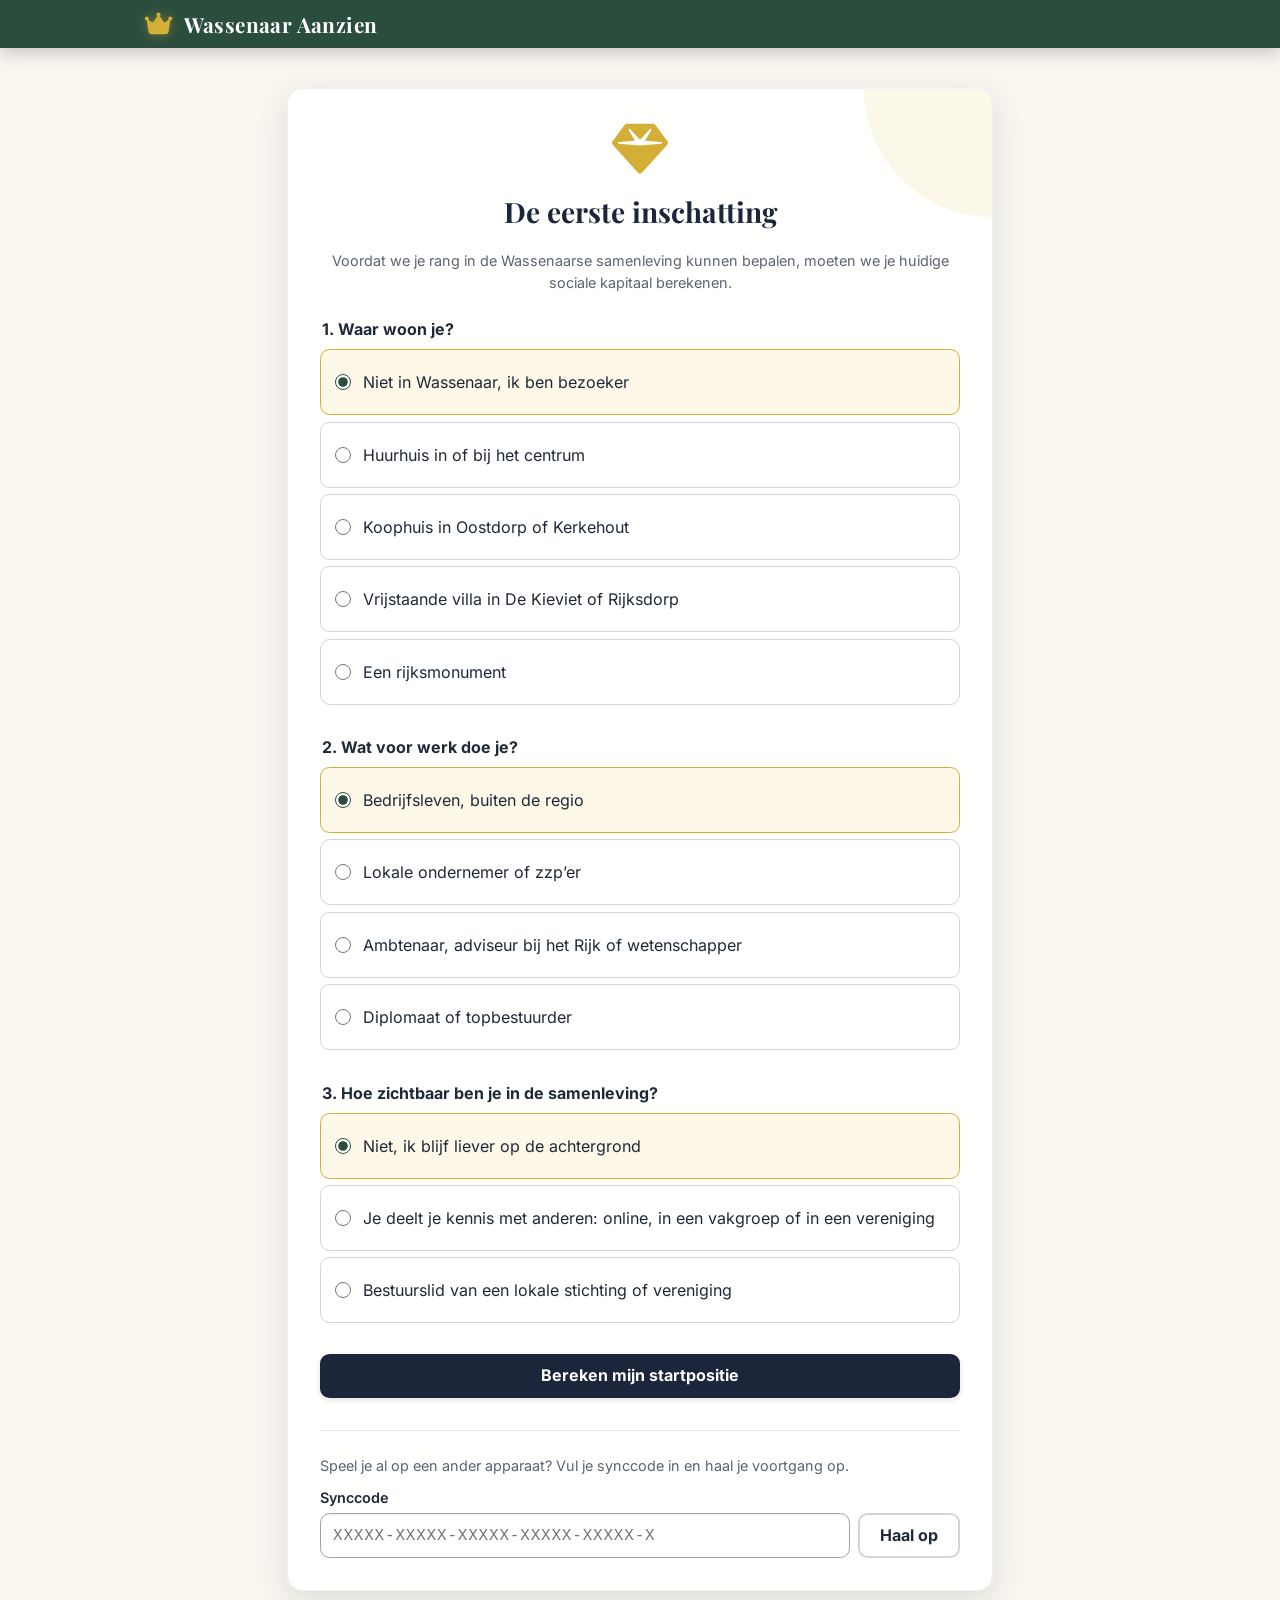
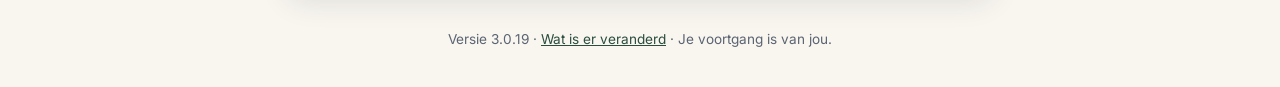
<file: wassenaar/app.html>
<!DOCTYPE html>
<html lang="nl">
<head>
  <meta charset="utf-8">
  <meta name="viewport" content="width=device-width, initial-scale=1">
  <meta http-equiv="Content-Security-Policy" content="default-src 'self'; script-src 'self'; style-src 'self'; img-src 'self'; font-src 'self'; connect-src 'self' https://hayobethlehem.nl; worker-src 'self'; object-src 'none'; base-uri 'self'; form-action 'self'">
  <meta name="robots" content="noindex">
  <meta name="description" content="Level je karakter op in de Wassenaarse samenleving.">
  <meta name="theme-color" content="#2a4d3e">
  <title>Wassenaar Aanzien</title>
  <link rel="manifest" href="manifest.webmanifest">
  <link rel="icon" href="iconen/kroon.svg" type="image/svg+xml">
  <link rel="apple-touch-icon" href="iconen/icoon-180.png">
  <link rel="stylesheet" href="../app.css">
  <link rel="stylesheet" href="../standalone.css">
  <script type="module" src="app.js"></script>
</head>
<body>
<main>
<!-- begin inhoud: index.php geeft binnen een site alleen dit artikel door -->
<article id="aanzien" lang="nl">
  <!-- Iconen: Font Awesome Free (fontawesome.com), CC BY 4.0 -->
  <svg class="sprite" aria-hidden="true" focusable="false">
    <symbol id="az-i-arrow-trend-up" viewBox="0 0 576 512"><path d="M384 160c-17.7 0-32-14.3-32-32s14.3-32 32-32l160 0c17.7 0 32 14.3 32 32l0 160c0 17.7-14.3 32-32 32s-32-14.3-32-32l0-82.7-169.4 169.4c-12.5 12.5-32.8 12.5-45.3 0L192 269.3 54.6 406.6c-12.5 12.5-32.8 12.5-45.3 0s-12.5-32.8 0-45.3l160-160c12.5-12.5 32.8-12.5 45.3 0L320 306.7 466.7 160 384 160z"/></symbol>
    <symbol id="az-i-bicycle" viewBox="0 0 640 512"><path d="M331.7 43.3C336 36.3 343.7 32 352 32l104 0c13.3 0 24 10.7 24 24s-10.7 24-24 24l-65.6 0 72.2 148.4c10.7-2.9 21.9-4.4 33.4-4.4 70.7 0 128 57.3 128 128s-57.3 128-128 128-128-57.3-128-128c0-42 20.2-79.2 51.4-102.6l-20.4-41.9-73.5 147c-2.3 4.8-6.3 8.8-11.4 11.2-.6 .3-1.2 .5-1.8 .7-2.9 1.1-5.9 1.6-8.9 1.5L271 368c-7.9 63.1-61.7 112-127 112-70.7 0-128-57.3-128-128S73.3 224 144 224c10.8 0 21.2 1.3 31.2 3.8l28.5-56.9-11.5-26.9-40.2 0c-13.3 0-24-10.7-24-24s10.7-24 24-24l56 0c9.6 0 18.3 5.7 22.1 14.5l14.3 33.5 123.7 0-37.7-77.5c-3.6-7.4-3.2-16.2 1.2-23.2zM228.5 228.7l-45.6 91.3 84.8 0-39.1-91.3zM305.7 287l47.5-95-88.2 0 40.7 95zm168.7 75.5l-29.7-61c-12.8 13-20.7 30.8-20.7 50.5 0 39.8 32.2 72 72 72s72-32.2 72-72-32.2-72-72-72c-2.7 0-5.5 .2-8.1 .5l29.7 61c5.8 11.9 .8 26.3-11.1 32.1s-26.3 .8-32.1-11.1zM149.2 368c-20.2 0-33.4-21.3-24.3-39.4l24.2-48.5c-1.7-.1-3.4-.2-5.1-.2-39.8 0-72 32.2-72 72s32.2 72 72 72c34.3 0 62.9-23.9 70.2-56l-65 0z"/></symbol>
    <symbol id="az-i-bolt" viewBox="0 0 448 512"><path d="M338.8-9.9c11.9 8.6 16.3 24.2 10.9 37.8L271.3 224 416 224c13.5 0 25.5 8.4 30.1 21.1s.7 26.9-9.6 35.5l-288 240c-11.3 9.4-27.4 9.9-39.3 1.3s-16.3-24.2-10.9-37.8L176.7 288 32 288c-13.5 0-25.5-8.4-30.1-21.1s-.7-26.9 9.6-35.5l288-240c11.3-9.4 27.4-9.9 39.3-1.3z"/></symbol>
    <symbol id="az-i-book-open" viewBox="0 0 512 512"><path d="M256 141.3l0 309.3 .5-.2C311.1 427.7 369.7 416 428.8 416l19.2 0 0-320-19.2 0c-42.2 0-84.1 8.4-123.1 24.6-16.8 7-33.4 13.9-49.7 20.7zM230.9 61.5L256 72 281.1 61.5C327.9 42 378.1 32 428.8 32L464 32c26.5 0 48 21.5 48 48l0 352c0 26.5-21.5 48-48 48l-35.2 0c-50.7 0-100.9 10-147.7 29.5l-12.8 5.3c-7.9 3.3-16.7 3.3-24.6 0l-12.8-5.3C184.1 490 133.9 480 83.2 480L48 480c-26.5 0-48-21.5-48-48L0 80C0 53.5 21.5 32 48 32l35.2 0c50.7 0 100.9 10 147.7 29.5z"/></symbol>
    <symbol id="az-i-box-open" viewBox="0 0 640 512"><path d="M560.3 237.2c10.4 11.8 28.3 14.4 41.8 5.5 14.7-9.8 18.7-29.7 8.9-44.4l-48-72c-2.8-4.2-6.6-7.7-11.1-10.2L351.4 4.7c-19.3-10.7-42.8-10.7-62.2 0L88.8 116c-5.4 3-9.7 7.4-12.6 12.8L27.7 218.7c-12.6 23.4-3.8 52.5 19.6 65.1l33 17.7 0 53.3c0 23 12.4 44.3 32.4 55.7l176 99.7c19.6 11.1 43.5 11.1 63.1 0l176-99.7c20.1-11.4 32.4-32.6 32.4-55.7l0-117.5zm-240-9.8L170.2 144 320.3 60.6 470.4 144 320.3 227.4zm-41.5 50.2l-21.3 46.2-165.8-88.8 25.4-47.2 161.7 89.8z"/></symbol>
    <symbol id="az-i-building-columns" viewBox="0 0 512 512"><path d="M271.9 20.2c-9.8-5.6-21.9-5.6-31.8 0l-224 128c-12.6 7.2-18.8 22-15.1 36S17.5 208 32 208l32 0 0 208 0 0-51.2 38.4C4.7 460.4 0 469.9 0 480 0 497.7 14.3 512 32 512l448 0c17.7 0 32-14.3 32-32 0-10.1-4.7-19.6-12.8-25.6l-51.2-38.4 0-208 32 0c14.5 0 27.2-9.8 30.9-23.8s-2.5-28.8-15.1-36l-224-128zM400 208l0 208-64 0 0-208 64 0zm-112 0l0 208-64 0 0-208 64 0zm-112 0l0 208-64 0 0-208 64 0zM256 96a32 32 0 1 1 0 64 32 32 0 1 1 0-64z"/></symbol>
    <symbol id="az-i-bullhorn" viewBox="0 0 512 512"><path d="M461.2 18.9C472.7 24 480 35.4 480 48l0 416c0 12.6-7.3 24-18.8 29.1s-24.8 3.2-34.3-5.1l-46.6-40.7c-43.6-38.1-98.7-60.3-156.4-63l0 95.7c0 17.7-14.3 32-32 32l-32 0c-17.7 0-32-14.3-32-32l0-96C57.3 384 0 326.7 0 256S57.3 128 128 128l84.5 0c61.8-.2 121.4-22.7 167.9-63.3l46.6-40.7c9.4-8.3 22.9-10.2 34.3-5.1zM224 320l0 .2c70.3 2.7 137.8 28.5 192 73.4l0-275.3c-54.2 44.9-121.7 70.7-192 73.4L224 320z"/></symbol>
    <symbol id="az-i-calendar-days" viewBox="0 0 448 512"><path d="M128 0c17.7 0 32 14.3 32 32l0 32 128 0 0-32c0-17.7 14.3-32 32-32s32 14.3 32 32l0 32 32 0c35.3 0 64 28.7 64 64l0 288c0 35.3-28.7 64-64 64L64 480c-35.3 0-64-28.7-64-64L0 128C0 92.7 28.7 64 64 64l32 0 0-32c0-17.7 14.3-32 32-32zM64 240l0 32c0 8.8 7.2 16 16 16l32 0c8.8 0 16-7.2 16-16l0-32c0-8.8-7.2-16-16-16l-32 0c-8.8 0-16 7.2-16 16zm128 0l0 32c0 8.8 7.2 16 16 16l32 0c8.8 0 16-7.2 16-16l0-32c0-8.8-7.2-16-16-16l-32 0c-8.8 0-16 7.2-16 16zm144-16c-8.8 0-16 7.2-16 16l0 32c0 8.8 7.2 16 16 16l32 0c8.8 0 16-7.2 16-16l0-32c0-8.8-7.2-16-16-16l-32 0zM64 368l0 32c0 8.8 7.2 16 16 16l32 0c8.8 0 16-7.2 16-16l0-32c0-8.8-7.2-16-16-16l-32 0c-8.8 0-16 7.2-16 16zm144-16c-8.8 0-16 7.2-16 16l0 32c0 8.8 7.2 16 16 16l32 0c8.8 0 16-7.2 16-16l0-32c0-8.8-7.2-16-16-16l-32 0zm112 16l0 32c0 8.8 7.2 16 16 16l32 0c8.8 0 16-7.2 16-16l0-32c0-8.8-7.2-16-16-16l-32 0c-8.8 0-16 7.2-16 16z"/></symbol>
    <symbol id="az-i-car" viewBox="0 0 512 512"><path d="M135.2 117.4l-26.1 74.6 293.8 0-26.1-74.6C372.3 104.6 360.2 96 346.6 96L165.4 96c-13.6 0-25.7 8.6-30.2 21.4zM39.6 196.8L74.8 96.3C88.3 57.8 124.6 32 165.4 32l181.2 0c40.8 0 77.1 25.8 90.6 64.3l35.2 100.5c23.2 9.6 39.6 32.5 39.6 59.2l0 192c0 17.7-14.3 32-32 32l-32 0c-17.7 0-32-14.3-32-32l0-32-320 0 0 32c0 17.7-14.3 32-32 32l-32 0c-17.7 0-32-14.3-32-32L0 256c0-26.7 16.4-49.6 39.6-59.2zM128 304a32 32 0 1 0 -64 0 32 32 0 1 0 64 0zm288 32a32 32 0 1 0 0-64 32 32 0 1 0 0 64z"/></symbol>
    <symbol id="az-i-champagne-glasses" viewBox="0 0 640 512"><path d="M155.6 17.3C163 3 179.9-3.6 195 1.9l125 45.6 125-45.6c15.1-5.5 32 1.1 39.4 15.4l78.8 152.9c28.8 55.8 10.3 122.3-38.5 156.6l31.3 86.2 41-15c16.6-6 35 2.5 41 19.1s-2.5 35-19.1 41c-47.4 17.3-94.8 34.5-142.2 51.8-16.6 6.1-35-2.5-41-19.1s2.5-35 19.1-41l41-15-31.3-86.2c-59.4 5.2-116.2-33.9-130-95.2l-14.6-64.7-14.6 64.7c-13.8 61.3-70.6 100.4-130 95.2l-31.3 86.2 41 15c16.6 6.1 25.2 24.4 19.1 41s-24.4 25.2-41 19.1c-47.4-17.3-94.8-34.6-142.2-51.8-16.6-6.1-25.2-24.4-19.1-41S26.3 392 42.9 398l41 15 31.3-86.2C66.5 292.5 48.1 226 76.9 170.2L155.6 17.3zm44 54.4l-27.2 52.8 89.2 32.5 13.1-57.9-75.1-27.4zm240.9 0l-75.1 27.4 13.1 57.9 89.2-32.5-27.2-52.8z"/></symbol>
    <symbol id="az-i-chart-pie" viewBox="0 0 576 512"><path d="M512.4 240l-176 0c-17.7 0-32-14.3-32-32l0-176c0-17.7 14.4-32.2 31.9-29.9 107 14.2 191.8 99 206 206 2.3 17.5-12.2 31.9-29.9 31.9zM222.6 37.2c18.1-3.8 33.8 11 33.8 29.5l0 197.3c0 5.6 2 11 5.5 15.3L394 438.7c11.7 14.1 9.2 35.4-6.9 44.1-34.1 18.6-73.2 29.2-114.7 29.2-132.5 0-240-107.5-240-240 0-115.5 81.5-211.9 190.2-234.8zM477.8 288l64 0c18.5 0 33.3 15.7 29.5 33.8-10.2 48.4-35 91.4-69.6 124.2-12.3 11.7-31.6 9.2-42.4-3.9L374.9 340.4c-17.3-20.9-2.4-52.4 24.6-52.4l78.2 0z"/></symbol>
    <symbol id="az-i-chess-king" viewBox="0 0 448 512"><path d="M224-32c17.7 0 32 14.3 32 32l0 32 32 0c17.7 0 32 14.3 32 32s-14.3 32-32 32l-32 0 0 64 153.8 0c21.1 0 38.2 17.1 38.2 38.2 0 6.4-1.6 12.7-4.7 18.3L352 384 408.2 454.3c5 6.3 7.8 14.1 7.8 22.2 0 19.6-15.9 35.5-35.5 35.5L67.5 512c-19.6 0-35.5-15.9-35.5-35.5 0-8.1 2.7-15.9 7.8-22.2L96 384 4.7 216.6C1.6 210.9 0 204.6 0 198.2 0 177.1 17.1 160 38.2 160l153.8 0 0-64-32 0c-17.7 0-32-14.3-32-32s14.3-32 32-32l32 0 0-32c0-17.7 14.3-32 32-32z"/></symbol>
    <symbol id="az-i-chess-knight" viewBox="0 0 384 512"><path d="M192-32c106 0 192 86 192 192l0 133.5c0 17-6.8 33.2-18.7 45.2L320 384 370.8 434.7c8.5 8.5 13.2 20 13.2 32 0 25-20.3 45.2-45.2 45.3L45.3 512c-25 0-45.2-20.3-45.2-45.3 0-12 4.8-23.5 13.2-32L64 384 64 349.4c0-18.7 8.2-36.4 22.3-48.6l89.7-76.8-48 0-12.1 12.1c-12.7 12.7-30 19.9-48 19.9-37.5 0-67.9-30.4-67.9-67.9l0-8.7c0-22.8 8.2-44.9 23.1-62.3L96 32 96 0c0-17.7 14.3-32 32-32l64 0zM160 72a24 24 0 1 0 0 48 24 24 0 1 0 0-48z"/></symbol>
    <symbol id="az-i-circle-check" viewBox="0 0 512 512"><path d="M256 512a256 256 0 1 1 0-512 256 256 0 1 1 0 512zM374 145.7c-10.7-7.8-25.7-5.4-33.5 5.3L221.1 315.2 169 263.1c-9.4-9.4-24.6-9.4-33.9 0s-9.4 24.6 0 33.9l72 72c5 5 11.8 7.5 18.8 7s13.4-4.1 17.5-9.8L379.3 179.2c7.8-10.7 5.4-25.7-5.3-33.5z"/></symbol>
    <symbol id="az-i-circle-exclamation" viewBox="0 0 512 512"><path d="M256 512a256 256 0 1 1 0-512 256 256 0 1 1 0 512zm0-192a32 32 0 1 0 0 64 32 32 0 1 0 0-64zm0-192c-18.2 0-32.7 15.5-31.4 33.7l7.4 104c.9 12.6 11.4 22.3 23.9 22.3 12.6 0 23-9.7 23.9-22.3l7.4-104c1.3-18.2-13.1-33.7-31.4-33.7z"/></symbol>
    <symbol id="az-i-coins" viewBox="0 0 512 512"><path d="M128 96l0-16c0-44.2 86-80 192-80S512 35.8 512 80l0 16c0 30.6-41.3 57.2-102 70.7-2.4-2.8-4.9-5.5-7.4-8-15.5-15.3-35.5-26.9-56.4-35.5-41.9-17.5-96.5-27.1-154.2-27.1-21.9 0-43.3 1.4-63.8 4.1-.2-1.3-.2-2.7-.2-4.1zM432 353l0-46.2c15.1-3.9 29.3-8.5 42.2-13.9 13.2-5.5 26.1-12.2 37.8-20.3l0 15.4c0 26.8-31.5 50.5-80 65zm0-96l0-33c0-4.5-.4-8.8-1-13 15.5-3.9 30-8.6 43.2-14.2s26.1-12.2 37.8-20.3l0 15.4c0 26.8-31.5 50.5-80 65zM0 240l0-16c0-44.2 86-80 192-80s192 35.8 192 80l0 16c0 44.2-86 80-192 80S0 284.2 0 240zm384 96c0 44.2-86 80-192 80S0 380.2 0 336l0-15.4c11.6 8.1 24.5 14.7 37.8 20.3 41.9 17.5 96.5 27.1 154.2 27.1s112.3-9.7 154.2-27.1c13.2-5.5 26.1-12.2 37.8-20.3l0 15.4zm0 80.6l0 15.4c0 44.2-86 80-192 80S0 476.2 0 432l0-15.4c11.6 8.1 24.5 14.7 37.8 20.3 41.9 17.5 96.5 27.1 154.2 27.1s112.3-9.7 154.2-27.1c13.2-5.5 26.1-12.2 37.8-20.3z"/></symbol>
    <symbol id="az-i-crown" viewBox="0 0 576 512"><path d="M313 87.2c9.2-7.3 15-18.6 15-31.2 0-22.1-17.9-40-40-40s-40 17.9-40 40c0 12.6 5.9 23.9 15 31.2L194.6 194.8c-10 15.7-31.3 19.6-46.2 8.4L88.9 158.7c4.5-6.4 7.1-14.3 7.1-22.7 0-22.1-17.9-40-40-40s-40 17.9-40 40c0 21.8 17.5 39.6 39.2 40L87.8 393.5c4.7 31.3 31.6 54.5 63.3 54.5l273.8 0c31.7 0 58.6-23.2 63.3-54.5L520.8 176c21.7-.4 39.2-18.2 39.2-40 0-22.1-17.9-40-40-40s-40 17.9-40 40c0 8.4 2.6 16.3 7.1 22.7l-59.4 44.6c-14.9 11.2-36.2 7.3-46.2-8.4L313 87.2z"/></symbol>
    <symbol id="az-i-download" viewBox="0 0 448 512"><path d="M256 32c0-17.7-14.3-32-32-32s-32 14.3-32 32l0 210.7-41.4-41.4c-12.5-12.5-32.8-12.5-45.3 0s-12.5 32.8 0 45.3l96 96c12.5 12.5 32.8 12.5 45.3 0l96-96c12.5-12.5 12.5-32.8 0-45.3s-32.8-12.5-45.3 0L256 242.7 256 32zM64 320c-35.3 0-64 28.7-64 64l0 32c0 35.3 28.7 64 64 64l320 0c35.3 0 64-28.7 64-64l0-32c0-35.3-28.7-64-64-64l-46.9 0-56.6 56.6c-31.2 31.2-81.9 31.2-113.1 0L110.9 320 64 320zm304 56a24 24 0 1 1 0 48 24 24 0 1 1 0-48z"/></symbol>
    <symbol id="az-i-drumstick-bite" viewBox="0 0 512 512"><path d="M160 265.2c0 8.5-3.4 16.6-9.4 22.6l-26.8 26.8c-12.3 12.3-32.5 11.4-49.4 7.2-4.6-1.1-9.5-1.8-14.5-1.8-33.1 0-60 26.9-60 60s26.9 60 60 60c6.3 0 12 5.7 12 12 0 33.1 26.9 60 60 60s60-26.9 60-60c0-5-.6-9.8-1.8-14.5-4.2-16.9-5.2-37.1 7.2-49.4l26.8-26.8c6-6 14.1-9.4 22.6-9.4l89.2 0c6.3 0 12.4-.3 18.5-1 11.9-1.2 16.4-15.5 10.8-26-8.5-15.8-13.3-33.8-13.3-53 0-61.9 50.1-112 112-112 8 0 15.7 .8 23.2 2.4 11.7 2.5 24.1-5.9 22-17.6-14.7-82.3-86.7-144.8-173.2-144.8-97.2 0-176 78.8-176 176l0 89.2z"/></symbol>
    <symbol id="az-i-fire" viewBox="0 0 448 512"><path d="M160.5-26.4c9.3-7.8 23-7.5 31.9 .9 12.3 11.6 23.3 24.4 33.9 37.4 13.5 16.5 29.7 38.3 45.3 64.2 5.2-6.8 10-12.8 14.2-17.9 1.1-1.3 2.2-2.7 3.3-4.1 7.9-9.8 17.7-22.1 30.8-22.1 13.4 0 22.8 11.9 30.8 22.1 1.3 1.7 2.6 3.3 3.9 4.8 10.3 12.4 24 30.3 37.7 52.4 27.2 43.9 55.6 106.4 55.6 176.6 0 123.7-100.3 224-224 224S0 411.7 0 288c0-91.1 41.1-170 80.5-225 19.9-27.7 39.7-49.9 54.6-65.1 8.2-8.4 16.5-16.7 25.5-24.2zM225.7 416c25.3 0 47.7-7 68.8-21 42.1-29.4 53.4-88.2 28.1-134.4-4.5-9-16-9.6-22.5-2l-25.2 29.3c-6.6 7.6-18.5 7.4-24.7-.5-17.3-22.1-49.1-62.4-65.3-83-5.4-6.9-15.2-8-21.5-1.9-18.3 17.8-51.5 56.8-51.5 104.3 0 68.6 50.6 109.2 113.7 109.2z"/></symbol>
    <symbol id="az-i-fish-fins" viewBox="0 0 576 512"><path d="M275.2 38.4c-10.6-8-25-8.5-36.3-1.5S222 57.3 224.6 70.3l9.7 48.6c-19.4 9-36.9 19.9-52.4 31.5-15.3 11.5-29 23.9-40.7 36.3L48.1 132.4c-12.5-7.3-28.4-5.3-38.7 4.9s-12.4 26-5.3 38.6L50 256 4.2 336.1c-7.2 12.6-5 28.4 5.3 38.6s26.1 12.2 38.7 4.9l93.1-54.3c11.8 12.3 25.4 24.8 40.7 36.3 15.5 11.6 33 22.5 52.4 31.5l-9.7 48.6c-2.6 13 3.1 26.3 14.3 33.3s25.6 6.5 36.3-1.5l77.6-58.2c54.9-4 101.5-27 137.2-53.8 39.2-29.4 67.2-64.7 81.6-89.5 5.8-9.9 5.8-22.2 0-32.1-14.4-24.8-42.5-60.1-81.6-89.5-35.8-26.8-82.3-49.8-137.2-53.8L275.2 38.4zM384 256a32 32 0 1 1 64 0 32 32 0 1 1 -64 0z"/></symbol>
    <symbol id="az-i-floppy-disk" viewBox="0 0 448 512"><path d="M64 32C28.7 32 0 60.7 0 96L0 416c0 35.3 28.7 64 64 64l320 0c35.3 0 64-28.7 64-64l0-242.7c0-17-6.7-33.3-18.7-45.3L352 50.7C340 38.7 323.7 32 306.7 32L64 32zm32 96c0-17.7 14.3-32 32-32l160 0c17.7 0 32 14.3 32 32l0 64c0 17.7-14.3 32-32 32l-160 0c-17.7 0-32-14.3-32-32l0-64zM224 288a64 64 0 1 1 0 128 64 64 0 1 1 0-128z"/></symbol>
    <symbol id="az-i-gem" viewBox="0 0 512 512"><path d="M116.7 33.8c4.5-6.1 11.7-9.8 19.3-9.8l240 0c7.6 0 14.8 3.6 19.3 9.8l112 152c6.8 9.2 6.1 21.9-1.5 30.4l-232 256c-4.5 5-11 7.9-17.8 7.9s-13.2-2.9-17.8-7.9l-232-256c-7.7-8.5-8.3-21.2-1.5-30.4l112-152zm38.5 39.8c-3.3 2.5-4.2 7-2.1 10.5L210.5 179.8 63.3 192c-4.1 .3-7.3 3.8-7.3 8s3.2 7.6 7.3 8l192 16c.4 0 .9 0 1.3 0l192-16c4.1-.3 7.3-3.8 7.3-8s-3.2-7.6-7.3-8l-147.2-12.3 57.4-95.6c2.1-3.5 1.2-8.1-2.1-10.5s-7.9-2-10.7 1L256 172.2 165.9 74.6c-2.8-3-7.4-3.4-10.7-1z"/></symbol>
    <symbol id="az-i-globe" viewBox="0 0 512 512"><path d="M351.9 280l-190.9 0c2.9 64.5 17.2 123.9 37.5 167.4 11.4 24.5 23.7 41.8 35.1 52.4 11.2 10.5 18.9 12.2 22.9 12.2s11.7-1.7 22.9-12.2c11.4-10.6 23.7-28 35.1-52.4 20.3-43.5 34.6-102.9 37.5-167.4zM160.9 232l190.9 0C349 167.5 334.7 108.1 314.4 64.6 303 40.2 290.7 22.8 279.3 12.2 268.1 1.7 260.4 0 256.4 0s-11.7 1.7-22.9 12.2c-11.4 10.6-23.7 28-35.1 52.4-20.3 43.5-34.6 102.9-37.5 167.4zm-48 0C116.4 146.4 138.5 66.9 170.8 14.7 78.7 47.3 10.9 131.2 1.5 232l111.4 0zM1.5 280c9.4 100.8 77.2 184.7 169.3 217.3-32.3-52.2-54.4-131.7-57.9-217.3L1.5 280zm398.4 0c-3.5 85.6-25.6 165.1-57.9 217.3 92.1-32.7 159.9-116.5 169.3-217.3l-111.4 0zm111.4-48C501.9 131.2 434.1 47.3 342 14.7 374.3 66.9 396.4 146.4 399.9 232l111.4 0z"/></symbol>
    <symbol id="az-i-golf-ball-tee" viewBox="0 0 384 512"><path d="M298.5 384.1c12.1 1.2 21.5 11.5 21.5 23.9s-9.4 22.6-21.5 23.9l-2.5 .1-80 0 0 88c0 13.3-10.7 24-24 24s-24-10.7-24-24l0-88-80 0c-13.3 0-24-10.7-24-24 0-12.4 9.4-22.6 21.5-23.9l2.5-.1 208 0 2.5 .1zM192 0c106 0 192 86 192 192 0 57.4-25.2 108.8-65.1 144L65.1 336C25.2 300.8 0 249.4 0 192 0 86 86 0 192 0zm32 240c-7.7 0-14.2 5.5-15.7 12.8l-.6 6.4c-1.3 6.3-6.2 11.2-12.5 12.5l-6.4 .6c-7.3 1.5-12.8 8-12.8 15.7 0 8.8 7.2 16 16 16 26.5 0 48-21.5 48-48 0-8.8-7.2-16-16-16zm64-64c-7.7 0-14.2 5.5-15.7 12.8l-.6 6.4c-1.3 6.3-6.2 11.2-12.5 12.5l-6.4 .6c-7.3 1.5-12.8 8-12.8 15.7 0 8.8 7.2 16 16 16 26.5 0 48-21.5 48-48 0-8.8-7.2-16-16-16zm-80-16c-7.7 0-14.2 5.5-15.7 12.8l-.6 6.4c-1.3 6.3-6.2 11.2-12.5 12.5l-6.4 .6c-7.3 1.5-12.8 8-12.8 15.7 0 8.8 7.2 16 16 16 26.5 0 48-21.5 48-48 0-8.8-7.2-16-16-16z"/></symbol>
    <symbol id="az-i-handshake" viewBox="0 0 576 512"><path d="M268.9 85.2L152.3 214.8c-4.6 5.1-4.4 13 .5 17.9 30.5 30.5 80 30.5 110.5 0l31.8-31.8c4.2-4.2 9.5-6.5 14.9-6.9 6.8-.6 13.8 1.7 19 6.9L505.6 376 576 320 576 32 464 96 440.2 80.1C424.4 69.6 405.9 64 386.9 64l-70.4 0c-1.1 0-2.3 0-3.4 .1-16.9 .9-32.8 8.5-44.2 21.1zM116.6 182.7L223.4 64 183.8 64c-25.5 0-49.9 10.1-67.9 28.1L112 96 0 32 0 320 156.4 450.3c23 19.2 52 29.7 81.9 29.7l15.7 0-7-7c-9.4-9.4-9.4-24.6 0-33.9s24.6-9.4 33.9 0l41 41 9 0c19.1 0 37.8-4.3 54.8-12.3L359 441c-9.4-9.4-9.4-24.6 0-33.9s24.6-9.4 33.9 0l32 32 17.5-17.5c8.9-8.9 11.5-21.8 7.6-33.1l-137.9-136.8-14.9 14.9c-49.3 49.3-129.1 49.3-178.4 0-23-23-23.9-59.9-2.2-84z"/></symbol>
    <symbol id="az-i-handshake-angle" viewBox="0 0 576 512"><path d="M268.9 53.2L152.3 182.8c-4.6 5.1-4.4 13 .5 17.9 30.5 30.5 80 30.5 110.5 0l31.8-31.8c4.2-4.2 9.5-6.5 14.9-6.9 6.8-.6 13.8 1.7 19 6.9L505.6 344 576 288 576 0 464 64 440.2 48.1C424.4 37.6 405.9 32 386.9 32l-70.4 0c-1.1 0-2.3 0-3.4 .1-16.9 .9-32.8 8.5-44.2 21.1zM116.6 150.7L223.4 32 183.8 32c-25.5 0-49.9 10.1-67.9 28.1L0 192 0 544 144 408 156.4 418.3c23 19.2 52 29.7 81.9 29.7l15.7 0-7-7c-9.4-9.4-9.4-24.6 0-33.9s24.6-9.4 33.9 0l41 41 9 0c19.1 0 37.8-4.3 54.8-12.3L359 409c-9.4-9.4-9.4-24.6 0-33.9s24.6-9.4 33.9 0l32 32 17.5-17.5c8.9-8.9 11.5-21.8 7.6-33.1l-137.9-136.8-14.9 14.9c-49.3 49.3-129.1 49.3-178.4 0-23-23-23.9-59.9-2.2-84z"/></symbol>
    <symbol id="az-i-handshake-simple" viewBox="0 0 576 512"><path d="M268.9 85.2L152.3 214.8c-4.6 5.1-4.4 13 .5 17.9 30.5 30.5 80 30.5 110.5 0l31.8-31.8c4.2-4.2 9.5-6.5 14.9-6.9 6.8-.6 13.8 1.7 19 6.9L505.6 376 576 320 576 32 464 96 440.2 80.1C424.4 69.6 405.9 64 386.9 64l-70.4 0c-1.1 0-2.3 0-3.4 .1-16.9 .9-32.8 8.5-44.2 21.1zM116.6 182.7L223.4 64 183.8 64c-25.5 0-49.9 10.1-67.9 28.1L112 96 0 32 0 320 156.4 450.3c23 19.2 52 29.7 81.9 29.7l15.7 0-7-7c-9.4-9.4-9.4-24.6 0-33.9s24.6-9.4 33.9 0l41 41 9 0c19.1 0 37.8-4.3 54.8-12.3L359 441c-9.4-9.4-9.4-24.6 0-33.9s24.6-9.4 33.9 0l32 32 17.5-17.5c8.9-8.9 11.5-21.8 7.6-33.1l-137.9-136.8-14.9 14.9c-49.3 49.3-129.1 49.3-178.4 0-23-23-23.9-59.9-2.2-84z"/></symbol>
    <symbol id="az-i-house-chimney" viewBox="0 0 512 512"><path d="M234.2 8.6c12.3-11.4 31.3-11.4 43.5 0L368 92.3 368 80c0-17.7 14.3-32 32-32l32 0c17.7 0 32 14.3 32 32l0 101.5 37.8 35.1c9.6 9 12.8 22.9 8 35.1S493.2 272 480 272l-16 0 0 176c0 35.3-28.7 64-64 64l-288 0c-35.3 0-64-28.7-64-64l0-176-16 0c-13.2 0-25-8.1-29.8-20.3s-1.6-26.2 8-35.1l224-208zM240 320c-26.5 0-48 21.5-48 48l0 96 128 0 0-96c0-26.5-21.5-48-48-48l-32 0z"/></symbol>
    <symbol id="az-i-house-flag" viewBox="0 0 640 512"><path d="M472 0c17.7 0 32 14.3 32 32l96 0c17.7 0 32 14.3 32 32l0 96c0 17.7-14.3 32-32 32l-96 0 0 288c0 17.7-14.3 32-32 32s-32-14.3-32-32l0-448c0-17.7 14.3-32 32-32zM283.5 59.1l100.5 96.9 0 356-256 0c-35.3 0-64-28.7-64-64l0-144-19.9 0c-15.5 0-28.1-12.6-28.1-28.1 0-7.6 3.1-14.9 8.6-20.2L228.5 59.1C235.9 52 245.7 48 256 48s20.1 4 27.5 11.1zM232 256c-13.3 0-24 10.7-24 24l0 48c0 13.3 10.7 24 24 24l48 0c13.3 0 24-10.7 24-24l0-48c0-13.3-10.7-24-24-24l-48 0z"/></symbol>
    <symbol id="az-i-id-card" viewBox="0 0 576 512"><path d="M0 96C0 60.7 28.7 32 64 32l448 0c35.3 0 64 28.7 64 64L0 96zm0 48l576 0 0 272c0 35.3-28.7 64-64 64L64 480c-35.3 0-64-28.7-64-64L0 144zM247.3 416c20.2 0 35.3-19.4 22.4-35-14.7-17.7-36.9-29-61.7-29l-64 0c-24.8 0-47 11.3-61.7 29-12.9 15.6 2.2 35 22.4 35l142.5 0zM176 312a56 56 0 1 0 0-112 56 56 0 1 0 0 112zM360 208c-13.3 0-24 10.7-24 24s10.7 24 24 24l112 0c13.3 0 24-10.7 24-24s-10.7-24-24-24l-112 0zm0 96c-13.3 0-24 10.7-24 24s10.7 24 24 24l112 0c13.3 0 24-10.7 24-24s-10.7-24-24-24l-112 0z"/></symbol>
    <symbol id="az-i-image" viewBox="0 0 448 512"><path d="M64 32C28.7 32 0 60.7 0 96L0 416c0 35.3 28.7 64 64 64l320 0c35.3 0 64-28.7 64-64l0-320c0-35.3-28.7-64-64-64L64 32zm64 80a48 48 0 1 1 0 96 48 48 0 1 1 0-96zM272 224c8.4 0 16.1 4.4 20.5 11.5l88 144c4.5 7.4 4.7 16.7 .5 24.3S368.7 416 360 416L88 416c-8.9 0-17.2-5-21.3-12.9s-3.5-17.5 1.6-24.8l56-80c4.5-6.4 11.8-10.2 19.7-10.2s15.2 3.8 19.7 10.2l26.4 37.8 61.4-100.5c4.4-7.1 12.1-11.5 20.5-11.5z"/></symbol>
    <symbol id="az-i-landmark" viewBox="0 0 512 512"><path d="M238.7 5.1c10.5-6.8 24.1-6.8 34.6 0l224 144c11.9 7.7 17.4 22.3 13.4 35.9s-16.5 23-30.7 23l-32 0 0 208 51.2 38.4c8.1 6 12.8 15.5 12.8 25.6 0 17.7-14.3 32-32 32L32 512c-17.7 0-32-14.3-32-32 0-10.1 4.7-19.6 12.8-25.6l51.2-38.4 0 0 0-208-32 0c-14.2 0-26.7-9.4-30.7-23s1.5-28.3 13.4-35.9l224-144zM336 208l0 208 64 0 0-208-64 0zM224 416l64 0 0-208-64 0 0 208zM112 208l0 208 64 0 0-208-64 0z"/></symbol>
    <symbol id="az-i-landmark-dome" viewBox="0 0 512 512"><path d="M256 0c-17.7 0-32 14.3-32 32 0 .9 0 1.8 .1 2.6-80.5 13.4-144 76.9-157.5 157.4L64 192c-17.7 0-32 14.3-32 32s14.3 32 32 32l0 160-51.2 38.4C4.7 460.4 0 469.9 0 480 0 497.7 14.3 512 32 512l448 0c17.7 0 32-14.3 32-32 0-10.1-4.7-19.6-12.8-25.6L448 416 448 256c17.7 0 32-14.3 32-32s-14.3-32-32-32l-2.7 0c-13.5-80.4-77-143.9-157.5-157.4 .1-.9 .1-1.7 .1-2.6 0-17.7-14.3-32-32-32zm80 256l64 0 0 160-64 0 0-160zM224 416l0-160 64 0 0 160-64 0zM112 256l64 0 0 160-64 0 0-160z"/></symbol>
    <symbol id="az-i-life-ring" viewBox="0 0 512 512"><path d="M367.2 412.5C335.9 434.9 297.5 448 256 448s-79.9-13.1-111.2-35.5l58-58c15.8 8.6 34 13.5 53.3 13.5s37.4-4.9 53.3-13.5l58 58zm90.7 .8c33.8-43.4 54-98 54-157.3S491.8 142.1 458 98.7c9-12.5 7.9-30.1-3.4-41.3S425.8 45 413.3 54C369.9 20.2 315.3 0 256 0S142.1 20.2 98.7 54c-12.5-9-30.1-7.9-41.3 3.4S45 86.2 54 98.7C20.2 142.1 0 196.7 0 256S20.2 369.9 54 413.3c-9 12.5-7.9 30.1 3.4 41.3S86.2 467 98.7 458c43.4 33.8 98 54 157.3 54s113.9-20.2 157.3-54c12.5 9 30.1 7.9 41.3-3.4s12.4-28.8 3.4-41.3zm-45.5-46.1l-58-58c8.6-15.8 13.5-34 13.5-53.3s-4.9-37.4-13.5-53.3l58-58C434.9 176.1 448 214.5 448 256s-13.1 79.9-35.5 111.2zM367.2 99.5l-58 58c-15.8-8.6-34-13.5-53.3-13.5s-37.4 4.9-53.3 13.5l-58-58C176.1 77.1 214.5 64 256 64s79.9 13.1 111.2 35.5zM157.5 309.3l-58 58C77.1 335.9 64 297.5 64 256s13.1-79.9 35.5-111.2l58 58c-8.6 15.8-13.5 34-13.5 53.3s4.9 37.4 13.5 53.3zM208 256a48 48 0 1 1 96 0 48 48 0 1 1 -96 0z"/></symbol>
    <symbol id="az-i-lightbulb" viewBox="0 0 384 512"><path d="M292.9 384c7.3-22.3 21.9-42.5 38.4-59.9 32.7-34.4 52.7-80.9 52.7-132.1 0-106-86-192-192-192S0 86 0 192c0 51.2 20 97.7 52.7 132.1 16.5 17.4 31.2 37.6 38.4 59.9l201.7 0zM288 432l-192 0 0 16c0 44.2 35.8 80 80 80l32 0c44.2 0 80-35.8 80-80l0-16zM184 112c-39.8 0-72 32.2-72 72 0 13.3-10.7 24-24 24s-24-10.7-24-24c0-66.3 53.7-120 120-120 13.3 0 24 10.7 24 24s-10.7 24-24 24z"/></symbol>
    <symbol id="az-i-list-check" viewBox="0 0 512 512"><path d="M133.8 36.3c10.9 7.6 13.5 22.6 5.9 33.4l-56 80c-4.1 5.8-10.5 9.5-17.6 10.1S52 158 47 153L7 113C-2.3 103.6-2.3 88.4 7 79S31.6 69.7 41 79l19.8 19.8 39.6-56.6c7.6-10.9 22.6-13.5 33.4-5.9zm0 160c10.9 7.6 13.5 22.6 5.9 33.4l-56 80c-4.1 5.8-10.5 9.5-17.6 10.1S52 318 47 313L7 273c-9.4-9.4-9.4-24.6 0-33.9s24.6-9.4 33.9 0l19.8 19.8 39.6-56.6c7.6-10.9 22.6-13.5 33.4-5.9zM224 96c0-17.7 14.3-32 32-32l224 0c17.7 0 32 14.3 32 32s-14.3 32-32 32l-224 0c-17.7 0-32-14.3-32-32zm0 160c0-17.7 14.3-32 32-32l224 0c17.7 0 32 14.3 32 32s-14.3 32-32 32l-224 0c-17.7 0-32-14.3-32-32zM160 416c0-17.7 14.3-32 32-32l288 0c17.7 0 32 14.3 32 32s-14.3 32-32 32l-288 0c-17.7 0-32-14.3-32-32zM64 376a40 40 0 1 1 0 80 40 40 0 1 1 0-80z"/></symbol>
    <symbol id="az-i-lock" viewBox="0 0 384 512"><path d="M128 96l0 64 128 0 0-64c0-35.3-28.7-64-64-64s-64 28.7-64 64zM64 160l0-64C64 25.3 121.3-32 192-32S320 25.3 320 96l0 64c35.3 0 64 28.7 64 64l0 224c0 35.3-28.7 64-64 64L64 512c-35.3 0-64-28.7-64-64L0 224c0-35.3 28.7-64 64-64z"/></symbol>
    <symbol id="az-i-medal" viewBox="0 0 448 512"><path d="M224.3 128L139.7-12.9c-6.5-10.8-20.1-14.7-31.3-9.1L21.8 21.3C9.9 27.2 5.1 41.6 11 53.5L80.6 192.6c-30.1 33.9-48.3 78.5-48.3 127.4 0 106 86 192 192 192s192-86 192-192c0-48.9-18.3-93.5-48.3-127.4L437.6 53.5c5.9-11.9 1.1-26.3-10.7-32.2L340.2-22.1c-11.2-5.6-24.9-1.6-31.3 9.1L224.3 128zm30.8 142.5c1.4 2.8 4 4.7 7 5.1l50.1 7.3c7.7 1.1 10.7 10.5 5.2 16l-36.3 35.4c-2.2 2.2-3.2 5.2-2.7 8.3l8.6 49.9c1.3 7.6-6.7 13.5-13.6 9.9l-44.8-23.6c-2.7-1.4-6-1.4-8.7 0l-44.8 23.6c-6.9 3.6-14.9-2.2-13.6-9.9l8.6-49.9c.5-3-.5-6.1-2.7-8.3l-36.3-35.4c-5.6-5.4-2.5-14.8 5.2-16l50.1-7.3c3-.4 5.7-2.4 7-5.1l22.4-45.4c3.4-7 13.3-7 16.8 0l22.4 45.4z"/></symbol>
    <symbol id="az-i-microphone" viewBox="0 0 384 512"><path d="M192 0C139 0 96 43 96 96l0 128c0 53 43 96 96 96s96-43 96-96l0-128c0-53-43-96-96-96zM48 184c0-13.3-10.7-24-24-24S0 170.7 0 184l0 40c0 97.9 73.3 178.7 168 190.5l0 49.5-48 0c-13.3 0-24 10.7-24 24s10.7 24 24 24l144 0c13.3 0 24-10.7 24-24s-10.7-24-24-24l-48 0 0-49.5c94.7-11.8 168-92.6 168-190.5l0-40c0-13.3-10.7-24-24-24s-24 10.7-24 24l0 40c0 79.5-64.5 144-144 144S48 303.5 48 224l0-40z"/></symbol>
    <symbol id="az-i-mug-hot" viewBox="0 0 576 512"><path d="M152-16c-13.3 0-24 10.7-24 24 0 38.9 23.4 59.4 39.1 73.1l1.1 1c16.3 14.3 23.8 21.8 23.8 37.9 0 13.3 10.7 24 24 24s24-10.7 24-24c0-38.9-23.4-59.4-39.1-73.1l-1.1-1C183.5 31.7 176 24.1 176 8 176-5.3 165.3-16 152-16zM96 192c-17.7 0-32 14.3-32 32l0 192c0 53 43 96 96 96l192 0c41.8 0 77.4-26.7 90.5-64l5.5 0c70.7 0 128-57.3 128-128S518.7 192 448 192L96 192zM448 384l0-128c35.3 0 64 28.7 64 64s-28.7 64-64 64zM288 8c0-13.3-10.7-24-24-24S240-5.3 240 8c0 38.9 23.4 59.4 39.1 73.1l1.1 1c16.3 14.3 23.8 21.8 23.8 37.9 0 13.3 10.7 24 24 24s24-10.7 24-24c0-38.9-23.4-59.4-39.1-73.1l-1.1-1C295.5 31.7 288 24.1 288 8z"/></symbol>
    <symbol id="az-i-newspaper" viewBox="0 0 512 512"><path d="M0 416L0 120c0-13.3 10.7-24 24-24s24 10.7 24 24l0 288c0 13.3 10.7 24 24 24s24-10.7 24-24L96 96c0-35.3 28.7-64 64-64l288 0c35.3 0 64 28.7 64 64l0 320c0 35.3-28.7 64-64 64L64 480c-35.3 0-64-28.7-64-64zM160 128l0 64c0 17.7 14.3 32 32 32l64 0c17.7 0 32-14.3 32-32l0-64c0-17.7-14.3-32-32-32l-64 0c-17.7 0-32 14.3-32 32zm24 240c-13.3 0-24 10.7-24 24s10.7 24 24 24l240 0c13.3 0 24-10.7 24-24s-10.7-24-24-24l-240 0zm-24-72c0 13.3 10.7 24 24 24l240 0c13.3 0 24-10.7 24-24s-10.7-24-24-24l-240 0c-13.3 0-24 10.7-24 24zM360 176c-13.3 0-24 10.7-24 24s10.7 24 24 24l64 0c13.3 0 24-10.7 24-24s-10.7-24-24-24l-64 0z"/></symbol>
    <symbol id="az-i-palette" viewBox="0 0 512 512"><path d="M512 256c0 .9 0 1.8 0 2.7-.4 36.5-33.6 61.3-70.1 61.3L344 320c-26.5 0-48 21.5-48 48 0 3.4 .4 6.7 1 9.9 2.1 10.2 6.5 20 10.8 29.9 6.1 13.8 12.1 27.5 12.1 42 0 31.8-21.6 60.7-53.4 62-3.5 .1-7 .2-10.6 .2-141.4 0-256-114.6-256-256S114.6 0 256 0 512 114.6 512 256zM128 288a32 32 0 1 0 -64 0 32 32 0 1 0 64 0zm0-96a32 32 0 1 0 0-64 32 32 0 1 0 0 64zM288 96a32 32 0 1 0 -64 0 32 32 0 1 0 64 0zm96 96a32 32 0 1 0 0-64 32 32 0 1 0 0 64z"/></symbol>
    <symbol id="az-i-person-swimming" viewBox="0 0 640 512"><path d="M552 152a56 56 0 1 0 -112 0 56 56 0 1 0 112 0zM293.4 198.2l-88.6 73.9c1.1 0 2.2-.1 3.3-.1 33.1-.2 66.3 10.2 94.4 31.4 22.1 16.6 29.1 16.6 51.2 0 27.5-20.7 59.9-31.2 92.4-31.4 4.8 0 9.7 .2 14.5 .6-8.3-30-24.3-57.7-46.8-80.2-18.4-18.4-40.6-32.7-65-41.8l-68.6-25.7c-27.4-10.3-58-7.5-83.1 7.6l-53.5 32.1c-15.2 9.1-20.1 28.7-11 43.9s28.7 20.1 43.9 11L230 187.3c8.4-5 18.6-5.9 27.7-2.5l35.7 13.4zm110 181.9c21.3-16.1 49.9-16.1 71.2 0 19 14.4 41.9 28.2 67.2 33.3 26.5 5.4 54.3 .8 80.7-19.1 10.6-8 12.7-23 4.7-33.6s-23-12.7-33.6-4.7c-14.9 11.2-28.6 13.1-42.3 10.3-14.9-3-30.9-11.9-47.8-24.6-38.4-29-90.5-29-129 0-24 18.1-40.7 26.3-54.5 26.3s-30.5-8.2-54.5-26.3c-38.4-29-90.5-29-129 0-21.6 16.3-41.3 25.8-58.9 25.7-9.6-.1-19.9-3-31.2-11.5-10.6-8-25.6-5.9-33.6 4.7S7 386.3 17.6 394.3c19.1 14.4 39.4 21 59.8 21.1 33.9 .2 64.3-17.4 88.1-35.3 21.3-16.1 49.9-16.1 71.2 0 24.2 18.3 52.3 35.9 83.4 35.9s59.1-17.7 83.4-35.9z"/></symbol>
    <symbol id="az-i-person-walking" viewBox="0 0 384 512"><path d="M192 80a56 56 0 1 0 0-112 56 56 0 1 0 0 112zM105.4 227.9l22.6-22.6 0 69.3c0 28 12.2 54.7 33.5 72.9l71.4 61.2c5.9 5.1 9.8 12.1 10.9 19.8l12.6 88.1c2.5 17.5 18.7 29.7 36.2 27.2s29.7-18.7 27.2-36.2l-12.6-88.1c-3.3-23.1-14.9-44.1-32.6-59.3l-34.5-29.6 0-115.2 3.8 4.7c18.2 22.8 45.8 36 75 36l33.2 0c17.7 0 32-14.3 32-32s-14.3-32-32-32l-33.2 0c-9.7 0-18.9-4.4-25-12l-17.9-22.4c-23-28.8-57.9-45.6-94.8-45.6-32.2 0-63.1 12.8-85.8 35.6L60.1 182.6C42.1 200.6 32 225 32 250.5L32 288c0 17.7 14.3 32 32 32s32-14.3 32-32l0-37.5c0-8.5 3.4-16.6 9.4-22.6zm12.4 179.4c-1.5 5.2-4.3 10-8.1 13.8L41.4 489.4c-12.5 12.5-12.5 32.8 0 45.3s32.8 12.5 45.3 0l68.3-68.3c11.5-11.5 19.9-25.8 24.4-41.5l2.2-7.6-46-39.4c-2.5-2.2-5-4.4-7.4-6.8l-10.4 36.2z"/></symbol>
    <symbol id="az-i-plus" viewBox="0 0 448 512"><path d="M256 64c0-17.7-14.3-32-32-32s-32 14.3-32 32l0 160-160 0c-17.7 0-32 14.3-32 32s14.3 32 32 32l160 0 0 160c0 17.7 14.3 32 32 32s32-14.3 32-32l0-160 160 0c17.7 0 32-14.3 32-32s-14.3-32-32-32l-160 0 0-160z"/></symbol>
    <symbol id="az-i-rotate-right" viewBox="0 0 512 512"><path d="M488 192l-144 0c-9.7 0-18.5-5.8-22.2-14.8s-1.7-19.3 5.2-26.2l46.7-46.7c-75.3-58.6-184.3-53.3-253.5 15.9-75 75-75 196.5 0 271.5s196.5 75 271.5 0c8.2-8.2 15.5-16.9 21.9-26.1 10.1-14.5 30.1-18 44.6-7.9s18 30.1 7.9 44.6c-8.5 12.2-18.2 23.8-29.1 34.7-100 100-262.1 100-362 0S-25 175 75 75c94.3-94.3 243.7-99.6 344.3-16.2L471 7c6.9-6.9 17.2-8.9 26.2-5.2S512 14.3 512 24l0 144c0 13.3-10.7 24-24 24z"/></symbol>
    <symbol id="az-i-shield-halved" viewBox="0 0 512 512"><path d="M256 0c4.6 0 9.2 1 13.4 2.9L457.8 82.8c22 9.3 38.4 31 38.3 57.2-.5 99.2-41.3 280.7-213.6 363.2-16.7 8-36.1 8-52.8 0-172.4-82.5-213.1-264-213.6-363.2-.1-26.2 16.3-47.9 38.3-57.2L242.7 2.9C246.9 1 251.4 0 256 0zm0 66.8l0 378.1c138-66.8 175.1-214.8 176-303.4l-176-74.6 0 0z"/></symbol>
    <symbol id="az-i-star" viewBox="0 0 576 512"><path d="M309.5-18.9c-4.1-8-12.4-13.1-21.4-13.1s-17.3 5.1-21.4 13.1L193.1 125.3 33.2 150.7c-8.9 1.4-16.3 7.7-19.1 16.3s-.5 18 5.8 24.4l114.4 114.5-25.2 159.9c-1.4 8.9 2.3 17.9 9.6 23.2s16.9 6.1 25 2L288.1 417.6 432.4 491c8 4.1 17.7 3.3 25-2s11-14.2 9.6-23.2L441.7 305.9 556.1 191.4c6.4-6.4 8.6-15.8 5.8-24.4s-10.1-14.9-19.1-16.3L383 125.3 309.5-18.9z"/></symbol>
    <symbol id="az-i-store" viewBox="0 0 512 512"><path d="M30.7 72.3C37.6 48.4 59.5 32 84.4 32l344 0c24.9 0 46.8 16.4 53.8 40.3l23.4 80.2c12.8 43.7-20.1 87.5-65.6 87.5-26.3 0-49.4-14.9-60.8-37.1-11.6 21.9-34.6 37.1-61.4 37.1-26.6 0-49.7-15-61.3-37-11.6 22-34.7 37-61.3 37-26.8 0-49.8-15.1-61.4-37.1-11.4 22.1-34.5 37.1-60.8 37.1-45.6 0-78.4-43.7-65.6-87.5L30.7 72.3zM96.4 352l320 0 0-66.4c7.6 1.6 15.5 2.4 23.5 2.4 14.3 0 28-2.6 40.5-7.2l0 151.2c0 26.5-21.5 48-48 48l-352 0c-26.5 0-48-21.5-48-48l0-151.2c12.5 4.6 26.1 7.2 40.5 7.2 8.1 0 15.9-.8 23.5-2.4l0 66.4z"/></symbol>
    <symbol id="az-i-trash-can" viewBox="0 0 448 512"><path d="M136.7 5.9C141.1-7.2 153.3-16 167.1-16l113.9 0c13.8 0 26 8.8 30.4 21.9L320 32 416 32c17.7 0 32 14.3 32 32s-14.3 32-32 32L32 96C14.3 96 0 81.7 0 64S14.3 32 32 32l96 0 8.7-26.1zM32 144l384 0 0 304c0 35.3-28.7 64-64 64L96 512c-35.3 0-64-28.7-64-64l0-304zm88 64c-13.3 0-24 10.7-24 24l0 192c0 13.3 10.7 24 24 24s24-10.7 24-24l0-192c0-13.3-10.7-24-24-24zm104 0c-13.3 0-24 10.7-24 24l0 192c0 13.3 10.7 24 24 24s24-10.7 24-24l0-192c0-13.3-10.7-24-24-24zm104 0c-13.3 0-24 10.7-24 24l0 192c0 13.3 10.7 24 24 24s24-10.7 24-24l0-192c0-13.3-10.7-24-24-24z"/></symbol>
    <symbol id="az-i-tree" viewBox="0 0 448 512"><path d="M224-32c7 0 13.7 3.1 18.3 8.5l136 160c6.1 7.1 7.4 17.1 3.5 25.6S369.4 176 360 176l-24.9 0 75.2 88.5c6.1 7.1 7.4 17.1 3.5 25.6S401.4 304 392 304l-38.5 0 88.8 104.5c6.1 7.1 7.4 17.1 3.5 25.6S433.4 448 424 448l-168 0 0 64c0 17.7-14.3 32-32 32s-32-14.3-32-32l0-64-168 0c-9.4 0-17.9-5.4-21.8-13.9s-2.6-18.5 3.5-25.6L94.5 304 56 304c-9.4 0-17.9-5.4-21.8-13.9s-2.6-18.5 3.5-25.6L112.9 176 88 176c-9.4 0-17.9-5.4-21.8-13.9s-2.6-18.5 3.5-25.6l136-160C210.3-28.9 217-32 224-32z"/></symbol>
    <symbol id="az-i-trophy" viewBox="0 0 512 512"><path d="M144.3 0l224 0c26.5 0 48.1 21.8 47.1 48.2-.2 5.3-.4 10.6-.7 15.8l49.6 0c26.1 0 49.1 21.6 47.1 49.8-7.5 103.7-60.5 160.7-118 190.5-15.8 8.2-31.9 14.3-47.2 18.8-20.2 28.6-41.2 43.7-57.9 51.8l0 73.1 64 0c17.7 0 32 14.3 32 32s-14.3 32-32 32l-192 0c-17.7 0-32-14.3-32-32s14.3-32 32-32l64 0 0-73.1c-16-7.7-35.9-22-55.3-48.3-18.4-4.8-38.4-12.1-57.9-23.1-54.1-30.3-102.9-87.4-109.9-189.9-1.9-28.1 21-49.7 47.1-49.7l49.6 0c-.3-5.2-.5-10.4-.7-15.8-1-26.5 20.6-48.2 47.1-48.2zM101.5 112l-52.4 0c6.2 84.7 45.1 127.1 85.2 149.6-14.4-37.3-26.3-86-32.8-149.6zM380 256.8c40.5-23.8 77.1-66.1 83.3-144.8L411 112c-6.2 60.9-17.4 108.2-31 144.8z"/></symbol>
    <symbol id="az-i-umbrella-beach" viewBox="0 0 512 512"><path d="M497.5 341.1c-5.9 16.7-25.3 23-41.1 15.1l-178.2-89.1-1.6 3.2-88.8 177.7 292.2 0c17.7 0 32 14.3 32 32s-14.3 32-32 32L32 512c-17.7 0-32-14.3-32-32s14.3-32 32-32l84.2 0 103.2-206.3 1.6-3.2-165.4-82.7c-15.8-7.9-22.4-27.3-12.5-42 45.9-68.6 124.1-113.8 212.9-113.8 141.4 0 256 114.6 256 256 0 29.8-5.1 58.5-14.5 85.1z"/></symbol>
    <symbol id="az-i-upload" viewBox="0 0 448 512"><path d="M256 109.3L256 320c0 17.7-14.3 32-32 32s-32-14.3-32-32l0-210.7-41.4 41.4c-12.5 12.5-32.8 12.5-45.3 0s-12.5-32.8 0-45.3l96-96c12.5-12.5 32.8-12.5 45.3 0l96 96c12.5 12.5 12.5 32.8 0 45.3s-32.8 12.5-45.3 0L256 109.3zM224 400c44.2 0 80-35.8 80-80l80 0c35.3 0 64 28.7 64 64l0 32c0 35.3-28.7 64-64 64L64 480c-35.3 0-64-28.7-64-64l0-32c0-35.3 28.7-64 64-64l80 0c0 44.2 35.8 80 80 80zm144 24a24 24 0 1 0 0-48 24 24 0 1 0 0 48z"/></symbol>
    <symbol id="az-i-user-secret" viewBox="0 0 448 512"><path d="M171-16c-36.4 0-57.8 58.3-68.3 112L72 96c-13.3 0-24 10.7-24 24s10.7 24 24 24l24 0 0 32c0 17 3.3 33.2 9.3 48l-9.3 0 0 0-20.5 0c-15.2 0-27.5 12.3-27.5 27.5 0 3 .5 5.9 1.4 8.7l28.9 86.6C40.2 379.6 16 428.1 16 482.3 16 498.7 29.3 512 45.7 512l356.6 0c16.4 0 29.7-13.3 29.7-29.7 0-54.2-24.2-102.7-62.3-135.4l28.9-86.6c.9-2.8 1.4-5.7 1.4-8.7 0-15.2-12.3-27.5-27.5-27.5l-20.5 0 0 0-9.3 0c6-14.8 9.3-31 9.3-48l0-32 24 0c13.3 0 24-10.7 24-24s-10.7-24-24-24l-30.7 0c-10.4-53.7-31.9-112-68.3-112-9.6 0-19 3.9-27.5 8.2-8.2 4.1-18.4 7.8-25.5 7.8s-17.3-3.7-25.5-7.8C190-12.1 180.6-16 171-16zm93.7 484.4l-24.8-70.9 27.9-32.5c2.7-3.2 4.2-7.2 4.2-11.4 0-9.7-7.8-17.5-17.5-17.5l-61 0c-9.7 0-17.5 7.8-17.5 17.5 0 4.2 1.5 8.2 4.2 11.4l27.9 32.5-24.8 70.9-57-180.4 35.7 0c18.4 10.2 39.5 16 62 16s43.6-5.8 62-16l35.7 0-57 180.4zM224 256c-34.7 0-64.2-22.1-75.3-53 5.7 3.2 12.3 5 19.3 5l12.4 0c16.5 0 31.1-10.6 36.3-26.2 2.3-7 12.2-7 14.5 0 5.2 15.6 19.9 26.2 36.3 26.2l12.4 0c7 0 13.6-1.8 19.3-5-11.1 30.9-40.6 53-75.3 53z"/></symbol>
    <symbol id="az-i-users" viewBox="0 0 640 512"><path d="M320 16a104 104 0 1 1 0 208 104 104 0 1 1 0-208zM96 88a72 72 0 1 1 0 144 72 72 0 1 1 0-144zM0 416c0-70.7 57.3-128 128-128 12.8 0 25.2 1.9 36.9 5.4-32.9 36.8-52.9 85.4-52.9 138.6l0 16c0 11.4 2.4 22.2 6.7 32L32 480c-17.7 0-32-14.3-32-32l0-32zm521.3 64c4.3-9.8 6.7-20.6 6.7-32l0-16c0-53.2-20-101.8-52.9-138.6 11.7-3.5 24.1-5.4 36.9-5.4 70.7 0 128 57.3 128 128l0 32c0 17.7-14.3 32-32 32l-86.7 0zM472 160a72 72 0 1 1 144 0 72 72 0 1 1 -144 0zM160 432c0-88.4 71.6-160 160-160s160 71.6 160 160l0 16c0 17.7-14.3 32-32 32l-256 0c-17.7 0-32-14.3-32-32l0-16z"/></symbol>
    <symbol id="az-i-cloud-arrow-up" viewBox="0 0 576 512"><path d="M144 480c-79.5 0-144-64.5-144-144 0-63.4 41-117.2 97.9-136.5-1.3-7.7-1.9-15.5-1.9-23.5 0-79.5 64.5-144 144-144 55.4 0 103.5 31.3 127.6 77.1 14.2-8.3 30.8-13.1 48.4-13.1 53 0 96 43 96 96 0 15.7-3.8 30.6-10.5 43.7 44 20.3 74.5 64.7 74.5 116.3 0 70.7-57.3 128-128 128l-304 0zM305 191c-9.4-9.4-24.6-9.4-33.9 0l-72 72c-9.4 9.4-9.4 24.6 0 33.9s24.6 9.4 33.9 0l31-31 0 102.1c0 13.3 10.7 24 24 24s24-10.7 24-24l0-102.1 31 31c9.4 9.4 24.6 9.4 33.9 0s9.4-24.6 0-33.9l-72-72z"/></symbol>
    <symbol id="az-i-link" viewBox="0 0 576 512"><path d="M419.5 96c-16.6 0-32.7 4.5-46.8 12.7-15.8-16-34.2-29.4-54.5-39.5 28.2-24 64.1-37.2 101.3-37.2 86.4 0 156.5 70 156.5 156.5 0 41.5-16.5 81.3-45.8 110.6l-71.1 71.1c-29.3 29.3-69.1 45.8-110.6 45.8-86.4 0-156.5-70-156.5-156.5 0-1.5 0-3 .1-4.5 .5-17.7 15.2-31.6 32.9-31.1s31.6 15.2 31.1 32.9c0 .9 0 1.8 0 2.6 0 51.1 41.4 92.5 92.5 92.5 24.5 0 48-9.7 65.4-27.1l71.1-71.1c17.3-17.3 27.1-40.9 27.1-65.4 0-51.1-41.4-92.5-92.5-92.5zM275.2 173.3c-1.9-.8-3.8-1.9-5.5-3.1-12.6-6.5-27-10.2-42.1-10.2-24.5 0-48 9.7-65.4 27.1L91.1 258.2c-17.3 17.3-27.1 40.9-27.1 65.4 0 51.1 41.4 92.5 92.5 92.5 16.5 0 32.6-4.4 46.7-12.6 15.8 16 34.2 29.4 54.6 39.5-28.2 23.9-64 37.2-101.3 37.2-86.4 0-156.5-70-156.5-156.5 0-41.5 16.5-81.3 45.8-110.6l71.1-71.1c29.3-29.3 69.1-45.8 110.6-45.8 86.6 0 156.5 70.6 156.5 156.9 0 1.3 0 2.6 0 3.9-.4 17.7-15.1 31.6-32.8 31.2s-31.6-15.1-31.2-32.8c0-.8 0-1.5 0-2.3 0-33.7-18-63.3-44.8-79.6z"/></symbol>
    <symbol id="az-i-key" viewBox="0 0 512 512"><path d="M336 352c97.2 0 176-78.8 176-176S433.2 0 336 0 160 78.8 160 176c0 18.7 2.9 36.8 8.3 53.7L7 391c-4.5 4.5-7 10.6-7 17l0 80c0 13.3 10.7 24 24 24l80 0c13.3 0 24-10.7 24-24l0-40 40 0c13.3 0 24-10.7 24-24l0-40 40 0c6.4 0 12.5-2.5 17-7l33.3-33.3c16.9 5.4 35 8.3 53.7 8.3zM376 96a40 40 0 1 1 0 80 40 40 0 1 1 0-80z"/></symbol>
    <symbol id="az-i-copy" viewBox="0 0 448 512"><path d="M192 0c-35.3 0-64 28.7-64 64l0 256c0 35.3 28.7 64 64 64l192 0c35.3 0 64-28.7 64-64l0-200.6c0-17.4-7.1-34.1-19.7-46.2L370.6 17.8C358.7 6.4 342.8 0 326.3 0L192 0zM64 128c-35.3 0-64 28.7-64 64L0 448c0 35.3 28.7 64 64 64l192 0c35.3 0 64-28.7 64-64l0-16-64 0 0 16-192 0 0-256 16 0 0-64-16 0z"/></symbol>
    <symbol id="az-i-arrows-rotate" viewBox="0 0 512 512"><path d="M65.9 228.5c13.3-93 93.4-164.5 190.1-164.5 53 0 101 21.5 135.8 56.2 .2 .2 .4 .4 .6 .6l7.6 7.2-47.9 0c-17.7 0-32 14.3-32 32s14.3 32 32 32l128 0c17.7 0 32-14.3 32-32l0-128c0-17.7-14.3-32-32-32s-32 14.3-32 32l0 53.4-11.3-10.7C390.5 28.6 326.5 0 256 0 127 0 20.3 95.4 2.6 219.5 .1 237 12.2 253.2 29.7 255.7s33.7-9.7 36.2-27.1zm443.5 64c2.5-17.5-9.7-33.7-27.1-36.2s-33.7 9.7-36.2 27.1c-13.3 93-93.4 164.5-190.1 164.5-53 0-101-21.5-135.8-56.2-.2-.2-.4-.4-.6-.6l-7.6-7.2 47.9 0c17.7 0 32-14.3 32-32s-14.3-32-32-32L32 320c-8.5 0-16.7 3.4-22.7 9.5S-.1 343.7 0 352.3l1 127c.1 17.7 14.6 31.9 32.3 31.7S65.2 496.4 65 478.7l-.4-51.5 10.7 10.1c46.3 46.1 110.2 74.7 180.7 74.7 129 0 235.7-95.4 253.4-219.5z"/></symbol>
    <symbol id="az-i-comments" viewBox="0 0 576 512"><path d="M384 144c0 97.2-86 176-192 176-26.7 0-52.1-5-75.2-14L35.2 349.2c-9.3 4.9-20.7 3.2-28.2-4.2s-9.2-18.9-4.2-28.2l35.6-67.2C14.3 220.2 0 183.6 0 144 0 46.8 86-32 192-32S384 46.8 384 144zm0 368c-94.1 0-172.4-62.1-188.8-144 120-1.5 224.3-86.9 235.8-202.7 83.3 19.2 145 88.3 145 170.7 0 39.6-14.3 76.2-38.4 105.6l35.6 67.2c4.9 9.3 3.2 20.7-4.2 28.2s-18.9 9.2-28.2 4.2L459.2 498c-23.1 9-48.5 14-75.2 14z"/></symbol>
    <symbol id="az-i-envelope" viewBox="0 0 512 512"><path d="M48 64c-26.5 0-48 21.5-48 48 0 15.1 7.1 29.3 19.2 38.4l208 156c17.1 12.8 40.5 12.8 57.6 0l208-156c12.1-9.1 19.2-23.3 19.2-38.4 0-26.5-21.5-48-48-48L48 64zM0 196L0 384c0 35.3 28.7 64 64 64l384 0c35.3 0 64-28.7 64-64l0-188-198.4 148.8c-34.1 25.6-81.1 25.6-115.2 0L0 196z"/></symbol>
    <symbol id="az-i-flag" viewBox="0 0 448 512"><path d="M64 32C64 14.3 49.7 0 32 0S0 14.3 0 32L0 480c0 17.7 14.3 32 32 32s32-14.3 32-32l0-121.6 62.7-18.8c41.9-12.6 87.1-8.7 126.2 10.9 42.7 21.4 92.5 24 137.2 7.2l37.1-13.9c12.5-4.7 20.8-16.6 20.8-30l0-247.7c0-23-24.2-38-44.8-27.7l-11.8 5.9c-44.9 22.5-97.8 22.5-142.8 0-36.4-18.2-78.3-21.8-117.2-10.1L64 54.4 64 32z"/></symbol>
    <symbol id="az-i-gift" viewBox="0 0 512 512"><path d="M321.5 68.8C329.1 55.9 342.9 48 357.8 48l2.2 0c22.1 0 40 17.9 40 40s-17.9 40-40 40l-73.3 0 34.8-59.2zm-131 0l34.8 59.2-73.3 0c-22.1 0-40-17.9-40-40s17.9-40 40-40l2.2 0c14.9 0 28.8 7.9 36.3 20.8zm89.6-24.3l-24.1 41-24.1-41C215.7 16.9 186.1 0 154.2 0L152 0c-48.6 0-88 39.4-88 88 0 14.4 3.5 28 9.6 40L32 128c-17.7 0-32 14.3-32 32l0 32c0 17.7 14.3 32 32 32l448 0c17.7 0 32-14.3 32-32l0-32c0-17.7-14.3-32-32-32l-41.6 0c6.1-12 9.6-25.6 9.6-40 0-48.6-39.4-88-88-88l-2.2 0c-31.9 0-61.5 16.9-77.7 44.4zM480 272l-200 0 0 208 136 0c35.3 0 64-28.7 64-64l0-144zm-248 0l-200 0 0 144c0 35.3 28.7 64 64 64l136 0 0-208z"/></symbol>
    <symbol id="az-i-hand-holding-heart" viewBox="0 0 576 512"><path d="M279.6 31C265.5 11.5 242.9 0 218.9 0 177.5 0 144 33.5 144 74.9l0 2.4c0 64.4 82 133.4 122.2 163.3 13 9.7 30.5 9.7 43.5 0 40.2-30 122.2-98.9 122.2-163.3l0-2.4c0-41.4-33.5-74.9-74.9-74.9-24 0-46.6 11.5-60.7 31L288 42.7 279.6 31zM109.3 341.5L66.7 384 32 384c-17.7 0-32 14.3-32 32l0 64c0 17.7 14.3 32 32 32l320.5 0c29 0 57.3-9.3 80.7-26.5l126.6-93.3c17.8-13.1 21.6-38.1 8.5-55.9s-38.1-21.6-55.9-8.5L392.6 416 280 416c-13.3 0-24-10.7-24-24s10.7-24 24-24l72 0c17.7 0 32-14.3 32-32s-14.3-32-32-32l-152.2 0c-33.9 0-66.5 13.5-90.5 37.5z"/></symbol>
    <symbol id="az-i-people-group" viewBox="0 0 512 512"><path d="M256 0a64 64 0 1 1 0 128 64 64 0 1 1 0-128zm96 312c0 25-12.7 47-32 59.9l0 92.1c0 26.5-21.5 48-48 48l-32 0c-26.5 0-48-21.5-48-48l0-92.1C172.7 359 160 337 160 312l0-40c0-53 43-96 96-96s96 43 96 96l0 40zM96 32a56 56 0 1 1 0 112 56 56 0 1 1 0-112zm16 240l0 32c0 32.5 12.1 62.1 32 84.7l0 75.3c0 1.2 0 2.5 .1 3.7-8.5 7.6-19.7 12.3-32.1 12.3l-32 0c-26.5 0-48-21.5-48-48l0-56.6C12.9 364.4 0 343.7 0 320l0-32c0-53 43-96 96-96 12.7 0 24.8 2.5 35.9 6.9-12.6 21.4-19.9 46.4-19.9 73.1zM368 464l0-75.3c19.9-22.5 32-52.2 32-84.7l0-32c0-26.7-7.3-51.6-19.9-73.1 11.1-4.5 23.2-6.9 35.9-6.9 53 0 96 43 96 96l0 32c0 23.7-12.9 44.4-32 55.4l0 56.6c0 26.5-21.5 48-48 48l-32 0c-12.3 0-23.6-4.6-32.1-12.3 0-1.2 .1-2.5 .1-3.7zM416 32a56 56 0 1 1 0 112 56 56 0 1 1 0-112z"/></symbol>
    <symbol id="az-i-scroll" viewBox="0 0 576 512"><path d="M0 112C0 70.5 31.6 36.4 72 32.4l0-.4 280 0c53 0 96 43 96 96l0 176-176 0c-39.8 0-72 32.2-72 72l0 60c0 24.3-19.7 44-44 44s-44-19.7-44-44l0-228-64 0c-26.5 0-48-21.5-48-48l0-48zM236.8 480c7.1-13.1 11.2-28.1 11.2-44l0-60c0-13.3 10.7-24 24-24l248 0c13.3 0 24 10.7 24 24l0 24c0 44.2-35.8 80-80 80l-227.2 0zM80 80c-17.7 0-32 14.3-32 32l0 48 64 0 0-48c0-17.7-14.3-32-32-32z"/></symbol>
    <symbol id="az-i-utensils" viewBox="0 0 512 512"><path d="M63.9 14.4C63.1 6.2 56.2 0 48 0s-15.1 6.2-16 14.3L17.9 149.7c-1.3 6-1.9 12.1-1.9 18.2 0 45.9 35.1 83.6 80 87.7L96 480c0 17.7 14.3 32 32 32s32-14.3 32-32l0-224.4c44.9-4.1 80-41.8 80-87.7 0-6.1-.6-12.2-1.9-18.2L223.9 14.3C223.1 6.2 216.2 0 208 0s-15.1 6.2-15.9 14.4L178.5 149.9c-.6 5.7-5.4 10.1-11.1 10.1-5.8 0-10.6-4.4-11.2-10.2L143.9 14.6C143.2 6.3 136.3 0 128 0s-15.2 6.3-15.9 14.6L99.8 149.8c-.5 5.8-5.4 10.2-11.2 10.2-5.8 0-10.6-4.4-11.1-10.1L63.9 14.4zM448 0C432 0 320 32 320 176l0 112c0 35.3 28.7 64 64 64l32 0 0 128c0 17.7 14.3 32 32 32s32-14.3 32-32l0-448c0-17.7-14.3-32-32-32z"/></symbol>
    <symbol id="az-i-hourglass-half" viewBox="0 0 384 512"><path d="M32 0C14.3 0 0 14.3 0 32S14.3 64 32 64l0 11c0 42.4 16.9 83.1 46.9 113.1l67.9 67.9-67.9 67.9C48.9 353.9 32 394.6 32 437l0 11c-17.7 0-32 14.3-32 32s14.3 32 32 32l320 0c17.7 0 32-14.3 32-32s-14.3-32-32-32l0-11c0-42.4-16.9-83.1-46.9-113.1l-67.9-67.9 67.9-67.9c30-30 46.9-70.7 46.9-113.1l0-11c17.7 0 32-14.3 32-32S369.7 0 352 0L32 0zM96 75l0-11 192 0 0 11c0 19-5.6 37.4-16 53L112 128c-10.3-15.6-16-34-16-53zm16 309c3.5-5.3 7.6-10.3 12.1-14.9l67.9-67.9 67.9 67.9c4.6 4.6 8.6 9.6 12.2 14.9L112 384z"/></symbol>
    <symbol id="az-i-binoculars" viewBox="0 0 512 512"><path d="M128 32l32 0c17.7 0 32 14.3 32 32l0 32-96 0 0-32c0-17.7 14.3-32 32-32zm64 96l0 320c0 17.7-14.3 32-32 32L32 480c-17.7 0-32-14.3-32-32l0-59.1c0-34.6 9.4-68.6 27.2-98.3 13.7-22.8 22.5-48.2 25.8-74.6L60.5 156c2-16 15.6-28 31.8-28l99.8 0zm227.8 0c16.1 0 29.8 12 31.8 28L459 216c3.3 26.4 12.1 51.8 25.8 74.6 17.8 29.7 27.2 63.7 27.2 98.3l0 59.1c0 17.7-14.3 32-32 32l-128 0c-17.7 0-32-14.3-32-32l0-320 99.8 0zM320 64c0-17.7 14.3-32 32-32l32 0c17.7 0 32 14.3 32 32l0 32-96 0 0-32zm-32 64l0 160-64 0 0-160 64 0z"/></symbol>
    <symbol id="az-i-chess-rook" viewBox="0 0 384 512"><path d="M0 32L0 133.5c0 17 6.7 33.3 18.7 45.3L64 224 64 384 7.8 454.3C2.7 460.6 0 468.4 0 476.5 0 496.1 15.9 512 35.5 512l312.9 0c19.6 0 35.5-15.9 35.5-35.5 0-8.1-2.7-15.9-7.8-22.2l-56.2-70.3 0-160 45.3-45.3c12-12 18.7-28.3 18.7-45.3L384 32c0-17.7-14.3-32-32-32L320 0c-17.7 0-32 14.3-32 32l0 32-48 0 0-32c0-17.7-14.3-32-32-32L176 0c-17.7 0-32 14.3-32 32l0 32-48 0 0-32C96 14.3 81.7 0 64 0L32 0C14.3 0 0 14.3 0 32z"/></symbol>
    <symbol id="az-i-dog" viewBox="0 0 576 512"><path d="M32 112c16.6 0 30.2 12.6 31.8 28.7l.3 6.6C65.8 163.4 79.4 176 96 176l179.1 0 140.9 60.4 0 243.6c0 17.7-14.3 32-32 32l-32 0c-17.7 0-32-14.3-32-32l0-131.3C296 361 268.8 368 240 368s-56-7-80-19.3L160 480c0 17.7-14.3 32-32 32l-32 0c-17.7 0-32-14.3-32-32l0-245.6c-37.3-13.2-64-48.6-64-90.4 0-17.7 14.3-32 32-32zM355.8-32c7.7 0 14.9 3.6 19.6 9.8L392 0 444.1 0c12.7 0 24.9 5.1 33.9 14.1L496 32 552 32c13.3 0 24 10.7 24 24l0 24c0 44.2-35.8 80-80 80l-64 0-7 28-124.7-53.4 31.6-147.2C334.3-23.9 344.2-32 355.8-32zM448 44a20 20 0 1 0 0 40 20 20 0 1 0 0-40z"/></symbol>
    <symbol id="az-i-dove" viewBox="0 0 512 512"><path d="M496 64c13.2 0 20.7 15.1 12.8 25.6L480 128 480 304c0 79.5-64.5 144-144 144l-112 0-46.3 46.3c-10.4 10.4-26.5 12.4-39.1 4.8L41.5 440.9c-17-10.2-15-35.5 3.4-42.9L160 352C23.8 311.1 7.5 169.8 22 95.7 25.6 77.9 45.3 71.4 61.3 80.2L320 224 320 144c0-44.2 35.8-80 80-80l96 0zm-96 56a24 24 0 1 0 0 48 24 24 0 1 0 0-48zM182.5-9.6c12.4-13.7 33.3-8.9 42.5 7.1l56.4 98.3c-5.8 14.4-9.2 30.1-9.4 46.5L138.1 68c10.1-31.6 27-58.4 44.4-77.6z"/></symbol>
    <symbol id="az-i-folder-open" viewBox="0 0 576 512"><path d="M56 225.6L32.4 296.2 32.4 96c0-35.3 28.7-64 64-64l138.7 0c13.8 0 27.3 4.5 38.4 12.8l38.4 28.8c5.5 4.2 12.3 6.4 19.2 6.4l117.3 0c35.3 0 64 28.7 64 64l0 16-365.4 0c-41.3 0-78 26.4-91.1 65.6zM477.8 448L99 448c-32.8 0-55.9-32.1-45.5-63.2l48-144C108 221.2 126.4 208 147 208l378.8 0c32.8 0 55.9 32.1 45.5 63.2l-48 144c-6.5 19.6-24.9 32.8-45.5 32.8z"/></symbol>
    <symbol id="az-i-futbol" viewBox="0 0 512 512"><path d="M417.3 360.1l-71.6-4.8c-5.2-.3-10.3 1.1-14.5 4.2s-7.2 7.4-8.4 12.5l-17.6 69.6C289.5 445.8 273 448 256 448s-33.5-2.2-49.2-6.4L189.2 372c-1.3-5-4.3-9.4-8.4-12.5s-9.3-4.5-14.5-4.2l-71.6 4.8c-17.6-27.2-28.5-59.2-30.4-93.6L125 228.3c4.4-2.8 7.6-7 9.2-11.9s1.4-10.2-.5-15l-26.7-66.6C128 109.2 155.3 89 186.7 76.9l55.2 46c4 3.3 9 5.1 14.1 5.1s10.2-1.8 14.1-5.1l55.2-46c31.3 12.1 58.7 32.3 79.6 57.9l-26.7 66.6c-1.9 4.8-2.1 10.1-.5 15s4.9 9.1 9.2 11.9l60.7 38.2c-1.9 34.4-12.8 66.4-30.4 93.6zM256 512a256 256 0 1 0 0-512 256 256 0 1 0 0 512zm14.1-325.7c-8.4-6.1-19.8-6.1-28.2 0L194 221c-8.4 6.1-11.9 16.9-8.7 26.8l18.3 56.3c3.2 9.9 12.4 16.6 22.8 16.6l59.2 0c10.4 0 19.6-6.7 22.8-16.6l18.3-56.3c3.2-9.9-.3-20.7-8.7-26.8l-47.9-34.8z"/></symbol>
    <symbol id="az-i-hockey-puck" viewBox="0 0 512 512"><path d="M256 256C114.6 256 0 213 0 160s114.6-96 256-96 256 43 256 96-114.6 96-256 96zM0 352L0 242.7c16.9 12.3 37 22.2 58.1 30.1 53 19.9 123 31.2 197.9 31.2s144.9-11.3 197.9-31.2c21.2-7.9 41.2-17.8 58.1-30.1L512 352c0 53-114.6 96-256 96S0 405 0 352z"/></symbol>
    <symbol id="az-i-house" viewBox="0 0 512 512"><path d="M277.8 8.6c-12.3-11.4-31.3-11.4-43.5 0l-224 208c-9.6 9-12.8 22.9-8 35.1S18.8 272 32 272l16 0 0 176c0 35.3 28.7 64 64 64l288 0c35.3 0 64-28.7 64-64l0-176 16 0c13.2 0 25-8.1 29.8-20.3s1.6-26.2-8-35.1l-224-208zM240 320l32 0c26.5 0 48 21.5 48 48l0 96-128 0 0-96c0-26.5 21.5-48 48-48z"/></symbol>
    <symbol id="az-i-location-dot" viewBox="0 0 384 512"><path d="M0 188.6C0 84.4 86 0 192 0S384 84.4 384 188.6c0 119.3-120.2 262.3-170.4 316.8-11.8 12.8-31.5 12.8-43.3 0-50.2-54.5-170.4-197.5-170.4-316.8zM192 256a64 64 0 1 0 0-128 64 64 0 1 0 0 128z"/></symbol>
    <symbol id="az-i-map" viewBox="0 0 512 512"><path d="M512 48c0-11.1-5.7-21.4-15.2-27.2s-21.2-6.4-31.1-1.4L349.5 77.5 170.1 17.6c-8.1-2.7-16.8-2.1-24.4 1.7l-128 64C6.8 88.8 0 99.9 0 112L0 464c0 11.1 5.7 21.4 15.2 27.2s21.2 6.4 31.1 1.4l116.1-58.1 179.4 59.8c8.1 2.7 16.8 2.1 24.4-1.7l128-64c10.8-5.4 17.7-16.5 17.7-28.6l0-352zM192 376.9l0-284.5 128 42.7 0 284.5-128-42.7z"/></symbol>
    <symbol id="az-i-masks-theater" viewBox="0 0 576 512"><path d="M-5 118L23.5 279.7c14 79.5 76.3 141.8 155.8 155.8l12.7 2.2c-16.5-28.6-27.1-60.7-30.6-94.5l-24.1 4.3c-9.7 1.7-18.8-5.8-16.9-15.5 4.8-24.7 19.1-46.6 39.7-60.9l0-74.6c-1.4 .8-3 1.3-4.7 1.6l-63 11.1c-8.7 1.5-17.3-4.4-15.9-13.1 3.1-19.6 18.4-36 39.1-39.7 17.2-3 33.9 3.5 44.6 15.8l0-22.7c0-22.5 6.9-52.4 32.3-73.4 26-21.5 67.7-43.9 124.9-54.2-30.5-16.3-86.3-32-163.8-18.4-80.3 14.2-128 50.1-150.1 76.1-9 10.5-10.8 24.9-8.4 38.5zM208 138.7l0 174.8c0 80.7 50.5 152.9 126.4 180.4L362.1 504c14.1 5.1 29.6 5.1 43.7 0L433.6 494C509.5 466.4 560 394.3 560 313.5l0-174.8c0-6.9-2.1-13.8-7-18.6-22.6-22.5-78.2-56-169-56s-146.4 33.6-169 56c-4.9 4.9-7 11.7-7 18.6zm66.1 187.1c-1.4-7 7-11 12.7-6.6 26.9 20.6 60.6 32.9 97.2 32.9s70.2-12.3 97.2-32.9c5.7-4.4 14.1-.4 12.7 6.6-10.1 51.4-55.5 90.3-109.9 90.3s-99.8-38.8-109.9-90.3zm.5-101.5C281.2 205.5 299 192 320 192s38.9 13.5 45.4 32.3c2.9 8.4-4.5 15.7-13.4 15.7l-64 0c-8.8 0-16.3-7.4-13.4-15.7zM480 240l-64 0c-8.8 0-16.3-7.4-13.4-15.7 6.5-18.8 24.4-32.3 45.4-32.3s38.9 13.5 45.4 32.3c2.9 8.4-4.5 15.7-13.4 15.7z"/></symbol>
    <symbol id="az-i-mountain-sun" viewBox="0 0 576 512"><path d="M256.5 0c14.7 0 28.2 8.1 35.2 21l216 400c6.7 12.4 6.4 27.4-.8 39.5-7.2 12.1-20.3 19.5-34.3 19.5l-432 0c-14.1 0-27.1-7.4-34.3-19.5s-7.5-27.1-.8-39.5l216-400 2.9-4.6C231.7 6.2 243.6 0 256.5 0zM170.4 249.9l26.8 26.8c6.2 6.2 16.4 6.2 22.6 0l43.3-43.3c6-6 14.1-9.4 22.6-9.4l42.8 0-72.1-133.5-86.1 159.4zM496.5 160a80 80 0 1 1 0-160 80 80 0 1 1 0 160z"/></symbol>
    <symbol id="az-i-music" viewBox="0 0 512 512"><path d="M468 7c7.6 6.1 12 15.3 12 25l0 304c0 44.2-43 80-96 80s-96-35.8-96-80 43-80 96-80c11.2 0 22 1.6 32 4.6l0-116.7-224 49.8 0 206.3c0 44.2-43 80-96 80s-96-35.8-96-80 43-80 96-80c11.2 0 22 1.6 32 4.6L128 96c0-15 10.4-28 25.1-31.2l288-64c9.5-2.1 19.4 .2 27 6.3z"/></symbol>
    <symbol id="az-i-road" viewBox="0 0 512 512"><path d="M223.9 32l-76.2 0c-29.4 0-55.1 20.1-62.1 48.6L1.4 420.5C-6.1 450.7 16.8 480 48 480l175.9 0 0-64c0-17.7 14.3-32 32-32s32 14.3 32 32l0 64 176.1 0c31.2 0 54.1-29.3 46.6-59.5L426.5 80.6C419.4 52.1 393.8 32 364.3 32l-76.4 0 0 64c0 17.7-14.3 32-32 32s-32-14.3-32-32l0-64zm64 192l0 64c0 17.7-14.3 32-32 32s-32-14.3-32-32l0-64c0-17.7 14.3-32 32-32s32 14.3 32 32z"/></symbol>
    <symbol id="az-i-school" viewBox="0 0 576 512"><path d="M0 192c0-35.3 28.7-64 64-64l64 0 127.9-115.1c18.3-16.4 46-16.4 64.2 0L448 128 512 128c35.3 0 64 28.7 64 64l0 256c0 35.3-28.7 64-64 64L64 512c-35.3 0-64-28.7-64-64L0 192zM224 376l0 88 128 0 0-88c0-22.1-17.9-40-40-40l-48 0c-22.1 0-40 17.9-40 40zm-112 8c8.8 0 16-7.2 16-16l0-32c0-8.8-7.2-16-16-16l-32 0c-8.8 0-16 7.2-16 16l0 32c0 8.8 7.2 16 16 16l32 0zm16-144l0-32c0-8.8-7.2-16-16-16l-32 0c-8.8 0-16 7.2-16 16l0 32c0 8.8 7.2 16 16 16l32 0c8.8 0 16-7.2 16-16zM496 384c8.8 0 16-7.2 16-16l0-32c0-8.8-7.2-16-16-16l-32 0c-8.8 0-16 7.2-16 16l0 32c0 8.8 7.2 16 16 16l32 0zm16-144l0-32c0-8.8-7.2-16-16-16l-32 0c-8.8 0-16 7.2-16 16l0 32c0 8.8 7.2 16 16 16l32 0c8.8 0 16-7.2 16-16zM288 256a64 64 0 1 0 0-128 64 64 0 1 0 0 128z"/></symbol>
    <symbol id="az-i-shirt" viewBox="0 0 640 512"><path d="M320.2 112c44.2 0 80-35.8 80-80l53.5 0c17 0 33.3 6.7 45.3 18.7L617.6 169.4c12.5 12.5 12.5 32.8 0 45.3l-50.7 50.7c-12.5 12.5-32.8 12.5-45.3 0l-41.4-41.4 0 224c0 35.3-28.7 64-64 64l-192 0c-35.3 0-64-28.7-64-64l0-224-41.4 41.4c-12.5 12.5-32.8 12.5-45.3 0L22.9 214.6c-12.5-12.5-12.5-32.8 0-45.3L141.5 50.7c12-12 28.3-18.7 45.3-18.7l53.5 0c0 44.2 35.8 80 80 80z"/></symbol>
    <symbol id="az-i-ticket" viewBox="0 0 576 512"><path d="M64 64C28.7 64 0 92.7 0 128l0 64C0 200.8 7.4 207.7 15.7 210.6 34.5 217.1 48 235 48 256s-13.5 38.9-32.3 45.4C7.4 304.3 0 311.2 0 320l0 64c0 35.3 28.7 64 64 64l448 0c35.3 0 64-28.7 64-64l0-64c0-8.8-7.4-15.7-15.7-18.6-18.8-6.5-32.3-24.4-32.3-45.4s13.5-38.9 32.3-45.4c8.3-2.9 15.7-9.8 15.7-18.6l0-64c0-35.3-28.7-64-64-64L64 64zM416 336l0-160-256 0 0 160 256 0zM112 160c0-17.7 14.3-32 32-32l288 0c17.7 0 32 14.3 32 32l0 192c0 17.7-14.3 32-32 32l-288 0c-17.7 0-32-14.3-32-32l0-192z"/></symbol>
    <symbol id="az-i-wind" viewBox="0 0 512 512"><path d="M288 32c0 17.7 14.3 32 32 32l40 0c13.3 0 24 10.7 24 24s-10.7 24-24 24L32 112c-17.7 0-32 14.3-32 32s14.3 32 32 32l328 0c48.6 0 88-39.4 88-88S408.6 0 360 0L320 0c-17.7 0-32 14.3-32 32zm64 352c0 17.7 14.3 32 32 32l32 0c53 0 96-43 96-96s-43-96-96-96L32 224c-17.7 0-32 14.3-32 32s14.3 32 32 32l384 0c17.7 0 32 14.3 32 32s-14.3 32-32 32l-32 0c-17.7 0-32 14.3-32 32zM128 512l40 0c48.6 0 88-39.4 88-88s-39.4-88-88-88L32 336c-17.7 0-32 14.3-32 32s14.3 32 32 32l136 0c13.3 0 24 10.7 24 24s-10.7 24-24 24l-40 0c-17.7 0-32 14.3-32 32s14.3 32 32 32z"/></symbol>
    <symbol id="az-i-battery-half" viewBox="0 0 640 512"><path d="M528 128c8.8 0 16 7.2 16 16l0 224c0 8.8-7.2 16-16 16l-416 0c-8.8 0-16-7.2-16-16l0-224c0-8.8 7.2-16 16-16l416 0zM112 64c-44.2 0-80 35.8-80 80l0 224c0 44.2 35.8 80 80 80l416 0c44.2 0 80-35.8 80-80l0-48c17.7 0 32-14.3 32-32l0-64c0-17.7-14.3-32-32-32l0-48c0-44.2-35.8-80-80-80L112 64zm56 112c-13.3 0-24 10.7-24 24l0 112c0 13.3 10.7 24 24 24l144 0c13.3 0 24-10.7 24-24l0-112c0-13.3-10.7-24-24-24l-144 0z"/></symbol>
    <symbol id="az-i-children" viewBox="0 0 640 512"><path d="M160.5 0a64 64 0 1 1 0 128 64 64 0 1 1 0-128zm-72 480l0-80-17.8 0c-10.9 0-18.6-10.7-15.2-21.1L86.7 285.5 58 323.3c-10.7 14.1-30.8 16.8-44.8 6.2S-3.7 298.7 7 284.7L65.9 207c22.4-29.6 57.5-47 94.6-47s72.2 17.4 94.6 47L314 284.7c10.7 14.1 7.9 34.2-6.2 44.8s-34.2 7.9-44.8-6.2l-28.7-37.8 31.1 93.4c3.5 10.4-4.3 21.1-15.2 21.1l-17.8 0 0 80c0 17.7-14.3 32-32 32s-32-14.3-32-32l0-80-16 0 0 80c0 17.7-14.3 32-32 32s-32-14.3-32-32zM480.5 0a64 64 0 1 1 0 128 64 64 0 1 1 0-128zm-8 384l0 96c0 17.7-14.3 32-32 32s-32-14.3-32-32l0-179.5-12.9 20.5c-9.4 15-29.2 19.4-44.1 10s-19.4-29.2-10-44.1l51.7-82.1c17.6-27.9 48.3-44.9 81.2-44.9l12.3 0c33 0 63.7 16.9 81.2 44.9L619.6 287c9.4 15 4.9 34.7-10 44.1s-34.7 4.9-44.1-10l-12.9-20.5 0 179.5c0 17.7-14.3 32-32 32s-32-14.3-32-32l0-96-16 0z"/></symbol>
    <symbol id="az-i-heart" viewBox="0 0 512 512"><path d="M241 87.1l15 20.7 15-20.7C296 52.5 336.2 32 378.9 32 452.4 32 512 91.6 512 165.1l0 2.6c0 112.2-139.9 242.5-212.9 298.2-12.4 9.4-27.6 14.1-43.1 14.1s-30.8-4.6-43.1-14.1C139.9 410.2 0 279.9 0 167.7l0-2.6C0 91.6 59.6 32 133.1 32 175.8 32 216 52.5 241 87.1z"/></symbol>
    <symbol id="az-i-house-user" viewBox="0 0 512 512"><path d="M277.8 8.6c-12.3-11.4-31.3-11.4-43.5 0l-224 208c-9.6 9-12.8 22.9-8 35.1S18.8 272 32 272l16 0 0 176c0 35.3 28.7 64 64 64l288 0c35.3 0 64-28.7 64-64l0-176 16 0c13.2 0 25-8.1 29.8-20.3s1.6-26.2-8-35.1l-224-208zM200 256a56 56 0 1 1 112 0 56 56 0 1 1 -112 0zM144 432c0-44.2 35.8-80 80-80l64 0c44.2 0 80 35.8 80 80 0 8.8-7.2 16-16 16l-192 0c-8.8 0-16-7.2-16-16z"/></symbol>
    <symbol id="az-i-people-roof" viewBox="0 0 576 512"><path d="M302.3-12.6c-9-4.5-19.6-4.5-28.6 0l-256 128C1.9 123.3-4.5 142.5 3.4 158.3s27.1 22.2 42.9 14.3L288 51.8 529.7 172.6c15.8 7.9 35 1.5 42.9-14.3s1.5-35-14.3-42.9l-256-128zM288 272a56 56 0 1 0 0-112 56 56 0 1 0 0 112zm0 48c-53 0-96 43-96 96l0 32c0 17.7 14.3 32 32 32l128 0c17.7 0 32-14.3 32-32l0-32c0-53-43-96-96-96zM160 256a48 48 0 1 0 -96 0 48 48 0 1 0 96 0zm352 0a48 48 0 1 0 -96 0 48 48 0 1 0 96 0zM112 336c-44.2 0-80 35.8-80 80l0 33.1c0 17 13.8 30.9 30.9 30.9l87.8 0c-4.3-9.8-6.7-20.6-6.7-32l0-48c0-18.4 3.5-36 9.8-52.2-12.2-7.5-26.5-11.8-41.8-11.8zM425.4 480l87.8 0c17 0 30.9-13.8 30.9-30.9l0-33.1c0-44.2-35.8-80-80-80-15.3 0-29.6 4.3-41.8 11.8 6.3 16.2 9.8 33.8 9.8 52.2l0 48c0 11.4-2.4 22.2-6.7 32z"/></symbol>
    <symbol id="az-i-person-hiking" viewBox="0 0 448 512"><path d="M192-32a56 56 0 1 1 0 112 56 56 0 1 1 0-112zM128 173.6c0-34 27.6-61.6 61.6-61.6 20.3 0 39.7 8.1 54 22.4l48.2 48.2c6 6 14.1 9.4 22.6 9.4l37.5 0c5.8 0 11.3 1.6 16 4.3l0-76.3c0-13.3 10.7-24 24-24s24 10.7 24 24l0 400c0 13.3-10.7 24-24 24s-24-10.7-24-24l0-268.3c-4.7 2.7-10.2 4.3-16 4.3l-37.5 0c-25.5 0-49.9-10.1-67.9-28.1l-6.6-6.6 0 109.2 34.5 29.6c17.7 15.2 29.3 36.2 32.6 59.3l12.6 88.1c2.5 17.5-9.7 33.7-27.2 36.2s-33.7-9.7-36.2-27.2l-12.6-88.1c-1.1-7.7-5-14.7-10.9-19.8l-71.4-61.2c-21.3-18.2-33.5-44.9-33.5-72.9l0-101zm-4.8 203.7c2.3 2.3 4.7 4.4 7.1 6.5l44.9 38.5c-3.6 8.4-8.5 16.3-14.4 23.4L88.6 532.5c-11.3 13.6-31.5 15.4-45.1 4.1s-15.4-31.5-4.1-45.1l72.3-86.7c2.6-3.1 4.5-6.6 5.8-10.4l5.7-17.1zM0 160c0-35.3 28.7-64 64-64 17.7 0 32 14.3 32 32l0 128c0 17.7-14.3 32-32 32l-32 0c-17.7 0-32-14.3-32-32l0-96z"/></symbol>
    <symbol id="az-i-scale-balanced" viewBox="0 0 640 512"><path d="M384 32l128 0c17.7 0 32 14.3 32 32s-14.3 32-32 32L398.4 96c-5.2 25.8-22.9 47.1-46.4 57.3l0 294.7 160 0c17.7 0 32 14.3 32 32s-14.3 32-32 32l-384 0c-17.7 0-32-14.3-32-32s14.3-32 32-32l160 0 0-294.7c-23.5-10.3-41.2-31.6-46.4-57.3L128 96c-17.7 0-32-14.3-32-32s14.3-32 32-32l128 0c14.6-19.4 37.8-32 64-32s49.4 12.6 64 32zm55.6 288L584.4 320 512 195.8 439.6 320zM512 416c-62.9 0-115.2-34-126-78.9-2.6-11 1-22.3 6.7-32.1l95.2-163.2c5-8.6 14.2-13.8 24.1-13.8s19.1 5.3 24.1 13.8l95.2 163.2c5.7 9.8 9.3 21.1 6.7 32.1-10.8 44.8-63.1 78.9-126 78.9zM126.8 195.8L54.4 320 199.3 320 126.8 195.8zM.9 337.1c-2.6-11 1-22.3 6.7-32.1l95.2-163.2c5-8.6 14.2-13.8 24.1-13.8s19.1 5.3 24.1 13.8l95.2 163.2c5.7 9.8 9.3 21.1 6.7 32.1-10.8 44.8-63.1 78.9-126 78.9S11.7 382 .9 337.1z"/></symbol>
    <symbol id="az-i-arrow-right-to-bracket" viewBox="0 0 512 512"><path d="M352 96l64 0c17.7 0 32 14.3 32 32l0 256c0 17.7-14.3 32-32 32l-64 0c-17.7 0-32 14.3-32 32s14.3 32 32 32l64 0c53 0 96-43 96-96l0-256c0-53-43-96-96-96l-64 0c-17.7 0-32 14.3-32 32s14.3 32 32 32zm-9.4 182.6c12.5-12.5 12.5-32.8 0-45.3l-128-128c-12.5-12.5-32.8-12.5-45.3 0s-12.5 32.8 0 45.3L242.7 224 32 224c-17.7 0-32 14.3-32 32s14.3 32 32 32l210.7 0-73.4 73.4c-12.5 12.5-12.5 32.8 0 45.3s32.8 12.5 45.3 0l128-128z"/></symbol>
    <symbol id="az-i-comment-dots" viewBox="0 0 512 512"><path d="M256 480c141.4 0 256-107.5 256-240S397.4 0 256 0 0 107.5 0 240c0 54.3 19.2 104.3 51.6 144.5L2.8 476.8c-4.8 9-3.3 20 3.6 27.5s17.8 9.8 27.1 5.8l118.4-50.7C183.7 472.6 218.9 480 256 480zM128 208a32 32 0 1 1 0 64 32 32 0 1 1 0-64zm128 0a32 32 0 1 1 0 64 32 32 0 1 1 0-64zm96 32a32 32 0 1 1 64 0 32 32 0 1 1 -64 0z"/></symbol>
    <symbol id="az-i-ear-listen" viewBox="0 0 512 512"><path d="M379.6 .3c-8.9 1.2-17.2 6.2-22.4 14.1-6.8 10.4-7 24.1-.4 34.6 5.6 8.9 15.5 12.7 23.8 18.5 7.5 5.2 17.6 13.2 27.7 24.2 20 21.7 39.5 54.3 39.5 100.3 0 17.7 14.3 32 32 32s32-14.3 32-32c0-66-28.5-113.4-56.5-143.7-13.9-15.1-27.8-26.1-38.3-33.3-11-7.6-23.5-16.6-37.6-14.7zM240 128c-57.6 0-105.1 43.6-111.3 99.5-1.9 17.6-17.8 30.2-35.3 28.3s-30.2-17.8-28.3-35.3c9.7-88 84.3-156.5 174.9-156.5 97.2 0 176 78.8 176 176 0 46-17.7 87.9-46.6 119.3-12 13-17.4 24.8-17.4 34.7l0 6.1c0 61.9-50.1 112-112 112-17.7 0-32-14.3-32-32s14.3-32 32-32c26.5 0 48-21.5 48-48l0-6.1c0-32.9 17.4-59.6 34.4-78 18.4-20 29.6-46.6 29.6-75.9 0-61.9-50.1-112-112-112zM0 480a32 32 0 1 1 64 0 32 32 0 1 1 -64 0zm160-96a32 32 0 1 0 0-64 32 32 0 1 0 0 64zM86.6 361.4c-12.5-12.5-32.8-12.5-45.3 0s-12.5 32.8 0 45.3l64 64c12.5 12.5 32.8 12.5 45.3 0s12.5-32.8 0-45.3l-64-64zM240 208c-17.7 0-32 14.3-32 32 0 13.3-10.7 24-24 24s-24-10.7-24-24c0-44.2 35.8-80 80-80s80 35.8 80 80c0 13.3-10.7 24-24 24s-24-10.7-24-24c0-17.7-14.3-32-32-32z"/></symbol>
    <symbol id="az-i-inbox" viewBox="0 0 512 512"><path d="M91.8 32C59.9 32 32.9 55.4 28.4 86.9L.6 281.2c-.4 3-.6 6-.6 9.1L0 416c0 35.3 28.7 64 64 64l384 0c35.3 0 64-28.7 64-64l0-125.7c0-3-.2-6.1-.6-9.1L483.6 86.9C479.1 55.4 452.1 32 420.2 32L91.8 32zm0 64l328.5 0 27.4 192-59.9 0c-12.1 0-23.2 6.8-28.6 17.7l-14.3 28.6c-5.4 10.8-16.5 17.7-28.6 17.7l-120.4 0c-12.1 0-23.2-6.8-28.6-17.7l-14.3-28.6c-5.4-10.8-16.5-17.7-28.6-17.7L64.3 288 91.8 96z"/></symbol>
    <symbol id="az-i-signs-post" viewBox="0 0 512 512"><path d="M256.4 0c-17.7 0-32 14.3-32 32l0 32-160 0c-17.7 0-32 14.3-32 32l0 64c0 17.7 14.3 32 32 32l160 0 0 64-153.4 0c-4.2 0-8.3 1.7-11.3 4.7l-48 48c-6.2 6.2-6.2 16.4 0 22.6l48 48c3 3 7.1 4.7 11.3 4.7l153.4 0 0 96c0 17.7 14.3 32 32 32s32-14.3 32-32l0-96 160 0c17.7 0 32-14.3 32-32l0-64c0-17.7-14.3-32-32-32l-160 0 0-64 153.4 0c4.2 0 8.3-1.7 11.3-4.7l48-48c6.2-6.2 6.2-16.4 0-22.6l-48-48c-3-3-7.1-4.7-11.3-4.7l-153.4 0 0-32c0-17.7-14.3-32-32-32z"/></symbol>
    <symbol id="az-i-star-half-stroke" viewBox="0 0 576 512"><path d="M288.1 353.6c10 0 19.9 2.3 29 7l74.4 37.9-13-82.5c-3.2-20.2 3.5-40.7 17.9-55.2l59-59.1-82.5-13.1c-20.2-3.2-37.7-15.9-47-34.1l-38-74.4 0 273.6zM457.4 489c-7.3 5.3-17 6.1-25 2L288.1 417.6 143.8 491c-8 4.1-17.7 3.3-25-2s-11-14.2-9.6-23.2L134.4 305.9 20 191.4c-6.4-6.4-8.6-15.8-5.8-24.4s10.1-14.9 19.1-16.3l159.9-25.4 73.6-144.2c4.1-8 12.4-13.1 21.4-13.1s17.3 5.1 21.4 13.1L383 125.3 542.9 150.7c8.9 1.4 16.3 7.7 19.1 16.3s.5 18-5.8 24.4L441.7 305.9 467 465.8c1.4 8.9-2.3 17.9-9.6 23.2z"/></symbol>
    <symbol id="az-i-user-check" viewBox="0 0 640 512"><path d="M286 304c98.5 0 178.3 79.8 178.3 178.3 0 16.4-13.3 29.7-29.7 29.7L78 512c-16.4 0-29.7-13.3-29.7-29.7 0-98.5 79.8-178.3 178.3-178.3l59.4 0zM585.7 105.9c7.8-10.7 22.8-13.1 33.5-5.3s13.1 22.8 5.3 33.5L522.1 274.9c-4.2 5.7-10.7 9.4-17.7 9.8s-14-2.2-18.9-7.3l-46.4-48c-9.2-9.5-9-24.7 .6-33.9 9.5-9.2 24.7-8.9 33.9 .6l26.5 27.4 85.6-117.7zM256.3 248a120 120 0 1 1 0-240 120 120 0 1 1 0 240z"/></symbol>
  </svg>

  <header class="kop">
    <h1><svg class="icoon icoon-logo" aria-hidden="true" focusable="false"><use href="#az-i-crown"/></svg> Wassenaar Aanzien</h1>
    <nav class="menu" id="az-menu" aria-label="Wassenaar Aanzien" hidden>
      <ul>
        <li><a href="#status"><svg class="icoon" aria-hidden="true" focusable="false"><use href="#az-i-chart-pie"/></svg>Status</a></li>
        <li><a href="#karakter"><svg class="icoon" aria-hidden="true" focusable="false"><use href="#az-i-id-card"/></svg>Karakter</a></li>
        <li><a href="#dorp"><svg class="icoon" aria-hidden="true" focusable="false"><use href="#az-i-map"/></svg>Dorp</a></li>
        <li><a href="#loggen" class="menu-goud"><svg class="icoon" aria-hidden="true" focusable="false"><use href="#az-i-plus"/></svg>Log activiteit</a></li>
        <li><a href="#erelijst"><svg class="icoon" aria-hidden="true" focusable="false"><use href="#az-i-trophy"/></svg>Erelijst</a></li>
        <li><a href="#strategie"><svg class="icoon" aria-hidden="true" focusable="false"><use href="#az-i-book-open"/></svg>Strategie</a></li>
        <li><a href="#gegevens"><svg class="icoon" aria-hidden="true" focusable="false"><use href="#az-i-floppy-disk"/></svg>Gegevens</a></li>
      </ul>
    </nav>
  </header>

  <noscript><p class="paneel">Deze app werkt alleen met JavaScript. Je gegevens blijven in je eigen browser.</p></noscript>
  <p class="paneel laden" id="az-laden" role="status">De tool wordt geladen. Blijft dit staan? Herlaad de pagina. Helpt dat niet, leeg dan de cache van je browser voor deze site.</p>

  <div class="inhoud">
    <section class="weergave" id="az-start" aria-labelledby="az-start-kop" hidden>
      <div class="paneel glas start">
        <svg class="icoon icoon-start" aria-hidden="true" focusable="false"><use href="#az-i-gem"/></svg>
        <h2 id="az-start-kop" tabindex="-1">De eerste inschatting</h2>
        <p class="zacht">Voordat we je rang in de Wassenaarse samenleving kunnen bepalen, moeten we je huidige sociale kapitaal berekenen.</p>
        <form id="az-start-formulier" class="start-vragen">
          <button type="submit" class="knop knop-navy knop-breed">Bereken mijn startpositie</button>
        </form>
        <form class="koppel start-koppel" id="az-start-koppel">
          <p class="zacht">Speel je al op een ander apparaat? Vul je synccode in en haal je voortgang op.</p>
          <label for="az-start-code">Synccode</label>
          <span class="koppel-rij">
            <input type="text" id="az-start-code" autocomplete="off" autocapitalize="characters" spellcheck="false" placeholder="XXXXX-XXXXX-XXXXX-XXXXX-XXXXX-X">
            <button type="submit" class="knop knop-licht">Haal op</button>
          </span>
        </form>
      </div>
    </section>

    <section class="weergave" id="az-status" aria-labelledby="az-status-kop" hidden>
      <h2 class="verborgen" id="az-status-kop" tabindex="-1">Jouw status</h2>

      <div class="paneel glas karakter">
        <div class="karakter-wie">
          <div class="avatar-vak">
            <div class="avatar">
              <svg class="icoon" aria-hidden="true" focusable="false"><use id="az-rang-icoon" href="#az-i-person-walking"/></svg>
              <span class="niveau" id="az-niveau">Niv. 1</span>
              <span class="sterren" id="az-sterren" role="img" aria-label="New Game+" hidden></span>
            </div>
            <ul class="uitrusting" id="az-uitrusting" aria-label="Uitrusting" hidden></ul>
          </div>
          <div>
            <p class="label">Huidige status</p>
            <p class="rang-naam" id="az-rang-naam">Voorbijganger</p>
            <p class="titel-naam" id="az-titel" hidden></p>
            <p class="rang-uitleg" id="az-rang-uitleg"></p>
            <p class="pad-label" id="az-pad-label" hidden></p>
            <div class="lintjes" id="az-lintjes" hidden></div>
          </div>
        </div>
        <div class="karakter-pr">
          <p class="label">Prestigepunten (PR)</p>
          <p class="pr" id="az-punten">0</p>
          <p class="karakter-bekend" id="az-karakter-bekend"></p>
          <p class="verval" id="az-verval" hidden></p>
          <p class="blad-link"><a href="#karakter">Bekijk je karakterblad</a></p>
        </div>
      </div>

      <section class="paneel bekendheid" aria-labelledby="az-bekendheid-kop">
        <h3 id="az-bekendheid-kop"><svg class="icoon goud" aria-hidden="true" focusable="false"><use href="#az-i-inbox"/></svg> Bekendheid <span class="kop-extra">de laatste 90 dagen</span></h3>
        <p class="bekendheid-score"><span id="az-bekendheid">0</span> <span id="az-bekendheid-niveau">Onbekend</span></p>
        <label for="az-bekendheid-meter" id="az-bekendheid-volgende"></label>
        <span class="spoor"><meter id="az-bekendheid-meter" min="0" max="100" value="0"></meter></span>
        <p class="zacht" id="az-bekendheid-verhouding"></p>
        <p class="knoppen"><a class="knop knop-klein" href="#loggen">Noteer wat er naar jou toe kwam</a></p>
      </section>

      <div class="paneel oproep" id="az-start-oproep" hidden>
        <svg class="icoon" aria-hidden="true" focusable="false"><use href="#az-i-circle-exclamation"/></svg>
        <p><span id="az-start-oproep-tekst"></span> <button type="button" class="knop knop-klein" id="az-start-oproep-knop">Startvragen opnieuw</button></p>
      </div>
      <p class="paneel oproep" id="az-pad-oproep" hidden><svg class="icoon" aria-hidden="true" focusable="false"><use href="#az-i-star"/></svg> Je bent ver genoeg om een pad te kiezen. <a href="#erelijst">Kies je pad op de Erelijst</a>.</p>

      <div class="paneel">
        <p class="xp-kop">
          <label for="az-voortgang">Voortgang naar <span class="goud-tekst" id="az-volgende">Nieuwkomer</span></label>
          <span id="az-nodig">500 PR nodig</span>
        </p>
        <progress class="xp" id="az-voortgang" max="100" value="0"></progress>
        <ol class="ladder" id="az-ladder" aria-label="Alle rangen"></ol>
        <p class="eisen-kop" id="az-eisen-kop"></p>
        <ul class="eisen" id="az-eisen"></ul>
      </div>

      <div class="event" id="az-event-status"></div>

      <p class="roddel" id="az-roddel" hidden><svg class="icoon" aria-hidden="true" focusable="false"><use href="#az-i-comments"/></svg> <span><strong>Wat men zegt:</strong> <span id="az-roddel-tekst"></span></span></p>

      <section class="paneel" aria-labelledby="az-missies-kop">
        <h3 id="az-missies-kop"><svg class="icoon goud" aria-hidden="true" focusable="false"><use href="#az-i-bolt"/></svg> Weekmissies <span class="kop-extra" id="az-missies-einde"></span></h3>
        <ul class="missies" id="az-missies"></ul>
      </section>

      <section class="paneel" id="az-verplichtingen-blok" aria-labelledby="az-verplichtingen-kop" hidden>
        <h3 id="az-verplichtingen-kop"><svg class="icoon goud" aria-hidden="true" focusable="false"><use href="#az-i-hand-holding-heart"/></svg> Sociale verplichtingen</h3>
        <ul class="verplichtingen" id="az-verplichtingen"></ul>
      </section>

      <dl class="cijfers" id="az-cijfers"></dl>



      <section class="paneel" aria-labelledby="az-logboek-kop">
        <h3 id="az-logboek-kop"><svg class="icoon zacht" aria-hidden="true" focusable="false"><use href="#az-i-list-check"/></svg> Recente activiteiten</h3>
        <ul class="logboek" id="az-logboek"></ul>
      </section>

      <section class="paneel" aria-labelledby="az-kalender-kop">
        <h3 id="az-kalender-kop"><svg class="icoon goud" aria-hidden="true" focusable="false"><use href="#az-i-calendar-days"/></svg> Actief in de afgelopen 17 weken</h3>
        <figure>
          <div class="grafiek" id="az-kalender"></div>
          <figcaption class="legenda" id="az-kalender-legenda"></figcaption>
        </figure>
        <h3><svg class="icoon goud" aria-hidden="true" focusable="false"><use href="#az-i-arrow-trend-up"/></svg> Punten per week</h3>
        <figure>
          <div class="grafiek" id="az-weken"></div>
        </figure>
        <details>
          <summary>Toon als tabel</summary>
          <table class="tabel" id="az-weken-tabel">
            <caption class="verborgen">Activiteiten en punten per week</caption>
            <thead><tr><th scope="col">Week van</th><th scope="col">Activiteiten</th><th scope="col">PR</th></tr></thead>
            <tbody></tbody>
          </table>
        </details>
      </section>

    </section>

    <section class="weergave" id="az-karakter" aria-labelledby="az-karakter-kop" hidden>
      <h2 class="verborgen" id="az-karakter-kop" tabindex="-1">Karakterblad</h2>
      <div class="blad">
        <section class="paneel glas blad-wie" aria-labelledby="az-blad-rang">
          <div class="blad-pop">
            <div class="avatar avatar-groot">
              <svg class="icoon" aria-hidden="true" focusable="false"><use id="az-blad-rang-icoon" href="#az-i-person-walking"/></svg>
              <span class="niveau" id="az-blad-niveau">Niv. 1</span>
            </div>
            <ul class="vakken" id="az-vakken" aria-label="Uitrusting"></ul>
          </div>
          <div class="blad-naam">
            <p class="label">Karakterblad</p>
            <h3 class="rang-naam" id="az-blad-rang">Voorbijganger</h3>
            <p class="titel-naam" id="az-blad-titel"></p>
            <p class="rang-uitleg" id="az-blad-uitleg"></p>
            <dl class="feiten" id="az-blad-feiten"></dl>
          </div>
        </section>

        <section class="paneel" aria-labelledby="az-skills-kop">
          <h3 id="az-skills-kop"><svg class="icoon goud" aria-hidden="true" focusable="false"><use href="#az-i-chart-pie"/></svg> Skills</h3>
          <div class="radar-vak" id="az-radar-skills"></div>
          <ul class="waarden" id="az-eigenschappen"></ul>
        </section>

        <section class="paneel" aria-labelledby="az-kringen-kop">
          <h3 id="az-kringen-kop"><svg class="icoon goud" aria-hidden="true" focusable="false"><use href="#az-i-scale-balanced"/></svg> Aanzien per kring</h3>
          <div class="radar-vak" id="az-radar-kringen"></div>
          <ul class="waarden" id="az-kringen"></ul>
        </section>

        <section class="paneel meters" aria-labelledby="az-meters-kop">
          <h3 id="az-meters-kop"><svg class="icoon goud" aria-hidden="true" focusable="false"><use href="#az-i-heart"/></svg> Gunfactor en energie</h3>
          <div class="meter-vak">
            <div class="grafiek-midden" id="az-gun"></div>
            <h4>Gunfactor: <span id="az-gun-waarde"></span></h4>
            <p class="zacht" id="az-gun-uitleg"></p>
          </div>
          <div class="meter-vak" id="az-energie-blok">
            <div class="grafiek-midden" id="az-energie"></div>
            <h4>Energie: <span id="az-energie-waarde"></span></h4>
            <p class="zacht" id="az-energie-uitleg"></p>
          </div>
        </section>

        <section class="paneel" aria-labelledby="az-kapitaal-kop">
          <h3 id="az-kapitaal-kop"><svg class="icoon goud" aria-hidden="true" focusable="false"><use href="#az-i-coins"/></svg> Kapitaal, naar Bourdieu</h3>
          <dl class="kapitaal" id="az-kapitaal"></dl>
        </section>

        <section class="paneel" aria-labelledby="az-behaald-kop">
          <h3 id="az-behaald-kop"><svg class="icoon goud" aria-hidden="true" focusable="false"><use href="#az-i-medal"/></svg> Verworven statussymbolen</h3>
          <ul class="trofeeen" id="az-symbolen-behaald"></ul>
        </section>

        <section class="paneel" aria-labelledby="az-pijlers-kop">
          <h3 id="az-pijlers-kop"><svg class="icoon goud" aria-hidden="true" focusable="false"><use href="#az-i-globe"/></svg> Verkende terreinen</h3>
          <p class="zacht">Per terrein: hoeveel verschillende activiteiten je al deed.</p>
          <ul class="terreinen" id="az-pijlers"></ul>
        </section>
      </div>
    </section>

    <section class="weergave" id="az-dorp" aria-labelledby="az-dorp-kop" hidden>
      <h2 class="verborgen" id="az-dorp-kop" tabindex="-1">Het dorp</h2>
      <section class="paneel kaart-paneel" aria-labelledby="az-wassenaar-kop">
        <h3 id="az-wassenaar-kop"><svg class="icoon goud" aria-hidden="true" focusable="false"><use href="#az-i-map"/></svg> Wassenaar <span class="kop-extra" id="az-kaart-teller"></span></h3>
        <div class="kaart-raster">
          <div class="kaart" id="az-kaart"></div>
          <div class="kaart-info" id="az-kaart-info" tabindex="-1" aria-live="polite"></div>
        </div>
        <p class="legenda kaart-legenda" id="az-kaart-legenda"></p>
        <p class="zacht">Schematisch en niet op schaal: de ligging van buurten en plekken is bij benadering.</p>
      </section>

      <section class="paneel" aria-labelledby="az-kaart-kop">
        <h3 id="az-kaart-kop"><svg class="icoon goud" aria-hidden="true" focusable="false"><use href="#az-i-location-dot"/></svg> Plekken <span class="kop-extra" id="az-plekken-teller"></span></h3>
        <p class="zacht">Dezelfde plekken als op de kaart, als lijst. Ontdek ze allemaal en word Kenner van het dorp.</p>
        <ul class="plekken" id="az-plekken"></ul>
        <h4>Buurten</h4>
        <p class="zacht">Kies bij het loggen de buurt. In een dorp ben je gevestigd per buurt, niet per dorp.</p>
        <ul class="buurten" id="az-buurten"></ul>
      </section>

      <section class="paneel" aria-labelledby="az-dossiers-kop">
        <h3 id="az-dossiers-kop"><svg class="icoon goud" aria-hidden="true" focusable="false"><use href="#az-i-folder-open"/></svg> Lokale dossiers</h3>
        <p class="zacht">Volg een dossier in vier stappen: informatieavond, zienswijze, inspreken, en de uitkomst met een blog. Log de stappen onder Lokale noodzaken en dossiers. Een afgerond dossier geeft 250 PR.</p>
        <ul class="dossiers" id="az-dossiers"></ul>
      </section>
    </section>

    <section class="weergave" id="az-loggen" aria-labelledby="az-loggen-kop" hidden>
      <h2 class="verborgen" id="az-loggen-kop" tabindex="-1">Log activiteit</h2>
      <div class="event" id="az-event-loggen"></div>
      <div class="log-raster">
        <section class="paneel" aria-labelledby="az-acties-kop">
          <h3 class="paneel-kop" id="az-acties-kop">1. Sociale acties loggen</h3>
          <p class="zoek">
            <label for="az-zoek">Zoek een activiteit</label>
            <input type="search" id="az-zoek" autocomplete="off" placeholder="Bijvoorbeeld: Pops, fatbike, Meijendel">
          </p>
          <section id="az-vaak-blok" aria-labelledby="az-vaak-kop" hidden>
            <h4 class="categorie-kop cat-goud" id="az-vaak-kop"><svg class="icoon" aria-hidden="true" focusable="false"><use href="#az-i-fire"/></svg> Vaak gedaan</h4>
            <ul class="acties" id="az-vaak"></ul>
          </section>
          <div id="az-activiteiten"></div>
          <p class="zacht" id="az-niets-gevonden" hidden>Geen activiteit gevonden. Probeer een ander woord.</p>
        </section>

        <section class="paneel symbolen-kolom" aria-labelledby="az-claim-kop">
          <h3 class="paneel-kop" id="az-claim-kop">2. Statussymbool claimen</h3>
          <p class="zacht">Grote, eenmalige prestaties die je sociale status permanent verhogen.</p>
          <ul class="acties" id="az-symbolen-open"></ul>
        </section>
      </div>
    </section>

    <section class="weergave" id="az-erelijst" aria-labelledby="az-erelijst-kop" hidden>
      <h2 class="verborgen" id="az-erelijst-kop" tabindex="-1">Erelijst</h2>

      <section class="paneel" aria-labelledby="az-paden-kop">
        <h3 id="az-paden-kop"><svg class="icoon goud" aria-hidden="true" focusable="false"><use href="#az-i-star"/></svg> Jouw pad</h3>
        <p class="zacht" id="az-pad-uitleg"></p>
        <ul class="paden" id="az-paden"></ul>
      </section>

      <section class="paneel" aria-labelledby="az-typen-kop">
        <h3 id="az-typen-kop"><svg class="icoon goud" aria-hidden="true" focusable="false"><use href="#az-i-battery-half"/></svg> Jouw type</h3>
        <p class="zacht">Elke week heb je 100 energie. Je type bepaalt waar je van oplaadt: die activiteiten kosten niets en geven energie terug.</p>
        <fieldset class="titels" id="az-typen">
          <legend class="verborgen">Kies je type</legend>
        </fieldset>
      </section>

      <section class="paneel" aria-labelledby="az-netwerk-kop">
        <h3 id="az-netwerk-kop"><svg class="icoon goud" aria-hidden="true" focusable="false"><use href="#az-i-people-group"/></svg> Netwerk</h3>
        <p class="zacht">Iedereen die je bij het loggen noemde. Alleen initialen of een bijnaam, en een rol. Nieuwe kansen komen via losse contacten; wie kringen verbindt, wint aan aanzien.</p>
        <dl class="kapitaal" id="az-netwerk-cijfers"></dl>
        <ul class="netwerk" id="az-netwerk-lijst"></ul>
        <p class="zacht" id="az-ontbrekend"></p>
      </section>



      <section class="paneel" aria-labelledby="az-titels-kop">
        <h3 id="az-titels-kop"><svg class="icoon goud" aria-hidden="true" focusable="false"><use href="#az-i-medal"/></svg> Titels</h3>
        <fieldset class="titels" id="az-titels">
          <legend class="verborgen">Kies de titel die je voert</legend>
        </fieldset>
      </section>

      <section class="paneel" aria-labelledby="az-prestaties-kop">
        <h3 id="az-prestaties-kop"><svg class="icoon goud" aria-hidden="true" focusable="false"><use href="#az-i-trophy"/></svg> Prestaties <span class="kop-extra" id="az-prestaties-teller"></span></h3>
        <ul class="prestaties" id="az-prestaties"></ul>
      </section>

      <section class="paneel wrapped" aria-labelledby="az-jaar-titel">
        <h3 id="az-jaar-titel">Jouw jaar in Wassenaar</h3>
        <p class="jaar-kiezer" id="az-jaar-kiezer" hidden>
          <label for="az-jaar">Jaar</label>
          <select id="az-jaar"></select>
        </p>
        <dl class="jaaroverzicht" id="az-jaaroverzicht"></dl>
      </section>

      <section class="paneel" aria-labelledby="az-prestige-kop">
        <h3 id="az-prestige-kop"><svg class="icoon goud" aria-hidden="true" focusable="false"><use href="#az-i-rotate-right"/></svg> New Game+</h3>
        <p id="az-prestige-uitleg"></p>
        <p class="knoppen"><button type="button" class="knop knop-navy" id="az-prestige-knop">Begin New Game+</button></p>
      </section>
    </section>

    <section class="weergave" id="az-strategie" aria-labelledby="az-strategie-kop" hidden>
      <div class="paneel">
        <h2 id="az-strategie-kop" tabindex="-1"><svg class="icoon goud" aria-hidden="true" focusable="false"><use href="#az-i-book-open"/></svg> Het integratie-strategieboek</h2>
        <p class="zacht">Wassenaar is geen normale gemeente. Het is een delicaat ecosysteem van overlappende elites. Agressief netwerken werkt hier averechts. Jouw kracht: zichtbaar nut, discretie, institutionele integratie en hyperlokale betrokkenheid.</p>
        <h3>Wat de wetenschap zegt</h3>
        <ul class="wetenschap">
          <li><strong>Wederkerigheid</strong> (Marcel Mauss). Een uitnodiging vraagt om een tegenuitnodiging. Wie alleen neemt, verliest aanzien. In het spel: nodig binnen zes weken terug uit voor ×1,5.</li>
          <li><strong>Gevestigden en buitenstaanders</strong> (Norbert Elias en John Scotson). In een dorp bepaalt niet geld de kloof, maar hoe lang je er bent. Roddel houdt die kloof in stand. In het spel: elke rang vraagt tijd, en het dorp praat over je.</li>
          <li><strong>Overgangsrituelen</strong> (Arnold van Gennep). Je stapt over naar een nieuwe positie via een ritueel. In het spel: elke rang vraagt een moment, zoals lid worden van een club.</li>
          <li><strong>Zwakke banden en bruggen</strong> (Granovetter, Putnam, Burt). Kansen komen via losse contacten; wie groepen verbindt, heeft invloed. In het spel: een nieuwe rol in je netwerk geeft ×1,5.</li>
          <li><strong>Vormen van kapitaal</strong> (Bourdieu) en <strong>opvallend consumeren</strong> (Veblen). Oud geld herken je aan ingetogenheid. In het spel: opzichtige symbolen leveren minder op zonder sociale discretie.</li>
          <li><strong>Het getal van Dunbar.</strong> Ruimte voor zo'n 150 betekenisvolle contacten. In het spel: dezelfde activiteit vaker dan drie keer per week levert de helft op.</li>
        </ul>
        <h3>De negen pijlers</h3>
        <ol class="strategie">
          <li class="cat-teal"><h4>De kracht van Oostdorp</h4><p>Wonen in Oostdorp geeft je ‘street cred’. Je bent verbonden met de echte Wassenaarders. Meng je in de buurtvereniging en de Oranjevereniging, en drink af en toe koffie bij Pops. Dit is je sociale fundament.</p></li>
          <li class="cat-goud"><h4>Je kennis als objectieve waarde</h4><p>Zet in wat je vanuit je vak weet, of dat nu techniek, recht, zorg, geld of bouwen is. Help verenigingen, buren, ondernemers en de lokale pers. Wie anderen helpt een onderwerp te begrijpen, hoeft niet langs de traditionele poortwachters. Uiteindelijk komen mensen naar jou.</p></li>
          <li class="cat-navy"><h4>Zichtbaar in de lokale politiek</h4><p>Gezien worden in de raadszaal is een vorm van aanzien op zich. Kom op de tribune en bij informatieavonden, spreek in, drink koffie met raadsleden en help een fractie of campagne. Wie vaak opduikt, wordt gevraagd: voor een adviesraad, als burgerlid of op de kieslijst.</p></li>
          <li class="cat-groen"><h4>De Rijksoverheid-aura</h4><p>Zet je rol bij het ministerie van Algemene Zaken subtiel in. Word de informele brug tussen de gemeente, lokale stichtingen en de landelijke digitale overheid. Dit terrein gaat open als je het pad De Haagse insider kiest.</p></li>
          <li class="cat-navy"><h4>Hyperlokaal erfgoed</h4><p>Meng je in actuele debatten. Dien zienswijzen in over Landgoed De Paauw of adviseer het Dorpsmuseum over digitalisering. Zo laat je zien dat je het dorpsgezicht serieus neemt.</p></li>
          <li class="cat-paars"><h4>Diplomatieke en expat-kringen</h4><p>Maak contact met de internationale gemeenschap via de American School of de Diplomat Club Wassenaar. Kruisbestuif je overheidskennis in deze netwerken.</p></li>
          <li class="cat-rood"><h4>Lokale noodzaken</h4><p>Niets verbroedert woningeigenaren zo snel als gedeelde overlast. Neem het voortouw over fatbikes, de 30 km/u-zones of de Noordrand, en smeed snelle allianties.</p></li>
          <li class="cat-groen"><h4>Natuur en buitenleven</h4><p>Spot vogels in Meijendel, steun Kasteel Duivenvoorde en de Reddingsbrigade, en zwem mee met de Zwemloop Wassenaar. Een uitstekende gespreksstarter.</p></li>
          <li class="cat-oranje"><h4>Lokale handel en filantropie</h4><p>De Langstraat kampt met leegstand. Koop bij de speciaalzaken, help het centrummanagement en de Kinderkringloop, en sponsor een jeugdteam.</p></li>
          <li class="cat-goud"><h4>Oud-geldgewoonten</h4><p>Het strandhuisje bij de Wassenaarse Slag. De besloten haringparty aan het begin van het seizoen. Gezien worden bij Slagerij Groeneveld. De stille regels van welvaart.</p></li>
          <li class="cat-zilver"><h4>Protocol en etiquette</h4><p>Antwoord op tijd, draag de juiste dresscode, bedank binnen twee dagen en blijf discreet over wat besloten is. In diplomatieke kringen is de vorm de inhoud.</p></li>
        </ol>
      </div>

      <section class="paneel" aria-labelledby="az-quiz-kop">
        <h3 id="az-quiz-kop"><svg class="icoon goud" aria-hidden="true" focusable="false"><use href="#az-i-scroll"/></svg> Etiquettequiz <span class="kop-extra" id="az-quiz-stand"></span></h3>
        <p class="zacht">Elk goed antwoord geeft één keer 25 PR en XP voor Cultureel besef. Alles goed? Dan word je Protocollair.</p>
        <div class="quiz" id="az-quiz"></div>
      </section>

      <section class="paneel" aria-labelledby="az-nationaal-kop">
        <h3 id="az-nationaal-kop"><svg class="icoon goud" aria-hidden="true" focusable="false"><use href="#az-i-flag"/></svg> Komende nationale dagen</h3>
        <p class="zacht">Ambassades houden rond hun nationale dag vaak een receptie. Log je er een binnen drie dagen van de nationale dag, dan krijg je ×2. De data staan in gegevens.js; de receptie zelf kan op een andere dag zijn.</p>
        <ul class="nationaal" id="az-nationale-dagen"></ul>
      </section>
    </section>

    <section class="weergave" id="az-gegevens" aria-labelledby="az-gegevens-kop" hidden>
      <h2 class="verborgen" id="az-gegevens-kop" tabindex="-1">Je gegevens</h2>
      <section class="paneel" aria-labelledby="az-sync-kop">
        <h3 id="az-sync-kop"><svg class="icoon goud" aria-hidden="true" focusable="false"><use href="#az-i-cloud-arrow-up"/></svg> Op de server bewaren</h3>
        <div id="az-sync-uit">
          <p>Speel je op meer apparaten? Bewaar je voortgang dan ook op de server van hayobethlehem.nl. De app versleutelt alles eerst met je eigen synccode. De server kan je voortgang dus niet lezen.</p>
          <p class="knoppen"><button type="button" class="knop" id="az-sync-aan-knop"><svg class="icoon" aria-hidden="true" focusable="false"><use href="#az-i-cloud-arrow-up"/></svg> Bewaar op de server</button></p>
          <form class="koppel" id="az-koppel-formulier">
            <label for="az-koppel-code">Heb je al een synccode van een ander apparaat?</label>
            <span class="koppel-rij">
              <input type="text" id="az-koppel-code" autocomplete="off" autocapitalize="characters" spellcheck="false" placeholder="XXXXX-XXXXX-XXXXX-XXXXX-XXXXX-X">
              <button type="submit" class="knop knop-licht"><svg class="icoon" aria-hidden="true" focusable="false"><use href="#az-i-link"/></svg> Koppel</button>
            </span>
          </form>
        </div>
        <div id="az-sync-aan" hidden>
          <p>Je synccode. Vul hem in op je andere apparaten. Bewaar hem goed: zonder code kan niemand je voortgang terughalen, ook de beheerder niet.</p>
          <p class="synccode"><svg class="icoon" aria-hidden="true" focusable="false"><use href="#az-i-key"/></svg> <code id="az-sync-code"></code>
            <button type="button" class="knop knop-licht knop-klein" id="az-kopieer-knop"><svg class="icoon" aria-hidden="true" focusable="false"><use href="#az-i-copy"/></svg> Kopieer</button></p>
          <p class="sync-status" id="az-sync-status" role="status"></p>
          <p class="knoppen">
            <button type="button" class="knop knop-licht" id="az-sync-nu-knop"><svg class="icoon" aria-hidden="true" focusable="false"><use href="#az-i-arrows-rotate"/></svg> Nu bijwerken</button>
            <button type="button" class="knop knop-licht" id="az-ontkoppel-knop">Ontkoppel dit apparaat</button>
            <button type="button" class="knop knop-gevaar" id="az-server-wis-knop">Wis van de server</button>
          </p>
        </div>
        <details>
          <summary>Wat staat er op de server?</summary>
          <ul class="uitleg">
            <li>Alleen je voortgang, versleuteld met je synccode (AES-GCM). Zonder die code is het onleesbaar.</li>
            <li>De server bewaart het onder een hash van je code. Je code zelf komt nooit op de server.</li>
            <li>Zoals elke website ziet de server wel je IP-adres en wanneer je iets bewaart.</li>
            <li>Met "Wis van de server" haal je alles weg. Dat kan altijd.</li>
            <li>Beheerder van de server: Hayo Bethlehem, hayobethlehem.nl.</li>
          </ul>
        </details>
      </section>
      <div class="raster">
        <section class="paneel" aria-labelledby="az-bewaren-kop">
          <h3 id="az-bewaren-kop"><svg class="icoon goud" aria-hidden="true" focusable="false"><use href="#az-i-floppy-disk"/></svg> Savegame</h3>
          <p>Je voortgang staat in deze browser. Bewaar je savegame af en toe als bestand, of zet de opslag op de server aan. Dan raak je niets kwijt als je de browser leegmaakt of een nieuwe telefoon neemt.</p>
          <p class="knoppen">
            <button type="button" class="knop" id="az-bewaar-knop"><svg class="icoon" aria-hidden="true" focusable="false"><use href="#az-i-download"/></svg> Bewaar als bestand</button>
            <label class="knop knop-licht" for="az-terugzet-bestand"><svg class="icoon" aria-hidden="true" focusable="false"><use href="#az-i-upload"/></svg> Laad een bestand</label>
            <input class="verborgen" type="file" id="az-terugzet-bestand" accept="application/json,.json">
          </p>
        </section>
        <section class="paneel" aria-labelledby="az-moeilijk-kop">
          <h3 id="az-moeilijk-kop"><svg class="icoon goud" aria-hidden="true" focusable="false"><use href="#az-i-fire"/></svg> Moeilijkheid</h3>
          <p class="schakelaar">
            <input type="checkbox" id="az-vergeten">
            <label for="az-vergeten">Vergeten worden</label>
          </p>
          <p class="zacht">Doe je vier weken niets, dan zakt je PR elke week een beetje, tot 20 procent. Log iets en je bent het verval meteen kwijt.</p>
        </section>
        <section class="paneel" aria-labelledby="az-wissen-kop">
          <h3 id="az-wissen-kop"><svg class="icoon rood" aria-hidden="true" focusable="false"><use href="#az-i-rotate-right"/></svg> Nieuw spel</h3>
          <p>Vul de startvragen opnieuw in als je ervaring van vóór de app niet goed meetelt. Je logboek blijft staan. Of wis alles en begin opnieuw; dat kun je niet ongedaan maken.</p>
          <p class="knoppen">
            <button type="button" class="knop knop-licht" id="az-start-opnieuw-knop">Startvragen opnieuw</button>
            <button type="button" class="knop knop-gevaar" id="az-wis-knop">Wis alles</button>
          </p>
        </section>
      </div>
    </section>

    <section class="weergave" id="az-wijzigingen" aria-labelledby="az-wijzigingen-kop" hidden>
      <div class="paneel">
        <h2 id="az-wijzigingen-kop" tabindex="-1">Wat is er veranderd</h2>
        <p>Dit is versie <span id="az-versie-nu"></span>. De nieuwste wijzigingen staan bovenaan.</p>
        <p class="zacht">Het eerste cijfer gaat omhoog bij een compleet nieuw ontwerp. Het tweede cijfer gaat omhoog bij een groot nieuw onderdeel. Het derde cijfer gaat omhoog bij alle andere wijzigingen.</p>
        <div id="az-versies"></div>
      </div>
    </section>

    <footer class="voet">
      <p>Versie <span id="az-versie"></span> · <a href="#wijzigingen">Wat is er veranderd</a> · Je voortgang is van jou.</p>
    </footer>
  </div>

  <dialog class="venster" id="az-log-venster" aria-labelledby="az-log-titel">
    <form method="dialog">
      <h2 id="az-log-titel">Activiteit</h2>
      <p class="venster-info" id="az-log-info"></p>
      <p class="venster-bonus" id="az-log-bonus" hidden></p>
      <p class="venster-effect" id="az-log-effect"></p>
      <p>
        <label for="az-log-datum">Datum</label>
        <input type="date" id="az-log-datum" required>
      </p>
      <p id="az-log-dossier-vak" hidden>
        <label for="az-log-dossier">Welk dossier?</label>
        <select id="az-log-dossier"><option value="">Kies een dossier</option></select>
      </p>
      <details class="log-contact" id="az-log-contact">
        <summary>Met wie en waar? <span class="zacht">(optioneel, voor je netwerk en buurten)</span></summary>
        <p>
          <label for="az-log-wie">Initialen of bijnaam</label>
          <input type="text" id="az-log-wie" maxlength="40" autocomplete="off" list="az-log-mensen">
          <datalist id="az-log-mensen"></datalist>
        </p>
        <p>
          <label for="az-log-rol">Rol</label>
          <select id="az-log-rol"><option value="">Kies een rol</option></select>
        </p>
        <p>
          <label for="az-log-buurt">Buurt</label>
          <select id="az-log-buurt"><option value="">Kies een buurt</option></select>
        </p>
      </details>
      <p>
        <label for="az-log-notitie">Extra context <span class="zacht">(optioneel)</span></label>
        <input type="text" id="az-log-notitie" maxlength="200" autocomplete="off" placeholder="Bijvoorbeeld: de nieuwe ruimtelijke ordening besproken">
      </p>
      <p class="knoppen">
        <button type="submit" class="knop knop-licht" value="nee" formnovalidate>Annuleren</button>
        <button type="submit" class="knop" value="ja"><svg class="icoon" aria-hidden="true" focusable="false"><use href="#az-i-bolt"/></svg> Loggen</button>
      </p>
    </form>
  </dialog>

  <dialog class="venster" id="az-vraag-venster" aria-labelledby="az-vraag-titel">
    <form method="dialog">
      <h2 id="az-vraag-titel">Weet je het zeker?</h2>
      <p id="az-vraag-tekst"></p>
      <p class="knoppen">
        <button type="submit" class="knop knop-licht" value="nee">Annuleren</button>
        <button type="submit" class="knop knop-gevaar" value="ja" id="az-vraag-ja">Ja</button>
      </p>
    </form>
  </dialog>

  <dialog class="venster venster-beloning" id="az-beloning-venster" aria-labelledby="az-beloning-titel">
    <form method="dialog">
      <div class="kroon-ring"><svg class="icoon" aria-hidden="true" focusable="false"><use href="#az-i-crown"/></svg></div>
      <h2 id="az-beloning-titel">Level up!</h2>
      <ul class="beloningen" id="az-beloning-lijst"></ul>
      <p class="knoppen"><button type="submit" class="knop knop-navy" value="ok">Verder</button></p>
    </form>
  </dialog>

  <div class="melding" id="az-melding" role="status">
    <svg class="icoon" aria-hidden="true" focusable="false"><use id="az-melding-icoon" href="#az-i-circle-check"/></svg>
    <p><strong id="az-melding-titel"></strong> <span id="az-melding-tekst"></span></p>
  </div>
</article>
<!-- einde inhoud -->
</main>
</body>
</html>
</file>
<file: keuze.css>
/*
 * De keuzepagina: Wassenaar Aanzien of Veldrang. Ook voor de doorverwijzing van oude adressen.
 * Alles hangt onder .az-keuze, zodat het binnen een site met niets botst.
 */

.az-keuze {
  --groen: #2a4d3e;
  --olijf: #3f4a2a;
  --goud: #8a6a12;
  --tekst: #1f2421;
  --zacht: #545a55;
  --lijn: #dcd6c8;

  max-width: 46em;
  margin: 0 auto;
  padding: 2em 1em 3em;
  color: var(--tekst);
  font: 1.05em/1.55 system-ui, sans-serif;
}

body:has(> main > .az-keuze) {
  margin: 0;
  background: #f6f2e9;
}

.az-keuze h1 {
  margin: 0 0 0.3em;
  color: var(--groen);
  font-size: 2em;
  line-height: 1.2;
}

.az-keuze-intro {
  margin: 0 0 1.5em;
  color: var(--zacht);
}

.az-keuze-lijst {
  display: grid;
  gap: 1.2em;
  margin: 0;
  padding: 0;
  list-style: none;
}

@media (width >= 40em) {
  .az-keuze-lijst {
    grid-template-columns: 1fr 1fr;
  }
}

.az-keuze-kaart {
  display: grid;
  align-content: start;
  gap: 0.6em;
  padding: 1.4em;
  border: 1px solid var(--lijn);
  border-top: 0.4em solid var(--kleur);
  border-radius: 0.8em;
  background: #fff;
}

.az-keuze-wassenaar {
  --kleur: var(--groen);
}

.az-keuze-veldrang {
  --kleur: var(--olijf);
}

.az-keuze-kaart img {
  width: 4.5em;
  height: 4.5em;
}

.az-keuze-kaart h2 {
  margin: 0;
  font-size: 1.4em;
}

.az-keuze-kaart h2 a {
  color: var(--kleur);
}

.az-keuze-kaart p {
  margin: 0;
}

.az-keuze-knoppen {
  display: flex;
  flex-wrap: wrap;
  align-items: center;
  gap: 0.6em 1.2em;
  margin-top: 0.4em;
}

.az-keuze-knop {
  display: inline-block;
  padding: 0.6em 1.1em;
  border-radius: 0.5em;
  background: var(--kleur, var(--groen));
  color: #fff;
  font-weight: 700;
  text-decoration: none;
}

.az-keuze-knop:hover,
.az-keuze-knop:focus-visible {
  filter: brightness(1.15);
}

.az-keuze a:focus-visible {
  outline: 3px solid var(--goud);
  outline-offset: 2px;
}

.az-keuze-knoppen a:not(.az-keuze-knop) {
  color: var(--kleur);
  font-weight: 600;
}
</file>
<file: app.css>
/*
 * De opmaak van Wassenaar Aanzien: een karakterblad, in groen, goud en crème.
 * Alles hangt onder #aanzien, zodat de app ook binnen een site past.
 * Iconen: Font Awesome Free (CC BY 4.0). Letters: Inter, Playfair Display en IM Fell English (SIL OFL 1.1).
 */

@font-face {
  font-family: "Az Inter";
  font-style: normal;
  font-weight: 100 900;
  font-display: swap;
  src: url("letters/inter.woff2") format("woff2");
}

@font-face {
  font-family: "Az Playfair";
  font-style: normal;
  font-weight: 400 900;
  font-display: swap;
  src: url("letters/playfair.woff2") format("woff2");
}

@font-face {
  font-family: "Az Playfair";
  font-style: italic;
  font-weight: 400 900;
  font-display: swap;
  src: url("letters/playfair-cursief.woff2") format("woff2");
}

@font-face {
  font-family: "Az Fell";
  font-style: normal;
  font-weight: 400;
  font-display: swap;
  src: url("letters/fell.woff2") format("woff2");
}

@font-face {
  font-family: "Az Fell";
  font-style: italic;
  font-weight: 400;
  font-display: swap;
  src: url("letters/fell-cursief.woff2") format("woff2");
}

@font-face {
  font-family: "Az Fell SC";
  font-style: normal;
  font-weight: 400;
  font-display: swap;
  src: url("letters/fell-kapitalen.woff2") format("woff2");
}

#aanzien {
  --groen: #2a4d3e;
  --groen-donker: #1c362b;
  --goud: #d4af37;
  --goud-donker: #b08d1e;
  --goud-tekst: #8a6a12;
  --goud-licht: #fdf8e7;
  --goud-rand: #f3e3a8;
  --creme: #f9f6f0;
  --navy: #1b263b;
  --tekst: #1f2937;
  --zacht: #5b6472;
  --lijn: #e5e7eb;
  --vlak: #f9fafb;
  --rood: #b91c1c;
  --stap-0: #ece8df;
  --stap-1: #cfe1d5;
  --stap-2: #93bfa1;
  --stap-3: #4e8a64;
  --stap-4: #2a4d3e;
  --schaduw: 0 1px 3px rgb(0 0 0 / 8%), 0 4px 12px rgb(0 0 0 / 6%);
  --schaduw-groot: 0 10px 30px rgb(27 38 59 / 12%);
  --sans: "Az Inter", ui-sans-serif, system-ui, sans-serif;
  --serif: "Az Playfair", georgia, serif;
  --oud: "Az Fell", "Az Playfair", georgia, serif;
  --oud-kapitalen: "Az Fell SC", "Az Fell", georgia, serif;
  --inkt: #4a3418;
  --sepia: #8a6a3c;

  color-scheme: light;
  color: var(--tekst);
  font-family: var(--sans);
  line-height: 1.5;
  -webkit-font-smoothing: antialiased;
}

#aanzien [hidden] {
  display: none !important;
}

#aanzien :is(p, ul, ol, dl, h2, h3, h4, figure) {
  margin: 0 0 0.75em;
}

#aanzien :is(h1, h2, h3) {
  color: var(--navy);
  font-family: var(--serif);
  font-weight: 700;
  line-height: 1.2;
}

#aanzien h2 {
  font-size: 1.75em;
}

#aanzien h3 {
  display: flex;
  align-items: center;
  gap: 0.5em;
  padding-bottom: 0.5em;
  border-bottom: 1px solid var(--lijn);
  font-size: 1.15em;
}

#aanzien h4 {
  font-size: 1em;
}

#aanzien a {
  color: var(--groen);
}

#aanzien label {
  font-weight: 600;
}

#aanzien :focus-visible {
  outline: 3px solid var(--goud-donker);
  outline-offset: 2px;
}

#aanzien h2:focus {
  outline: none;
}

#aanzien :is(.verborgen, .sprite) {
  position: absolute;
  width: 1px;
  height: 1px;
  overflow: hidden;
  clip-path: inset(50%);
  white-space: nowrap;
}

#aanzien .icoon {
  width: 1.1em;
  height: 1.1em;
  flex: none;
  fill: currentcolor;
}

#aanzien .goud {
  color: var(--goud-donker);
}

#aanzien .goud-tekst {
  color: var(--goud-tekst);
}

#aanzien .rood {
  color: var(--rood);
}

#aanzien .zacht {
  color: var(--zacht);
  font-size: 0.9em;
}

/* ---------- Kleuren per terrein ---------- */

#aanzien .cat-teal { --cat: #115e59; --cat-licht: #ccfbf1; }
#aanzien .cat-blauw { --cat: #1e40af; --cat-licht: #dbeafe; }
#aanzien .cat-rood { --cat: #991b1b; --cat-licht: #fee2e2; }
#aanzien .cat-navy { --cat: #1b263b; --cat-licht: #dfe5ef; }
#aanzien .cat-paars { --cat: #6b21a8; --cat-licht: #f3e8ff; }
#aanzien .cat-groen { --cat: #166534; --cat-licht: #dcfce7; }
#aanzien .cat-oranje { --cat: #9a3412; --cat-licht: #ffedd5; }
#aanzien .cat-amber { --cat: #92400e; --cat-licht: #fef3c7; }
#aanzien .cat-goud { --cat: #7a5c0e; --cat-licht: #fbf1cf; }
#aanzien .cat-zilver { --cat: #374151; --cat-licht: #e5e7eb; }

#aanzien .skill-civic { --cat: #2563eb; }
#aanzien .skill-cultural { --cat: #9333ea; }
#aanzien .skill-stealth { --cat: #1f2937; }
#aanzien .skill-physical { --cat: #15803d; }
#aanzien .skill-financial { --cat: #c2410c; }

/* ---------- Kop en menu ---------- */

#aanzien .kop {
  z-index: 20;
  display: flex;
  flex-wrap: wrap;
  align-items: center;
  justify-content: space-between;
  gap: 0.5em 1em;
  padding: 0.6em 1em;
  border-radius: 1em;
  background: var(--groen);
  color: #fff;
  box-shadow: 0 6px 16px rgb(0 0 0 / 18%);
}

#aanzien .kop h1 {
  display: flex;
  align-items: center;
  gap: 0.5em;
  margin: 0;
  color: #fff;
  font-size: 1.3em;
  letter-spacing: 0.02em;
}

#aanzien .icoon-logo {
  width: 1.4em;
  height: 1.4em;
  color: var(--goud);
  filter: drop-shadow(0 0 6px rgb(212 175 55 / 45%));
}

#aanzien .kop :focus-visible {
  outline-color: var(--goud);
}

#aanzien .menu ul {
  display: flex;
  flex-wrap: wrap;
  gap: 0.25em;
  margin: 0;
  padding: 0;
  list-style: none;
}

#aanzien .menu a {
  display: flex;
  align-items: center;
  gap: 0.45em;
  min-height: 2.75em;
  padding: 0.4em 0.8em;
  border-radius: 0.5em;
  color: #fff;
  font-size: 0.9em;
  font-weight: 600;
  text-decoration: none;
  transition: background-color 150ms;
}

#aanzien .menu a:hover {
  background: rgb(255 255 255 / 10%);
}

#aanzien .menu .menu-goud {
  color: #f0cd5c;
}

#aanzien .menu a[aria-current="page"] {
  background: rgb(255 255 255 / 14%);
  color: #fff;
  box-shadow: inset 0 -3px 0 var(--goud);
}

@media (width < 40em) {
  #aanzien .menu {
    width: 100%;
  }

  #aanzien .menu ul {
    display: grid;
    grid-template-columns: repeat(5, 1fr);
  }

  #aanzien .menu a {
    flex-direction: column;
    gap: 0.15em;
    padding: 0.35em 0.1em;
    font-size: 0.72em;
    text-align: center;
  }
}

/* ---------- Panelen ---------- */

#aanzien .inhoud {
  padding: 1.5em 0 0;
}

#aanzien .paneel {
  margin-bottom: 1.5em;
  padding: 1.5em;
  border: 1px solid #f1f1f1;
  border-radius: 1em;
  background: #fff;
  box-shadow: var(--schaduw);
}

#aanzien .glas {
  position: relative;
  overflow: hidden;
  background: rgb(255 255 255 / 92%);
  box-shadow: var(--schaduw-groot);
  backdrop-filter: blur(10px);
}

#aanzien .glas::before {
  content: "";
  position: absolute;
  top: 0;
  right: 0;
  width: 8em;
  height: 8em;
  border-bottom-left-radius: 100%;
  background: var(--goud);
  opacity: 0.1;
  pointer-events: none;
}

#aanzien .raster {
  display: grid;
  gap: 0 1.5em;
}

@media (width >= 46em) {
  #aanzien .raster {
    grid-template-columns: 1fr 1fr;
  }
}

#aanzien .label {
  margin: 0 0 0.2em;
  color: var(--zacht);
  font-size: 0.75em;
  font-weight: 700;
  letter-spacing: 0.15em;
  text-transform: uppercase;
}

/* ---------- Start ---------- */

#aanzien .start {
  max-width: 40em;
  margin: 1em auto 1.5em;
  padding: 2em;
  text-align: center;
}

#aanzien .icoon-start {
  width: 3.5em;
  height: 3.5em;
  margin-bottom: 0.75em;
  color: var(--goud);
}

#aanzien .start-vragen {
  display: grid;
  gap: 1.5em;
  margin-top: 1.5em;
  text-align: left;
}

#aanzien fieldset {
  margin: 0;
  padding: 0;
  border: 0;
}

#aanzien legend {
  margin-bottom: 0.5em;
  font-weight: 700;
}

#aanzien .keuze {
  display: flex;
  align-items: center;
  gap: 0.75em;
  min-height: 3em;
  margin-bottom: 0.4em;
  padding: 0.5em 0.9em;
  border: 1px solid #d1d5db;
  border-radius: 0.6em;
  background: #fff;
  font-weight: 400;
  cursor: pointer;
  transition: border-color 150ms, background-color 150ms;
}

#aanzien .keuze:hover,
#aanzien .keuze:has(:checked) {
  border-color: var(--goud);
  background: var(--goud-licht);
}

#aanzien .keuze input {
  width: 1.2em;
  height: 1.2em;
  margin: 0;
  accent-color: var(--groen);
}

/* ---------- Karakter ---------- */

#aanzien .karakter {
  display: flex;
  flex-wrap: wrap;
  align-items: center;
  justify-content: space-between;
  gap: 1.5em;
  padding: 2em;
}

#aanzien .karakter-wie {
  display: flex;
  align-items: center;
  gap: 1.5em;
}

#aanzien .avatar {
  position: relative;
  display: grid;
  place-items: center;
  width: 6em;
  height: 6em;
  flex: none;
  border: 4px solid #fff;
  border-radius: 50%;
  background: var(--navy);
  color: var(--goud);
  box-shadow: inset 0 2px 8px rgb(0 0 0 / 40%), 0 4px 14px rgb(27 38 59 / 25%);
}

#aanzien .avatar .icoon {
  width: 2.6em;
  height: 2.6em;
}

#aanzien .avatar-vak {
  position: relative;
  flex: none;
}

#aanzien .sterren {
  position: absolute;
  top: -0.6em;
  left: 50%;
  display: flex;
  gap: 0.1em;
  padding: 0.1em 0.4em;
  border-radius: 1em;
  background: var(--navy);
  color: var(--goud);
  transform: translateX(-50%);
}

#aanzien .sterren .icoon {
  width: 0.8em;
  height: 0.8em;
}

/* Statussymbolen als uitrusting, in een boog rond de avatar. */
#aanzien .uitrusting {
  position: absolute;
  inset: 0;
  margin: 0;
  padding: 0;
  list-style: none;
  pointer-events: none;
}

#aanzien .uitrusting li {
  position: absolute;
  top: 50%;
  left: 50%;
  display: grid;
  place-items: center;
  width: 1.7em;
  height: 1.7em;
  margin: -0.85em 0 0 -0.85em;
  border: 2px solid #fff;
  border-radius: 50%;
  background: var(--goud-licht);
  color: var(--goud-donker);
  box-shadow: 0 2px 6px rgb(0 0 0 / 20%);
  pointer-events: auto;
}

#aanzien .uitrusting .icoon {
  width: 0.85em;
  height: 0.85em;
}

#aanzien .uitrusting-0 { transform: rotate(200deg) translateX(3.9em) rotate(-200deg); }
#aanzien .uitrusting-1 { transform: rotate(160deg) translateX(3.9em) rotate(-160deg); }
#aanzien .uitrusting-2 { transform: rotate(240deg) translateX(3.9em) rotate(-240deg); }
#aanzien .uitrusting-3 { transform: rotate(120deg) translateX(3.9em) rotate(-120deg); }
#aanzien .uitrusting-4 { transform: rotate(280deg) translateX(3.9em) rotate(-280deg); }
#aanzien .uitrusting-5 { transform: rotate(80deg) translateX(3.9em) rotate(-80deg); }
#aanzien .uitrusting-6 { transform: rotate(320deg) translateX(3.9em) rotate(-320deg); }
#aanzien .uitrusting-7 { transform: rotate(40deg) translateX(3.9em) rotate(-40deg); }

#aanzien .niveau {
  position: absolute;
  right: -0.4em;
  bottom: -0.3em;
  padding: 0.2em 0.6em;
  border: 2px solid #fff;
  border-radius: 1em;
  background: linear-gradient(135deg, var(--goud), var(--goud-donker));
  color: var(--navy);
  font-size: 0.75em;
  font-weight: 800;
  white-space: nowrap;
}

#aanzien .rang-naam {
  margin: 0;
  color: var(--navy);
  font-family: var(--serif);
  font-size: 2.2em;
  font-weight: 700;
  line-height: 1.1;
}

#aanzien .titel-naam {
  margin: 0.15em 0 0;
  color: var(--goud-tekst);
  font-family: var(--serif);
  font-size: 1.1em;
  font-style: italic;
  font-weight: 600;
}

#aanzien .pad-label {
  display: inline-flex;
  align-items: center;
  gap: 0.4em;
  margin: 0.5em 0 0;
  padding: 0.2em 0.7em;
  border-radius: 1em;
  background: var(--navy);
  color: #fff;
  font-size: 0.75em;
  font-weight: 700;
}

#aanzien .pad-label .icoon {
  color: var(--goud);
}

#aanzien .verval {
  margin: 0.4em 0 0;
  color: var(--rood);
  font-size: 0.8em;
  font-weight: 600;
}

#aanzien .rang-uitleg {
  margin: 0.3em 0 0;
  color: var(--zacht);
  font-size: 0.9em;
  font-style: italic;
}

#aanzien .karakter-pr {
  position: relative;
  padding: 1em 1.25em;
  border-radius: 0.75em;
  background: rgb(255 255 255 / 60%);
  text-align: right;
}

#aanzien .pr {
  margin: 0;
  color: var(--groen);
  font-size: 2.5em;
  font-weight: 800;
  line-height: 1.1;
}

@media (width < 34em) {
  #aanzien .karakter {
    padding: 1.5em;
  }

  #aanzien .karakter-wie {
    gap: 1em;
  }

  #aanzien .avatar {
    width: 4.5em;
    height: 4.5em;
  }

  #aanzien .avatar .icoon {
    width: 2em;
    height: 2em;
  }

  #aanzien .rang-naam {
    font-size: 1.7em;
  }

  #aanzien .karakter-pr {
    width: 100%;
    text-align: left;
  }
}

/* ---------- XP en ladder ---------- */

#aanzien .xp-kop {
  display: flex;
  flex-wrap: wrap;
  justify-content: space-between;
  gap: 0.25em 1em;
  font-size: 0.9em;
  font-weight: 700;
}

#aanzien .xp {
  display: block;
  width: 100%;
  height: 1em;
  margin-bottom: 1.25em;
  border: 0;
  border-radius: 1em;
  background: #e5e7eb;
  box-shadow: inset 0 1px 3px rgb(0 0 0 / 15%);
  overflow: hidden;
  appearance: none;
}

#aanzien .xp::-webkit-progress-bar {
  background: #e5e7eb;
}

#aanzien .xp::-webkit-progress-value {
  border-radius: 1em;
  background:
    linear-gradient(110deg, transparent 35%, rgb(255 255 255 / 45%) 50%, transparent 65%) 0 0 / 200% 100%,
    linear-gradient(90deg, var(--goud), #ca8a04);
  animation: az-glans 2.5s linear infinite;
}

#aanzien .xp::-moz-progress-bar {
  border-radius: 1em;
  background: linear-gradient(90deg, var(--goud), #ca8a04);
}

@keyframes az-glans {
  from { background-position: 100% 0, 0 0; }
  to { background-position: -100% 0, 0 0; }
}

#aanzien .ladder {
  display: grid;
  grid-template-columns: repeat(auto-fill, minmax(6em, 1fr));
  gap: 0.5em;
  margin: 0;
  padding: 0;
  list-style: none;
}

#aanzien .ladder li {
  display: grid;
  justify-items: center;
  gap: 0.25em;
  padding: 0.6em 0.25em;
  border: 1px solid var(--lijn);
  border-radius: 0.75em;
  background: var(--vlak);
  color: #9ca3af;
  font-size: 0.75em;
  text-align: center;
}

#aanzien .ladder .icoon {
  width: 1.6em;
  height: 1.6em;
}

#aanzien .ladder .gehaald {
  border-color: var(--goud-rand);
  background: #fff;
  color: var(--goud-tekst);
}

#aanzien .ladder .nu {
  border: 2px solid var(--goud);
  background: var(--goud-licht);
  color: var(--navy);
  font-weight: 700;
  box-shadow: 0 0 0 3px rgb(212 175 55 / 20%);
}

#aanzien .ladder-naam {
  color: var(--tekst);
  font-weight: 600;
}

#aanzien .ladder li:not(.gehaald, .nu) .ladder-naam {
  color: var(--zacht);
}

#aanzien .ladder-min {
  color: var(--zacht);
  font-variant-numeric: tabular-nums;
}

/* ---------- Cijfers ---------- */

#aanzien .cijfers {
  display: grid;
  grid-template-columns: repeat(auto-fit, minmax(9em, 1fr));
  gap: 1em;
  margin-bottom: 1.5em;
}

#aanzien .cijfers > div {
  display: grid;
  grid-template-columns: auto 1fr;
  align-items: center;
  gap: 0 0.9em;
  padding: 1em 1.1em;
  border: 1px solid #f1f1f1;
  border-radius: 1em;
  background: #fff;
  box-shadow: var(--schaduw);
}

#aanzien .cijfer-icoon {
  display: grid;
  grid-row: 1 / 3;
  place-items: center;
  width: 2.75em;
  height: 2.75em;
  border-radius: 50%;
  background: var(--cat-licht);
  color: var(--cat);
}

#aanzien .cijfers dt {
  display: contents;
  color: var(--zacht);
  font-size: 0.8em;
  font-weight: 600;
}

#aanzien .cijfer-tekst {
  align-self: end;
}

#aanzien .cijfers dd {
  align-self: start;
  margin: 0;
  color: var(--navy);
  font-size: 1.4em;
  font-weight: 800;
}

/* ---------- Skills ---------- */

#aanzien .skills {
  display: grid;
  gap: 1.1em 2em;
  padding: 0;
  list-style: none;
}

@media (width >= 46em) {
  #aanzien .skills {
    grid-template-columns: 1fr 1fr;
  }
}

#aanzien .skill-kop {
  display: flex;
  align-items: center;
  gap: 0.5em;
  margin-bottom: 0.35em;
  font-size: 0.72em;
  font-weight: 700;
  letter-spacing: 0.08em;
  text-transform: uppercase;
}

#aanzien .skill-kop .icoon {
  color: var(--cat);
}

#aanzien .skill-kop label {
  flex: 1;
  color: var(--zacht);
}

#aanzien .skill-waarde {
  color: var(--zacht);
  font-variant-numeric: tabular-nums;
}

#aanzien .skill-niveau {
  padding: 0.1em 0.5em;
  border-radius: 0.3em;
  background: var(--cat);
  color: #fff;
  letter-spacing: 0.04em;
}

#aanzien .spoor {
  position: relative;
  display: block;
}

#aanzien .spoor::after {
  content: "";
  position: absolute;
  inset: 0;
  background: repeating-linear-gradient(90deg, transparent 0 calc(10% - 2px), #fff calc(10% - 2px) 10%);
  pointer-events: none;
}

#aanzien meter {
  display: block;
  width: 100%;
  height: 0.8em;
  border: 0;
  border-radius: 2px;
  background: #e5e7eb;
  appearance: none;
}

#aanzien meter::-webkit-meter-bar {
  height: 0.8em;
  border: 0;
  border-radius: 2px;
  background: #e5e7eb;
  box-shadow: inset 0 1px 2px rgb(0 0 0 / 12%);
}

#aanzien meter::-webkit-meter-optimum-value {
  background: var(--cat, var(--groen));
}

#aanzien meter::-moz-meter-bar {
  background: var(--cat, var(--groen));
}

/* ---------- Strategie ---------- */

#aanzien .strategie {
  display: grid;
  gap: 1.5em 2em;
  margin-top: 1.5em;
}

@media (width >= 46em) {
  #aanzien .strategie {
    grid-template-columns: 1fr 1fr;
  }
}

#aanzien .strategie > li {
  padding-left: 1em;
  border-left: 4px solid var(--cat);
}

#aanzien .strategie h4 {
  padding: 0;
  border: 0;
  color: var(--tekst);
  font-family: var(--sans);
  font-size: 1.1em;
}

#aanzien .strategie p {
  color: var(--zacht);
  font-size: 0.9em;
}

/* ---------- Trofeeën en logboek ---------- */

#aanzien :is(.trofeeen, .logboek, .terreinen, .acties, .strategie) {
  padding: 0;
  list-style: none;
}

#aanzien .trofeeen,
#aanzien .logboek {
  display: grid;
  gap: 0.6em;
}

#aanzien .logboek {
  max-height: 24em;
  padding-right: 0.25em;
  overflow-y: auto;
}

#aanzien .trofee {
  display: flex;
  align-items: center;
  gap: 0.75em;
  padding: 0.75em;
  border: 1px solid var(--goud-rand);
  border-radius: 0.6em;
  background: var(--goud-licht);
  font-size: 0.9em;
  font-weight: 700;
}

#aanzien .trofee .icoon {
  width: 1.4em;
  height: 1.4em;
  color: var(--goud-donker);
}

#aanzien .leeg {
  color: var(--zacht);
  font-size: 0.9em;
  font-style: italic;
}

#aanzien .logboek > li:not(.leeg) {
  display: flex;
  align-items: center;
  gap: 0.6em;
  padding: 0.6em 0.75em;
  border: 1px solid #f1f1f1;
  border-radius: 0.6em;
  background: var(--vlak);
}

#aanzien .log-tekst {
  flex: 1;
  min-width: 0;
}

#aanzien .log-tekst p {
  margin: 0;
}

#aanzien .log-naam {
  overflow: hidden;
  font-size: 0.9em;
  font-weight: 600;
  text-overflow: ellipsis;
  white-space: nowrap;
}

#aanzien .log-notitie {
  color: var(--zacht);
  font-size: 0.8em;
  font-style: italic;
}

#aanzien .log-tekst time {
  color: #6b7280;
  font-size: 0.75em;
}

#aanzien .log-punten {
  color: var(--groen);
  font-size: 0.9em;
  font-weight: 800;
  white-space: nowrap;
}

#aanzien .knop-icoon {
  display: grid;
  place-items: center;
  width: 2.5em;
  height: 2.5em;
  flex: none;
  border: 0;
  border-radius: 0.5em;
  background: none;
  color: #6b7280;
  cursor: pointer;
}

#aanzien .knop-icoon:hover {
  background: #fee2e2;
  color: var(--rood);
}

/* ---------- Grafieken ---------- */

#aanzien .grafiek {
  margin-bottom: 0.5em;
}

#aanzien .grafiek svg {
  display: block;
  max-width: 100%;
  height: auto;
}

#aanzien .as-tekst {
  font-family: var(--sans);
  font-size: 11px;
  fill: var(--zacht);
}

#aanzien .as-lijn {
  stroke: var(--lijn);
}

#aanzien .week-staaf {
  fill: var(--groen);
}

#aanzien .week-staaf.nu {
  fill: var(--goud);
}

#aanzien .week-waarde {
  font-family: var(--sans);
  font-size: 12px;
  font-weight: 700;
  fill: var(--tekst);
}

#aanzien .stap-0 { fill: var(--stap-0); background: var(--stap-0); }
#aanzien .stap-1 { fill: var(--stap-1); background: var(--stap-1); }
#aanzien .stap-2 { fill: var(--stap-2); background: var(--stap-2); }
#aanzien .stap-3 { fill: var(--stap-3); background: var(--stap-3); }
#aanzien .stap-4 { fill: var(--stap-4); background: var(--stap-4); }

#aanzien .legenda {
  display: flex;
  flex-wrap: wrap;
  align-items: center;
  gap: 0.35em 0.9em;
  color: var(--zacht);
  font-size: 0.8em;
}

#aanzien .legenda > span {
  display: inline-flex;
  align-items: center;
  gap: 0.3em;
}

#aanzien .legenda-vak {
  width: 0.9em;
  height: 0.9em;
  border-radius: 0.2em;
}

#aanzien summary {
  min-height: 2.75em;
  padding: 0.6em 0;
  color: var(--groen);
  font-weight: 600;
  cursor: pointer;
}

#aanzien .tabel {
  width: 100%;
  border-collapse: collapse;
  font-size: 0.9em;
  font-variant-numeric: tabular-nums;
}

#aanzien .tabel :is(th, td) {
  padding: 0.4em 0.5em;
  border-bottom: 1px solid var(--lijn);
  text-align: right;
}

#aanzien .tabel :is(th, td):first-child {
  text-align: left;
}

/* ---------- Terreinen ---------- */

#aanzien .terreinen {
  display: grid;
  gap: 0.9em 2em;
}

@media (width >= 46em) {
  #aanzien .terreinen {
    grid-template-columns: 1fr 1fr;
  }
}

#aanzien .terrein {
  display: grid;
  grid-template-columns: auto 1fr auto;
  align-items: center;
  gap: 0.3em 0.6em;
  font-size: 0.9em;
}

#aanzien .terrein > .icoon {
  color: var(--cat);
}

#aanzien .terrein .spoor {
  grid-column: 1 / -1;
}

#aanzien .terrein-waarde {
  color: var(--zacht);
  font-variant-numeric: tabular-nums;
}

/* ---------- Loggen ---------- */

#aanzien .log-raster {
  display: grid;
  gap: 0 1.5em;
  align-items: start;
}

@media (width >= 56em) {
  #aanzien .log-raster {
    grid-template-columns: 2fr 1fr;
  }
}

#aanzien .paneel-kop {
  font-size: 1.3em;
}

#aanzien .zoek label,
#aanzien .venster label {
  display: block;
  margin-bottom: 0.3em;
  font-size: 0.9em;
}

#aanzien :is(input[type="search"], input[type="text"], input[type="date"], .team-info textarea) {
  box-sizing: border-box;
  width: 100%;
  min-height: 2.75em;
  padding: 0.6em 0.75em;
  border: 1px solid #9ca3af;
  border-radius: 0.6em;
  background: #fff;
  color: var(--tekst);
  font: inherit;
  box-shadow: inset 0 1px 2px rgb(0 0 0 / 6%);
}

#aanzien .categorie {
  margin-top: 1.25em;
}

#aanzien .categorie-kop {
  display: flex;
  align-items: center;
  gap: 0.5em;
  margin-bottom: 0.6em;
  padding: 0.5em 0.75em;
  border-radius: 0.4em;
  background: var(--cat-licht);
  color: var(--cat);
  font-family: var(--sans);
  font-size: 0.75em;
  font-weight: 700;
  letter-spacing: 0.12em;
  text-transform: uppercase;
}

#aanzien .acties {
  display: grid;
  gap: 0.5em;
  margin: 0;
}

#aanzien .actie {
  box-sizing: border-box;
  display: flex;
  align-items: center;
  gap: 0.75em;
  width: 100%;
  min-height: 3em;
  padding: 0.7em 0.9em;
  border: 1px solid var(--lijn);
  border-left: 4px solid var(--lijn);
  border-radius: 0.6em;
  background: #fff;
  color: var(--tekst);
  font: inherit;
  font-size: 0.9em;
  text-align: left;
  cursor: pointer;
  box-shadow: 0 1px 2px rgb(0 0 0 / 5%);
  transition: border-color 150ms, background-color 150ms, transform 150ms;
}

#aanzien .actie.groot {
  border-left-color: var(--cat, var(--goud));
  font-weight: 700;
}

#aanzien .actie:hover {
  border-color: var(--goud);
  background: var(--goud-licht);
  transform: translateY(-1px);
}

#aanzien .actie-naam {
  flex: 1;
}

#aanzien .actie-info {
  display: block;
  color: var(--zacht);
  font-size: 0.85em;
  font-weight: 400;
}

#aanzien .actie-punten {
  padding: 0.2em 0.55em;
  border-radius: 0.35em;
  background: var(--goud-licht);
  color: var(--goud-tekst);
  font-size: 0.85em;
  font-weight: 800;
  white-space: nowrap;
}

/* Minpunten, zoals voor speedsoft in Veldrang. */
#aanzien .actie-punten.min {
  background: #fde8e6;
  color: var(--rood);
}

#aanzien .symbool .actie-icoon {
  display: grid;
  place-items: center;
  width: 2.5em;
  height: 2.5em;
  flex: none;
  border-radius: 50%;
  background: #f3f4f6;
  color: #6b7280;
  transition: background-color 150ms, color 150ms;
}

#aanzien .symbool:hover .actie-icoon {
  background: var(--goud-licht);
  color: var(--goud-donker);
}

#aanzien .symbool .actie-punten {
  background: var(--navy);
  color: #fff;
}

@media (width >= 56em) {
  #aanzien .symbolen-kolom .acties {
    max-height: 40em;
    padding-right: 0.25em;
    overflow-y: auto;
  }
}

/* ---------- Oproep, events en missies ---------- */

#aanzien .oproep {
  display: flex;
  align-items: center;
  gap: 0.6em;
  padding: 1em 1.25em;
  border-color: var(--goud-rand);
  background: var(--goud-licht);
  font-weight: 600;
}

#aanzien .oproep .icoon {
  color: var(--goud-donker);
}

#aanzien .event {
  display: flex;
  align-items: center;
  gap: 0.75em;
  margin-bottom: 1.5em;
  padding: 0.8em 1.1em;
  border: 1px dashed #cbd5e1;
  border-radius: 1em;
  background: #fff;
  color: var(--zacht);
  font-size: 0.9em;
}

#aanzien .event p {
  margin: 0;
}

#aanzien .event.actief {
  border: 0;
  background: linear-gradient(110deg, var(--navy), #3b2a63);
  color: #fff;
  box-shadow: var(--schaduw-groot);
}

#aanzien .event-icoon {
  width: 1.5em;
  height: 1.5em;
  color: var(--goud-donker);
}

#aanzien .actief .event-icoon {
  color: var(--goud);
}

#aanzien .kop-extra {
  margin-left: auto;
  color: var(--zacht);
  font-family: var(--sans);
  font-size: 0.7em;
  font-weight: 600;
}

#aanzien .missies {
  display: grid;
  gap: 1em;
  padding: 0;
  list-style: none;
}

@media (width >= 46em) {
  #aanzien .missies {
    grid-template-columns: repeat(3, 1fr);
  }
}

#aanzien .missie {
  display: grid;
  grid-template-columns: auto 1fr;
  align-items: start;
  gap: 0.35em 0.6em;
  padding: 0.9em 1em;
  border: 1px solid var(--lijn);
  border-radius: 0.75em;
  background: var(--vlak);
  font-size: 0.9em;
}

#aanzien .missie-icoon {
  margin-top: 0.15em;
  color: var(--goud-donker);
}

#aanzien .missie.klaar {
  border-color: #bbf7d0;
  background: #f0fdf4;
}

#aanzien .klaar .missie-icoon {
  color: #15803d;
}

#aanzien :is(.missie-beloning, .missie-stand) {
  grid-column: 2;
  font-size: 0.85em;
  font-weight: 700;
}

#aanzien .missie-beloning {
  color: var(--goud-tekst);
}

#aanzien .missie.klaar .missie-beloning {
  color: #15803d;
}

#aanzien .missie-stand {
  color: var(--zacht);
  font-variant-numeric: tabular-nums;
}

#aanzien .missie .spoor {
  grid-column: 1 / -1;
}

/* ---------- Erelijst ---------- */

#aanzien .paden {
  display: grid;
  gap: 0.75em;
  padding: 0;
  list-style: none;
}

@media (width >= 46em) {
  #aanzien .paden {
    grid-template-columns: 1fr 1fr;
  }
}

#aanzien .pad {
  display: grid;
  grid-template-columns: auto 1fr;
  align-items: start;
  gap: 0.5em 0.8em;
  padding: 1em;
  border: 1px solid var(--lijn);
  border-radius: 0.75em;
}

#aanzien .pad > .icoon {
  width: 1.6em;
  height: 1.6em;
  color: var(--navy);
}

#aanzien .pad p {
  margin: 0;
}

#aanzien .pad-naam {
  font-weight: 700;
}

#aanzien .pad > :is(button, .pad-status) {
  grid-column: 2;
  justify-self: start;
}

#aanzien .pad.gekozen {
  border: 2px solid var(--goud);
  background: var(--goud-licht);
}

#aanzien .pad-status {
  color: var(--goud-tekst);
  font-size: 0.85em;
  font-weight: 800;
}

#aanzien .titels {
  display: grid;
  gap: 0.25em;
}

#aanzien .titel-dicht {
  display: flex;
  align-items: center;
  gap: 0.6em;
  margin: 0.2em 0;
  padding: 0.5em 0.9em;
  color: var(--zacht);
  font-size: 0.9em;
}

#aanzien .prestaties {
  display: grid;
  gap: 0.75em;
  padding: 0;
  list-style: none;
}

@media (width >= 46em) {
  #aanzien .prestaties {
    grid-template-columns: 1fr 1fr;
  }
}

#aanzien .prestatie {
  display: grid;
  grid-template-columns: auto 1fr auto;
  align-items: center;
  gap: 0.8em;
  padding: 0.8em 1em;
  border: 1px solid var(--lijn);
  border-radius: 0.75em;
  background: var(--vlak);
}

#aanzien .prestatie p {
  margin: 0;
}

#aanzien .prestatie-icoon {
  display: grid;
  place-items: center;
  width: 2.6em;
  height: 2.6em;
  border-radius: 50%;
  background: #e5e7eb;
  color: #6b7280;
}

#aanzien .prestatie.open {
  border-color: var(--goud-rand);
  background: var(--goud-licht);
}

#aanzien .prestatie.open .prestatie-icoon {
  background: linear-gradient(135deg, var(--goud), var(--goud-donker));
  color: var(--navy);
  box-shadow: 0 0 0 3px rgb(212 175 55 / 25%);
}

#aanzien .prestatie-naam {
  font-weight: 700;
}

#aanzien .prestatie-stand {
  display: grid;
  grid-template-columns: 1fr auto;
  align-items: center;
  gap: 0.5em;
  margin-top: 0.35em;
  font-size: 0.8em;
}

#aanzien .prestatie-stand label {
  color: var(--zacht);
  font-variant-numeric: tabular-nums;
}

#aanzien .prestatie-klaar {
  color: var(--goud-tekst);
  font-size: 0.75em;
  font-weight: 800;
  text-transform: uppercase;
}

#aanzien .wrapped {
  border: 0;
  background: linear-gradient(135deg, var(--groen) 0%, var(--navy) 100%);
  color: #fff;
}

#aanzien .wrapped h3 {
  border-color: rgb(255 255 255 / 20%);
  color: #fff;
  font-size: 1.5em;
}

#aanzien .jaar-kiezer {
  display: flex;
  align-items: center;
  gap: 0.6em;
}

#aanzien select {
  min-height: 2.5em;
  padding: 0.3em 0.6em;
  border: 1px solid #9ca3af;
  border-radius: 0.5em;
  background: #fff;
  color: var(--tekst);
  font: inherit;
}

#aanzien .jaaroverzicht {
  display: grid;
  grid-template-columns: repeat(auto-fit, minmax(13em, 1fr));
  gap: 0.75em;
}

#aanzien .jaaroverzicht > div {
  padding: 0.9em 1em;
  border-radius: 0.75em;
  background: rgb(255 255 255 / 10%);
}

#aanzien .jaaroverzicht dt {
  display: flex;
  align-items: center;
  gap: 0.5em;
  color: #e5e7eb;
  font-size: 0.8em;
  font-weight: 600;
}

#aanzien .jaaroverzicht .icoon {
  color: var(--goud);
}

#aanzien .jaaroverzicht dd {
  margin: 0.25em 0 0;
  font-size: 1.15em;
  font-weight: 800;
}

#aanzien .wrapped .leeg {
  color: #e5e7eb;
}

#aanzien .schakelaar {
  display: flex;
  align-items: center;
  gap: 0.6em;
}

#aanzien .schakelaar input {
  width: 1.4em;
  height: 1.4em;
  margin: 0;
  accent-color: var(--groen);
}

#aanzien .pad-bonus {
  margin-left: auto;
  letter-spacing: 0.04em;
  text-transform: none;
}

/* ---------- Sociaal: eisen, roddel, verplichtingen, kapitaal, netwerk ---------- */

#aanzien .eisen-kop {
  margin: 1.25em 0 0.4em;
  font-size: 0.9em;
  font-weight: 700;
}

#aanzien .eisen {
  display: grid;
  gap: 0.35em;
  margin: 0;
  padding: 0;
  list-style: none;
  font-size: 0.88em;
}

#aanzien .eis {
  display: flex;
  align-items: flex-start;
  gap: 0.5em;
  color: var(--zacht);
}

#aanzien .eis-icoon {
  margin-top: 0.15em;
  color: var(--goud-donker);
}

#aanzien .klaar .eis-icoon {
  color: #15803d;
}

#aanzien .roddel {
  display: flex;
  align-items: center;
  gap: 0.75em;
  margin: 0 0 1.5em;
  padding: 0.8em 1.1em;
  border-left: 4px solid #15803d;
  border-radius: 0.6em;
  background: #f0fdf4;
  font-size: 0.92em;
}

#aanzien .roddel.blaam {
  border-left-color: var(--rood);
  background: #fef2f2;
}

#aanzien .roddel > .icoon {
  width: 1.4em;
  height: 1.4em;
  color: var(--zacht);
}

#aanzien .verplichtingen {
  display: grid;
  gap: 0.5em;
  padding: 0;
  list-style: none;
}

#aanzien .verplichting {
  display: flex;
  flex-wrap: wrap;
  align-items: center;
  gap: 0.5em 0.75em;
  padding: 0.7em 0.9em;
  border: 1px solid var(--goud-rand);
  border-radius: 0.6em;
  background: var(--goud-licht);
  font-size: 0.9em;
}

#aanzien .verplichting > span {
  flex: 1 1 14em;
}

#aanzien .verplichting > .icoon {
  color: var(--goud-donker);
}

#aanzien .verplichting.te-laat {
  border-color: #fecaca;
  background: #fef2f2;
}

#aanzien .kapitaal-kop {
  margin-top: 1.5em;
  color: var(--navy);
  font-family: var(--serif);
}

#aanzien .kapitaal {
  display: grid;
  grid-template-columns: repeat(auto-fit, minmax(8em, 1fr));
  gap: 0.6em;
}

#aanzien .kapitaal > div {
  padding: 0.6em 0.8em;
  border-radius: 0.6em;
  background: var(--vlak);
}

#aanzien .kapitaal dt {
  display: flex;
  align-items: center;
  gap: 0.4em;
  color: var(--zacht);
  font-size: 0.8em;
  font-weight: 600;
}

#aanzien .kapitaal dd {
  margin: 0.15em 0 0;
  color: var(--navy);
  font-size: 1.2em;
  font-weight: 800;
}

#aanzien .netwerk {
  display: grid;
  gap: 0.4em;
  padding: 0;
  list-style: none;
}

#aanzien .netwerk > li:not(.leeg) {
  display: grid;
  grid-template-columns: minmax(5em, auto) 1fr auto;
  align-items: center;
  gap: 0.75em;
  padding: 0.5em 0.75em;
  border-radius: 0.5em;
  background: var(--vlak);
  font-size: 0.9em;
}

#aanzien .netwerk-wie {
  font-weight: 700;
}

#aanzien .band {
  padding: 0.1em 0.5em;
  border-radius: 1em;
  background: #e0e7ff;
  color: #3730a3;
  font-size: 0.8em;
  font-weight: 700;
}

#aanzien .band.zwak {
  background: #f3f4f6;
  color: #4b5563;
}

#aanzien .band.hecht {
  background: var(--goud-licht);
  color: var(--goud-tekst);
}

#aanzien .wetenschap {
  display: grid;
  gap: 0.6em;
  padding-left: 1.2em;
  color: var(--zacht);
  font-size: 0.92em;
}

#aanzien .wetenschap strong {
  color: var(--tekst);
}

#aanzien .quiz {
  display: grid;
  gap: 1.25em;
}

#aanzien .quizvraag.goed legend::after {
  content: " ✓";
  color: #15803d;
}

#aanzien .quiz-uitleg {
  margin: 0.4em 0 0;
  color: var(--zacht);
  font-size: 0.9em;
}

#aanzien .quizvraag.goed .quiz-uitleg {
  color: #15803d;
  font-weight: 600;
}

#aanzien .nationaal {
  display: grid;
  gap: 0.4em;
  padding: 0;
  list-style: none;
}

#aanzien .nationale-dag {
  display: flex;
  align-items: center;
  gap: 0.6em;
}

#aanzien .nationaal .icoon {
  color: var(--goud-donker);
}

#aanzien .log-contact {
  margin-bottom: 0.75em;
}

#aanzien .log-contact select {
  width: 100%;
}

/* ---------- Dorpskaart, buurten en dossiers ---------- */

#aanzien .plekken {
  display: grid;
  grid-template-columns: repeat(auto-fill, minmax(11em, 1fr));
  gap: 0.5em;
  padding: 0;
  list-style: none;
}

#aanzien .plek {
  display: flex;
  align-items: center;
  gap: 0.55em;
  padding: 0.55em 0.75em;
  border: 1px dashed #d1d5db;
  border-radius: 0.6em;
  color: var(--zacht);
  font-size: 0.88em;
}

#aanzien .plek.ontdekt {
  border: 1px solid var(--goud-rand);
  background: var(--goud-licht);
  color: var(--tekst);
  font-weight: 600;
}

#aanzien .ontdekt .plek-icoon {
  color: var(--goud-donker);
}

#aanzien .buurten {
  display: flex;
  flex-wrap: wrap;
  gap: 0.5em;
  padding: 0;
  list-style: none;
}

#aanzien .buurt {
  display: inline-flex;
  align-items: center;
  gap: 0.5em;
  padding: 0.35em 0.85em;
  border-radius: 2em;
  background: #f3f4f6;
  color: var(--zacht);
  font-size: 0.88em;
  font-weight: 600;
}

#aanzien .buurt.actief {
  background: #ccfbf1;
  color: #115e59;
}

#aanzien .buurt-aantal {
  font-variant-numeric: tabular-nums;
}

#aanzien .dossiers {
  display: grid;
  gap: 0.75em;
  padding: 0;
  list-style: none;
}

#aanzien .dossier {
  display: grid;
  grid-template-columns: auto 1fr auto;
  align-items: center;
  gap: 0.75em;
  padding: 0.8em 1em;
  border: 1px solid var(--lijn);
  border-radius: 0.75em;
  background: var(--vlak);
}

#aanzien .dossier > .icoon {
  width: 1.4em;
  height: 1.4em;
  color: #1e40af;
}

#aanzien .dossier.af {
  border-color: #bbf7d0;
  background: #f0fdf4;
}

#aanzien .dossier-naam {
  margin: 0 0 0.4em;
  font-weight: 700;
}

#aanzien .dossier-stappen {
  display: flex;
  flex-wrap: wrap;
  gap: 0.3em;
  margin: 0;
  padding: 0;
  list-style: none;
  font-size: 0.75em;
}

#aanzien .stap {
  padding: 0.15em 0.6em;
  border-radius: 1em;
  background: #e5e7eb;
  color: #4b5563;
}

#aanzien .stap.gedaan {
  background: #1e40af;
  color: #fff;
}

#aanzien .dossier-status {
  color: var(--zacht);
  font-size: 0.85em;
  font-weight: 800;
}

#aanzien .af .dossier-status {
  color: #15803d;
}

/* ---------- Karakterblad ---------- */

#aanzien .blad {
  display: grid;
  gap: 0 1.5em;
}

@media (width >= 56em) {
  #aanzien .blad {
    grid-template-columns: 1fr 1fr;
  }

  #aanzien .blad-wie {
    grid-column: 1 / -1;
  }
}

#aanzien .blad-wie {
  display: grid;
  gap: 1.5em 2.5em;
  padding: 2em;
}

@media (width >= 46em) {
  #aanzien .blad-wie {
    grid-template-columns: auto 1fr;
  }
}

#aanzien .blad-pop {
  display: grid;
  justify-items: center;
  gap: 1.25em;
}

#aanzien .avatar-groot {
  width: 8.5em;
  height: 8.5em;
}

#aanzien .avatar-groot .icoon {
  width: 3.6em;
  height: 3.6em;
}

#aanzien .vakken {
  display: grid;
  grid-template-columns: repeat(4, 4.5em);
  gap: 0.5em;
  margin: 0;
  padding: 0;
  list-style: none;
}

#aanzien .vak {
  display: grid;
  justify-items: center;
  align-content: center;
  gap: 0.25em;
  height: 4.5em;
  padding: 0.3em;
  border: 2px dashed #d1d5db;
  border-radius: 0.6em;
  color: #9ca3af;
  font-size: 0.85em;
  text-align: center;
}

#aanzien .vak > span {
  overflow: hidden;
  max-width: 100%;
  font-size: 0.7em;
  line-height: 1.15;
  text-overflow: ellipsis;
  white-space: nowrap;
}

#aanzien .vak.vol {
  border: 2px solid var(--goud);
  background: linear-gradient(160deg, var(--goud-licht), #fff);
  color: var(--goud-donker);
  box-shadow: 0 2px 8px rgb(212 175 55 / 25%);
}

#aanzien .vak.vol > span {
  color: var(--tekst);
}

#aanzien .vak .icoon {
  width: 1.5em;
  height: 1.5em;
}

#aanzien .blad-naam .rang-naam {
  margin: 0.1em 0 0;
}

#aanzien .feiten {
  display: grid;
  grid-template-columns: repeat(auto-fit, minmax(10em, 1fr));
  gap: 0.6em 1.5em;
  margin-top: 1.25em;
}

#aanzien .feiten dt {
  color: var(--zacht);
  font-size: 0.75em;
  font-weight: 700;
  letter-spacing: 0.08em;
  text-transform: uppercase;
}

#aanzien .feiten dd {
  margin: 0.1em 0 0;
  font-weight: 700;
}

#aanzien .radar-vak,
#aanzien .grafiek-midden {
  display: grid;
  justify-items: center;
}

#aanzien .radar,
#aanzien .boog,
#aanzien .ring {
  display: block;
  max-width: 100%;
  height: auto;
}

#aanzien .radar-ring,
#aanzien .radar-as {
  fill: none;
  stroke: #e5e7eb;
  stroke-width: 1;
}

#aanzien .radar-vlak {
  fill: rgb(42 77 62 / 22%);
  stroke: var(--groen);
  stroke-width: 2.5;
  stroke-linejoin: round;
}

#aanzien .radar-punt {
  fill: var(--goud);
  stroke: #fff;
  stroke-width: 2;
}

#aanzien .radar-label {
  font-family: var(--sans);
  font-size: 13px;
  font-weight: 700;
  fill: var(--zacht);
}

#aanzien .waarden {
  display: grid;
  gap: 0.4em;
  margin-top: 0.5em;
  padding: 0;
  list-style: none;
}

#aanzien .waarde {
  display: grid;
  grid-template-columns: auto 1fr auto auto;
  align-items: center;
  gap: 0.6em;
  font-size: 0.88em;
}

#aanzien .waarden .icoon {
  color: var(--cat, var(--navy));
}

#aanzien .meters {
  display: grid;
  gap: 1em 2em;
}

@media (width >= 30em) {
  #aanzien .meters {
    grid-template-columns: 1fr 1fr;
  }

  #aanzien .meters > h3 {
    grid-column: 1 / -1;
  }
}

#aanzien .meter-vak {
  text-align: center;
}

#aanzien .meter-vak h4 {
  margin: 0.4em 0 0.2em;
  font-family: var(--serif);
}

#aanzien .boog-zone {
  fill: none;
  stroke-width: 16;
}

#aanzien .zone-laag {
  stroke: #fca5a5;
}

#aanzien .zone-midden {
  stroke: #fcd34d;
}

#aanzien .zone-hoog {
  stroke: #86efac;
}

#aanzien .boog-naald {
  stroke: var(--navy);
  stroke-width: 4;
  stroke-linecap: round;
}

#aanzien .boog-as {
  fill: var(--navy);
}

#aanzien .boog-waarde,
#aanzien .ring-waarde {
  font-family: var(--sans);
  font-size: 24px;
  font-weight: 800;
  fill: var(--navy);
}

#aanzien .ring-spoor,
#aanzien .ring-vulling {
  fill: none;
  stroke-width: 14;
}

#aanzien .ring-spoor {
  stroke: #e5e7eb;
}

#aanzien .ring-vulling {
  stroke: var(--groen);
  stroke-linecap: round;
}

#aanzien .ring-laag .ring-vulling {
  stroke: var(--rood);
}

#aanzien .blad-link {
  margin: 0.5em 0 0;
  font-size: 0.85em;
  font-weight: 600;
}

/* ---------- De kaart: een koninkrijk op perkament ---------- */

#aanzien .kaart-raster {
  display: grid;
  gap: 1em 1.5em;
}

@media (width >= 56em) {
  #aanzien .kaart-raster {
    grid-template-columns: 2fr 1fr;
    align-items: start;
  }
}

#aanzien .kaart-svg {
  display: block;
  width: 100%;
  height: auto;
  border-radius: 0.4em;
  box-shadow: 0 8px 26px rgb(74 52 24 / 28%);
}

#aanzien .kaart-perkament {
  fill: #f0e0b6;
}

#aanzien .kaart-vezel {
  filter: url("#az-kaart-vezel");
  pointer-events: none;
}

#aanzien .vignet-midden {
  stop-color: #f0e0b6;
  stop-opacity: 0;
}

#aanzien .vignet-rand {
  stop-color: #8a5a20;
  stop-opacity: 0.38;
}

#aanzien .kaart-vignet {
  fill: url("#az-kaart-vignet");
  pointer-events: none;
}

#aanzien .kaart-zee {
  fill: #b7cfc4;
}

#aanzien .kaart-golven {
  fill: url("#az-kaart-golven");
}

#aanzien .golf {
  fill: none;
  stroke: #5e7f78;
  stroke-width: 1.4;
  stroke-linecap: round;
  opacity: 0.6;
}

#aanzien .kaart-kustschaduw {
  fill: none;
  stroke: #9ab8ad;
  stroke-width: 16;
  opacity: 0.7;
}

#aanzien .kaart-kust {
  fill: none;
  stroke: var(--inkt);
  stroke-width: 2.5;
}

#aanzien .kaart-duin {
  fill: #ead6a0;
}

#aanzien .kaart-heuvels {
  fill: url("#az-kaart-heuvels");
}

#aanzien .heuvel,
#aanzien .heuvel-schaduw,
#aanzien .den {
  fill: none;
  stroke: var(--sepia);
  stroke-width: 1.5;
  stroke-linecap: round;
  stroke-linejoin: round;
}

#aanzien .heuvel-schaduw {
  stroke-width: 1;
  opacity: 0.6;
}

#aanzien .kaart-bos {
  fill: #c8cf98;
}

#aanzien .kaart-dennen {
  fill: url("#az-kaart-dennen");
}

#aanzien .den {
  fill: #7d8f52;
  stroke: #4f5d2e;
  stroke-width: 1.2;
}

#aanzien .kaart-weg {
  fill: none;
  stroke: var(--inkt);
  stroke-width: 3;
  stroke-dasharray: 2 7;
  stroke-linecap: round;
  opacity: 0.75;
}

#aanzien .kaart-weg.snelweg {
  stroke-width: 4.5;
  stroke-dasharray: 10 6;
}

#aanzien .kaart-weg-naam {
  font-family: var(--oud);
  font-size: 15px;
  font-style: italic;
  fill: var(--inkt);
}

#aanzien .kaart-zee-label,
#aanzien .kaart-duin-label,
#aanzien .kaart-bos-label,
#aanzien .kaart-zeeslang {
  font-family: var(--oud);
  font-style: italic;
  pointer-events: none;
}

#aanzien .kaart-zee-label {
  font-size: 36px;
  letter-spacing: 0.12em;
  fill: #3f5f58;
}

#aanzien .kaart-duin-label {
  font-size: 20px;
  fill: #6e5426;
}

#aanzien .kaart-bos-label {
  font-size: 14px;
  fill: #4f5d2e;
}

#aanzien .kaart-zeeslang {
  font-size: 12px;
  fill: #3f5f58;
}

#aanzien .schip-romp,
#aanzien .schip-zeil,
#aanzien .schip-vlag,
#aanzien .slang {
  stroke: var(--inkt);
  stroke-width: 1.5;
  stroke-linejoin: round;
  stroke-linecap: round;
}

#aanzien .schip-romp {
  fill: #8a5a2b;
}

#aanzien .schip-mast {
  fill: none;
  stroke: var(--inkt);
  stroke-width: 2;
}

#aanzien .schip-zeil {
  fill: #f6ecd0;
}

#aanzien .schip-vlag {
  fill: #a8322c;
}

#aanzien .slang {
  fill: none;
  stroke: #3e6b5b;
  stroke-width: 5;
}

#aanzien .slang-oog {
  fill: var(--inkt);
}

#aanzien .kaart-buurt {
  cursor: pointer;
  outline: none;
}

/* Elk rijk heeft de kleur van zijn wapen. */
#aanzien .rijk-paars { --rijk: #6b3fa0; }
#aanzien .rijk-rood { --rijk: #b23a2e; }
#aanzien .rijk-groen { --rijk: #3d7a3a; }
#aanzien .rijk-blauw { --rijk: #2f5f9a; }
#aanzien .rijk-goud { --rijk: #c08a1e; }
#aanzien .rijk-zeegroen { --rijk: #2e8a86; }
#aanzien .rijk-bruin { --rijk: #9a5a2a; }

#aanzien .rijk-vlak {
  fill: var(--rijk);
  fill-opacity: 0.06;
  transition: fill-opacity 150ms;
}

#aanzien .rijk-mist {
  fill: url("#az-kaart-mist");
}

#aanzien .mist {
  fill: none;
  stroke: #9c8662;
  stroke-width: 1.4;
  stroke-linecap: round;
  opacity: 0.6;
}

/* In de mist: een witte waas over het rijk. */
#aanzien .kaart-buurt.stap-0 .rijk-vlak {
  fill: #fffaea;
  fill-opacity: 0.5;
}

#aanzien .rijk-band {
  fill: none;
  stroke: var(--rijk);
  stroke-width: 9;
  stroke-opacity: 0.12;
  stroke-linejoin: round;
}

#aanzien .rijk-grens {
  fill: none;
  stroke: var(--inkt);
  stroke-width: 2.2;
  stroke-dasharray: 0.5 5;
  stroke-linecap: round;
  stroke-linejoin: round;
}

/* Bezocht: de mist trekt op en het rijk kleurt voller naarmate je er vaker was. */
#aanzien .kaart-buurt:not(.stap-0) .rijk-mist { display: none; }
#aanzien .kaart-buurt:not(.stap-0) .rijk-band { stroke-opacity: 0.4; }
#aanzien .kaart-buurt.stap-1 .rijk-vlak { fill-opacity: 0.14; }
#aanzien .kaart-buurt.stap-2 .rijk-vlak { fill-opacity: 0.22; }
#aanzien .kaart-buurt.stap-3 .rijk-vlak { fill-opacity: 0.32; }
#aanzien .kaart-buurt.stap-4 .rijk-vlak { fill-opacity: 0.42; }

#aanzien .kaart-buurt:hover .rijk-band {
  stroke-opacity: 0.6;
}

#aanzien .kaart-buurt:focus-visible .rijk-grens,
#aanzien .kaart-buurt.gekozen .rijk-grens {
  stroke: #a8322c;
  stroke-width: 3.5;
  stroke-dasharray: none;
}

#aanzien .kaart-buurt-titel {
  font-family: var(--oud);
  font-size: 13px;
  font-style: italic;
  fill: var(--sepia);
  pointer-events: none;
}

#aanzien .kaart-buurt-label {
  font-family: var(--oud-kapitalen);
  font-size: 18px;
  letter-spacing: 0.14em;
  fill: var(--inkt);
  pointer-events: none;
}

/* Plekken: getekende gebouwtjes. Vaag zolang je er niet was, in kleur als je ze ontdekte. */
#aanzien .kaart-pin {
  --lm-muur: #f1e7cb;
  --lm-dak: #cdbd99;
  --lm-groen: #d5cda8;
  --lm-steen: #ddd3b8;
  --lm-vlag: #d9ccae;
  --lm-inkt: #9c8662;

  cursor: pointer;
  outline: none;
}

#aanzien .kaart-pin.ontdekt {
  --lm-muur: #f8eed4;
  --lm-dak: #a8322c;
  --lm-groen: #6f8f45;
  --lm-steen: #b9ad95;
  --lm-vlag: #d9a520;
  --lm-inkt: #3a2a14;
}

#aanzien .pin-lijf path,
#aanzien .pin-lijf circle {
  stroke: var(--lm-inkt);
  stroke-width: 1.3;
  stroke-linejoin: round;
  stroke-linecap: round;
}

#aanzien .lm-muur,
#aanzien .lm-wiek { fill: var(--lm-muur); }
#aanzien .lm-dak { fill: var(--lm-dak); }
#aanzien .lm-groen { fill: var(--lm-groen); }
#aanzien .lm-steen { fill: var(--lm-steen); }
#aanzien .lm-vlag { fill: var(--lm-vlag); }
#aanzien .lm-donker { fill: var(--lm-inkt); }

#aanzien .lm-lijn,
#aanzien .lm-zuil,
#aanzien .lm-stam {
  fill: none;
}

#aanzien .pin-lijf .lm-zuil { stroke-width: 2.6; }
#aanzien .pin-lijf .lm-stam { stroke-width: 2.4; }

#aanzien .pin-lijf {
  transform-box: fill-box;
  transform-origin: 50% 100%;
  transition: transform 150ms;
}

#aanzien .pin-schaduw {
  fill: rgb(74 52 24 / 22%);
}

#aanzien .pin-gloed {
  fill: url("#az-kaart-gloed");
  opacity: 0;
}

#aanzien .gloed-midden {
  stop-color: #f2c64a;
  stop-opacity: 0.85;
}

#aanzien .gloed-rand {
  stop-color: #f2c64a;
  stop-opacity: 0;
}

#aanzien .kaart-pin.ontdekt .pin-gloed {
  opacity: 1;
}

#aanzien .pin-raak {
  fill: transparent;
}

#aanzien .kaart-pin:hover .pin-lijf,
#aanzien .kaart-pin:focus-visible .pin-lijf,
#aanzien .kaart-pin.gekozen .pin-lijf {
  transform: scale(1.3);
}

#aanzien .kaart-pin:focus-visible .pin-schaduw,
#aanzien .kaart-pin.gekozen .pin-schaduw {
  fill: none;
  stroke: #a8322c;
  stroke-width: 2.5;
}

#aanzien .kaart-naam {
  visibility: hidden;
  pointer-events: none;
}

#aanzien .kaart-naam.zichtbaar {
  visibility: visible;
}

#aanzien .kaart-naam text {
  font-family: var(--oud);
  font-size: 15px;
  fill: var(--inkt);
}

#aanzien .kaart-naam .kaart-naam-rand {
  fill: none;
  stroke: #f6ecd0;
  stroke-width: 5;
  stroke-linejoin: round;
}

#aanzien .windroos-ring {
  fill: none;
  stroke: var(--inkt);
  stroke-width: 1.2;
}

#aanzien .windroos-groot {
  fill: #a8322c;
  stroke: var(--inkt);
  stroke-width: 1.2;
}

#aanzien .windroos-klein {
  fill: #e8d49c;
  stroke: var(--inkt);
  stroke-width: 1;
}

#aanzien .windroos-hart {
  fill: var(--inkt);
}

#aanzien .windroos text {
  font-family: var(--oud);
  font-size: 16px;
  fill: var(--inkt);
}

#aanzien .banier-doek,
#aanzien .banier-staart {
  stroke: var(--inkt);
  stroke-width: 1.5;
  stroke-linejoin: round;
}

#aanzien .banier-doek {
  fill: #f6ecd0;
}

#aanzien .banier-staart {
  fill: #a8322c;
}

#aanzien .banier-kroon {
  fill: #b8862b;
}

#aanzien .banier text {
  font-family: var(--oud-kapitalen);
  font-size: 20px;
  fill: var(--inkt);
}

#aanzien .schaal-donker {
  fill: var(--inkt);
}

#aanzien .schaal-licht {
  fill: #f6ecd0;
  stroke: var(--inkt);
}

#aanzien .schaal text {
  font-family: var(--oud);
  font-size: 14px;
  font-style: italic;
  fill: var(--inkt);
}

#aanzien .kader-buiten,
#aanzien .kader-binnen {
  fill: none;
  pointer-events: none;
}

#aanzien .kader-buiten {
  stroke: var(--inkt);
  stroke-width: 6;
}

#aanzien .kader-binnen {
  stroke: var(--inkt);
  stroke-width: 1.2;
}

#aanzien .kader-hoek {
  fill: #b8862b;
  stroke: var(--inkt);
  stroke-width: 1.2;
}

#aanzien .kaart-info {
  padding: 1em 1.1em;
  border: 1px solid #c9ad74;
  border-radius: 0.75em;
  background: #f8efd8;
}

#aanzien .kaart-info:focus {
  outline: none;
}

#aanzien .kaart-info h3 {
  border-color: #d8c08c;
  color: var(--inkt);
  font-family: var(--oud);
  font-size: 1.35em;
  font-weight: 400;
}

#aanzien .plek-status {
  color: var(--zacht);
  font-weight: 700;
}

#aanzien .plek-status.ontdekt {
  color: var(--goud-tekst);
}

#aanzien .legenda-pin {
  width: 0.95em;
  height: 0.95em;
  border: 2px solid #9c8662;
  border-radius: 0.15em 0.15em 0 0;
  background: #f1e7cb;
}

#aanzien .legenda-pin.ontdekt {
  border-color: #3a2a14;
  background: #a8322c;
  box-shadow: 0 0 5px rgb(242 198 74 / 90%);
}

#aanzien .kaart-legenda .stap-0 {
  border: 1px dotted #4a3418;
  background: repeating-linear-gradient(135deg, #f0e0b6 0 3px, #cdbd99 3px 4px);
}

#aanzien .kaart-legenda .stap-1 { background: rgb(107 63 160 / 14%); }
#aanzien .kaart-legenda .stap-2 { background: rgb(107 63 160 / 22%); }
#aanzien .kaart-legenda .stap-3 { background: rgb(107 63 160 / 32%); }
#aanzien .kaart-legenda .stap-4 { background: rgb(107 63 160 / 42%); }

/* ---------- Bekendheid ---------- */

#aanzien .bekendheid {
  border-top: 4px solid var(--goud);
}

#aanzien .bekendheid-score {
  display: flex;
  flex-wrap: wrap;
  align-items: baseline;
  gap: 0.25em 0.75em;
  margin: 0 0 0.5em;
}

#aanzien #az-bekendheid {
  color: var(--groen);
  font-size: 2.2em;
  font-weight: 800;
  line-height: 1;
}

#aanzien #az-bekendheid-niveau {
  color: var(--goud-tekst);
  font-family: var(--serif);
  font-size: 1.4em;
  font-style: italic;
  font-weight: 700;
}

#aanzien .bekendheid label {
  display: block;
  margin-bottom: 0.3em;
  font-size: 0.9em;
}

#aanzien a.knop {
  text-decoration: none;
}

#aanzien .karakter-bekend {
  margin: 0.3em 0 0;
  color: var(--goud-tekst);
  font-size: 0.85em;
  font-weight: 700;
}

/* ---------- Je positie: kringen, gunfactor, energie ---------- */

#aanzien .kring {
  display: grid;
  grid-template-columns: auto 1fr auto;
  align-items: center;
  gap: 0.3em 0.6em;
  font-size: 0.9em;
}

#aanzien .kring-icoon {
  color: var(--navy);
}

#aanzien .kring-stand {
  color: var(--zacht);
  font-size: 0.9em;
  font-weight: 700;
}

#aanzien .negatief .kring-stand {
  color: var(--rood);
}

#aanzien meter::-webkit-meter-suboptimum-value {
  background: var(--goud);
}

#aanzien meter::-webkit-meter-even-less-good-value {
  background: var(--rood);
}

#aanzien .kater h4 {
  color: var(--rood);
}

#aanzien .venster-effect {
  color: var(--zacht);
  font-size: 0.85em;
}

#aanzien .venster-effect:empty {
  display: none;
}

/* ---------- Opslag op de server ---------- */

#aanzien .koppel {
  margin-top: 1em;
}

#aanzien .koppel label {
  display: block;
  margin-bottom: 0.3em;
  font-size: 0.9em;
}

#aanzien .koppel-rij {
  display: flex;
  flex-wrap: wrap;
  gap: 0.5em;
}

#aanzien .koppel-rij input {
  flex: 1 1 16em;
  width: auto;
  font-family: ui-monospace, "SF Mono", menlo, consolas, monospace;
  letter-spacing: 0.05em;
}

#aanzien .start-koppel {
  margin-top: 2em;
  padding-top: 1.5em;
  border-top: 1px solid var(--lijn);
  text-align: left;
}

#aanzien .synccode {
  display: flex;
  flex-wrap: wrap;
  align-items: center;
  gap: 0.6em;
  padding: 0.75em 1em;
  border: 1px solid var(--goud-rand);
  border-radius: 0.6em;
  background: var(--goud-licht);
}

#aanzien .synccode > .icoon {
  color: var(--goud-donker);
}

#aanzien .synccode code {
  flex: 1;
  color: var(--navy);
  font-family: ui-monospace, "SF Mono", menlo, consolas, monospace;
  font-size: 1.05em;
  font-weight: 700;
  letter-spacing: 0.06em;
  overflow-wrap: anywhere;
}

#aanzien .sync-status {
  color: #15803d;
  font-size: 0.9em;
  font-weight: 600;
}

#aanzien .sync-status.fout {
  color: var(--rood);
}

#aanzien .uitleg {
  color: var(--zacht);
  font-size: 0.9em;
}

/* ---------- Knoppen ---------- */

#aanzien .knoppen {
  display: flex;
  flex-wrap: wrap;
  gap: 0.75em;
  margin-top: 1em;
}

#aanzien .knop {
  display: inline-flex;
  align-items: center;
  justify-content: center;
  gap: 0.5em;
  min-height: 2.75em;
  padding: 0.6em 1.25em;
  border: 2px solid var(--groen);
  border-radius: 0.6em;
  background: var(--groen);
  color: #fff;
  font: 700 1em/1.2 var(--sans);
  cursor: pointer;
  box-shadow: 0 2px 6px rgb(0 0 0 / 12%);
  transition: background-color 150ms;
}

#aanzien .knop:hover {
  border-color: var(--groen-donker);
  background: var(--groen-donker);
}

#aanzien .knop-navy {
  border-color: var(--navy);
  background: var(--navy);
}

#aanzien .knop-navy:hover {
  border-color: #0f172a;
  background: #0f172a;
}

#aanzien .knop-licht {
  border-color: #d1d5db;
  background: #fff;
  color: var(--tekst);
  box-shadow: none;
}

#aanzien .knop-licht:hover {
  border-color: #9ca3af;
  background: var(--vlak);
}

#aanzien .knop-gevaar {
  border-color: var(--rood);
  background: var(--rood);
}

#aanzien .knop-gevaar:hover {
  border-color: #7f1d1d;
  background: #7f1d1d;
}

#aanzien .knop-breed {
  width: 100%;
}

#aanzien .knop-klein {
  min-height: 2.5em;
  padding: 0.35em 0.9em;
  font-size: 0.85em;
}

#aanzien .knop:disabled {
  border-color: #d1d5db;
  background: #e5e7eb;
  color: #4b5563;
  box-shadow: none;
  cursor: not-allowed;
}

#aanzien .knop-licht:has(+ .verborgen:focus-visible) {
  outline: 3px solid var(--goud-donker);
  outline-offset: 2px;
}

/* ---------- Vensters en melding ---------- */

#aanzien .venster {
  box-sizing: border-box;
  width: min(28em, calc(100% - 2em));
  padding: 2em;
  border: 0;
  border-radius: 1em;
  background: #fff;
  color: var(--tekst);
  box-shadow: 0 25px 50px rgb(0 0 0 / 25%);
}

#aanzien .venster[open] {
  animation: az-opkomen 300ms ease-out;
}

#aanzien .venster::backdrop {
  background: rgb(0 0 0 / 60%);
  backdrop-filter: blur(4px);
}

#aanzien .venster h2 {
  font-size: 1.4em;
}

#aanzien .venster-info {
  color: var(--goud-tekst);
  font-weight: 700;
}

#aanzien .venster .knoppen {
  justify-content: flex-end;
}

#aanzien .venster-bonus {
  display: flex;
  align-items: center;
  gap: 0.5em;
  padding: 0.6em 0.8em;
  border-radius: 0.5em;
  background: #fff7ed;
  color: #9a3412;
  font-size: 0.85em;
  font-weight: 700;
}

#aanzien .venster-beloning {
  text-align: center;
}

#aanzien .venster-beloning .knoppen {
  justify-content: center;
}

#aanzien .beloningen {
  display: grid;
  gap: 0.5em;
  padding: 0;
  list-style: none;
  text-align: left;
}

#aanzien .beloning {
  display: flex;
  align-items: center;
  gap: 0.7em;
  padding: 0.6em 0.8em;
  border: 1px solid var(--goud-rand);
  border-radius: 0.6em;
  background: var(--goud-licht);
  font-weight: 600;
  animation: az-opkomen 400ms ease-out backwards;
}

#aanzien .beloning:nth-child(2) { animation-delay: 150ms; }
#aanzien .beloning:nth-child(3) { animation-delay: 300ms; }
#aanzien .beloning:nth-child(n + 4) { animation-delay: 450ms; }

#aanzien .beloningen .icoon {
  color: var(--goud-donker);
}

#aanzien .kroon-ring {
  display: grid;
  place-items: center;
  width: 5em;
  height: 5em;
  margin: 0 auto 1em;
  border: 4px solid var(--goud);
  border-radius: 50%;
  background: #fef9c3;
  color: var(--goud-donker);
  animation: az-gloed 1.6s ease-in-out infinite;
}

#aanzien .kroon-ring .icoon {
  width: 2.2em;
  height: 2.2em;
}

@keyframes az-opkomen {
  from { opacity: 0; transform: scale(0.92); }
  to { opacity: 1; transform: scale(1); }
}

@keyframes az-gloed {
  0%, 100% { box-shadow: 0 0 0 0 rgb(212 175 55 / 50%); }
  50% { box-shadow: 0 0 0 14px rgb(212 175 55 / 0%); }
}

#aanzien .melding {
  position: fixed;
  right: 1em;
  bottom: 1em;
  z-index: 50;
  display: flex;
  align-items: center;
  gap: 0.75em;
  max-width: calc(100% - 2em);
  padding: 1em 1.5em;
  border-radius: 0.6em;
  background: var(--groen);
  color: #fff;
  box-shadow: 0 25px 50px rgb(0 0 0 / 25%);
  opacity: 0;
  visibility: hidden;
  pointer-events: none;
  transform: translateY(1.25em);
  transition: opacity 300ms, transform 300ms, visibility 0s 300ms;
}

#aanzien .melding.fout {
  background: var(--rood);
}

#aanzien .melding.zichtbaar {
  opacity: 1;
  visibility: visible;
  transform: none;
  transition-delay: 0s;
}

#aanzien .melding p {
  margin: 0;
  font-size: 0.85em;
}

#aanzien .melding strong {
  display: block;
  font-size: 1.05em;
}

#aanzien .melding .icoon {
  width: 1.4em;
  height: 1.4em;
}

/* ---------- Voet en wijzigingen ---------- */

#aanzien .voet {
  padding: 1em 0 2em;
  color: var(--zacht);
  font-size: 0.85em;
  text-align: center;
}

#aanzien #az-versies h3 {
  margin-top: 1.25em;
}

@media (prefers-reduced-motion: reduce) {
  #aanzien *,
  #aanzien *::before,
  #aanzien *::after,
  #aanzien .xp::-webkit-progress-value {
    transition: none !important;
    animation: none !important;
  }
}

/* ---------- Team ---------- */

#aanzien :is(.team-formulier, .team-info-formulier) label {
  display: block;
  margin-bottom: 0.3em;
  font-size: 0.9em;
  font-weight: 600;
}

#aanzien .team-keuzes {
  display: grid;
  gap: 1em;
  margin-top: 0.8em;
}

@media (width >= 40em) {
  #aanzien .team-keuzes {
    grid-template-columns: 1fr 1fr;
  }
}

#aanzien .team-keuzes fieldset {
  display: grid;
  align-content: start;
  gap: 0.5em;
  margin: 0;
  padding: 0.8em 1em 1em;
  border: 1px solid var(--lijn);
  border-radius: 0.6em;
}

#aanzien .team-keuzes legend {
  padding: 0 0.3em;
  font-weight: 700;
}

#aanzien .tabel-vak {
  overflow-x: auto;
}

#aanzien .team-tabel th[scope="row"] {
  text-align: left;
}

#aanzien .team-tabel tr.jij {
  background: var(--goud-licht);
}

#aanzien .team-tabel .beste {
  color: var(--goud-tekst);
}

#aanzien .team-rang {
  white-space: nowrap;
}

#aanzien .team-leden {
  display: grid;
  gap: 0.5em;
  margin: 0;
  padding: 0;
  list-style: none;
}

#aanzien .team-lid details {
  padding: 0 0.9em 0.6em;
  border: 1px solid var(--lijn);
  border-radius: 0.6em;
}

#aanzien .team-lid h5 {
  margin: 1em 0 0.4em;
  font-size: 0.95em;
}

#aanzien .team-kit {
  display: grid;
  grid-template-columns: repeat(auto-fill, minmax(7em, 1fr));
  gap: 0.8em;
  margin: 0;
  padding: 0;
  list-style: none;
  font-size: 0.85em;
}

#aanzien .team-stuk {
  display: grid;
  align-content: start;
  gap: 0.25em;
}

#aanzien .team-kit :is(img, svg) {
  width: 100%;
  height: auto;
  object-fit: contain;
  border-radius: 0.3em;
}

#aanzien .team-chips {
  display: flex;
  flex-wrap: wrap;
  gap: 0.35em;
  margin: 0;
  padding: 0;
  list-style: none;
  font-size: 0.85em;
}

#aanzien .team-chip {
  padding: 0.2em 0.6em;
  border: 1px solid var(--lijn);
  border-radius: 1em;
  background: var(--vlak);
}

#aanzien .team-laatste {
  margin: 0;
  padding-left: 1.1em;
  font-size: 0.9em;
}

/* ---------- Handboek met iconen ---------- */

#aanzien .handboek-lijst {
  display: grid;
  gap: 0.9em 2em;
  margin: 0.8em 0 1.5em;
  padding: 0;
  list-style: none;
  font-size: 0.92em;
}

@media (width >= 46em) {
  #aanzien .handboek-lijst {
    grid-template-columns: 1fr 1fr;
  }
}

#aanzien .handboek-lijst > * {
  display: grid;
  grid-template-columns: 2.4em 1fr;
  align-items: start;
  gap: 0.8em;
}

#aanzien .handboek-icoon {
  box-sizing: border-box;
  width: 2.4em;
  height: 2.4em;
  padding: 0.5em;
  border-radius: 50%;
  background: var(--goud-licht);
  color: var(--goud-tekst);
}

#aanzien .handboek-lijst p {
  margin: 0;
  color: var(--zacht);
}

#aanzien .handboek-lijst strong {
  color: var(--tekst);
}

#aanzien .handboek-rangen {
  display: grid;
  grid-template-columns: repeat(auto-fill, minmax(7em, 1fr));
  gap: 0.8em;
  margin: 0.8em 0 1.5em;
  padding: 0;
  list-style: none;
  text-align: center;
  font-size: 0.9em;
}

#aanzien .handboek-rangen > * {
  display: grid;
  justify-items: center;
  gap: 0.15em;
  padding: 0.7em 0.4em;
  border: 1px solid var(--lijn);
  border-radius: 0.6em;
}

#aanzien .rang-embleem {
  width: 2.6em;
  height: 2.6em;
  color: var(--goud);
}

#aanzien .strategie h4 .icoon {
  color: var(--cat);
}

/* ---------- Badge van een team en de teampagina ---------- */

#aanzien .team-kop-badge {
  display: flex;
  flex-wrap: wrap;
  align-items: center;
  gap: 1em 1.4em;
  margin-bottom: 1em;
}

#aanzien .team-info {
  margin-bottom: 1em;
  padding: 0 1em;
  border: 1px solid var(--lijn);
  border-radius: 0.6em;
}

#aanzien .team-info[open] {
  padding-bottom: 0.4em;
}

#aanzien .team-info textarea {
  width: 100%;
  resize: vertical;
}

#aanzien .team-info-rij {
  display: grid;
  grid-template-columns: repeat(auto-fit, minmax(12em, 1fr));
  gap: 0 1em;
}

#aanzien .team-badge img {
  display: block;
  width: 6em;
  height: 6em;
  object-fit: contain;
  filter: drop-shadow(0 2px 4px rgb(0 0 0 / 25%));
}

#aanzien.teampagina {
  max-width: 64em;
  margin: 0 auto;
}

#aanzien .tp-kop-link {
  margin: 0;
}

#aanzien .tp-app-link {
  color: var(--goud-licht);
  font-weight: 700;
}

/* De kop van het team: badge, naam en cijfers op camo. */
#aanzien .tp-held {
  margin-bottom: 1.5em;
  padding: 2em 1.5em 1.5em;
  border-radius: 1em;
  background:
    radial-gradient(ellipse 30% 60% at 8% 20%, rgb(85 98 56 / 70%) 60%, transparent 62%),
    radial-gradient(ellipse 22% 50% at 40% 90%, rgb(43 51 28 / 80%) 60%, transparent 62%),
    radial-gradient(ellipse 26% 70% at 80% 10%, rgb(107 106 64 / 60%) 60%, transparent 62%),
    radial-gradient(ellipse 18% 45% at 95% 85%, rgb(43 51 28 / 80%) 60%, transparent 62%),
    var(--groen-donker, #2b331c);
  box-shadow: var(--schaduw);
  color: var(--goud-licht, #f3eedc);
}

#aanzien .tp-held-binnen {
  display: flex;
  flex-wrap: wrap;
  align-items: center;
  gap: 1.2em 2em;
}

#aanzien .tp-badge {
  display: grid;
  place-items: center;
  width: 9em;
  height: 9em;
  flex: none;
  border: 3px solid var(--goud, #c9a44c);
  border-radius: 50%;
  background: rgb(0 0 0 / 25%);
  box-shadow: 0 0 0 6px rgb(201 164 76 / 20%), 0 6px 16px rgb(0 0 0 / 35%);
}

#aanzien .tp-badge.met-beeld {
  border: 0;
  border-radius: 0;
  background: none;
  box-shadow: none;
}

#aanzien .tp-badge img {
  display: block;
  width: 100%;
  height: 100%;
  object-fit: contain;
  filter: drop-shadow(0 4px 8px rgb(0 0 0 / 45%));
}

#aanzien .tp-schild {
  width: 4em;
  height: 4em;
  color: var(--goud, #c9a44c);
}

#aanzien .tp-held-tekst {
  flex: 1 1 16em;
  min-width: 0;
}

#aanzien .tp-label {
  margin: 0;
  color: var(--goud, #c9a44c);
  font-size: 0.85em;
  font-weight: 700;
  letter-spacing: 0.16em;
  text-transform: uppercase;
}

#aanzien .tp-held h2 {
  margin: 0.15em 0 0.2em;
  color: #fff;
  font-family: var(--serif);
  font-size: clamp(2em, 6vw, 3.2em);
  line-height: 1.05;
  text-shadow: 0 2px 6px rgb(0 0 0 / 40%);
  overflow-wrap: anywhere;
}

#aanzien .tp-held .sync-status {
  margin: 0;
  color: inherit;
}

#aanzien .tp-held .sync-status.fout {
  color: #ffc9bd;
  font-weight: 600;
}

#aanzien .tp-held .sync-status:empty {
  display: none;
}

#aanzien .tp-waar {
  display: flex;
  align-items: center;
  gap: 0.4em;
  margin: 0.2em 0 0;
  color: var(--goud, #c9a44c);
  font-weight: 700;
}

#aanzien .tp-omschrijving {
  max-width: 40em;
  margin: 0.6em 0 0;
  color: rgb(243 238 220 / 92%);
  line-height: 1.55;
  white-space: pre-line;
}

#aanzien .tp-links {
  display: flex;
  flex-wrap: wrap;
  gap: 0.5em;
  margin: 0.9em 0 0;
  padding: 0;
  list-style: none;
}

#aanzien .tp-links a {
  display: inline-flex;
  align-items: center;
  gap: 0.4em;
  min-height: 2.2em;
  padding: 0.3em 0.9em;
  border: 1px solid rgb(201 164 76 / 60%);
  border-radius: 2em;
  background: rgb(201 164 76 / 15%);
  color: #fff;
  font-weight: 600;
  text-decoration: none;
}

#aanzien .tp-links a:hover,
#aanzien .tp-links a:focus-visible {
  border-color: var(--goud, #c9a44c);
  background: rgb(201 164 76 / 30%);
}

#aanzien .tp-delen {
  margin: 0.8em 0 0;
}

#aanzien .tp-held .knop-licht {
  border-color: rgb(243 238 220 / 50%);
  background: rgb(0 0 0 / 20%);
  color: inherit;
}

#aanzien .tp-held .knop-licht:hover {
  border-color: var(--goud, #c9a44c);
  background: rgb(0 0 0 / 35%);
}

#aanzien .tp-cijfers {
  display: grid;
  grid-template-columns: repeat(auto-fit, minmax(9em, 1fr));
  gap: 0.6em;
  margin: 1.5em 0 0;
}

#aanzien .tp-cijfers:empty {
  display: none;
}

#aanzien .tp-cijfers > div {
  display: grid;
  grid-template-columns: auto 1fr;
  align-items: center;
  gap: 0 0.7em;
  padding: 0.7em 0.9em;
  border: 1px solid rgb(243 238 220 / 15%);
  border-radius: 0.6em;
  background: rgb(0 0 0 / 28%);
}

#aanzien .tp-cijfer-icoon {
  grid-row: span 2;
  width: 1.8em;
  height: 1.8em;
  color: var(--goud, #c9a44c);
}

#aanzien .tp-cijfers dt {
  color: rgb(243 238 220 / 75%);
  font-size: 0.75em;
  letter-spacing: 0.08em;
  text-transform: uppercase;
}

#aanzien .tp-cijfers dd {
  margin: 0;
  color: #fff;
  font-size: 1.15em;
  font-weight: 700;
}

/* Het podium: de eerste drie. */
#aanzien .tp-podium {
  display: grid;
  grid-template-columns: repeat(auto-fit, minmax(13em, 1fr));
  align-items: end;
  gap: 1em;
  margin: 1em 0;
  padding: 0;
  list-style: none;
}

#aanzien .tp-trede {
  --medaille: #b0773c;
  position: relative;
  display: grid;
  justify-items: center;
  gap: 0.2em;
  padding: 1.6em 1em 1.2em;
  border: 1px solid var(--lijn);
  border-top: 0.4em solid var(--medaille);
  border-radius: 0.8em;
  background: var(--vlak);
  text-align: center;
}

#aanzien .tp-plek-1 {
  --medaille: #c9a44c;
  padding-top: 2.4em;
  background: linear-gradient(var(--goud-licht, #f3eedc), var(--vlak));
  box-shadow: 0 6px 18px rgb(0 0 0 / 12%);
}

#aanzien .tp-plek-2 {
  --medaille: #a7a9ac;
}

@media (width >= 44em) {
  #aanzien .tp-podium:has(> :nth-child(3)) {
    grid-template-columns: 1fr 1.15fr 1fr;
  }

  #aanzien .tp-podium .tp-plek-1 {
    order: 2;
  }

  #aanzien .tp-podium .tp-plek-2 {
    order: 1;
  }

  #aanzien .tp-podium .tp-plek-3 {
    order: 3;
  }
}

#aanzien .tp-medaille {
  position: absolute;
  top: -1.1em;
  display: grid;
  place-items: center;
  width: 2.2em;
  height: 2.2em;
  border: 2px solid #fff;
  border-radius: 50%;
  background: var(--medaille);
  box-shadow: 0 2px 5px rgb(0 0 0 / 30%);
  color: #fff;
  font-weight: 800;
}

#aanzien .tp-trede .tp-embleem {
  width: 4.5em;
  height: 4.5em;
  margin-bottom: 0.3em;
}

#aanzien .tp-plek-1 .tp-embleem {
  width: 5.5em;
  height: 5.5em;
}

#aanzien .tp-trede .tp-callsign {
  font-family: var(--serif);
  font-size: 1.4em;
  overflow-wrap: anywhere;
}

#aanzien .tp-rangnaam,
#aanzien .tp-stijl {
  color: var(--zacht);
  font-size: 0.9em;
}

#aanzien .tp-trede .tp-pr {
  margin: 0.2em 0;
  font-size: 1.25em;
}

#aanzien .tp-trede .tp-kit {
  flex-wrap: nowrap;
  justify-content: center;
  width: 100%;
  margin-top: 0.6em;
}

/* Helm en wapen naast elkaar, en samen kleiner als de kaart smal is. */
#aanzien .tp-trede .tp-kit :is(img, svg) {
  width: 38%;
  max-width: 6.5em;
  min-width: 0;
}

#aanzien .tp-trede .tp-kit .tp-wapen {
  width: 58%;
  max-width: 10em;
}

/* Wie daarna komt: een rij per lid. */
#aanzien .tp-leden {
  display: grid;
  gap: 0.5em;
  margin: 0;
  padding: 0;
  list-style: none;
}

#aanzien .tp-lid {
  display: grid;
  grid-template-columns: 2em 2.8em 1fr auto auto;
  align-items: center;
  gap: 0.4em 0.9em;
  padding: 0.6em 1em;
  border: 1px solid var(--lijn);
  border-radius: 0.6em;
  background: var(--vlak);
}

#aanzien .tp-plek {
  color: var(--zacht);
  font-size: 1.2em;
  font-weight: 700;
  text-align: center;
}

#aanzien .tp-embleem {
  width: 2.8em;
  height: 2.8em;
  color: var(--goud);
}

#aanzien .tp-wie {
  display: grid;
  gap: 0.05em;
  min-width: 0;
}

#aanzien .tp-callsign {
  font-size: 1.1em;
}

#aanzien .tp-pr {
  white-space: nowrap;
}

#aanzien .tp-pr strong {
  font-size: 1.15em;
}

#aanzien .tp-kit {
  display: flex;
  flex-wrap: wrap;
  align-items: center;
  gap: 0.4em;
}

/* Breedte vast, hoogte uit het plaatje: een helm is bijna vierkant, een wapen twee keer zo breed als hoog. */
#aanzien .tp-kit :is(img, svg) {
  width: 4.5em;
  height: auto;
  object-fit: contain;
}

#aanzien .tp-kit .tp-wapen {
  width: 7.5em;
}

@media (width < 36em) {
  #aanzien .tp-lid {
    grid-template-columns: 1.6em 2.4em 1fr auto;
  }

  #aanzien .tp-lid .tp-kit {
    grid-column: 3 / -1;
    grid-row: 2;
  }
}

/* De skills: per skill de beste, en de tabel met balkjes. */
#aanzien .tp-specialisten {
  display: grid;
  grid-template-columns: repeat(auto-fit, minmax(8em, 1fr));
  gap: 0.6em;
  margin: 1em 0 1.4em;
  padding: 0;
  list-style: none;
}

#aanzien .tp-specialist {
  display: grid;
  grid-template-columns: auto 1fr auto;
  align-items: center;
  gap: 0.2em 0.5em;
  padding: 0.7em 0.8em;
  border: 1px solid var(--lijn);
  border-radius: 0.6em;
  background: var(--vlak);
}

#aanzien .tp-skill-icoon {
  width: 1.3em;
  height: 1.3em;
  color: var(--cat, var(--goud));
}

#aanzien .tp-skill-naam {
  color: var(--zacht);
  font-size: 0.8em;
  font-weight: 700;
  letter-spacing: 0.06em;
  text-transform: uppercase;
}

#aanzien .tp-skill-getal {
  font-weight: 700;
}

#aanzien .tp-specialist strong {
  grid-column: 1 / -1;
  font-size: 1.1em;
  overflow-wrap: anywhere;
}

#aanzien .tp-specialist .tp-balk {
  grid-column: 1 / -1;
}

#aanzien .tp-balk {
  display: block;
  height: 0.35em;
  margin-top: 0.25em;
  overflow: hidden;
  border-radius: 1em;
  background: var(--lijn);
}

#aanzien .tp-balk > span {
  display: block;
  width: calc(var(--p, 0) * 1%);
  height: 100%;
  border-radius: inherit;
  background: var(--cat, var(--goud));
}

#aanzien .tp-skills td {
  min-width: 4.5em;
}

/* De profielen: twee naast elkaar als er plek is. */
#aanzien .tp-profielen {
  grid-template-columns: repeat(auto-fill, minmax(min(100%, 22em), 1fr));
  align-items: start;
  gap: 0.7em;
}

#aanzien .tp-profielen .team-lid details {
  padding: 0 1em;
  background: var(--vlak);
}

#aanzien .tp-profielen .team-lid details[open] {
  padding-bottom: 1em;
}

#aanzien .tp-profielen summary {
  min-height: 0;
  padding: 0.8em 0;
  font-weight: 700;
  cursor: pointer;
}

/* Zelf meedoen. */
#aanzien .tp-mee {
  display: flex;
  flex-wrap: wrap;
  align-items: center;
  gap: 1em 1.6em;
  margin-bottom: 1.5em;
  padding: 1.6em 1.5em;
  border-radius: 1em;
  background: var(--groen, #3f4a2a);
  box-shadow: var(--schaduw);
  color: var(--goud-licht, #f3eedc);
}

#aanzien .tp-mee > div {
  flex: 1 1 18em;
}

#aanzien .tp-mee-icoon {
  width: 3.5em;
  height: 3.5em;
  color: var(--goud, #c9a44c);
}

#aanzien .tp-mee h3 {
  margin: 0 0 0.3em;
  padding: 0;
  border: 0;
  color: #fff;
}

#aanzien .tp-mee p {
  margin: 0 0 0.8em;
}

#aanzien .tp-mee-knoppen {
  display: flex;
  flex-wrap: wrap;
  gap: 0.6em;
}

#aanzien .tp-mee .knop {
  border-color: var(--goud, #c9a44c);
  background: var(--goud, #c9a44c);
  color: var(--groen-donker, #2b331c);
}

#aanzien .tp-mee .knop-licht {
  border-color: rgb(243 238 220 / 50%);
  background: transparent;
  color: inherit;
}

/* ---------- Lintjesbalk ---------- */

#aanzien .lintjes {
  display: grid;
  width: max-content;
  max-width: 100%;
  justify-items: center;
  gap: 2px;
  margin-top: 0.7em;
}

#aanzien .lintjes-rij {
  display: flex;
  gap: 2px;
  margin: 0;
  padding: 0;
  list-style: none;
}

#aanzien .lint {
  display: block;
  width: 2.7em;
  height: auto;
  box-shadow: 0 1px 1.5px rgb(0 0 0 / 35%);
}

#aanzien .lint-rand {
  fill: none;
  stroke: rgb(0 0 0 / 35%);
  stroke-width: 0.5;
}

#aanzien .lint-ster {
  fill: #e8c45a;
  stroke: #7a5c12;
  stroke-width: 0.4;
}
</file>
<file: standalone.css>
/*
 * Een hele pagina om de app heen, voor als er geen site omheen zit. Komt na app.css.
 * Binnen een site zet de site er kop, menu en achtergrond omheen.
 */

body {
  margin: 0;
  background: #f9f6f0;
  overflow-x: clip;
}

main {
  max-width: 64em;
  margin: 0 auto;
  padding: 0 1em;
}

/* De groene balk over de hele breedte, en hij blijft bovenaan staan. */
#aanzien .kop {
  position: sticky;
  top: 0;
  margin-inline: calc(50% - 50vw);
  padding-inline: max(1em, calc(50vw - 50% + 1em));
  border-radius: 0;
}

@media print {
  body {
    background: none;
  }
}
</file>
<file: landing.css>
/*
 * De landingspagina. Bouwt op app.css: dezelfde kleuren, letters, panelen, avatar en ladder.
 * Hier staat alleen wat de landingspagina extra heeft.
 */

#aanzien .merk {
  display: flex;
  align-items: center;
  gap: 0.5em;
  margin: 0;
  color: #fff;
  font-family: var(--serif);
  font-size: 1.3em;
  font-weight: 700;
}

#aanzien .knop-goud {
  border-color: var(--goud);
  background: linear-gradient(135deg, #e6c450, var(--goud) 55%, var(--goud-donker));
  color: var(--navy);
  text-decoration: none;
  box-shadow: 0 4px 14px rgb(212 175 55 / 35%);
}

#aanzien .knop-goud:hover {
  border-color: var(--goud-donker);
  background: var(--goud);
}

#aanzien a.knop-licht {
  text-decoration: none;
}

#aanzien .knop-groot {
  min-height: 3.25em;
  padding: 0.75em 1.6em;
  font-size: 1.05em;
}

#aanzien section {
  margin-bottom: 2em;
}

/* ---------- Held ---------- */

#aanzien .held {
  display: grid;
  align-items: center;
  gap: 2em;
  padding: 1.5em 0 1em;
}

@media (width >= 56em) {
  #aanzien .held {
    grid-template-columns: 1.1fr 1fr;
    gap: 3em;
    padding: 3em 0 2em;
  }
}

#aanzien .held h1 {
  margin: 0.2em 0 0.5em;
  color: var(--navy);
  font-size: clamp(2em, 5vw, 3em);
  line-height: 1.1;
}

#aanzien .intro {
  color: var(--zacht);
  font-size: 1.15em;
}

#aanzien .feitjes {
  display: flex;
  flex-wrap: wrap;
  gap: 0.5em;
  margin-top: 1.5em;
  padding: 0;
  list-style: none;
}

#aanzien .feitjes li {
  padding: 0.35em 0.9em;
  border: 1px solid var(--goud-rand);
  border-radius: 2em;
  background: var(--goud-licht);
  font-size: 0.9em;
}

#aanzien .feitjes strong {
  color: var(--goud-tekst);
}

#aanzien .voorbeeld {
  margin: 0;
}

#aanzien .voorbeeld-kaart {
  margin: 0;
  padding: 2em 1.75em;
  transform: rotate(1.5deg);
}

#aanzien .voorbeeld-kaart .karakter-wie {
  margin-bottom: 1.25em;
}

#aanzien .voorbeeld-pr {
  margin: 0 0 0.75em;
  color: var(--zacht);
  font-weight: 700;
}

#aanzien .voorbeeld-pr .pr {
  margin-right: 0.15em;
}

#aanzien .voorbeeld-beloning {
  display: grid;
  gap: 0.4em;
  margin: 0;
  padding: 0;
  list-style: none;
  font-size: 0.85em;
}

#aanzien .voorbeeld-beloning li {
  display: flex;
  align-items: center;
  gap: 0.6em;
  padding: 0.5em 0.75em;
  border: 1px solid var(--goud-rand);
  border-radius: 0.6em;
  background: var(--goud-licht);
  font-weight: 600;
}

#aanzien .voorbeeld-beloning .icoon {
  color: var(--goud-donker);
}

#aanzien .voorbeeld figcaption {
  margin-top: 0.75em;
  color: var(--zacht);
  font-size: 0.85em;
  font-style: italic;
  text-align: center;
}

/* ---------- Stappen en kenmerken ---------- */

#aanzien .stappen {
  display: grid;
  gap: 1.5em;
  padding: 0;
  list-style: none;
  counter-reset: stap;
}

@media (width >= 46em) {
  #aanzien .stappen {
    grid-template-columns: repeat(2, 1fr);
  }
}

@media (width >= 64em) {
  #aanzien .stappen {
    grid-template-columns: repeat(4, 1fr);
  }
}

#aanzien .stappen li {
  position: relative;
  counter-increment: stap;
}

#aanzien .stappen li::before {
  content: counter(stap);
  position: absolute;
  top: -0.3em;
  left: 2.1em;
  display: grid;
  place-items: center;
  width: 1.5em;
  height: 1.5em;
  border: 2px solid #fff;
  border-radius: 50%;
  background: var(--navy);
  color: #fff;
  font-size: 0.8em;
  font-weight: 800;
}

#aanzien .stap-icoon {
  display: grid;
  place-items: center;
  width: 3em;
  height: 3em;
  margin-bottom: 0.75em;
  border-radius: 50%;
  background: var(--goud-licht);
  color: var(--goud-donker);
}

#aanzien .stap-icoon .icoon {
  width: 1.4em;
  height: 1.4em;
}

#aanzien :is(.stappen, .kenmerken) h3 {
  padding: 0;
  border: 0;
  font-size: 1.1em;
}

#aanzien :is(.stappen, .kenmerken) p {
  margin: 0;
  color: var(--zacht);
  font-size: 0.92em;
}

#aanzien .kenmerken {
  display: grid;
  grid-template-columns: repeat(auto-fill, minmax(15em, 1fr));
  gap: 1em;
  padding: 0;
  list-style: none;
}

#aanzien .kenmerken li {
  margin: 0;
  border-top: 4px solid var(--cat);
}

#aanzien .kenmerk-icoon {
  width: 2.6em;
  height: 2.6em;
  margin-bottom: 0.6em;
  padding: 0.6em;
  border-radius: 50%;
  background: var(--cat-licht);
  color: var(--cat);
}

/* ---------- Terreinen, privacy en slot ---------- */

#aanzien .chips {
  display: flex;
  flex-wrap: wrap;
  gap: 0.5em;
  padding: 0;
  list-style: none;
}

#aanzien .chips li {
  display: inline-flex;
  align-items: center;
  gap: 0.45em;
  padding: 0.45em 0.9em;
  border-radius: 2em;
  background: var(--cat-licht);
  color: var(--cat);
  font-size: 0.9em;
  font-weight: 700;
}

#aanzien .vinkjes {
  display: grid;
  gap: 0.6em;
  padding: 0;
  list-style: none;
}

#aanzien .vinkjes li {
  display: flex;
  align-items: flex-start;
  gap: 0.6em;
}

#aanzien .vinkjes .icoon {
  margin-top: 0.2em;
  color: #15803d;
}

#aanzien .slot {
  padding: 2.5em 1.5em;
  text-align: center;
}

#aanzien .slot h2 {
  color: #fff;
  font-size: 2em;
}

#aanzien .slot .knoppen {
  justify-content: center;
}

#aanzien .slot-kroon {
  width: 3.5em;
  height: 3.5em;
  color: var(--goud);
  filter: drop-shadow(0 0 12px rgb(212 175 55 / 50%));
}
</file>
<file: veldrang/thema.css>
/*
 * Veldrang: de camo-patch-stijl. Komt na ../app.css en verandert alleen kleuren, letters en een paar
 * vormen. Panelen en beloningen zijn patches: stof met een gestikte rand.
 * Letter: Black Ops One (SIL OFL 1.1), zie letters/black-ops-one-licentie.txt.
 */

@font-face {
  font-family: "Az Stencil";
  font-style: normal;
  font-weight: 400;
  font-display: swap;
  src: url("letters/black-ops-one.woff2") format("woff2");
}

#aanzien {
  --groen: #3f4a2a;
  --groen-donker: #2b331c;
  --goud: #c9a44c;
  --goud-donker: #8f7426;
  --goud-tekst: #6b5414;
  --goud-licht: #f3eedc;
  --goud-rand: #d9cba0;
  --creme: #e9e4d2;
  --navy: #262a1c;
  --tekst: #23261c;
  --zacht: #535845;
  --lijn: #d6cfb8;
  --vlak: #f1ede0;
  --rood: #9b2a1c;
  --stap-0: #e4dfcd;
  --stap-1: #c9cfa8;
  --stap-2: #9eaa6c;
  --stap-3: #6d7c3e;
  --stap-4: #3f4a2a;
  --serif: "Az Stencil", "Az Inter", ui-sans-serif, sans-serif;
  --oud: "Az Inter", ui-sans-serif, sans-serif;
  --oud-kapitalen: "Az Stencil", "Az Inter", sans-serif;
  --inkt: #2f3322;
  --sepia: #5d5b40;
  --stof: #f6f2e4;
  --steek: #b3a77a;
}

/* Koppen in stencil, zonder vet: de letter is al zwaar. */
#aanzien :is(h1, h2, h3, .rang-naam, .paneel-kop) {
  font-weight: 400;
  letter-spacing: 0.02em;
}

/* De stencilletter heeft geen cursief. */
#aanzien :is(.titel-naam, #az-bekendheid-niveau) {
  font-style: normal;
}

/* Panelen zijn patches: stof met een gestikte rand. */
#aanzien .paneel {
  border: 1px solid #cfc59f;
  border-radius: 0.9em;
  background: var(--stof);
  outline: 2px dashed var(--steek);
  outline-offset: -9px;
}

#aanzien .glas {
  background: var(--stof);
  backdrop-filter: none;
}

/* De kop: camo in drie tinten. */
#aanzien .kop {
  background:
    radial-gradient(ellipse 26% 70% at 12% 30%, #556238 60%, transparent 62%),
    radial-gradient(ellipse 18% 60% at 45% 75%, #2b331c 60%, transparent 62%),
    radial-gradient(ellipse 22% 80% at 78% 20%, #6b6a40 60%, transparent 62%),
    radial-gradient(ellipse 14% 50% at 92% 80%, #2b331c 60%, transparent 62%),
    var(--groen);
}

#aanzien .kop h1 {
  font-family: var(--serif);
  font-size: 1.45em;
  letter-spacing: 0.06em;
  text-transform: uppercase;
}

/* Knoppen: olijf, met een donkere rand. */
#aanzien .knop {
  border-radius: 0.4em;
  text-transform: uppercase;
  letter-spacing: 0.04em;
  font-size: 0.95em;
}

/* Kleuren per terrein: aardetinten. */
#aanzien .cat-teal { --cat: #2f5d50; --cat-licht: #dbe8de; }
#aanzien .cat-blauw { --cat: #33475e; --cat-licht: #dde3ea; }
#aanzien .cat-rood { --cat: #8a2b1d; --cat-licht: #f2dcd5; }
#aanzien .cat-navy { --cat: #262a1c; --cat-licht: #e2e2d4; }
#aanzien .cat-paars { --cat: #57445f; --cat-licht: #e9e1ec; }
#aanzien .cat-groen { --cat: #45552a; --cat-licht: #e2e8cf; }
#aanzien .cat-oranje { --cat: #8c4a16; --cat-licht: #f3e2cf; }
#aanzien .cat-amber { --cat: #7c5a14; --cat-licht: #f1e6c7; }
#aanzien .cat-goud { --cat: #6b5414; --cat-licht: #f1e8c8; }
#aanzien .cat-zilver { --cat: #44483c; --cat-licht: #e3e3dc; }
#aanzien .cat-zeegroen { --cat: #2c5b55; --cat-licht: #d9e8e4; }
#aanzien .cat-bruin { --cat: #6a4423; --cat-licht: #eee0d0; }

#aanzien .skill-precisie { --cat: #8a2b1d; }
#aanzien .skill-cqb { --cat: #8c4a16; }
#aanzien .skill-stealth { --cat: #262a1c; }
#aanzien .skill-tactiek { --cat: #33475e; }
#aanzien .skill-conditie { --cat: #45552a; }
#aanzien .skill-techniek { --cat: #57445f; }

/* Patches: verdiende symbolen, prestaties en de vakken rond je avatar. */
#aanzien :is(.trofee, .vak.vol, .prestatie.open .prestatie-icoon) {
  border: 2px solid #6b6a40;
  border-radius: 0.6em;
  background: #e1dbc0;
  outline: 1.5px dashed #8f8a5c;
  outline-offset: -5px;
}

/* De kaart: een stafkaart op legerpapier. */
#aanzien.wereld-veldrang .kaart-perkament {
  fill: #e6e1c8;
}

#aanzien.wereld-veldrang .vignet-rand {
  stop-color: #4b4a2a;
  stop-opacity: 0.3;
}

#aanzien.wereld-veldrang .kaart-zee {
  fill: #9fb4aa;
}

#aanzien.wereld-veldrang .kaart-duin {
  fill: #d4c7a3;
}

#aanzien.wereld-veldrang .kaart-bos {
  fill: #a7b47c;
}

#aanzien.wereld-veldrang .kaart-raster-lijnen path {
  fill: none;
  stroke: #5d5b40;
  stroke-width: 1;
  opacity: 0.35;
}

#aanzien.wereld-veldrang .kaart-raster-lijnen text {
  font: 700 14px var(--sans);
  fill: #5d5b40;
}

#aanzien.wereld-veldrang .kaart-buurt-label {
  font-size: 17px;
  letter-spacing: 0.12em;
}

#aanzien.wereld-veldrang .kaart-buurt-titel {
  font-style: normal;
  text-transform: uppercase;
  letter-spacing: 0.15em;
  font-size: 11px;
}

#aanzien.wereld-veldrang :is(.kaart-zee-label, .kaart-duin-label, .kaart-bos-label, .kaart-weg-naam) {
  font-family: var(--sans);
  font-style: italic;
}

#aanzien.wereld-veldrang .kaart-zee-label {
  font-size: 20px;
  letter-spacing: 0.08em;
}

#aanzien.wereld-veldrang .kaart-pin.ontdekt {
  --lm-muur: #e9e2c6;
  --lm-dak: #6b5a2e;
  --lm-groen: #56692c;
  --lm-steen: #9b9a80;
  --lm-vlag: #b8331f;
  --lm-inkt: #23261c;
}

#aanzien.wereld-veldrang :is(.banier-doek, .schaal-licht) {
  fill: #ece6cc;
}

#aanzien.wereld-veldrang :is(.banier-staart, .windroos-groot) {
  fill: #556238;
}

#aanzien.wereld-veldrang :is(.banier-kroon, .kader-hoek) {
  fill: #8f7426;
}

#aanzien.wereld-veldrang .banier text {
  font-family: var(--serif);
  font-size: 18px;
  letter-spacing: 0.05em;
}

#aanzien.wereld-veldrang .kaart-info {
  border-color: #b3a77a;
  background: var(--stof);
}

#aanzien.wereld-veldrang .kaart-info h3 {
  font-family: var(--serif);
}

#aanzien.wereld-veldrang .kaart-legenda .stap-1 { background: rgb(69 85 42 / 14%); }
#aanzien.wereld-veldrang .kaart-legenda .stap-2 { background: rgb(69 85 42 / 22%); }
#aanzien.wereld-veldrang .kaart-legenda .stap-3 { background: rgb(69 85 42 / 32%); }
#aanzien.wereld-veldrang .kaart-legenda .stap-4 { background: rgb(69 85 42 / 42%); }

/* Het jaaroverzicht en het slot van de landingspagina blijven donker, met lichte tekst. */
#aanzien .wrapped {
  border-color: #2b331c;
  background: linear-gradient(135deg, var(--groen) 0%, var(--navy) 100%);
  outline-color: rgb(243 238 220 / 45%);
}

#aanzien .log-tekst time {
  color: var(--zacht);
}

/* De loadout: een keuzelijst per deel. */
#aanzien .loadout-keuze {
  display: grid;
  gap: 0.75em 1em;
}

@media (width >= 40em) {
  #aanzien .loadout-keuze {
    grid-template-columns: 1fr 1fr;
  }
}

#aanzien .loadout-deel {
  display: grid;
  align-content: start;
  min-width: 0;
  gap: 0.3em;
  margin: 0;
}

#aanzien .loadout-deel select {
  width: 100%;
  min-width: 0;
  min-height: 2.6em;
  padding: 0.4em 0.6em;
  border: 1px solid var(--steek);
  border-radius: 0.4em;
  background: #fff;
  color: var(--tekst);
  font: inherit;
}

/* Het rangembleem: goud op olijf, zoals een NAVO-rangonderscheiding. */
#aanzien .avatar .icoon {
  color: var(--goud);
}

#aanzien .blad .loadout {
  grid-column: 1 / -1;
}

/* Camostalen: het echte patroon, bij de keuze als strook en in het overzicht als helm. */
#aanzien .loadout-staal :is(svg, img) {
  display: block;
  width: 100%;
  max-width: 16em;
  height: auto;
  margin: 0.3em auto 0;
}

#aanzien .stalen {
  margin-top: 1em;
}

#aanzien .stalen summary {
  font-weight: 700;
  cursor: pointer;
}

#aanzien .stalen-lijst {
  display: grid;
  grid-template-columns: repeat(auto-fill, minmax(9em, 1fr));
  gap: 1em 0.8em;
  margin: 0.8em 0 0;
  padding: 0;
  list-style: none;
}

#aanzien .staal-kaart {
  display: grid;
  align-content: start;
  gap: 0.15em;
  font-size: 0.85em;
}

#aanzien .staal-kaart :is(svg, img) {
  width: 100%;
  height: auto;
}

#aanzien .helm-rand {
  fill: none;
  stroke: #23261c;
  stroke-width: 2;
  stroke-linejoin: round;
}

#aanzien .helm-detail {
  fill: none;
  stroke: rgb(35 38 28 / 55%);
  stroke-width: 1.5;
  stroke-linecap: round;
}

#aanzien .helm-schaduw {
  fill: rgb(35 38 28 / 18%);
}

#aanzien .trede-6 .helm-rand {
  stroke: var(--goud-donker);
  stroke-width: 3;
}

#aanzien .staal-naam {
  font-weight: 700;
  line-height: 1.25;
}

#aanzien .staal-trede {
  color: var(--zacht);
}

#aanzien .staal-bron {
  color: var(--zacht);
  font-size: 0.85em;
  line-height: 1.3;
}

#aanzien .trede-0 .staal-trede {
  color: var(--rood);
  font-weight: 700;
}

/* Wapenplaatjes bij de keuze. */
#aanzien .loadout-plaatje {
  display: block;
  width: 100%;
  height: auto;
  border: 1px solid var(--steek);
  border-radius: 0.4em;
  background: #f3eedc;
}

/* Toebehoren: vinkjes in twee kolommen, over de hele breedte. */
#aanzien .loadout-extra {
  grid-column: 1 / -1;
  display: grid;
  gap: 0.3em 1em;
  margin: 0.5em 0 0;
  padding: 0.8em 1em;
  border: 1px solid var(--steek);
  border-radius: 0.4em;
}

@media (width >= 40em) {
  #aanzien .loadout-extra {
    grid-template-columns: 1fr 1fr;
  }
}

#aanzien .loadout-extra legend {
  padding: 0 0.3em;
  font-weight: 700;
}

#aanzien .extra-plaatje {
  width: 4.5em;
  height: auto;
  border-radius: 0.3em;
  background: #f3eedc;
}

/* Speelstijl: het effect op je skills onder de uitleg. */
#aanzien .stijl-effect {
  display: block;
  color: var(--goud-tekst);
  font-size: 0.85em;
  font-weight: 700;
}

/* Statusregels in donkergroen: genoeg contrast op stof. */
#aanzien .sync-status {
  color: #2f5d1c;
}

/* Meer loadouts: kies welke je draagt. */
#aanzien .loadout-sets {
  grid-column: 1 / -1;
  display: grid;
  gap: 0.6em;
  margin: 0 0 0.5em;
  padding: 0.8em 1em;
  border: 1px solid var(--steek);
  border-radius: 0.4em;
}

#aanzien .loadout-sets legend {
  padding: 0 0.3em;
  font-weight: 700;
}

#aanzien .loadout-set-keuzes {
  display: grid;
  gap: 0.4em;
}

@media (width >= 40em) {
  #aanzien .loadout-set-keuzes {
    grid-template-columns: repeat(3, 1fr);
  }
}

#aanzien .loadout-set-naam {
  display: grid;
  gap: 0.3em;
  margin: 0;
}
</file>
<file: veldrang/pagina.css>
/*
 * De losse pagina van Veldrang: een achtergrond in woodland-camo. Komt na ../standalone.css.
 * Binnen een site zet de site er kop, menu en achtergrond omheen; daar laadt dit niet.
 */

body {
  background:
    radial-gradient(ellipse 9em 5em at 10% 20%, #c9c3a4 60%, transparent 62%),
    radial-gradient(ellipse 7em 4em at 70% 12%, #b8b28d 60%, transparent 62%),
    radial-gradient(ellipse 11em 6em at 85% 60%, #c9c3a4 60%, transparent 62%),
    radial-gradient(ellipse 8em 5em at 30% 75%, #b8b28d 60%, transparent 62%),
    #d9d4bc;
  background-attachment: fixed;
}
</file>
